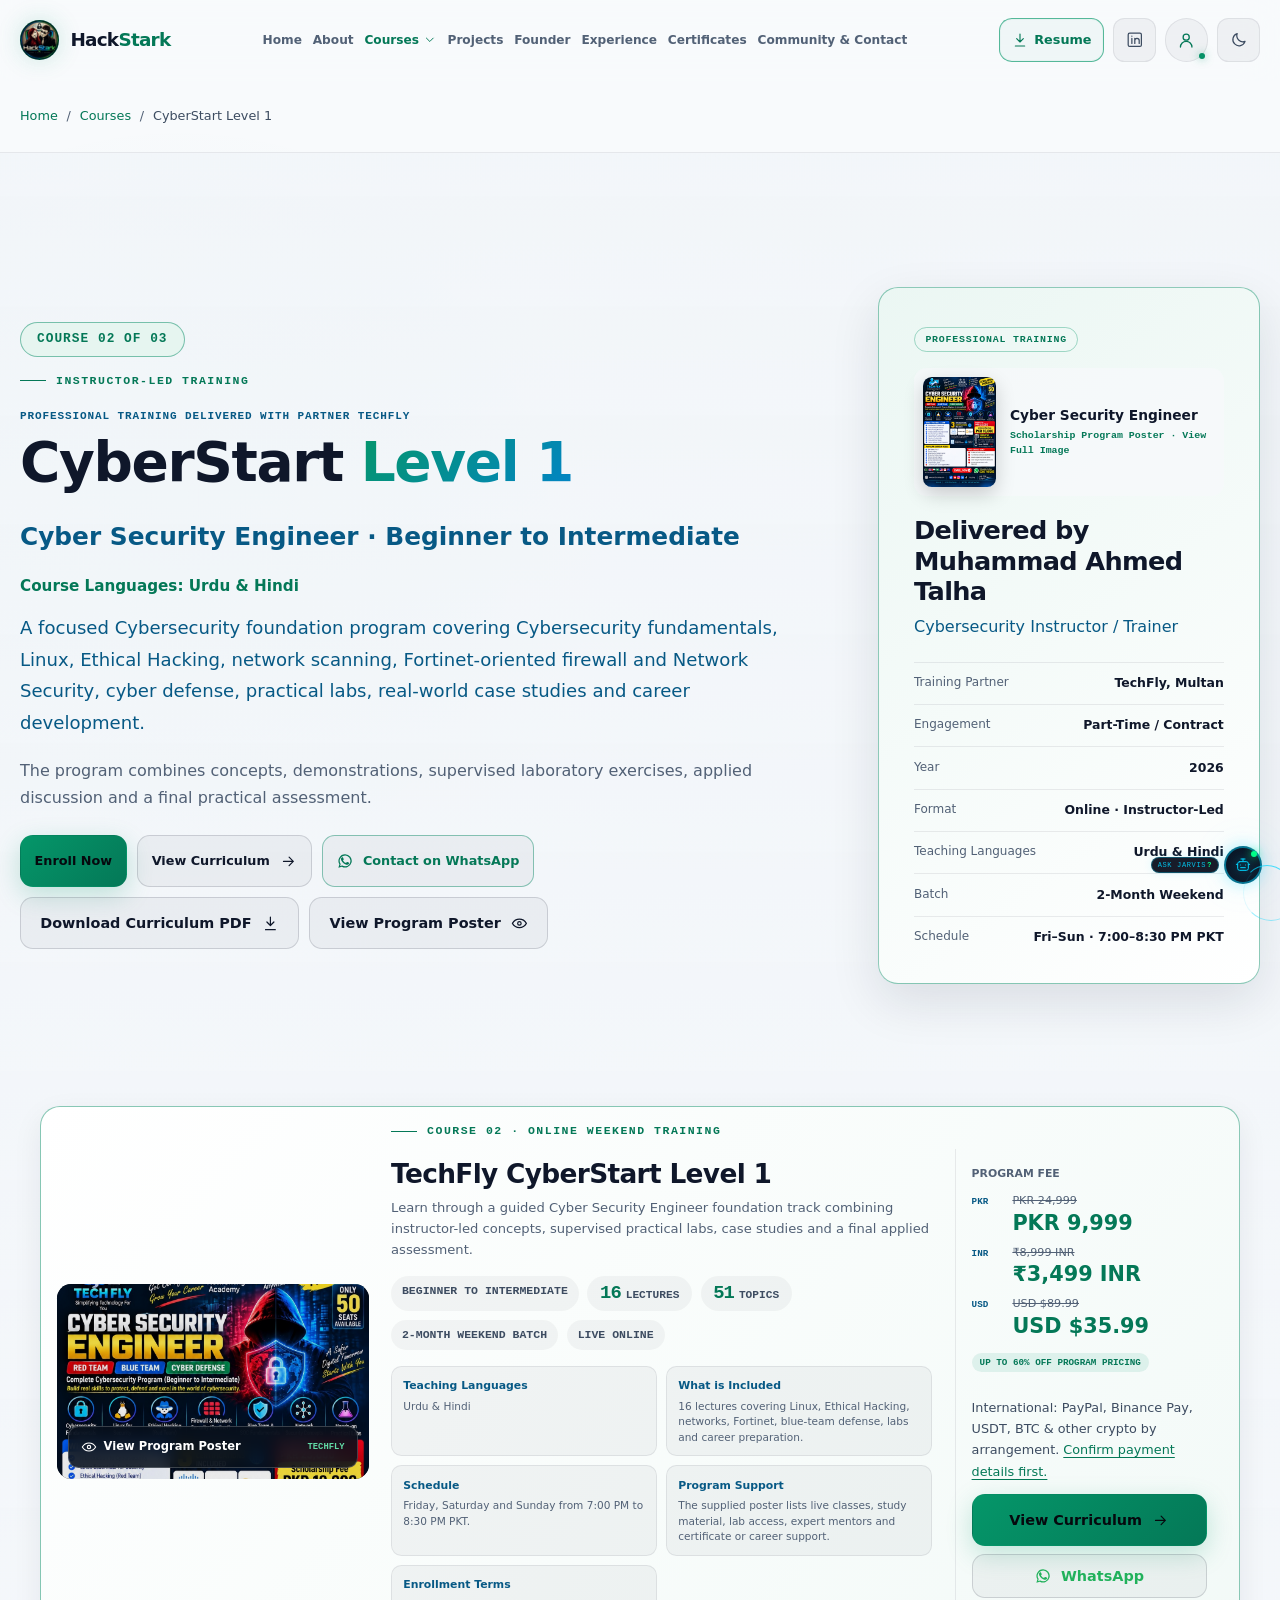
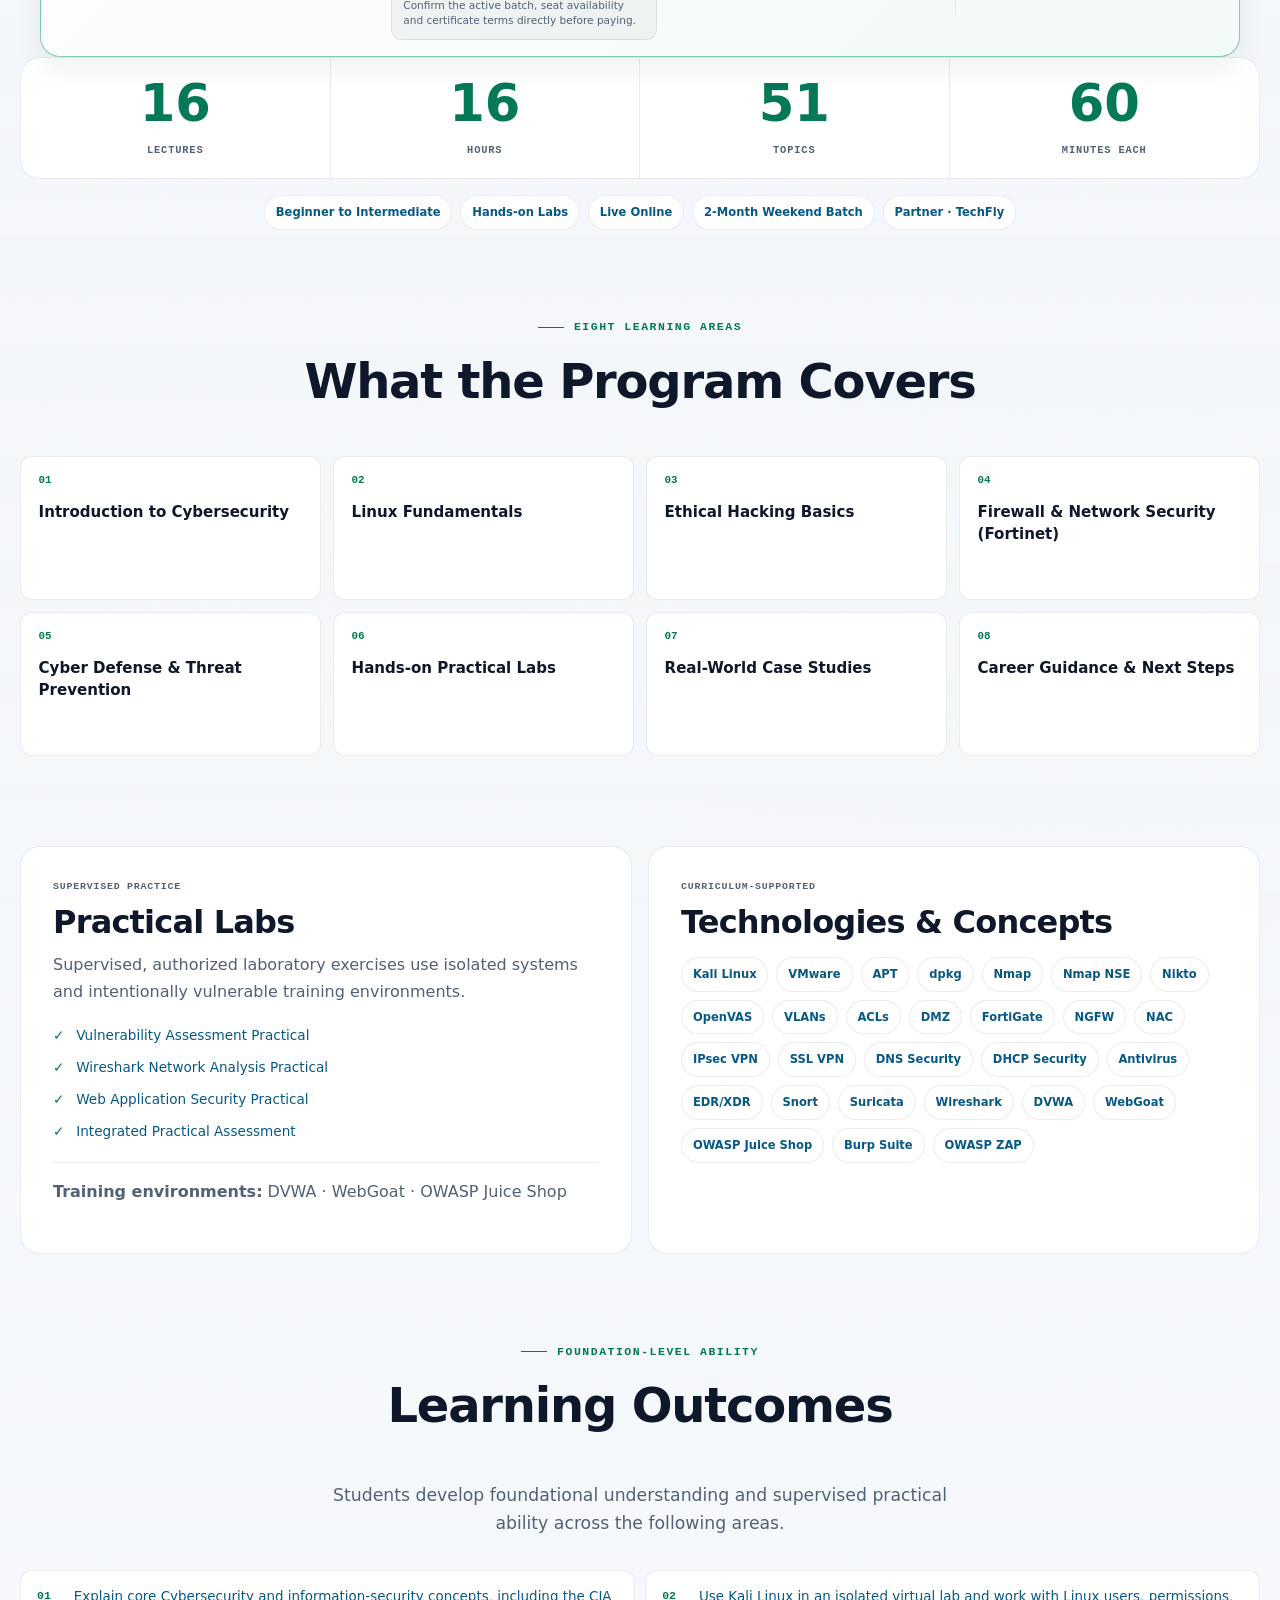
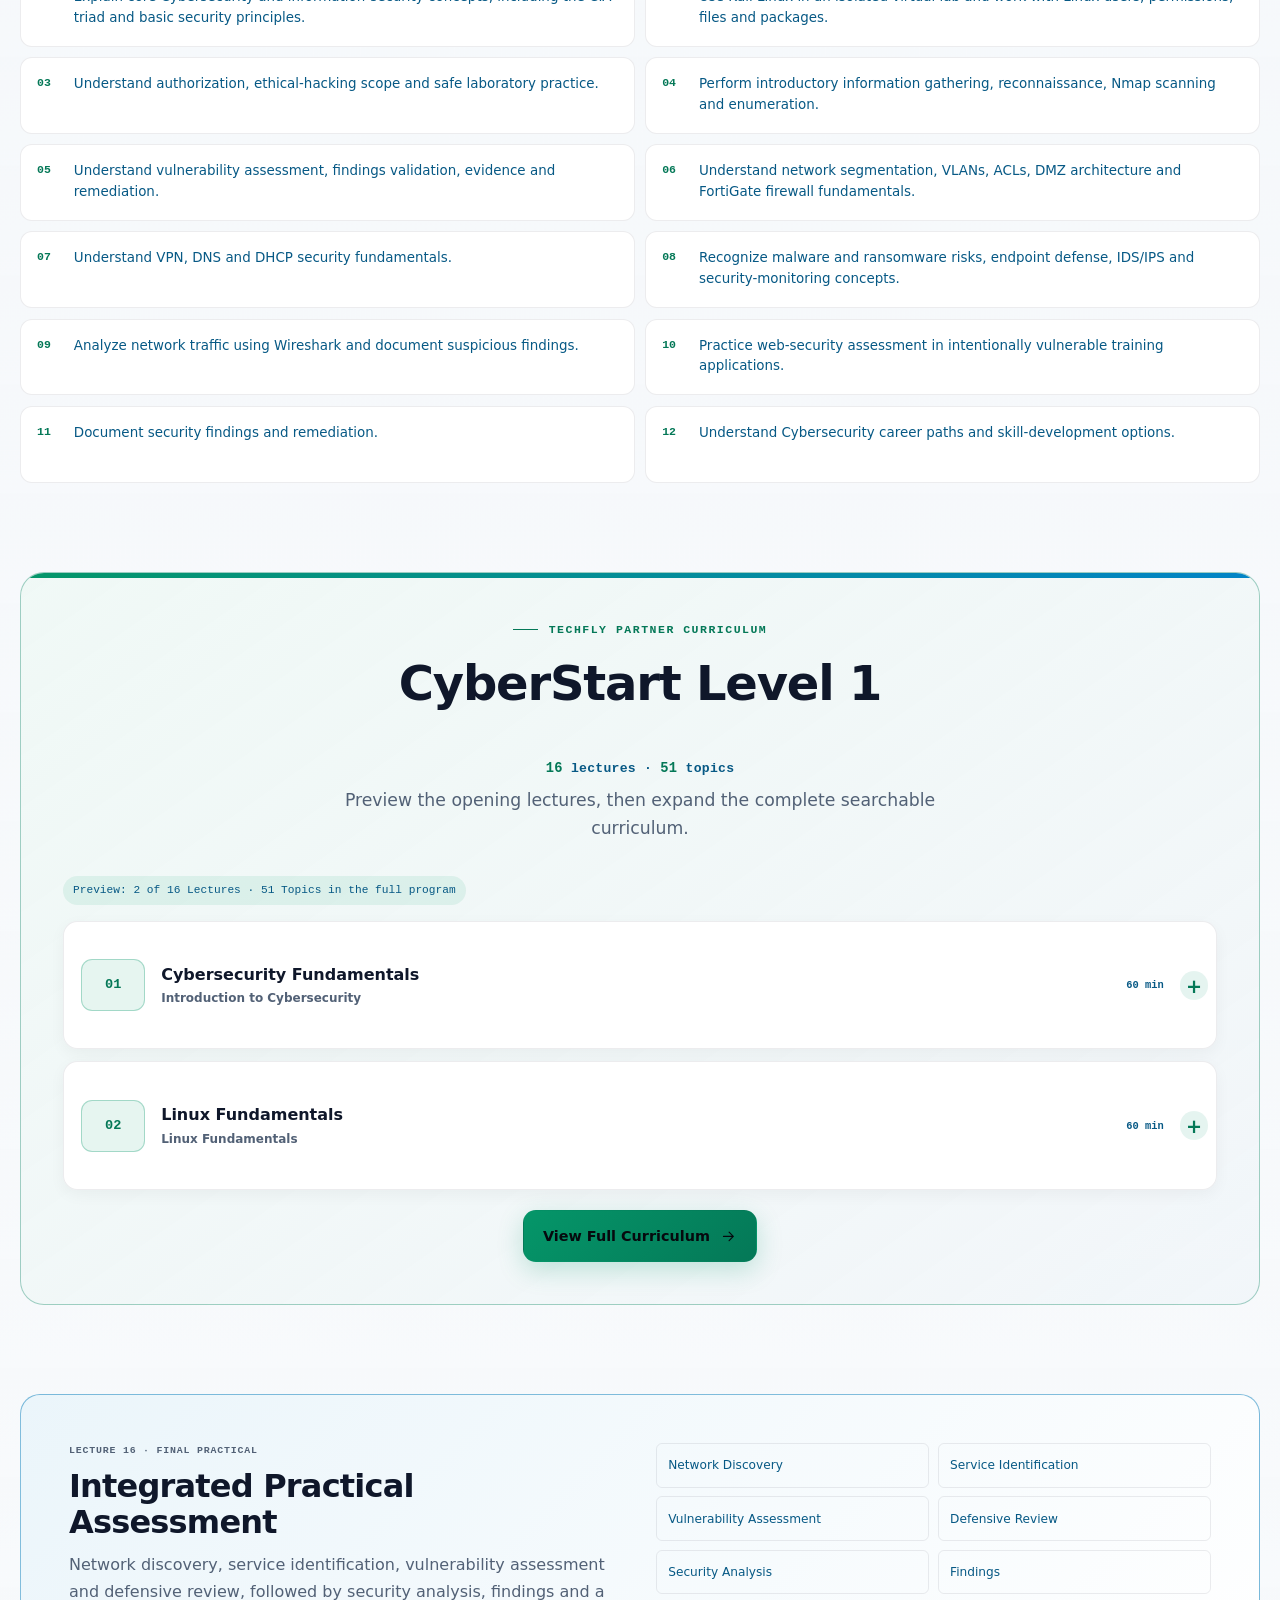
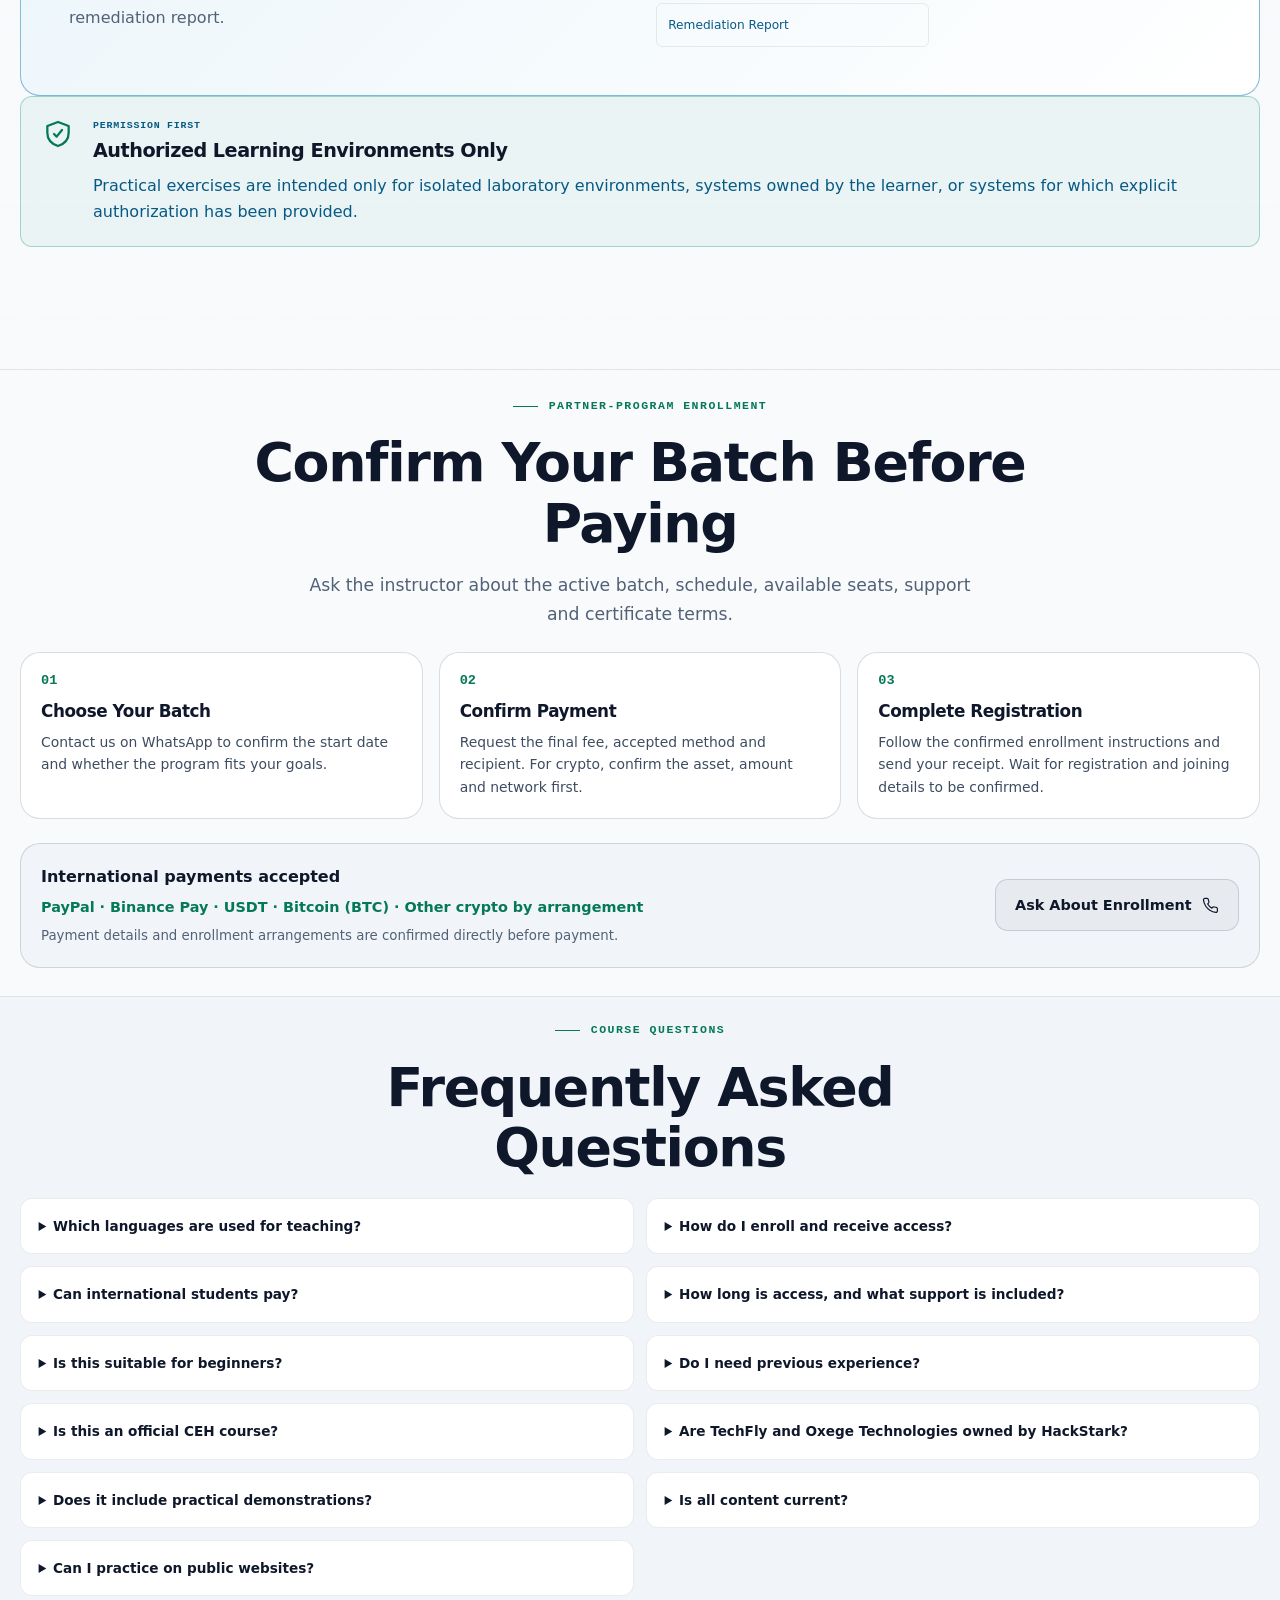
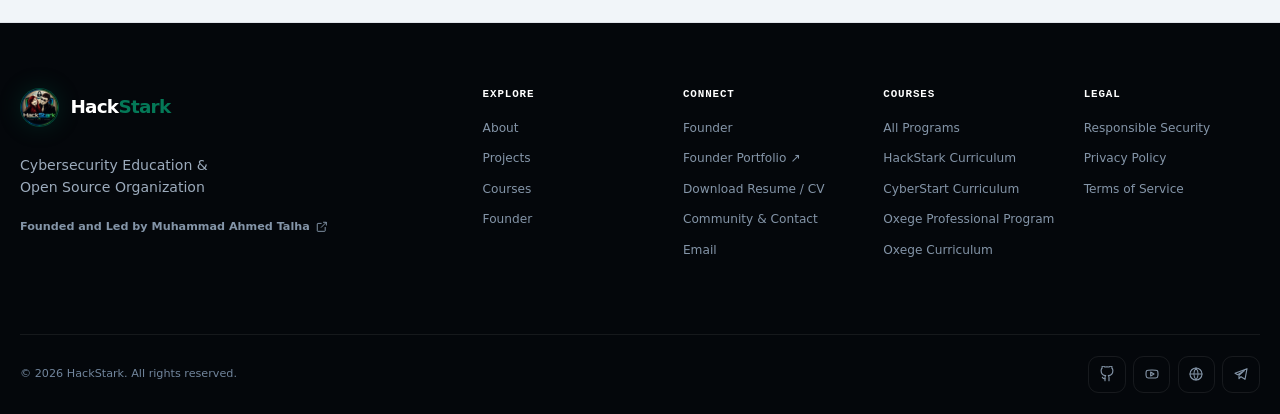
<file: cyberstart.html>
<!doctype html>
<html lang="en" data-theme="dark">
<head>
  <meta charset="utf-8">
  <meta name="viewport" content="width=device-width, initial-scale=1">
  <meta name="description" content="Explore TechFly’s instructor-led cybersecurity foundation course, taught in Urdu and Hindi, with 16 lectures, supervised labs and weekend learning.">
  <meta name="theme-color" content="#06090e">
  <meta name="color-scheme" content="dark light">
  <meta name="application-name" content="HackStark">
  <meta name="apple-mobile-web-app-title" content="HackStark">
  <meta name="mobile-web-app-capable" content="yes">
  <meta name="apple-mobile-web-app-capable" content="yes">
  <meta name="referrer" content="strict-origin-when-cross-origin">
  <title>CyberStart Level 1 | HackStark</title>

  <link rel="canonical" href="https://mahmedtalha.github.io/hackstark/cyberstart.html">
  <link rel="icon" href="favicon.ico" sizes="any">
  <link rel="icon" href="favicon-16x16.png" type="image/png" sizes="16x16">
  <link rel="icon" href="favicon-32x32.png" type="image/png" sizes="32x32">
  <link rel="icon" href="favicon-48x48.png" type="image/png" sizes="48x48">
  <link rel="apple-touch-icon" href="apple-touch-icon.png" sizes="180x180">
  <link rel="manifest" href="site.webmanifest?v=20260921b">
  <meta name="msapplication-TileColor" content="#020b13">
  <meta name="msapplication-TileImage" content="icon-144.png">

  <meta property="og:type" content="website">
  <meta property="og:site_name" content="HackStark">
  <meta property="og:title" content="CyberStart Level 1 | HackStark">
  <meta property="og:description" content="Explore TechFly’s instructor-led cybersecurity foundation course, taught in Urdu and Hindi, with 16 lectures, supervised labs and weekend learning.">
  <meta property="og:url" content="https://mahmedtalha.github.io/hackstark/cyberstart.html">
  <meta property="og:image" content="https://mahmedtalha.github.io/hackstark/og.png">
  <meta property="og:image:width" content="1200">
  <meta property="og:image:height" content="630">
  <meta property="og:image:alt" content="Circular HackStark logo with two masked figures, a shield and blue-green branding">

  <meta name="twitter:card" content="summary_large_image">
  <meta name="twitter:title" content="CyberStart Level 1 | HackStark">
  <meta name="twitter:description" content="Explore TechFly’s instructor-led cybersecurity foundation course, taught in Urdu and Hindi, with 16 lectures, supervised labs and weekend learning.">
  <meta name="twitter:image" content="https://mahmedtalha.github.io/hackstark/og.png">

  <link rel="preconnect" href="https://premium-cow-1150.clerk.accounts.dev" crossorigin>
  <link rel="dns-prefetch" href="//premium-cow-1150.clerk.accounts.dev">
  <link rel="preload" href="https://premium-cow-1150.clerk.accounts.dev/npm/@clerk/ui@1/dist/ui.browser.js" as="script" crossorigin="anonymous" fetchpriority="high">
  <link rel="preload" href="https://premium-cow-1150.clerk.accounts.dev/npm/@clerk/clerk-js@6/dist/clerk.browser.js" as="script" crossorigin="anonymous" fetchpriority="high">
  <link rel="stylesheet" href="style.css?v=20261008">
  <link rel="stylesheet" href="course.css?v=20261005c">
  <link rel="stylesheet" href="cyberstart.css?v=20261005">
  <link rel="stylesheet" href="jarvis-aichatbot.css?v=20260922">
  <link rel="stylesheet" href="site-updates.css?v=20261009c">
  <script defer fetchpriority="high" crossorigin="anonymous" src="https://premium-cow-1150.clerk.accounts.dev/npm/@clerk/ui@1/dist/ui.browser.js"></script>
  <script defer fetchpriority="high" crossorigin="anonymous" data-clerk-publishable-key="pk_test_cHJlbWl1bS1jb3ctMTE1MC5jbGVyay5hY2NvdW50cy5kZXYk" src="https://premium-cow-1150.clerk.accounts.dev/npm/@clerk/clerk-js@6/dist/clerk.browser.js"></script>
  <script src="clerk-auth.js?v=20260922g" defer></script>
  <script src="oxege-curriculum-data.js?v=20261004" defer></script>
  <script src="hackstark-data.js?v=20261009c" defer></script>
  <script src="script.js?v=20261009a" defer></script>
  <script src="site-pages.js?v=20261009b" defer></script>
  <script src="cyberstart.js?v=20261005" defer></script>
  <script src="whatsapp-enrollment.js?v=20261009a" defer></script>
  <script src="jarvis-aichatbot.js?v=20261009d" defer></script>

  <script type="application/ld+json">
{
  "@context": "https://schema.org",
  "@graph": [
    {
      "@type": "Organization",
      "@id": "https://mahmedtalha.github.io/hackstark/#organization",
      "name": "HackStark",
      "url": "https://mahmedtalha.github.io/hackstark/",
      "email": "hackstarkofficial@gmail.com",
      "description": "A cybersecurity education and open source organization founded and led by Muhammad Ahmed Talha, focused on practical learning, responsible security research and open source projects.",
      "founder": {
        "@id": "https://mahmedtalha.github.io/hackstark/#founder"
      },
      "hasCourse": {
        "@id": "https://mahmedtalha.github.io/hackstark/#ethical-hacking-course"
      },
      "sameAs": [
        "https://github.com/hackstarkofficial",
        "https://www.youtube.com/@hackstark8829",
        "https://facebook.com/hackstarkk/",
        "https://t.me/hackstarkofficial"
      ]
    },
    {
      "@type": "WebSite",
      "@id": "https://mahmedtalha.github.io/hackstark/#website",
      "url": "https://mahmedtalha.github.io/hackstark/",
      "name": "HackStark",
      "publisher": {
        "@id": "https://mahmedtalha.github.io/hackstark/#organization"
      }
    },
    {
      "@type": "Person",
      "@id": "https://mahmedtalha.github.io/hackstark/#founder",
      "name": "Muhammad Ahmed Talha",
      "jobTitle": "CyberSecurity and IT Infrastructure Professional; Founder and CEO of HackStark",
      "description": "CyberSecurity instructor and IT infrastructure manager with 6+ years of experience across security training, penetration testing, enterprise operations and open-source security projects.",
      "email": "ahmedtalha470@gmail.com",
      "telephone": "+92 302 3070227",
      "address": {
        "@type": "PostalAddress",
        "addressLocality": "Rahim Yar Khan",
        "addressCountry": "PK"
      },
      "url": "https://mahmedtalha.github.io/portfolio/",
      "image": "https://mahmedtalha.github.io/hackstark/muhammad-ahmed-talha.webp",
      "worksFor": {
        "@id": "https://mahmedtalha.github.io/hackstark/#organization"
      },
      "alumniOf": {
        "@type": "CollegeOrUniversity",
        "name": "Islamia University of Bahawalpur"
      },
      "knowsAbout": [
        "Penetration Testing",
        "VAPT",
        "Red Teaming",
        "Network Security",
        "Active Directory",
        "Fortinet",
        "pfSense",
        "MikroTik",
        "Windows Server",
        "Linux System Administration",
        "OSINT",
        "Python Automation"
      ],
      "sameAs": [
        "https://github.com/mahmedtalha",
        "https://linkedin.com/in/ahmedtalha470"
      ]
    },
    {
      "@type": "Course",
      "@id": "https://mahmedtalha.github.io/hackstark/#ethical-hacking-course",
      "name": "Ethical Hacking Course for Beginners",
      "description": "A structured beginner course covering Kali Linux lab setup, reconnaissance, vulnerability assessment, systems, networks, web security, wireless security, IoT, cloud computing and cryptography.",
      "url": "https://mahmedtalha.github.io/hackstark/ethical-hacking-course.html",
      "educationalLevel": "Beginner",
      "isAccessibleForFree": false,
      "inLanguage": [
        "ur",
        "hi",
        "en"
      ],
      "hasCourseInstance": {
        "@type": "CourseInstance",
        "courseMode": "online, self-paced",
        "instructor": {
          "@id": "https://mahmedtalha.github.io/hackstark/#founder"
        }
      },
      "offers": {
        "@type": "Offer",
        "priceCurrency": "PKR",
        "price": "1999"
      },
      "provider": {
        "@id": "https://mahmedtalha.github.io/hackstark/#organization"
      }
    },
    {
      "@type": "Course",
      "@id": "https://mahmedtalha.github.io/hackstark/#cyberstart",
      "name": "CyberStart Level 1",
      "alternateName": "Cyber Security Engineer Foundation Program",
      "description": "A 16-lecture online instructor-led cybersecurity foundation program delivered within a two-month weekend format, covering cybersecurity fundamentals, Linux, ethical hacking, network scanning, Fortinet-oriented firewall and network security, cyber defense, supervised practical labs, case studies, career guidance and an integrated practical assessment.",
      "url": "https://mahmedtalha.github.io/hackstark/cyberstart.html",
      "educationalLevel": "Foundation",
      "timeRequired": "PT16H",
      "inLanguage": [
        "ur",
        "hi"
      ],
      "provider": {
        "@type": "Organization",
        "name": "TechFly",
        "address": {
          "@type": "PostalAddress",
          "addressLocality": "Multan",
          "addressCountry": "PK"
        }
      },
      "hasCourseInstance": {
        "@type": "CourseInstance",
        "courseMode": "Online instructor-led weekend training",
        "instructor": {
          "@id": "https://mahmedtalha.github.io/hackstark/#founder"
        }
      },
      "offers": {
        "@type": "Offer",
        "priceCurrency": "PKR",
        "price": "9999"
      }
    },
    {
      "@type": "Course",
      "@id": "https://mahmedtalha.github.io/hackstark/#oxege-training",
      "name": "Professional Cybersecurity & Ethical Hacking Program",
      "alternateName": "CEH v13 / CEH AI-Aligned Curriculum",
      "description": "An independent three-month professional cybersecurity curriculum aligned with relevant CEH v13 and CEH AI subject areas. It is not official EC-Council courseware or an EC-Council-authorized training program.",
      "url": "https://mahmedtalha.github.io/hackstark/oxege-training.html",
      "educationalLevel": "Beginner to professional",
      "timeRequired": "P3M",
      "inLanguage": [
        "ur",
        "hi"
      ],
      "provider": {
        "@type": "Organization",
        "name": "Oxege Technologies"
      },
      "hasCourseInstance": {
        "@type": "CourseInstance",
        "courseMode": [
          "Online",
          "Physical classroom in Rahim Yar Khan"
        ],
        "location": {
          "@type": "Place",
          "name": "Rahim Yar Khan",
          "address": {
            "@type": "PostalAddress",
            "addressLocality": "Rahim Yar Khan",
            "addressCountry": "PK"
          }
        },
        "instructor": {
          "@id": "https://mahmedtalha.github.io/hackstark/#founder"
        }
      },
      "offers": {
        "@type": "Offer",
        "priceCurrency": "PKR",
        "price": "44999"
      }
    }
  ]
}
  </script>
</head>
<body class="detail-page">
  <a class="skip-link" href="#main-content">Skip to Main Content</a>
  <div class="scroll-progress" aria-hidden="true"><span id="scroll-progress-bar"></span></div>

  <!-- Reusable icon symbols -->
  <svg class="svg-sprite" aria-hidden="true" focusable="false">
    <symbol id="icon-arrow" viewBox="0 0 24 24"><path d="M5 12h14M13 6l6 6-6 6"/></symbol>
    <symbol id="icon-book" viewBox="0 0 24 24"><path d="M4 19.5A2.5 2.5 0 0 1 6.5 17H20V4H6.5A2.5 2.5 0 0 0 4 6.5v13Z"/><path d="M4 19.5v-13M8 8h8M8 12h6"/></symbol>
    <symbol id="icon-code" viewBox="0 0 24 24"><path d="m8 9-3 3 3 3M16 9l3 3-3 3M14 5l-4 14"/></symbol>
    <symbol id="icon-copy" viewBox="0 0 24 24"><rect x="9" y="9" width="11" height="11" rx="2"/><path d="M15 9V6a2 2 0 0 0-2-2H6a2 2 0 0 0-2 2v7a2 2 0 0 0 2 2h3"/></symbol>
    <symbol id="icon-download" viewBox="0 0 24 24"><path d="M12 3v12M7 10l5 5 5-5M5 21h14"/></symbol>
    <symbol id="icon-external" viewBox="0 0 24 24"><path d="M15 4h5v5M20 4l-9 9"/><path d="M18 13v6a1 1 0 0 1-1 1H5a1 1 0 0 1-1-1V7a1 1 0 0 1 1-1h6"/></symbol>
    <symbol id="icon-eye" viewBox="0 0 24 24"><path d="M2 12s3.5-6 10-6 10 6 10 6-3.5 6-10 6S2 12 2 12Z"/><circle cx="12" cy="12" r="2.5"/></symbol>
    <symbol id="icon-github" viewBox="0 0 24 24"><path d="M15 22v-4a4.8 4.8 0 0 0-1-3.5c3.3-.4 6.8-1.6 6.8-7.4A5.8 5.8 0 0 0 19.3 3 5.4 5.4 0 0 0 19.1.1S17.9-.3 15 1.6a13.4 13.4 0 0 0-6 0C6.1-.3 4.9.1 4.9.1A5.4 5.4 0 0 0 4.7 3a5.8 5.8 0 0 0-1.5 4.1c0 5.8 3.5 7 6.8 7.4A4.8 4.8 0 0 0 9 18v4"/><path d="M9 19c-3 .9-3-1.5-4-2"/></symbol>
    <symbol id="icon-globe" viewBox="0 0 24 24"><circle cx="12" cy="12" r="9"/><path d="M3 12h18M12 3a15 15 0 0 1 0 18M12 3a15 15 0 0 0 0 18"/></symbol>
    <symbol id="icon-grid" viewBox="0 0 24 24"><rect x="4" y="4" width="6" height="6" rx="1"/><rect x="14" y="4" width="6" height="6" rx="1"/><rect x="4" y="14" width="6" height="6" rx="1"/><rect x="14" y="14" width="6" height="6" rx="1"/></symbol>
    <symbol id="icon-instagram" viewBox="0 0 24 24"><rect x="3" y="3" width="18" height="18" rx="5"/><circle cx="12" cy="12" r="4"/><circle cx="17.5" cy="6.5" r=".8" fill="currentColor" stroke="none"/></symbol>
    <symbol id="icon-layers" viewBox="0 0 24 24"><path d="m12 3 9 5-9 5-9-5 9-5Z"/><path d="m3 12 9 5 9-5M3 16l9 5 9-5"/></symbol>
    <symbol id="icon-linkedin" viewBox="0 0 24 24"><rect x="3" y="3" width="18" height="18" rx="2"/><path d="M8 10v7M8 7v.01M12 17v-4a3 3 0 0 1 6 0v4M12 10v7"/></symbol>
    <symbol id="icon-lock" viewBox="0 0 24 24"><rect x="4" y="10" width="16" height="11" rx="2"/><path d="M8 10V7a4 4 0 0 1 8 0v3M12 14v3"/></symbol>
    <symbol id="icon-mail" viewBox="0 0 24 24"><rect x="3" y="5" width="18" height="14" rx="2"/><path d="m3 7 9 6 9-6"/></symbol>
    <symbol id="icon-menu" viewBox="0 0 24 24"><path d="M4 7h16M4 12h16M4 17h16"/></symbol>
    <symbol id="icon-moon" viewBox="0 0 24 24"><path d="M20.5 14.2A8.4 8.4 0 0 1 9.8 3.5 8.5 8.5 0 1 0 20.5 14.2Z"/></symbol>
    <symbol id="icon-network" viewBox="0 0 24 24"><circle cx="5" cy="6" r="2"/><circle cx="19" cy="6" r="2"/><circle cx="12" cy="18" r="2"/><path d="m7 7 4 9M17 7l-4 9M7 6h10"/></symbol>
    <symbol id="icon-phone" viewBox="0 0 24 24"><path d="M22 16.9v3a2 2 0 0 1-2.2 2 19.8 19.8 0 0 1-8.6-3.1 19.4 19.4 0 0 1-6-6A19.8 19.8 0 0 1 2.1 4.2 2 2 0 0 1 4.1 2h3a2 2 0 0 1 2 1.7c.1 1 .4 2 .7 2.9a2 2 0 0 1-.5 2.1L8.1 9.9a16 16 0 0 0 6 6l1.2-1.2a2 2 0 0 1 2.1-.5c1 .3 1.9.6 2.9.7a2 2 0 0 1 1.7 2Z"/></symbol>
    <symbol id="icon-whatsapp" viewBox="0 0 24 24"><path fill="currentColor" stroke="none" d="M17.47 14.38c-.3-.15-1.76-.87-2.03-.97-.27-.1-.47-.15-.67.15-.2.3-.77.97-.94 1.17-.17.2-.35.22-.64.07-.3-.15-1.26-.46-2.4-1.48a9 9 0 0 1-1.66-2.07c-.17-.3-.02-.46.13-.6.13-.13.3-.35.45-.52.15-.17.2-.3.3-.5.1-.2.05-.37-.03-.52-.07-.15-.67-1.61-.91-2.21-.24-.58-.49-.5-.67-.51h-.57c-.2 0-.52.07-.79.37-.27.3-1.04 1.02-1.04 2.48s1.07 2.88 1.21 3.08c.15.2 2.1 3.21 5.1 4.5.71.31 1.27.49 1.7.63.72.23 1.37.2 1.88.12.58-.09 1.76-.72 2.01-1.42.25-.7.25-1.3.17-1.42-.07-.13-.27-.2-.57-.35ZM12.04 2a9.84 9.84 0 0 0-8.4 14.95L2.05 22l5.18-1.53A9.9 9.9 0 1 0 12.04 2Zm0 17.98a8 8 0 0 1-4.08-1.12l-.29-.17-3.08.91.92-3-.19-.31a8.05 8.05 0 1 1 6.72 3.69Z"/></symbol>
    <symbol id="icon-play" viewBox="0 0 24 24"><circle cx="12" cy="12" r="9"/><path d="m10 8 6 4-6 4V8Z"/></symbol>
    <symbol id="icon-search" viewBox="0 0 24 24"><circle cx="11" cy="11" r="7"/><path d="m20 20-4-4"/></symbol>
    <symbol id="icon-server" viewBox="0 0 24 24"><rect x="3" y="4" width="18" height="6" rx="2"/><rect x="3" y="14" width="18" height="6" rx="2"/><path d="M7 7h.01M7 17h.01M11 7h6M11 17h6"/></symbol>
    <symbol id="icon-shield" viewBox="0 0 24 24"><path d="M12 3 20 6v5c0 5-3.3 8.4-8 10-4.7-1.6-8-5-8-10V6l8-3Z"/><path d="m9 12 2 2 4-5"/></symbol>
    <symbol id="icon-sun" viewBox="0 0 24 24"><circle cx="12" cy="12" r="4"/><path d="M12 2v2M12 20v2M4.9 4.9l1.4 1.4M17.7 17.7l1.4 1.4M2 12h2M20 12h2M4.9 19.1l1.4-1.4M17.7 6.3l1.4-1.4"/></symbol>
    <symbol id="icon-telegram" viewBox="0 0 24 24"><path d="m21 4-3 16-6-4-3 3v-5l8-7-10 6-4-2 18-7Z"/></symbol>
    <symbol id="icon-terminal" viewBox="0 0 24 24"><rect x="3" y="4" width="18" height="16" rx="2"/><path d="m7 9 3 3-3 3M13 15h4"/></symbol>
    <symbol id="icon-user" viewBox="0 0 24 24"><circle cx="12" cy="8" r="4"/><path d="M4.5 21a7.5 7.5 0 0 1 15 0"/></symbol>
    <symbol id="icon-wifi" viewBox="0 0 24 24"><path d="M4 10a12 12 0 0 1 16 0M7 13a8 8 0 0 1 10 0M10 16a4 4 0 0 1 4 0"/><circle cx="12" cy="19" r="1" fill="currentColor" stroke="none"/></symbol>
    <symbol id="icon-x" viewBox="0 0 24 24"><path d="M4 4l16 16M20 4 4 20"/></symbol>
    <symbol id="icon-youtube" viewBox="0 0 24 24"><path d="M21 12s0-4-1-5-3-1-8-1-7 0-8 1-1 5-1 5 0 4 1 5 3 1 8 1 7 0 8-1 1-5 1-5Z"/><path d="m10 9 5 3-5 3V9Z"/></symbol>
  </svg>

  <header class="site-header" id="site-header">
    <div class="container header-inner">
      <a class="brand" href="index.html#home" aria-label="HackStark home">
        <span class="brand-mark" aria-hidden="true"><img src="icon-48.png" width="36" height="36" alt=""></span>
        <span>Hack<span>Stark</span></span>
      </a>

      <nav class="desktop-nav" aria-label="Primary navigation">
        <a href="index.html#home">Home</a>
        <a href="index.html#about">About</a>
        <div class="courses-dropdown">
          <button class="courses-toggle" id="courses-toggle-desktop" type="button" aria-expanded="false" aria-haspopup="menu" aria-controls="courses-menu-desktop">Courses <svg aria-hidden="true" viewBox="0 0 24 24"><path d="m6 9 6 6 6-6"/></svg></button>
          <div class="courses-menu" id="courses-menu-desktop" role="menu" aria-labelledby="courses-toggle-desktop" hidden>
            <div class="courses-menu__intro" role="presentation"><div><span class="courses-menu__eyebrow">HackStark Learning Paths</span></div><span class="courses-menu__count">3 Courses</span></div>
            <a class="courses-tile courses-tile--01" role="menuitem" href="ethical-hacking-course.html" aria-labelledby="course-label-desktop-01">
              <span class="courses-tile__icon courses-tile__icon--art" aria-hidden="true"><img src="course-security-art.svg" width="80" height="80" alt=""></span>
              <div class="courses-tile__body">
                <p class="courses-tile__provider"><span class="courses-tile__label">By</span> <b>HackStark</b></p>
                <h3 id="course-label-desktop-01" class="course-title-two-lines"><span>Ethical Hacking Course</span> <span>for Beginners</span></h3>
                <div class="courses-tile__tags"><span>Beginner</span><span>Self-Paced</span></div>
              </div>
              <div class="courses-tile__actions">
                <span class="courses-tile__view" aria-hidden="true"><span>View Course</span> <svg aria-hidden="true"><use href="#icon-arrow"></use></svg></span>
              </div>
            </a>
            <a class="courses-tile courses-tile--02" role="menuitem" href="cyberstart.html" aria-labelledby="course-label-desktop-02">
              <span class="courses-tile__icon" aria-hidden="true"><svg><use href="#icon-terminal"></use></svg></span>
              <div class="courses-tile__body">
                <p class="courses-tile__provider"><span class="courses-tile__label">Partner</span> <b>TechFly</b></p>
                <h3 id="course-label-desktop-02">CyberStart Level 1</h3>
                <div class="courses-tile__tags"><span>16 Lectures</span><span>Beginner to Intermediate</span></div>
              </div>
              <div class="courses-tile__actions">
                <span class="courses-tile__view" aria-hidden="true"><span>View Course</span> <svg aria-hidden="true"><use href="#icon-arrow"></use></svg></span>
              </div>
            </a>
            <a class="courses-tile courses-tile--03" role="menuitem" href="oxege-training.html" aria-labelledby="course-label-desktop-03">
              <span class="courses-tile__icon" aria-hidden="true"><svg><use href="#icon-layers"></use></svg></span>
              <div class="courses-tile__body">
                <p class="courses-tile__provider"><span class="courses-tile__label">Partner</span> <b>Oxege Technologies</b></p>
                <h3 id="course-label-desktop-03">Professional Cybersecurity &amp; Ethical Hacking Program</h3>
                <div class="courses-tile__tags"><span>32 Modules · 587 Topics</span><span>CEH v13 / CEH AI Aligned</span></div>
              </div>
              <div class="courses-tile__actions">
                <span class="courses-tile__view" aria-hidden="true"><span>View Course</span> <svg aria-hidden="true"><use href="#icon-arrow"></use></svg></span>
              </div>
            </a>
          </div>
        </div>
        <a href="index.html#projects">Projects</a>
        <a href="index.html#founder">Founder</a>
        <a href="index.html#experience">Experience</a>
        <a href="index.html#credentials">Certificates</a>
        <a href="index.html#community">Community &amp; Contact</a>
      </nav>

      <div class="header-actions">
        <a class="button button--small button--outline-accent header-resume header-cta" href="M-Ahmed-Talha-Resume-2026.pdf?v=20260922-2" download="M-Ahmed-Talha-Resume-2026.pdf" aria-label="Download Muhammad Ahmed Talha's resume as a PDF"><svg aria-hidden="true"><use href="#icon-download"></use></svg><span>Resume</span></a>
        <a class="icon-button header-linkedin header-cta" href="https://linkedin.com/in/ahmedtalha470" target="_blank" rel="noopener noreferrer" aria-label="View Muhammad Ahmed Talha's LinkedIn profile" title="View LinkedIn"><svg aria-hidden="true"><use href="#icon-linkedin"></use></svg></a>
        <div class="auth-controls" id="clerk-auth-controls" aria-live="polite">
          <button class="auth-loading" data-clerk-loading type="button" aria-label="Open account" aria-busy="false" title="Sign in or create an account">
            <svg aria-hidden="true"><use href="#icon-user"></use></svg>
          </button>
          <div class="auth-signed-in" data-clerk-signed-in hidden>
            <span class="sr-only">Signed in Account Menu</span>
            <div id="clerk-user-button"></div>
          </div>
          <span class="auth-status" data-clerk-status hidden></span>
        </div>
        <button class="icon-button theme-toggle" id="theme-toggle" type="button" aria-label="Switch to light theme" title="Change color theme">
          <svg class="theme-icon theme-icon--sun" aria-hidden="true"><use href="#icon-sun"></use></svg>
          <svg class="theme-icon theme-icon--moon" aria-hidden="true"><use href="#icon-moon"></use></svg>
        </button>
        <button class="icon-button menu-toggle" id="menu-toggle" type="button" aria-expanded="false" aria-controls="mobile-menu" aria-label="Open navigation menu">
          <svg aria-hidden="true"><use href="#icon-menu"></use></svg>
        </button>
      </div>
    </div>

    <nav class="mobile-nav" id="mobile-menu" aria-label="Mobile navigation" hidden>
      <div class="mobile-nav__inner">
        <a href="index.html#home">Home</a>
        <a href="index.html#about">About</a>
        <div class="courses-dropdown">
          <button class="courses-toggle" id="courses-toggle-mobile" type="button" aria-expanded="false" aria-haspopup="menu" aria-controls="courses-menu-mobile">Courses <svg aria-hidden="true" viewBox="0 0 24 24"><path d="m6 9 6 6 6-6"/></svg></button>
          <div class="courses-menu" id="courses-menu-mobile" role="menu" aria-labelledby="courses-toggle-mobile" hidden>
            <div class="courses-menu__intro" role="presentation"><div><span class="courses-menu__eyebrow">HackStark Learning Paths</span></div><span class="courses-menu__count">3 Courses</span></div>
            <a class="courses-tile courses-tile--01" role="menuitem" href="ethical-hacking-course.html" aria-labelledby="course-label-mobile-01">
              <span class="courses-tile__icon courses-tile__icon--art" aria-hidden="true"><img src="course-security-art.svg" width="80" height="80" alt=""></span>
              <div class="courses-tile__body">
                <p class="courses-tile__provider"><span class="courses-tile__label">By</span> <b>HackStark</b></p>
                <h3 id="course-label-mobile-01" class="course-title-two-lines"><span>Ethical Hacking Course</span> <span>for Beginners</span></h3>
                <div class="courses-tile__tags"><span>Beginner</span><span>Self-Paced</span></div>
              </div>
              <div class="courses-tile__actions">
                <span class="courses-tile__view" aria-hidden="true"><span>View Course</span> <svg aria-hidden="true"><use href="#icon-arrow"></use></svg></span>
              </div>
            </a>
            <a class="courses-tile courses-tile--02" role="menuitem" href="cyberstart.html" aria-labelledby="course-label-mobile-02">
              <span class="courses-tile__icon" aria-hidden="true"><svg><use href="#icon-terminal"></use></svg></span>
              <div class="courses-tile__body">
                <p class="courses-tile__provider"><span class="courses-tile__label">Partner</span> <b>TechFly</b></p>
                <h3 id="course-label-mobile-02">CyberStart Level 1</h3>
                <div class="courses-tile__tags"><span>16 Lectures</span><span>Beginner to Intermediate</span></div>
              </div>
              <div class="courses-tile__actions">
                <span class="courses-tile__view" aria-hidden="true"><span>View Course</span> <svg aria-hidden="true"><use href="#icon-arrow"></use></svg></span>
              </div>
            </a>
            <a class="courses-tile courses-tile--03" role="menuitem" href="oxege-training.html" aria-labelledby="course-label-mobile-03">
              <span class="courses-tile__icon" aria-hidden="true"><svg><use href="#icon-layers"></use></svg></span>
              <div class="courses-tile__body">
                <p class="courses-tile__provider"><span class="courses-tile__label">Partner</span> <b>Oxege Technologies</b></p>
                <h3 id="course-label-mobile-03">Professional Cybersecurity &amp; Ethical Hacking Program</h3>
                <div class="courses-tile__tags"><span>32 Modules · 587 Topics</span><span>CEH v13 / CEH AI Aligned</span></div>
              </div>
              <div class="courses-tile__actions">
                <span class="courses-tile__view" aria-hidden="true"><span>View Course</span> <svg aria-hidden="true"><use href="#icon-arrow"></use></svg></span>
              </div>
            </a>
          </div>
        </div>
        <a href="index.html#projects">Projects</a>
        <a href="index.html#founder">Founder</a>
        <a href="index.html#experience">Experience</a>
        <a href="index.html#credentials">Certificates</a>
        <a href="index.html#community">Community &amp; Contact</a>
        <a class="mobile-resume-link" href="M-Ahmed-Talha-Resume-2026.pdf?v=20260922-2" download="M-Ahmed-Talha-Resume-2026.pdf"><svg aria-hidden="true"><use href="#icon-download"></use></svg> Download Resume / CV</a>
        <a class="mobile-linkedin-link" href="https://linkedin.com/in/ahmedtalha470" target="_blank" rel="noopener noreferrer"><svg aria-hidden="true"><use href="#icon-linkedin"></use></svg> View LinkedIn</a>
      </div>
    </nav>
  </header>

  <main id="main-content">
<nav class="container course-breadcrumb" aria-label="Breadcrumb"><a href="index.html">Home</a><span aria-hidden="true">/</span><a href="index.html#courses">Courses</a><span aria-hidden="true">/</span><span aria-current="page">CyberStart Level 1</span></nav>
    <!-- CyberStart Level 1: separate instructor-led professional training program -->
    <section class="section cyberstart" id="cyberstart" aria-labelledby="cyberstart-heading">
      <div class="container">
        <div class="cyberstart-hero reveal">
          <div class="cyberstart-hero__copy">
            <span class="curriculum-sequence">Course 02 of 03</span>
            <p class="eyebrow"><span></span> Instructor-Led Training</p>
            <p class="cyberstart-program-label">Professional Training Delivered with Partner TechFly</p>
            <h1 id="cyberstart-heading">CyberStart <em>Level 1</em></h1>
            <p class="cyberstart-subtitle">Cyber Security Engineer · Beginner to Intermediate</p>
            <p class="course-teaching-languages">Course Languages: Urdu &amp; Hindi</p>
            <p class="cyberstart-lead">A focused Cybersecurity foundation program covering Cybersecurity fundamentals, Linux, Ethical Hacking, network scanning, Fortinet-oriented firewall and Network Security, cyber defense, practical labs, real-world case studies and career development.</p>
            <p>The program combines concepts, demonstrations, supervised laboratory exercises, applied discussion and a final practical assessment.</p>
            <div class="cyberstart-actions course-preview-actions">
 <a class="button button--primary" href="https://wa.me/923023070227?text=Hello%2C+I+would+like+to+enroll+in+TechFly+CyberStart+Level+1.+Please+confirm+the+active+batch%2C+available+seats%2C+fees%2C+schedule+and+registration+details." rel="noopener noreferrer" target="_blank">
  Enroll Now
 </a>
 <a class="button button--ghost" href="#cyberstart-curriculum">
  View Curriculum
  <svg aria-hidden="true">
   <use href="#icon-arrow">
   </use>
  </svg>
 </a>
 <a aria-label="Ask on WhatsApp about TechFly CyberStart Level 1" class="button button--ghost course-preview-contact" href="https://wa.me/923023070227?text=Hello%2C%20I%20would%20like%20more%20information%20about%20the%20TechFly%20CyberStart%20Level%201%20course.%20Please%20share%20the%20curriculum%2C%20fees%2C%20weekend%20schedule%2C%20and%20enrollment%20details." rel="noopener noreferrer" target="_blank">
  <svg aria-hidden="true" class="whatsapp-icon">
   <use href="#icon-whatsapp">
   </use>
  </svg>
  <span>
   Contact on WhatsApp
  </span>
 </a>
</div>
<div class="cyberstart-actions course-preview-resources">
 <a aria-label="Download TechFly CyberStart Level 1 curriculum PDF" class="button button--ghost" download="CyberStart_Level_1_Techfly_16_Lecture_Curriculum.pdf" href="CyberStart_Level_1_Techfly_16_Lecture_Curriculum.pdf">
  Download Curriculum PDF
  <svg aria-hidden="true">
   <use href="#icon-download">
   </use>
  </svg>
 </a>
 <a class="button button--ghost" href="techfly-cyber-security-engineer-poster.jpg" rel="noopener noreferrer" target="_blank">
  View Program Poster
  <svg aria-hidden="true">
   <use href="#icon-eye">
   </use>
  </svg>
 </a>
</div>
          </div>
          <aside class="cyberstart-credential" aria-label="CyberStart delivery details">
            <span class="cyberstart-credential__badge">Professional Training</span>
            <a class="cyberstart-poster" href="techfly-cyber-security-engineer-poster.jpg" target="_blank" rel="noopener noreferrer" aria-label="Open the TechFly Cyber Security Engineer scholarship program poster">
              <img src="techfly-cyber-security-engineer-poster.jpg" width="1024" height="1536" loading="lazy" decoding="async" alt="TechFly Cyber Security Engineer scholarship poster showing the online weekend program">
              <span><strong>Cyber Security Engineer</strong><small>Scholarship Program Poster · View Full Image</small></span>
            </a>
            <h3>Delivered by<br>Muhammad Ahmed Talha</h3>
            <p>Cybersecurity Instructor / Trainer</p>
            <dl>
              <div><dt>Training Partner</dt><dd>TechFly, Multan</dd></div>
              <div><dt>Engagement</dt><dd>Part-Time / Contract</dd></div>
              <div><dt>Year</dt><dd>2026</dd></div>
              <div><dt>Format</dt><dd>Online · Instructor-Led</dd></div>
              <div><dt>Teaching Languages</dt><dd>Urdu &amp; Hindi</dd></div>
              <div><dt>Batch</dt><dd>2-Month Weekend</dd></div>
              <div><dt>Schedule</dt><dd>Fri–Sun · 7:00–8:30 PM PKT</dd></div>
            </dl>
          </aside>
        </div>

        <div class="container course-enrollment course-enrollment--techfly" id="enroll-techfly">
          <div class="course-enrollment__media course-enrollment__media--poster">
            <img src="techfly-cyber-security-engineer-poster.jpg" width="1024" height="1536" loading="lazy" decoding="async" alt="TechFly Cyber Security Engineer online weekend scholarship program poster">
            <a href="techfly-cyber-security-engineer-poster.jpg" target="_blank" rel="noopener noreferrer"><svg aria-hidden="true"><use href="#icon-eye"></use></svg> View Program Poster <span>TechFly</span></a>
          </div>
          <div class="course-enrollment__content">
            <p class="eyebrow"><span></span> Course 02 · Online weekend training</p>
            <h3><a class="course-enrollment__title-link" href="#cyberstart">TechFly CyberStart Level 1</a></h3>
            <p>Learn through a guided Cyber Security Engineer foundation track combining instructor-led concepts, supervised practical labs, case studies and a final applied assessment.</p>
            <ul class="course-enrollment__highlights"><li>Beginner to Intermediate</li><li><strong class="stat-number stat-number--compact" data-count-up>16</strong><span>Lectures</span></li><li><strong class="stat-number stat-number--compact" data-count-up>51</strong><span>Topics</span></li><li>2-Month Weekend Batch</li><li>Live Online</li></ul>
            <dl class="course-purchase-details" aria-label="TechFly course purchase details">
              <div><dt>Teaching Languages</dt><dd>Urdu &amp; Hindi</dd></div>
              <div><dt>What is Included</dt><dd>16 lectures covering Linux, Ethical Hacking, networks, Fortinet, blue-team defense, labs and career preparation.</dd></div>
              <div><dt>Schedule</dt><dd>Friday, Saturday and Sunday from 7:00 PM to 8:30 PM PKT.</dd></div>
              <div><dt>Program Support</dt><dd>The supplied poster lists live classes, study material, lab access, expert mentors and certificate or career support.</dd></div>
              <div><dt>Enrollment Terms</dt><dd>Confirm the active batch, seat availability and certificate terms directly before paying.</dd></div>
            </dl>
          </div>
          <div class="course-enrollment__purchase">
            <span>Program Fee</span>
            <div class="course-price-pairs" aria-label="TechFly pricing in Pakistani rupees, Indian rupees and US dollars">
              <div><small>PKR</small><del>PKR 24,999</del><strong>PKR 9,999</strong></div>
              <div class="course-price-inr"><small>INR</small><del>₹8,999 INR</del><strong>₹3,499 INR</strong></div>
              <div><small>USD</small><del>USD $89.99</del><strong>USD $35.99</strong></div>
            </div>
            <span class="course-discount">Up to 60% Off Program Pricing</span>
<p class="course-payment-methods">International: PayPal, Binance Pay, USDT, BTC &amp; other crypto by arrangement. <a href="#enrollment-guide">Confirm payment details first.</a></p>
            <div class="course-enrollment__actions">
              <a class="button button--primary" href="#cyberstart-curriculum">View Curriculum <svg aria-hidden="true"><use href="#icon-arrow"></use></svg></a>
              <a class="button button--ghost enrollment-whatsapp" href="https://wa.me/923023070227?text=Hello%2C%20I%20would%20like%20information%20about%20the%20TechFly%20CyberStart%20Level%201%20program.%20Please%20share%20the%20active%20batch%2C%20fees%2C%20schedule%2C%20and%20enrollment%20details." target="_blank" rel="noopener noreferrer"><svg class="whatsapp-icon" aria-hidden="true"><use href="#icon-whatsapp"></use></svg> WhatsApp</a>
            </div>
          </div>
        </div>

        <div class="cyberstart-stats" aria-label="CyberStart program highlights">
          <div><strong data-count-up>16</strong><span>Lectures</span></div><div><strong data-count-up>16</strong><span>Hours</span></div><div><strong data-count-up>51</strong><span>Topics</span></div><div><strong data-count-up>60</strong><span>Minutes Each</span></div>
        </div>
        <ul class="cyberstart-badges" aria-label="Program attributes">
          <li>Beginner to Intermediate</li><li>Hands-on Labs</li><li>Live Online</li><li>2-Month Weekend Batch</li><li>Partner · TechFly</li>
        </ul>

        <div class="cyberstart-block" aria-labelledby="cyberstart-covers-heading">
          <div class="section-intro section-intro--center">
            <p class="eyebrow"><span></span> Eight Learning Areas</p>
            <h3 id="cyberstart-covers-heading">What the Program Covers</h3>
          </div>
          <ol class="cyberstart-area-grid" id="cyberstart-learning-areas"></ol>
        </div>

        <div class="cyberstart-split cyberstart-block">
          <article class="cyberstart-panel" aria-labelledby="cyberstart-labs-heading">
            <p class="mono-label">Supervised practice</p>
            <h3 id="cyberstart-labs-heading">Practical Labs</h3>
            <p>Supervised, authorized laboratory exercises use isolated systems and intentionally vulnerable training environments.</p>
            <ul class="cyberstart-check-list" id="cyberstart-labs"></ul>
            <p class="cyberstart-platforms"><strong>Training environments:</strong> DVWA · WebGoat · OWASP Juice Shop</p>
          </article>
          <article class="cyberstart-panel" aria-labelledby="cyberstart-tools-heading">
            <p class="mono-label">Curriculum-supported</p>
            <h3 id="cyberstart-tools-heading">Technologies &amp; Concepts</h3>
            <ul class="cyberstart-tool-list" id="cyberstart-tools"></ul>
          </article>
        </div>

        <div class="cyberstart-block" aria-labelledby="cyberstart-outcomes-heading">
          <div class="section-intro section-intro--center">
            <p class="eyebrow"><span></span> Foundation-Level Ability</p>
            <h3 id="cyberstart-outcomes-heading">Learning Outcomes</h3>
            <p>Students develop foundational understanding and supervised practical ability across the following areas.</p>
          </div>
          <ul class="cyberstart-outcomes" id="cyberstart-outcomes"></ul>
        </div>

        <div class="cyberstart-block cyberstart-curriculum" id="cyberstart-curriculum" aria-labelledby="cyberstart-curriculum-heading">
          <div class="section-intro section-intro--center">
            <p class="eyebrow"><span></span> TechFly Partner Curriculum</p>
            <h3 id="cyberstart-curriculum-heading">CyberStart Level 1</h3>
            <p class="curriculum-count"><strong data-count-up>16</strong> lectures · <strong data-count-up>51</strong> topics</p>
            <p>Preview the opening lectures, then expand the complete searchable curriculum.</p>
          </div>
          <div class="cyberstart-curriculum__tools" hidden>
            <label class="cyberstart-search"><span>Search CyberStart Curriculum</span><span><svg aria-hidden="true"><use href="#icon-search"></use></svg><input type="search" id="cyberstart-search" placeholder="Search lectures, topics or tools" autocomplete="off"></span></label>
            <div class="cyberstart-actions--compact"><button type="button" id="cyberstart-expand">Expand All</button><button type="button" id="cyberstart-collapse">Collapse All</button></div>
          </div>
          <div class="cyberstart-filters" id="cyberstart-filters" role="group" aria-label="Filter CyberStart curriculum by learning area" hidden></div>
          <p class="cyberstart-status" id="cyberstart-status" role="status" aria-live="polite"></p>
          <div class="cyberstart-lecture-list" id="cyberstart-lecture-list"></div>
          <div class="curriculum-more"><button class="button button--primary" type="button" id="cyberstart-full-toggle" aria-expanded="false" aria-controls="cyberstart-lecture-list">View Full Curriculum <svg aria-hidden="true"><use href="#icon-arrow"></use></svg></button></div>
          <noscript><p class="course-noscript">Enable JavaScript to use curriculum search, filters and accessible lecture accordions.</p></noscript>
        </div>

        <div class="cyberstart-assessment cyberstart-block" aria-labelledby="cyberstart-assessment-heading">
          <div><p class="mono-label">Lecture 16 · Final practical</p><h3 id="cyberstart-assessment-heading">Integrated Practical Assessment</h3><p>Network discovery, service identification, vulnerability assessment and defensive review, followed by security analysis, findings and a remediation report.</p></div>
          <ul><li>Network Discovery</li><li>Service Identification</li><li>Vulnerability Assessment</li><li>Defensive Review</li><li>Security Analysis</li><li>Findings</li><li>Remediation Report</li></ul>
        </div>

        <aside class="cyberstart-safety" aria-labelledby="cyberstart-safety-heading">
          <svg aria-hidden="true"><use href="#icon-shield"></use></svg>
          <div><p class="mono-label">Permission first</p><h3 id="cyberstart-safety-heading">Authorized Learning Environments Only</h3><p>Practical exercises are intended only for isolated laboratory environments, systems owned by the learner, or systems for which explicit authorization has been provided.</p></div>
        </aside>
      </div>
    </section>

    <section class="section enrollment-guide" id="enrollment-guide" aria-labelledby="enrollment-guide-heading">
      <div class="container">
        <div class="section-intro section-intro--center"><p class="eyebrow"><span></span> Partner-program enrollment</p><h2 id="enrollment-guide-heading">Confirm Your Batch Before Paying</h2><p>Ask the instructor about the active batch, schedule, available seats, support and certificate terms.</p></div>
        <ol class="enrollment-steps partner-enrollment-steps">
          <li><span>01</span><div><h3>Choose Your Batch</h3><p>Contact us on WhatsApp to confirm the start date and whether the program fits your goals.</p></div></li>
          <li><span>02</span><div><h3>Confirm Payment</h3><p>Request the final fee, accepted method and recipient. For crypto, confirm the asset, amount and network first.</p></div></li>
          <li><span>03</span><div><h3>Complete Registration</h3><p>Follow the confirmed enrollment instructions and send your receipt. Wait for registration and joining details to be confirmed.</p></div></li>
        </ol>
        <div class="international-payments"><div><strong>International payments accepted</strong><p>PayPal · Binance Pay · USDT · Bitcoin (BTC) · Other crypto by arrangement</p><small>Payment details and enrollment arrangements are confirmed directly before payment.</small></div><a class="button button--ghost" href="https://wa.me/923023070227?text=Hello%2C%20please%20confirm%20the%20active%20batch%2C%20schedule%2C%20payment%20details%20and%20enrollment%20steps%20for%20TechFly%20CyberStart%20Level%201." target="_blank" rel="noopener noreferrer">Ask About Enrollment <svg aria-hidden="true"><use href="#icon-phone"></use></svg></a></div>
      </div>
    </section>
    <section class="section course-home-section section--tinted course-faq" id="faq" aria-labelledby="faq-heading">
      <div class="container">
        <div class="section-intro section-intro--center"><p class="eyebrow"><span></span> Course questions</p><h2 id="faq-heading">Frequently Asked Questions</h2></div>
        <div class="faq-list">
          <details><summary>Which languages are used for teaching?</summary><p>The HackStark Ethical Hacking Course for Beginners is taught in Urdu, Hindi and English. TechFly CyberStart Level 1 and the Oxege professional program are taught in Urdu and Hindi.</p></details>
          <details><summary>How do I enroll and receive access?</summary><p>For the self-paced course, create an account or sign in, choose a payment method, complete payment and send your receipt on WhatsApp with your account email. Access starts after manual verification and confirmed approval. Ask about the expected verification time before paying. Partner-program enrollment and active batches are confirmed directly.</p></details>
          <details><summary>Can international students pay?</summary><p>Yes. PayPal, Binance Pay, USDT, Bitcoin (BTC) and other crypto by arrangement are accepted. Contact us on WhatsApp before paying to confirm recipient details, the final amount, currency and any fees. For crypto, confirm both the asset and network. INR prices are reference prices; confirm settlement details first.</p></details>
          <details><summary>How long is access, and what support is included?</summary><p>Ask HackStark to confirm the access period and support arrangements before paying. For instructor-led programs, also confirm the active batch, schedule and certificate terms.</p></details>
          <details><summary>Is this suitable for beginners?</summary><p>Yes. It begins with virtualization and Kali Linux setup before introducing Cybersecurity topics.</p></details>
          <details><summary>Do I need previous experience?</summary><p>No. Basic computer knowledge is sufficient; networking knowledge is helpful.</p></details>
          <details><summary>Is this an official CEH course?</summary><p>No. It is independent HackStark education and does not award EC Council certification.</p></details>
          <details><summary>Are TechFly and Oxege Technologies owned by HackStark?</summary><p>No. They are independent training partners. Neither Muhammad Ahmed Talha nor HackStark owns either organization.</p></details>
          <details><summary>Does it include practical demonstrations?</summary><p>Yes. Lab demonstrations must only be reproduced in controlled, authorized environments.</p></details>
          <details><summary>Is all content current?</summary><p>Foundational and legacy lessons are clearly labeled, with current official documentation linked where available.</p></details>
          <details><summary>Can I practice on public websites?</summary><p>No. Use your own systems, intentionally vulnerable labs, CTFs or explicitly authorized targets only.</p></details>
        </div>
      </div>
    </section>

  </main>

  <dialog class="auth-dialog" id="auth-dialog" aria-labelledby="auth-dialog-title">
    <div class="auth-dialog__card">
      <button class="auth-dialog__close" type="button" data-auth-dialog-close aria-label="Close account dialog">×</button>
      <div class="auth-dialog__intro">
        <span class="mono-label" id="auth-dialog-title">HackStark Account</span>
      </div>
      <div class="auth-dialog__switcher" role="group" aria-label="Choose account action">
        <button type="button" class="is-active" data-auth-view="signIn" aria-pressed="true"><svg aria-hidden="true"><use href="#icon-user"></use></svg><span><strong>Sign in</strong><small>Existing Account</small></span></button>
        <button type="button" data-auth-view="signUp" aria-pressed="false"><svg aria-hidden="true"><use href="#icon-lock"></use></svg><span><strong>Sign Up</strong><small>Create Account</small></span></button>
      </div>
      <div class="auth-purchase-help">
        <a href="https://wa.me/923023070227?text=Assalam%20o%20Alaikum.%20I%20need%20help%20signing%20in%20or%20purchasing%20the%20HackStark%20course." target="_blank" rel="noopener noreferrer" aria-label="Contact HackStark on WhatsApp at +92 302 3070227 for account and course purchase help"><svg aria-hidden="true"><use href="#icon-phone"></use></svg><span><strong>Contact on WhatsApp</strong><small>Account &amp; Course Purchase Help</small><em>+92 302 3070227</em></span><svg class="auth-purchase-help__arrow" aria-hidden="true"><use href="#icon-arrow"></use></svg></a>
      </div>
      <div id="clerk-auth-mount"></div>
    </div>
  </dialog>

  <dialog class="payment-dialog" id="payment-dialog" aria-labelledby="payment-dialog-title">
    <form method="dialog" class="payment-dialog__card">
      <button class="payment-dialog__close" value="cancel" aria-label="Close payment instructions">×</button>
      <p class="eyebrow"><span></span> Secure manual verification</p>
      <h2 id="payment-dialog-title">Complete Payment</h2>
      <p class="payment-dialog__intro">Choose a method below. For international payments, request the recipient and final amount on WhatsApp first. After payment, send your receipt for manual verification.</p>

      <div class="payment-summary">
        <span>Ethical Hacking Course for Beginners</span>
        <div><del>PKR 4,999 · USD $19.99</del><strong data-payment-current-price>PKR 1,999</strong></div>
      </div>

      <div class="payment-coupon" data-payment-coupon>
        <label for="payment-coupon-code">Coupon Code</label>
        <div class="payment-coupon__controls">
          <input id="payment-coupon-code" data-coupon-input type="text" inputmode="text" autocomplete="off" autocapitalize="characters" spellcheck="false" placeholder="Enter coupon code">
          <button type="button" data-coupon-apply>Apply Coupon</button>
        </div>
        <p class="payment-coupon__status" data-coupon-status role="status" aria-live="polite">Save 10% to 50% with a valid coupon.</p>
      </div>

      <fieldset class="payment-methods">
        <legend>Select payment method</legend>
        <label><input type="radio" name="payment-method" value="JazzCash" checked><span><strong>JazzCash</strong><small>Muhammad Ahmed Talha · 03238621733</small></span></label>
        <label><input type="radio" name="payment-method" value="Easypaisa"><span><strong>Easypaisa</strong><small>03023070227</small></span></label>
        <label><input type="radio" name="payment-method" value="PayPal"><span><strong>PayPal</strong><small>International · USD</small></span></label>
        <label><input type="radio" name="payment-method" value="Binance Pay"><span><strong>Binance Pay</strong><small>International · confirm Pay ID &amp; asset</small></span></label>
        <label><input type="radio" name="payment-method" value="USDT"><span><strong>USDT</strong><small>Confirm wallet &amp; network first</small></span></label>
        <label><input type="radio" name="payment-method" value="Bitcoin (BTC)"><span><strong>Bitcoin (BTC)</strong><small>Request current BTC amount</small></span></label>
        <label><input type="radio" name="payment-method" value="Other Crypto"><span><strong>Other Crypto</strong><small>Confirm asset &amp; network first</small></span></label>
      </fieldset>

      <p class="payment-method-help" data-payment-help aria-live="polite">Local transfers are charged in PKR. International recipients and crypto networks must be confirmed on WhatsApp before payment.</p>
      <div class="payment-instructions" data-payment-instructions>
        <span>Pay via JazzCash</span>
        <dl><div><dt>Account Title</dt><dd>Muhammad Ahmed Talha</dd></div><div><dt>JazzCash Number</dt><dd>03238621733</dd></div><div><dt>Amount to Pay</dt><dd>PKR 1,999</dd></div></dl>
      </div>

      <div class="payment-notice"><svg aria-hidden="true"><use href="#icon-shield"></use></svg><p><strong>Manual approval only</strong> Sending a message or screenshot does not mark the payment as approved. Access begins after HackStark verifies the transaction. Ask about refund eligibility before paying; no automatic refund is promised.</p></div>
      <a class="button button--primary payment-whatsapp" data-payment-whatsapp href="#" target="_blank" rel="noopener noreferrer"><svg aria-hidden="true"><use href="#icon-phone"></use></svg> Send Receipt on WhatsApp</a>
      <p class="payment-whatsapp-number">WhatsApp: <strong>03023070227</strong></p>
    </form>
  </dialog>

  <footer class="site-footer">
    <div class="container footer-main">
      <div class="footer-brand">
        <a class="brand brand--footer" href="index.html#home" aria-label="HackStark home"><span class="brand-mark" aria-hidden="true"><img src="icon-48.png" width="36" height="36" alt=""></span><span>Hack<span>Stark</span></span></a>
        <p>Cybersecurity Education &amp;<br>Open Source Organization</p>
        <a class="footer-founder" href="https://mahmedtalha.github.io/portfolio/" target="_blank" rel="noopener noreferrer">Founded and Led by Muhammad Ahmed Talha <svg aria-hidden="true"><use href="#icon-external"></use></svg></a>
      </div>
      <div class="footer-links">
        <div><h2>Explore</h2><a href="index.html#about">About</a><a href="index.html#projects">Projects</a><a href="index.html#courses">Courses</a><a href="index.html#founder">Founder</a></div>
        <div><h2>Connect</h2><a href="index.html#founder">Founder</a><a href="https://mahmedtalha.github.io/portfolio/" target="_blank" rel="noopener noreferrer">Founder Portfolio ↗</a><a href="M-Ahmed-Talha-Resume-2026.pdf?v=20260922-2" download="M-Ahmed-Talha-Resume-2026.pdf">Download Resume / CV</a><a href="index.html#community">Community &amp; Contact</a><a href="mailto:hackstarkofficial@gmail.com">Email</a></div>
        <div><h2>Courses</h2><a href="index.html#courses">All Programs</a><a href="ethical-hacking-course.html#curriculum">HackStark Curriculum</a><a href="#cyberstart-curriculum">CyberStart Curriculum</a><a href="oxege-training.html#oxege-training">Oxege Professional Program</a><a href="oxege-training.html#oxege-curriculum">Oxege Curriculum</a></div>
        <div><h2>Legal</h2><a href="index.html#responsible-security">Responsible Security</a><a href="privacy.html">Privacy Policy</a><a href="terms.html">Terms of Service</a></div>
      </div>
    </div>
    <div class="container footer-bottom">
      <p>© 2026 HackStark. All rights reserved.</p>
      <div class="social-list" aria-label="HackStark social profiles">
        <a href="https://github.com/hackstarkofficial" target="_blank" rel="noopener noreferrer" data-social="github" aria-label="HackStark on GitHub"><svg aria-hidden="true"><use href="#icon-github"></use></svg></a>
        <a href="https://www.youtube.com/@hackstark8829" target="_blank" rel="noopener noreferrer" data-social="youtube" aria-label="HackStark on YouTube"><svg aria-hidden="true"><use href="#icon-youtube"></use></svg></a>
        <a href="https://facebook.com/hackstarkk/" target="_blank" rel="noopener noreferrer" data-social="facebook" aria-label="HackStark on Facebook"><svg aria-hidden="true"><use href="#icon-globe"></use></svg></a>
        <a href="https://t.me/hackstarkofficial" target="_blank" rel="noopener noreferrer" data-social="telegramChannel" aria-label="HackStark Telegram channel"><svg aria-hidden="true"><use href="#icon-telegram"></use></svg></a>
      </div>
    </div>
  </footer>

  <button class="back-to-top" id="back-to-top" type="button" aria-label="Back to top" title="Back to top">
    <svg aria-hidden="true"><use href="#icon-arrow"></use></svg>
  </button>

  <div id="jarvis-assistant">
    <button id="jarvis-launcher" type="button" aria-label="Open JARVIS, HackStark Assistant" aria-controls="jarvis-chat-window" aria-expanded="false">
      <span class="jarvis-tooltip" role="tooltip">Ask JARVIS</span>
      <span class="jarvis-btn-core" aria-hidden="true">
        <span class="jarvis-ring"></span><span class="jarvis-ring-2"></span>
        <svg viewBox="0 0 24 24"><path d="M9 3h6M12 3v3M7 7h10a3 3 0 0 1 3 3v7a3 3 0 0 1-3 3H7a3 3 0 0 1-3-3v-7a3 3 0 0 1 3-3Z"/><path d="M8 12h.01M16 12h.01M8.5 16h7M4 11H2M22 11h-2"/></svg>
        <span class="jarvis-pulse"></span>
      </span>
      <span class="jarvis-label">ASK JARVIS<span class="jarvis-question">?</span></span>
    </button>

    <section id="jarvis-chat-window" role="dialog" aria-modal="false" aria-labelledby="jarvis-dialog-title" aria-describedby="jarvis-dialog-subtitle" aria-hidden="true" hidden inert>
      <header id="jarvis-header">
        <div class="jarvis-header-icon" aria-hidden="true">
          <svg viewBox="0 0 24 24"><path d="M9 3h6M12 3v3M7 7h10a3 3 0 0 1 3 3v7a3 3 0 0 1-3 3H7a3 3 0 0 1-3-3v-7a3 3 0 0 1 3-3Z"/><path d="M8 12h.01M16 12h.01M8.5 16h7"/></svg>
        </div>
        <div class="jarvis-header-info">
          <h2 id="jarvis-dialog-title">JARVIS: Local Site Guide</h2>
          <p id="jarvis-dialog-subtitle">Rule-based help for HackStark, projects, experience and courses.</p>
          <span class="jarvis-online-badge"><span class="jarvis-online-dot"></span>Local</span>
        </div>
        <div class="jarvis-header-controls">
          <button id="jarvis-minimize-btn" class="jarvis-ctrl-btn" type="button" aria-label="Minimize JARVIS" title="Minimize" aria-expanded="true">−</button>
          <button id="jarvis-close-btn" class="jarvis-ctrl-btn jarvis-close-btn" type="button" aria-label="Close JARVIS" title="Close">×</button>
        </div>
      </header>

      <div id="jarvis-messages" role="log" aria-live="polite" aria-relevant="additions"></div>

      <div id="jarvis-input-area">
        <form id="jarvis-form" novalidate>
          <label class="jarvis-sr-only" for="jarvis-text-input">Ask JARVIS About HackStark or Muhammad Ahmed Talha</label>
          <div class="jarvis-input-row">
            <textarea id="jarvis-text-input" rows="1" maxlength="500" placeholder="Ask about experience, skills, projects or HackStark..." autocomplete="off"></textarea>
            <button id="jarvis-send-btn" class="jarvis-input-btn" type="submit" aria-label="Send message" title="Send">
              <svg viewBox="0 0 24 24" aria-hidden="true"><path d="m4 4 17 8-17 8 3-8-3-8Z"/><path d="M7 12h14"/></svg>
            </button>
          </div>
        </form>
        <div class="jarvis-input-footer">
          <button id="jarvis-clear-btn" type="button">Clear Chat</button>
        </div>
      </div>
    </section>
  </div>
  <noscript><div class="noscript-note">JavaScript is optional here. All primary content and links remain available without it.</div></noscript>
</body>
</html>
</file>
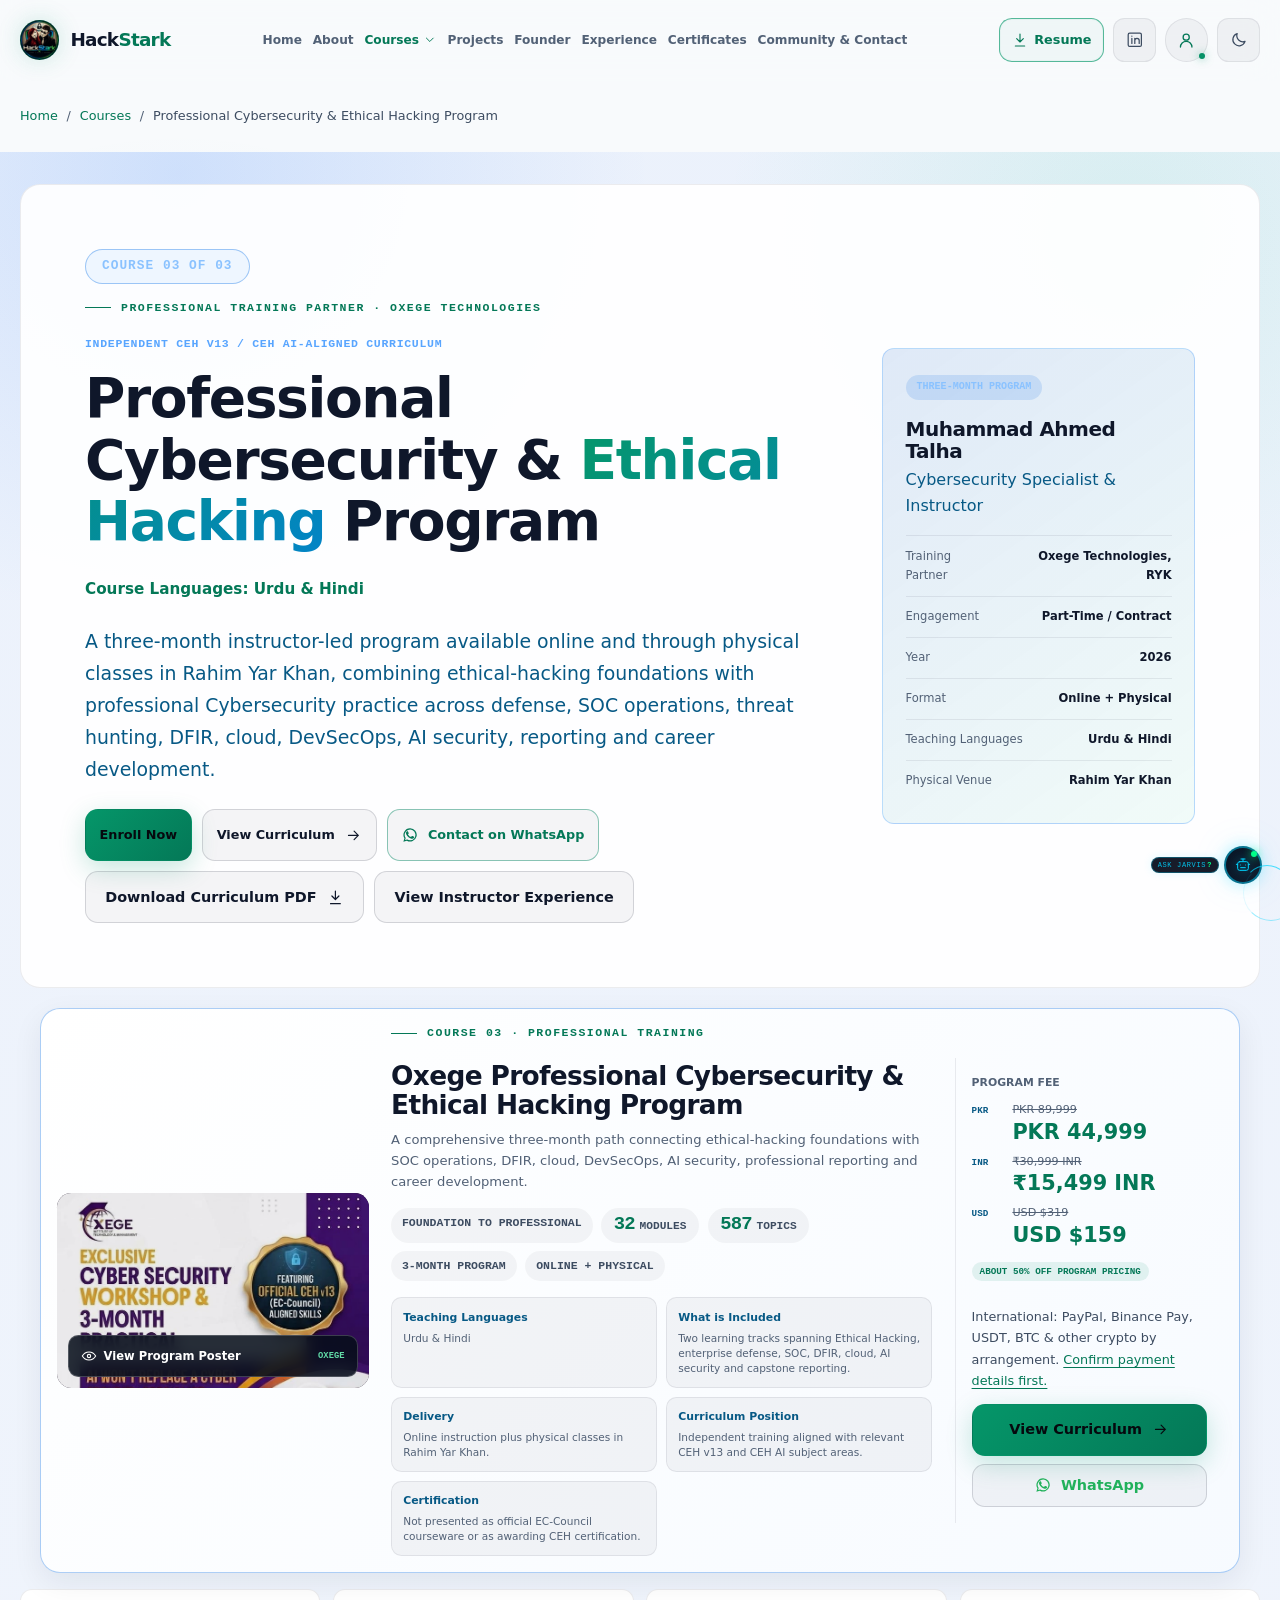
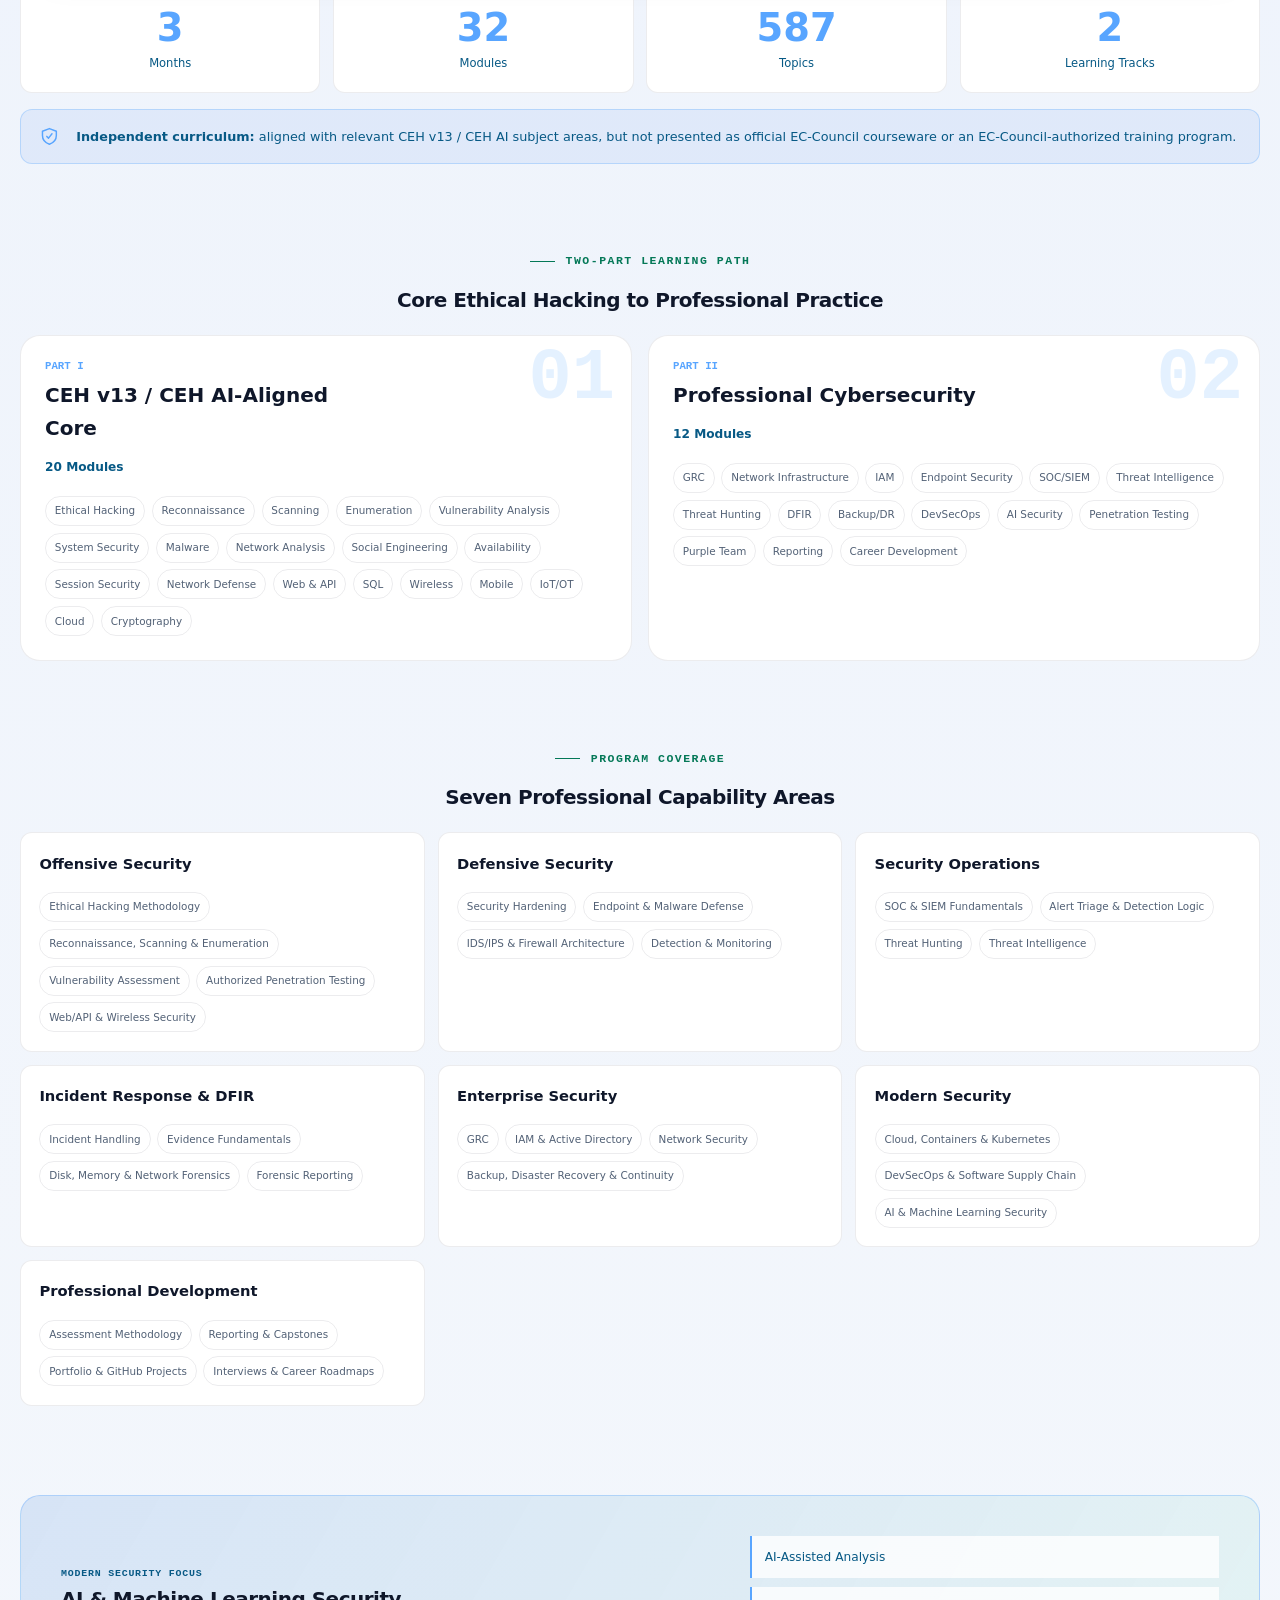
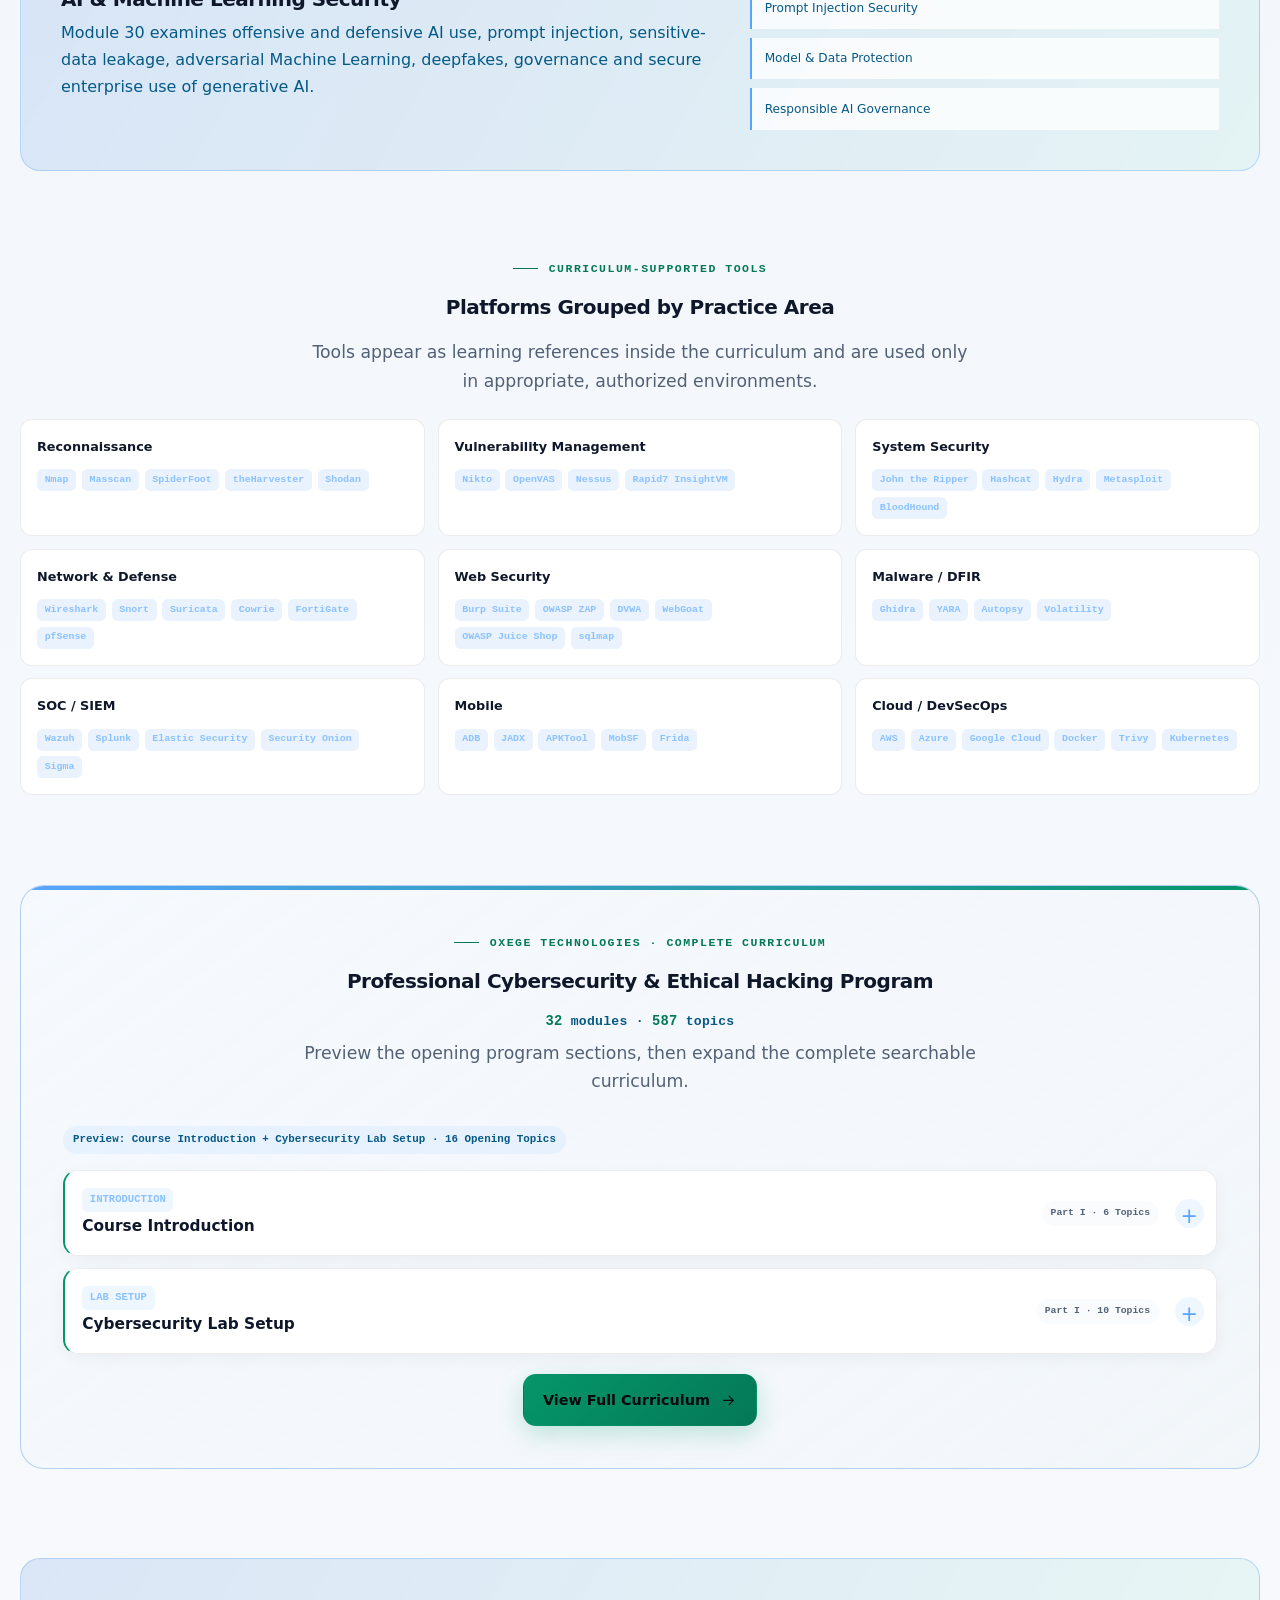
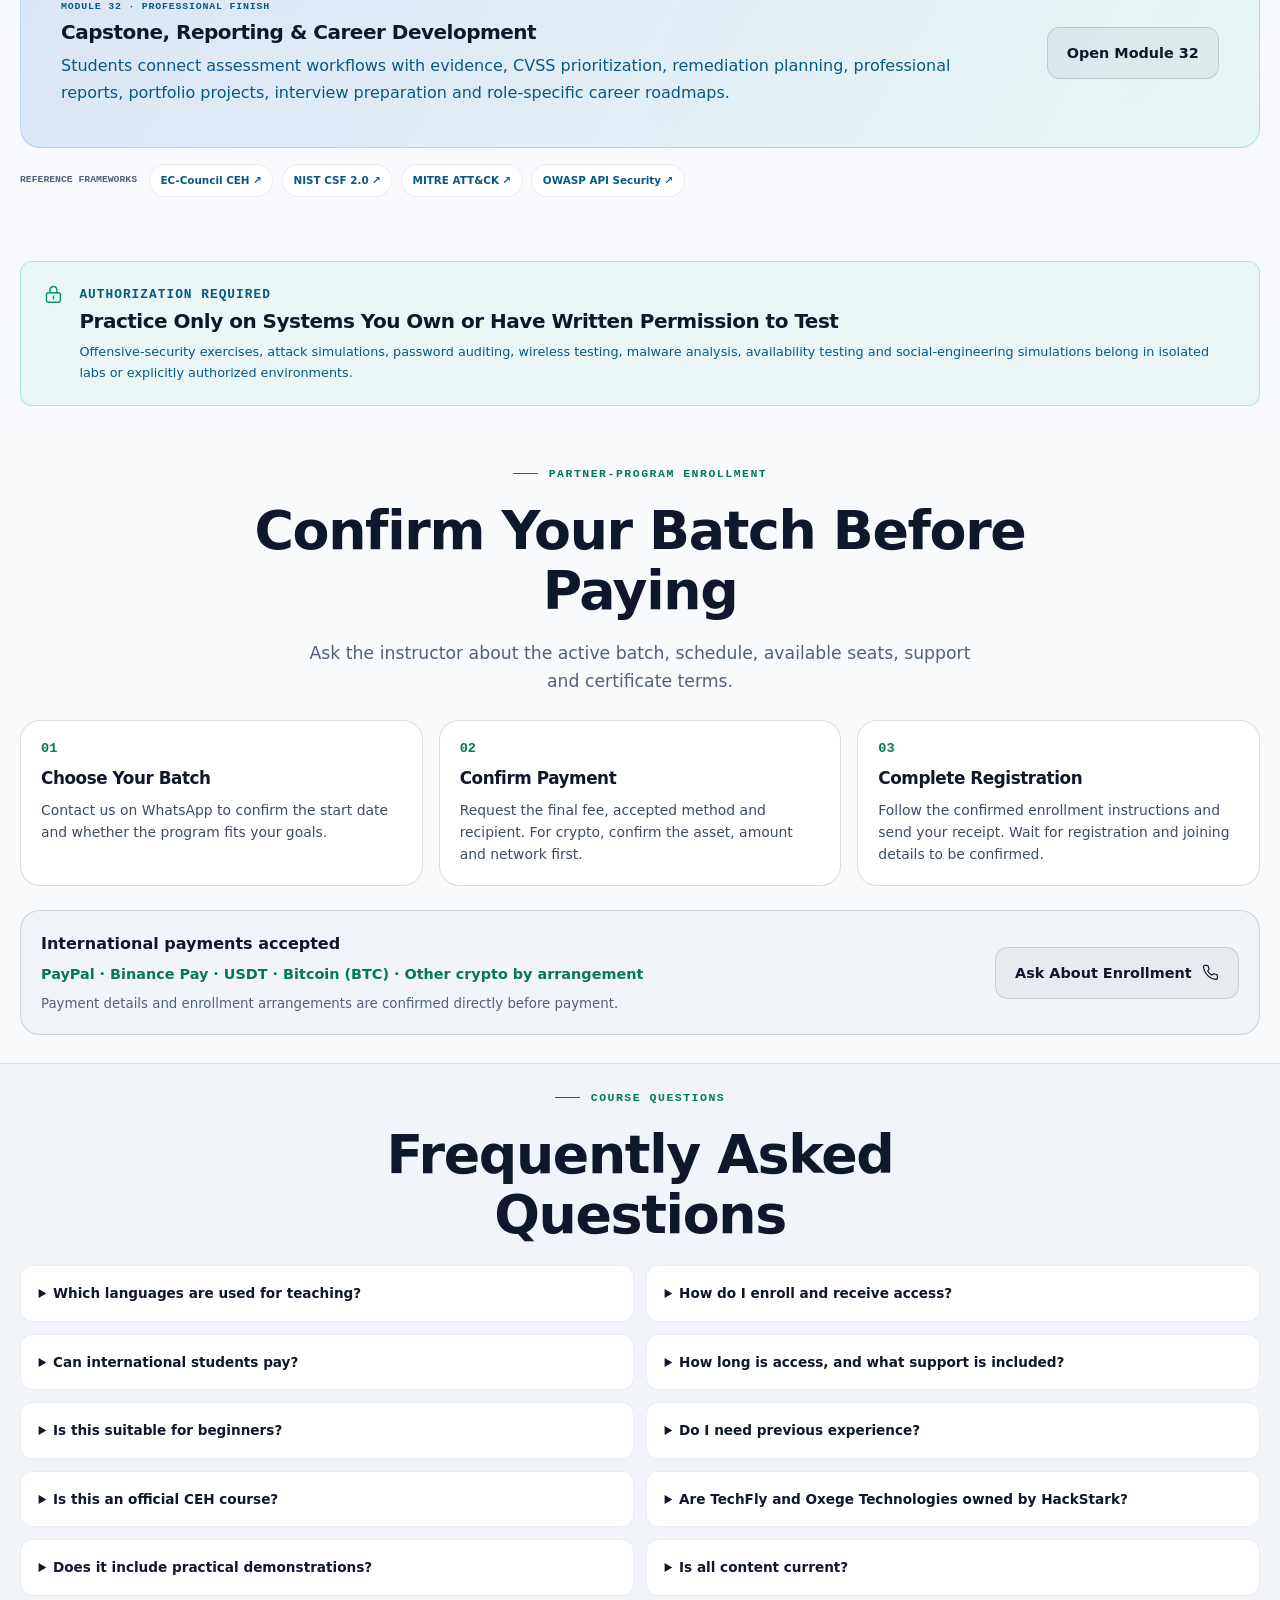
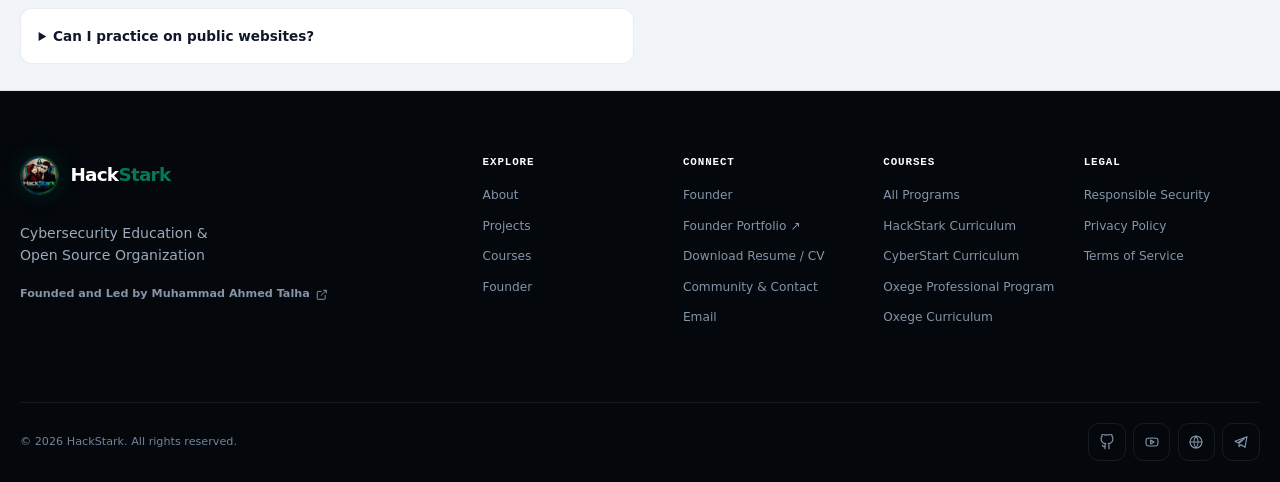
<file: oxege-training.html>
<!doctype html>
<html lang="en" data-theme="dark">
<head>
  <meta charset="utf-8">
  <meta name="viewport" content="width=device-width, initial-scale=1">
  <meta name="description" content="Explore the Oxege three-month cybersecurity program taught in Urdu and Hindi, with 32 modules, practical labs and professional security topics.">
  <meta name="theme-color" content="#06090e">
  <meta name="color-scheme" content="dark light">
  <meta name="application-name" content="HackStark">
  <meta name="apple-mobile-web-app-title" content="HackStark">
  <meta name="mobile-web-app-capable" content="yes">
  <meta name="apple-mobile-web-app-capable" content="yes">
  <meta name="referrer" content="strict-origin-when-cross-origin">
  <title>Professional Cybersecurity &amp; Ethical Hacking Program | HackStark</title>

  <link rel="canonical" href="https://mahmedtalha.github.io/hackstark/oxege-training.html">
  <link rel="icon" href="favicon.ico" sizes="any">
  <link rel="icon" href="favicon-16x16.png" type="image/png" sizes="16x16">
  <link rel="icon" href="favicon-32x32.png" type="image/png" sizes="32x32">
  <link rel="icon" href="favicon-48x48.png" type="image/png" sizes="48x48">
  <link rel="apple-touch-icon" href="apple-touch-icon.png" sizes="180x180">
  <link rel="manifest" href="site.webmanifest?v=20260921b">
  <meta name="msapplication-TileColor" content="#020b13">
  <meta name="msapplication-TileImage" content="icon-144.png">

  <meta property="og:type" content="website">
  <meta property="og:site_name" content="HackStark">
  <meta property="og:title" content="Professional Cybersecurity &amp; Ethical Hacking Program | HackStark">
  <meta property="og:description" content="Explore the Oxege three-month cybersecurity program taught in Urdu and Hindi, with 32 modules, practical labs and professional security topics.">
  <meta property="og:url" content="https://mahmedtalha.github.io/hackstark/oxege-training.html">
  <meta property="og:image" content="https://mahmedtalha.github.io/hackstark/og.png">
  <meta property="og:image:width" content="1200">
  <meta property="og:image:height" content="630">
  <meta property="og:image:alt" content="Circular HackStark logo with two masked figures, a shield and blue-green branding">

  <meta name="twitter:card" content="summary_large_image">
  <meta name="twitter:title" content="Professional Cybersecurity &amp; Ethical Hacking Program | HackStark">
  <meta name="twitter:description" content="Explore the Oxege three-month cybersecurity program taught in Urdu and Hindi, with 32 modules, practical labs and professional security topics.">
  <meta name="twitter:image" content="https://mahmedtalha.github.io/hackstark/og.png">

  <link rel="preconnect" href="https://premium-cow-1150.clerk.accounts.dev" crossorigin>
  <link rel="dns-prefetch" href="//premium-cow-1150.clerk.accounts.dev">
  <link rel="preload" href="https://premium-cow-1150.clerk.accounts.dev/npm/@clerk/ui@1/dist/ui.browser.js" as="script" crossorigin="anonymous" fetchpriority="high">
  <link rel="preload" href="https://premium-cow-1150.clerk.accounts.dev/npm/@clerk/clerk-js@6/dist/clerk.browser.js" as="script" crossorigin="anonymous" fetchpriority="high">
  <link rel="stylesheet" href="style.css?v=20261008">
  <link rel="stylesheet" href="course.css?v=20261005c">
  <link rel="stylesheet" href="oxege-course.css?v=20261005">
  <link rel="stylesheet" href="jarvis-aichatbot.css?v=20260922">
  <link rel="stylesheet" href="site-updates.css?v=20261009c">
  <script defer fetchpriority="high" crossorigin="anonymous" src="https://premium-cow-1150.clerk.accounts.dev/npm/@clerk/ui@1/dist/ui.browser.js"></script>
  <script defer fetchpriority="high" crossorigin="anonymous" data-clerk-publishable-key="pk_test_cHJlbWl1bS1jb3ctMTE1MC5jbGVyay5hY2NvdW50cy5kZXYk" src="https://premium-cow-1150.clerk.accounts.dev/npm/@clerk/clerk-js@6/dist/clerk.browser.js"></script>
  <script src="clerk-auth.js?v=20260922g" defer></script>
  <script src="oxege-curriculum-data.js?v=20261004" defer></script>
  <script src="hackstark-data.js?v=20261009c" defer></script>
  <script src="script.js?v=20261009a" defer></script>
  <script src="site-pages.js?v=20261009b" defer></script>
  <script src="oxege-course.js?v=20261005" defer></script>
  <script src="whatsapp-enrollment.js?v=20261009a" defer></script>
  <script src="jarvis-aichatbot.js?v=20261009d" defer></script>

  <script type="application/ld+json">
{
  "@context": "https://schema.org",
  "@graph": [
    {
      "@type": "Organization",
      "@id": "https://mahmedtalha.github.io/hackstark/#organization",
      "name": "HackStark",
      "url": "https://mahmedtalha.github.io/hackstark/",
      "email": "hackstarkofficial@gmail.com",
      "description": "A cybersecurity education and open source organization founded and led by Muhammad Ahmed Talha, focused on practical learning, responsible security research and open source projects.",
      "founder": {
        "@id": "https://mahmedtalha.github.io/hackstark/#founder"
      },
      "hasCourse": {
        "@id": "https://mahmedtalha.github.io/hackstark/#ethical-hacking-course"
      },
      "sameAs": [
        "https://github.com/hackstarkofficial",
        "https://www.youtube.com/@hackstark8829",
        "https://facebook.com/hackstarkk/",
        "https://t.me/hackstarkofficial"
      ]
    },
    {
      "@type": "WebSite",
      "@id": "https://mahmedtalha.github.io/hackstark/#website",
      "url": "https://mahmedtalha.github.io/hackstark/",
      "name": "HackStark",
      "publisher": {
        "@id": "https://mahmedtalha.github.io/hackstark/#organization"
      }
    },
    {
      "@type": "Person",
      "@id": "https://mahmedtalha.github.io/hackstark/#founder",
      "name": "Muhammad Ahmed Talha",
      "jobTitle": "CyberSecurity and IT Infrastructure Professional; Founder and CEO of HackStark",
      "description": "CyberSecurity instructor and IT infrastructure manager with 6+ years of experience across security training, penetration testing, enterprise operations and open-source security projects.",
      "email": "ahmedtalha470@gmail.com",
      "telephone": "+92 302 3070227",
      "address": {
        "@type": "PostalAddress",
        "addressLocality": "Rahim Yar Khan",
        "addressCountry": "PK"
      },
      "url": "https://mahmedtalha.github.io/portfolio/",
      "image": "https://mahmedtalha.github.io/hackstark/muhammad-ahmed-talha.webp",
      "worksFor": {
        "@id": "https://mahmedtalha.github.io/hackstark/#organization"
      },
      "alumniOf": {
        "@type": "CollegeOrUniversity",
        "name": "Islamia University of Bahawalpur"
      },
      "knowsAbout": [
        "Penetration Testing",
        "VAPT",
        "Red Teaming",
        "Network Security",
        "Active Directory",
        "Fortinet",
        "pfSense",
        "MikroTik",
        "Windows Server",
        "Linux System Administration",
        "OSINT",
        "Python Automation"
      ],
      "sameAs": [
        "https://github.com/mahmedtalha",
        "https://linkedin.com/in/ahmedtalha470"
      ]
    },
    {
      "@type": "Course",
      "@id": "https://mahmedtalha.github.io/hackstark/#ethical-hacking-course",
      "name": "Ethical Hacking Course for Beginners",
      "description": "A structured beginner course covering Kali Linux lab setup, reconnaissance, vulnerability assessment, systems, networks, web security, wireless security, IoT, cloud computing and cryptography.",
      "url": "https://mahmedtalha.github.io/hackstark/ethical-hacking-course.html",
      "educationalLevel": "Beginner",
      "isAccessibleForFree": false,
      "inLanguage": [
        "ur",
        "hi",
        "en"
      ],
      "hasCourseInstance": {
        "@type": "CourseInstance",
        "courseMode": "online, self-paced",
        "instructor": {
          "@id": "https://mahmedtalha.github.io/hackstark/#founder"
        }
      },
      "offers": {
        "@type": "Offer",
        "priceCurrency": "PKR",
        "price": "1999"
      },
      "provider": {
        "@id": "https://mahmedtalha.github.io/hackstark/#organization"
      }
    },
    {
      "@type": "Course",
      "@id": "https://mahmedtalha.github.io/hackstark/#cyberstart",
      "name": "CyberStart Level 1",
      "alternateName": "Cyber Security Engineer Foundation Program",
      "description": "A 16-lecture online instructor-led cybersecurity foundation program delivered within a two-month weekend format, covering cybersecurity fundamentals, Linux, ethical hacking, network scanning, Fortinet-oriented firewall and network security, cyber defense, supervised practical labs, case studies, career guidance and an integrated practical assessment.",
      "url": "https://mahmedtalha.github.io/hackstark/cyberstart.html",
      "educationalLevel": "Foundation",
      "timeRequired": "PT16H",
      "inLanguage": [
        "ur",
        "hi"
      ],
      "provider": {
        "@type": "Organization",
        "name": "TechFly",
        "address": {
          "@type": "PostalAddress",
          "addressLocality": "Multan",
          "addressCountry": "PK"
        }
      },
      "hasCourseInstance": {
        "@type": "CourseInstance",
        "courseMode": "Online instructor-led weekend training",
        "instructor": {
          "@id": "https://mahmedtalha.github.io/hackstark/#founder"
        }
      },
      "offers": {
        "@type": "Offer",
        "priceCurrency": "PKR",
        "price": "9999"
      }
    },
    {
      "@type": "Course",
      "@id": "https://mahmedtalha.github.io/hackstark/#oxege-training",
      "name": "Professional Cybersecurity & Ethical Hacking Program",
      "alternateName": "CEH v13 / CEH AI-Aligned Curriculum",
      "description": "An independent three-month professional cybersecurity curriculum aligned with relevant CEH v13 and CEH AI subject areas. It is not official EC-Council courseware or an EC-Council-authorized training program.",
      "url": "https://mahmedtalha.github.io/hackstark/oxege-training.html",
      "educationalLevel": "Beginner to professional",
      "timeRequired": "P3M",
      "inLanguage": [
        "ur",
        "hi"
      ],
      "provider": {
        "@type": "Organization",
        "name": "Oxege Technologies"
      },
      "hasCourseInstance": {
        "@type": "CourseInstance",
        "courseMode": [
          "Online",
          "Physical classroom in Rahim Yar Khan"
        ],
        "location": {
          "@type": "Place",
          "name": "Rahim Yar Khan",
          "address": {
            "@type": "PostalAddress",
            "addressLocality": "Rahim Yar Khan",
            "addressCountry": "PK"
          }
        },
        "instructor": {
          "@id": "https://mahmedtalha.github.io/hackstark/#founder"
        }
      },
      "offers": {
        "@type": "Offer",
        "priceCurrency": "PKR",
        "price": "44999"
      }
    }
  ]
}
  </script>
</head>
<body class="detail-page">
  <a class="skip-link" href="#main-content">Skip to Main Content</a>
  <div class="scroll-progress" aria-hidden="true"><span id="scroll-progress-bar"></span></div>

  <!-- Reusable icon symbols -->
  <svg class="svg-sprite" aria-hidden="true" focusable="false">
    <symbol id="icon-arrow" viewBox="0 0 24 24"><path d="M5 12h14M13 6l6 6-6 6"/></symbol>
    <symbol id="icon-book" viewBox="0 0 24 24"><path d="M4 19.5A2.5 2.5 0 0 1 6.5 17H20V4H6.5A2.5 2.5 0 0 0 4 6.5v13Z"/><path d="M4 19.5v-13M8 8h8M8 12h6"/></symbol>
    <symbol id="icon-code" viewBox="0 0 24 24"><path d="m8 9-3 3 3 3M16 9l3 3-3 3M14 5l-4 14"/></symbol>
    <symbol id="icon-copy" viewBox="0 0 24 24"><rect x="9" y="9" width="11" height="11" rx="2"/><path d="M15 9V6a2 2 0 0 0-2-2H6a2 2 0 0 0-2 2v7a2 2 0 0 0 2 2h3"/></symbol>
    <symbol id="icon-download" viewBox="0 0 24 24"><path d="M12 3v12M7 10l5 5 5-5M5 21h14"/></symbol>
    <symbol id="icon-external" viewBox="0 0 24 24"><path d="M15 4h5v5M20 4l-9 9"/><path d="M18 13v6a1 1 0 0 1-1 1H5a1 1 0 0 1-1-1V7a1 1 0 0 1 1-1h6"/></symbol>
    <symbol id="icon-eye" viewBox="0 0 24 24"><path d="M2 12s3.5-6 10-6 10 6 10 6-3.5 6-10 6S2 12 2 12Z"/><circle cx="12" cy="12" r="2.5"/></symbol>
    <symbol id="icon-github" viewBox="0 0 24 24"><path d="M15 22v-4a4.8 4.8 0 0 0-1-3.5c3.3-.4 6.8-1.6 6.8-7.4A5.8 5.8 0 0 0 19.3 3 5.4 5.4 0 0 0 19.1.1S17.9-.3 15 1.6a13.4 13.4 0 0 0-6 0C6.1-.3 4.9.1 4.9.1A5.4 5.4 0 0 0 4.7 3a5.8 5.8 0 0 0-1.5 4.1c0 5.8 3.5 7 6.8 7.4A4.8 4.8 0 0 0 9 18v4"/><path d="M9 19c-3 .9-3-1.5-4-2"/></symbol>
    <symbol id="icon-globe" viewBox="0 0 24 24"><circle cx="12" cy="12" r="9"/><path d="M3 12h18M12 3a15 15 0 0 1 0 18M12 3a15 15 0 0 0 0 18"/></symbol>
    <symbol id="icon-grid" viewBox="0 0 24 24"><rect x="4" y="4" width="6" height="6" rx="1"/><rect x="14" y="4" width="6" height="6" rx="1"/><rect x="4" y="14" width="6" height="6" rx="1"/><rect x="14" y="14" width="6" height="6" rx="1"/></symbol>
    <symbol id="icon-instagram" viewBox="0 0 24 24"><rect x="3" y="3" width="18" height="18" rx="5"/><circle cx="12" cy="12" r="4"/><circle cx="17.5" cy="6.5" r=".8" fill="currentColor" stroke="none"/></symbol>
    <symbol id="icon-layers" viewBox="0 0 24 24"><path d="m12 3 9 5-9 5-9-5 9-5Z"/><path d="m3 12 9 5 9-5M3 16l9 5 9-5"/></symbol>
    <symbol id="icon-linkedin" viewBox="0 0 24 24"><rect x="3" y="3" width="18" height="18" rx="2"/><path d="M8 10v7M8 7v.01M12 17v-4a3 3 0 0 1 6 0v4M12 10v7"/></symbol>
    <symbol id="icon-lock" viewBox="0 0 24 24"><rect x="4" y="10" width="16" height="11" rx="2"/><path d="M8 10V7a4 4 0 0 1 8 0v3M12 14v3"/></symbol>
    <symbol id="icon-mail" viewBox="0 0 24 24"><rect x="3" y="5" width="18" height="14" rx="2"/><path d="m3 7 9 6 9-6"/></symbol>
    <symbol id="icon-menu" viewBox="0 0 24 24"><path d="M4 7h16M4 12h16M4 17h16"/></symbol>
    <symbol id="icon-moon" viewBox="0 0 24 24"><path d="M20.5 14.2A8.4 8.4 0 0 1 9.8 3.5 8.5 8.5 0 1 0 20.5 14.2Z"/></symbol>
    <symbol id="icon-network" viewBox="0 0 24 24"><circle cx="5" cy="6" r="2"/><circle cx="19" cy="6" r="2"/><circle cx="12" cy="18" r="2"/><path d="m7 7 4 9M17 7l-4 9M7 6h10"/></symbol>
    <symbol id="icon-phone" viewBox="0 0 24 24"><path d="M22 16.9v3a2 2 0 0 1-2.2 2 19.8 19.8 0 0 1-8.6-3.1 19.4 19.4 0 0 1-6-6A19.8 19.8 0 0 1 2.1 4.2 2 2 0 0 1 4.1 2h3a2 2 0 0 1 2 1.7c.1 1 .4 2 .7 2.9a2 2 0 0 1-.5 2.1L8.1 9.9a16 16 0 0 0 6 6l1.2-1.2a2 2 0 0 1 2.1-.5c1 .3 1.9.6 2.9.7a2 2 0 0 1 1.7 2Z"/></symbol>
    <symbol id="icon-whatsapp" viewBox="0 0 24 24"><path fill="currentColor" stroke="none" d="M17.47 14.38c-.3-.15-1.76-.87-2.03-.97-.27-.1-.47-.15-.67.15-.2.3-.77.97-.94 1.17-.17.2-.35.22-.64.07-.3-.15-1.26-.46-2.4-1.48a9 9 0 0 1-1.66-2.07c-.17-.3-.02-.46.13-.6.13-.13.3-.35.45-.52.15-.17.2-.3.3-.5.1-.2.05-.37-.03-.52-.07-.15-.67-1.61-.91-2.21-.24-.58-.49-.5-.67-.51h-.57c-.2 0-.52.07-.79.37-.27.3-1.04 1.02-1.04 2.48s1.07 2.88 1.21 3.08c.15.2 2.1 3.21 5.1 4.5.71.31 1.27.49 1.7.63.72.23 1.37.2 1.88.12.58-.09 1.76-.72 2.01-1.42.25-.7.25-1.3.17-1.42-.07-.13-.27-.2-.57-.35ZM12.04 2a9.84 9.84 0 0 0-8.4 14.95L2.05 22l5.18-1.53A9.9 9.9 0 1 0 12.04 2Zm0 17.98a8 8 0 0 1-4.08-1.12l-.29-.17-3.08.91.92-3-.19-.31a8.05 8.05 0 1 1 6.72 3.69Z"/></symbol>
    <symbol id="icon-play" viewBox="0 0 24 24"><circle cx="12" cy="12" r="9"/><path d="m10 8 6 4-6 4V8Z"/></symbol>
    <symbol id="icon-search" viewBox="0 0 24 24"><circle cx="11" cy="11" r="7"/><path d="m20 20-4-4"/></symbol>
    <symbol id="icon-server" viewBox="0 0 24 24"><rect x="3" y="4" width="18" height="6" rx="2"/><rect x="3" y="14" width="18" height="6" rx="2"/><path d="M7 7h.01M7 17h.01M11 7h6M11 17h6"/></symbol>
    <symbol id="icon-shield" viewBox="0 0 24 24"><path d="M12 3 20 6v5c0 5-3.3 8.4-8 10-4.7-1.6-8-5-8-10V6l8-3Z"/><path d="m9 12 2 2 4-5"/></symbol>
    <symbol id="icon-sun" viewBox="0 0 24 24"><circle cx="12" cy="12" r="4"/><path d="M12 2v2M12 20v2M4.9 4.9l1.4 1.4M17.7 17.7l1.4 1.4M2 12h2M20 12h2M4.9 19.1l1.4-1.4M17.7 6.3l1.4-1.4"/></symbol>
    <symbol id="icon-telegram" viewBox="0 0 24 24"><path d="m21 4-3 16-6-4-3 3v-5l8-7-10 6-4-2 18-7Z"/></symbol>
    <symbol id="icon-terminal" viewBox="0 0 24 24"><rect x="3" y="4" width="18" height="16" rx="2"/><path d="m7 9 3 3-3 3M13 15h4"/></symbol>
    <symbol id="icon-user" viewBox="0 0 24 24"><circle cx="12" cy="8" r="4"/><path d="M4.5 21a7.5 7.5 0 0 1 15 0"/></symbol>
    <symbol id="icon-wifi" viewBox="0 0 24 24"><path d="M4 10a12 12 0 0 1 16 0M7 13a8 8 0 0 1 10 0M10 16a4 4 0 0 1 4 0"/><circle cx="12" cy="19" r="1" fill="currentColor" stroke="none"/></symbol>
    <symbol id="icon-x" viewBox="0 0 24 24"><path d="M4 4l16 16M20 4 4 20"/></symbol>
    <symbol id="icon-youtube" viewBox="0 0 24 24"><path d="M21 12s0-4-1-5-3-1-8-1-7 0-8 1-1 5-1 5 0 4 1 5 3 1 8 1 7 0 8-1 1-5 1-5Z"/><path d="m10 9 5 3-5 3V9Z"/></symbol>
  </svg>

  <header class="site-header" id="site-header">
    <div class="container header-inner">
      <a class="brand" href="index.html#home" aria-label="HackStark home">
        <span class="brand-mark" aria-hidden="true"><img src="icon-48.png" width="36" height="36" alt=""></span>
        <span>Hack<span>Stark</span></span>
      </a>

      <nav class="desktop-nav" aria-label="Primary navigation">
        <a href="index.html#home">Home</a>
        <a href="index.html#about">About</a>
        <div class="courses-dropdown">
          <button class="courses-toggle" id="courses-toggle-desktop" type="button" aria-expanded="false" aria-haspopup="menu" aria-controls="courses-menu-desktop">Courses <svg aria-hidden="true" viewBox="0 0 24 24"><path d="m6 9 6 6 6-6"/></svg></button>
          <div class="courses-menu" id="courses-menu-desktop" role="menu" aria-labelledby="courses-toggle-desktop" hidden>
            <div class="courses-menu__intro" role="presentation"><div><span class="courses-menu__eyebrow">HackStark Learning Paths</span></div><span class="courses-menu__count">3 Courses</span></div>
            <a class="courses-tile courses-tile--01" role="menuitem" href="ethical-hacking-course.html" aria-labelledby="course-label-desktop-01">
              <span class="courses-tile__icon courses-tile__icon--art" aria-hidden="true"><img src="course-security-art.svg" width="80" height="80" alt=""></span>
              <div class="courses-tile__body">
                <p class="courses-tile__provider"><span class="courses-tile__label">By</span> <b>HackStark</b></p>
                <h3 id="course-label-desktop-01" class="course-title-two-lines"><span>Ethical Hacking Course</span> <span>for Beginners</span></h3>
                <div class="courses-tile__tags"><span>Beginner</span><span>Self-Paced</span></div>
              </div>
              <div class="courses-tile__actions">
                <span class="courses-tile__view" aria-hidden="true"><span>View Course</span> <svg aria-hidden="true"><use href="#icon-arrow"></use></svg></span>
              </div>
            </a>
            <a class="courses-tile courses-tile--02" role="menuitem" href="cyberstart.html" aria-labelledby="course-label-desktop-02">
              <span class="courses-tile__icon" aria-hidden="true"><svg><use href="#icon-terminal"></use></svg></span>
              <div class="courses-tile__body">
                <p class="courses-tile__provider"><span class="courses-tile__label">Partner</span> <b>TechFly</b></p>
                <h3 id="course-label-desktop-02">CyberStart Level 1</h3>
                <div class="courses-tile__tags"><span>16 Lectures</span><span>Beginner to Intermediate</span></div>
              </div>
              <div class="courses-tile__actions">
                <span class="courses-tile__view" aria-hidden="true"><span>View Course</span> <svg aria-hidden="true"><use href="#icon-arrow"></use></svg></span>
              </div>
            </a>
            <a class="courses-tile courses-tile--03" role="menuitem" href="oxege-training.html" aria-labelledby="course-label-desktop-03">
              <span class="courses-tile__icon" aria-hidden="true"><svg><use href="#icon-layers"></use></svg></span>
              <div class="courses-tile__body">
                <p class="courses-tile__provider"><span class="courses-tile__label">Partner</span> <b>Oxege Technologies</b></p>
                <h3 id="course-label-desktop-03">Professional Cybersecurity &amp; Ethical Hacking Program</h3>
                <div class="courses-tile__tags"><span>32 Modules · 587 Topics</span><span>CEH v13 / CEH AI Aligned</span></div>
              </div>
              <div class="courses-tile__actions">
                <span class="courses-tile__view" aria-hidden="true"><span>View Course</span> <svg aria-hidden="true"><use href="#icon-arrow"></use></svg></span>
              </div>
            </a>
          </div>
        </div>
        <a href="index.html#projects">Projects</a>
        <a href="index.html#founder">Founder</a>
        <a href="index.html#experience">Experience</a>
        <a href="index.html#credentials">Certificates</a>
        <a href="index.html#community">Community &amp; Contact</a>
      </nav>

      <div class="header-actions">
        <a class="button button--small button--outline-accent header-resume header-cta" href="M-Ahmed-Talha-Resume-2026.pdf?v=20260922-2" download="M-Ahmed-Talha-Resume-2026.pdf" aria-label="Download Muhammad Ahmed Talha's resume as a PDF"><svg aria-hidden="true"><use href="#icon-download"></use></svg><span>Resume</span></a>
        <a class="icon-button header-linkedin header-cta" href="https://linkedin.com/in/ahmedtalha470" target="_blank" rel="noopener noreferrer" aria-label="View Muhammad Ahmed Talha's LinkedIn profile" title="View LinkedIn"><svg aria-hidden="true"><use href="#icon-linkedin"></use></svg></a>
        <div class="auth-controls" id="clerk-auth-controls" aria-live="polite">
          <button class="auth-loading" data-clerk-loading type="button" aria-label="Open account" aria-busy="false" title="Sign in or create an account">
            <svg aria-hidden="true"><use href="#icon-user"></use></svg>
          </button>
          <div class="auth-signed-in" data-clerk-signed-in hidden>
            <span class="sr-only">Signed in Account Menu</span>
            <div id="clerk-user-button"></div>
          </div>
          <span class="auth-status" data-clerk-status hidden></span>
        </div>
        <button class="icon-button theme-toggle" id="theme-toggle" type="button" aria-label="Switch to light theme" title="Change color theme">
          <svg class="theme-icon theme-icon--sun" aria-hidden="true"><use href="#icon-sun"></use></svg>
          <svg class="theme-icon theme-icon--moon" aria-hidden="true"><use href="#icon-moon"></use></svg>
        </button>
        <button class="icon-button menu-toggle" id="menu-toggle" type="button" aria-expanded="false" aria-controls="mobile-menu" aria-label="Open navigation menu">
          <svg aria-hidden="true"><use href="#icon-menu"></use></svg>
        </button>
      </div>
    </div>

    <nav class="mobile-nav" id="mobile-menu" aria-label="Mobile navigation" hidden>
      <div class="mobile-nav__inner">
        <a href="index.html#home">Home</a>
        <a href="index.html#about">About</a>
        <div class="courses-dropdown">
          <button class="courses-toggle" id="courses-toggle-mobile" type="button" aria-expanded="false" aria-haspopup="menu" aria-controls="courses-menu-mobile">Courses <svg aria-hidden="true" viewBox="0 0 24 24"><path d="m6 9 6 6 6-6"/></svg></button>
          <div class="courses-menu" id="courses-menu-mobile" role="menu" aria-labelledby="courses-toggle-mobile" hidden>
            <div class="courses-menu__intro" role="presentation"><div><span class="courses-menu__eyebrow">HackStark Learning Paths</span></div><span class="courses-menu__count">3 Courses</span></div>
            <a class="courses-tile courses-tile--01" role="menuitem" href="ethical-hacking-course.html" aria-labelledby="course-label-mobile-01">
              <span class="courses-tile__icon courses-tile__icon--art" aria-hidden="true"><img src="course-security-art.svg" width="80" height="80" alt=""></span>
              <div class="courses-tile__body">
                <p class="courses-tile__provider"><span class="courses-tile__label">By</span> <b>HackStark</b></p>
                <h3 id="course-label-mobile-01" class="course-title-two-lines"><span>Ethical Hacking Course</span> <span>for Beginners</span></h3>
                <div class="courses-tile__tags"><span>Beginner</span><span>Self-Paced</span></div>
              </div>
              <div class="courses-tile__actions">
                <span class="courses-tile__view" aria-hidden="true"><span>View Course</span> <svg aria-hidden="true"><use href="#icon-arrow"></use></svg></span>
              </div>
            </a>
            <a class="courses-tile courses-tile--02" role="menuitem" href="cyberstart.html" aria-labelledby="course-label-mobile-02">
              <span class="courses-tile__icon" aria-hidden="true"><svg><use href="#icon-terminal"></use></svg></span>
              <div class="courses-tile__body">
                <p class="courses-tile__provider"><span class="courses-tile__label">Partner</span> <b>TechFly</b></p>
                <h3 id="course-label-mobile-02">CyberStart Level 1</h3>
                <div class="courses-tile__tags"><span>16 Lectures</span><span>Beginner to Intermediate</span></div>
              </div>
              <div class="courses-tile__actions">
                <span class="courses-tile__view" aria-hidden="true"><span>View Course</span> <svg aria-hidden="true"><use href="#icon-arrow"></use></svg></span>
              </div>
            </a>
            <a class="courses-tile courses-tile--03" role="menuitem" href="oxege-training.html" aria-labelledby="course-label-mobile-03">
              <span class="courses-tile__icon" aria-hidden="true"><svg><use href="#icon-layers"></use></svg></span>
              <div class="courses-tile__body">
                <p class="courses-tile__provider"><span class="courses-tile__label">Partner</span> <b>Oxege Technologies</b></p>
                <h3 id="course-label-mobile-03">Professional Cybersecurity &amp; Ethical Hacking Program</h3>
                <div class="courses-tile__tags"><span>32 Modules · 587 Topics</span><span>CEH v13 / CEH AI Aligned</span></div>
              </div>
              <div class="courses-tile__actions">
                <span class="courses-tile__view" aria-hidden="true"><span>View Course</span> <svg aria-hidden="true"><use href="#icon-arrow"></use></svg></span>
              </div>
            </a>
          </div>
        </div>
        <a href="index.html#projects">Projects</a>
        <a href="index.html#founder">Founder</a>
        <a href="index.html#experience">Experience</a>
        <a href="index.html#credentials">Certificates</a>
        <a href="index.html#community">Community &amp; Contact</a>
        <a class="mobile-resume-link" href="M-Ahmed-Talha-Resume-2026.pdf?v=20260922-2" download="M-Ahmed-Talha-Resume-2026.pdf"><svg aria-hidden="true"><use href="#icon-download"></use></svg> Download Resume / CV</a>
        <a class="mobile-linkedin-link" href="https://linkedin.com/in/ahmedtalha470" target="_blank" rel="noopener noreferrer"><svg aria-hidden="true"><use href="#icon-linkedin"></use></svg> View LinkedIn</a>
      </div>
    </nav>
  </header>

  <main id="main-content">
<nav class="container course-breadcrumb" aria-label="Breadcrumb"><a href="index.html">Home</a><span aria-hidden="true">/</span><a href="index.html#courses">Courses</a><span aria-hidden="true">/</span><span aria-current="page">Professional Cybersecurity &amp; Ethical Hacking Program</span></nav>
    <!-- Oxege Technologies: independent professional training program -->
    <section class="section oxege" id="oxege-training" aria-labelledby="oxege-heading">
      <div class="container">
        <div class="oxege-hero reveal">
          <div class="oxege-hero__copy">
            <span class="curriculum-sequence">Course 03 of 03</span>
            <p class="eyebrow"><span></span> Professional Training Partner · Oxege Technologies</p>
            <p class="oxege-program-label">Independent CEH v13 / CEH AI-Aligned Curriculum</p>
            <h1 id="oxege-heading">Professional Cybersecurity &amp; <em>Ethical Hacking</em> Program</h1>
            <p class="course-teaching-languages">Course Languages: Urdu &amp; Hindi</p>
            <p class="oxege-lead">A three-month instructor-led program available online and through physical classes in Rahim Yar Khan, combining ethical-hacking foundations with professional Cybersecurity practice across defense, SOC operations, threat hunting, DFIR, cloud, DevSecOps, AI security, reporting and career development.</p>
            <div class="oxege-actions course-preview-actions">
 <a class="button button--primary" href="https://wa.me/923023070227?text=Hello%2C+I+would+like+to+enroll+in+Oxege+Professional+Cybersecurity+%26+Ethical+Hacking+Program.+Please+confirm+the+active+batch%2C+available+seats%2C+fees%2C+schedule+and+registration+details." rel="noopener noreferrer" target="_blank">
  Enroll Now
 </a>
 <a class="button button--ghost" href="#oxege-curriculum">
  View Curriculum
  <svg aria-hidden="true">
   <use href="#icon-arrow">
   </use>
  </svg>
 </a>
 <a aria-label="Ask on WhatsApp about the Oxege Professional Cybersecurity Program" class="button button--ghost course-preview-contact" href="https://wa.me/923023070227?text=Hello%2C%20I%20would%20like%20more%20information%20about%20the%20Oxege%20Professional%20Cybersecurity%20and%20Ethical%20Hacking%20Program.%20Please%20share%20the%20curriculum%2C%20fees%2C%20class%20schedule%2C%20and%20enrollment%20details." rel="noopener noreferrer" target="_blank">
  <svg aria-hidden="true" class="whatsapp-icon">
   <use href="#icon-whatsapp">
   </use>
  </svg>
  <span>
   Contact on WhatsApp
  </span>
 </a>
</div>
<div class="oxege-actions course-preview-resources">
 <a aria-label="Download Oxege Professional Cybersecurity and Ethical Hacking Program curriculum PDF" class="button button--ghost" download="CEH_v13_CEH_AI_Oxege_Cybersecurity_Curriculum.pdf" href="CEH_v13_CEH_AI_Oxege_Cybersecurity_Curriculum.pdf">
  Download Curriculum PDF
  <svg aria-hidden="true">
   <use href="#icon-download">
   </use>
  </svg>
 </a>
 <a class="button button--ghost" href="index.html#experience">
  View Instructor Experience
 </a>
</div>
          </div>
          <aside class="oxege-credential" aria-label="Oxege program delivery details">
            <span class="oxege-credential__badge">Three-Month Program</span>
            <h3>Muhammad Ahmed Talha</h3>
            <p>Cybersecurity Specialist &amp; Instructor</p>
            <dl>
              <div><dt>Training Partner</dt><dd>Oxege Technologies, RYK</dd></div>
              <div><dt>Engagement</dt><dd>Part-Time / Contract</dd></div>
              <div><dt>Year</dt><dd>2026</dd></div>
              <div><dt>Format</dt><dd>Online + Physical</dd></div>
              <div><dt>Teaching Languages</dt><dd>Urdu &amp; Hindi</dd></div>
              <div><dt>Physical Venue</dt><dd>Rahim Yar Khan</dd></div>
            </dl>
          </aside>
        </div>

        <div class="container course-enrollment course-enrollment--oxege" id="enroll-oxege">
          <div class="course-enrollment__media course-enrollment__media--oxege">
            <img src="oxege-cyber-security-workshop-poster.jpg" width="688" height="1553" loading="lazy" decoding="async" alt="Oxege exclusive Cybersecurity workshop and three-month practical training poster">
            <a href="oxege-cyber-security-workshop-poster.jpg" target="_blank" rel="noopener noreferrer"><svg aria-hidden="true"><use href="#icon-eye"></use></svg> View Program Poster <span>Oxege</span></a>
          </div>
          <div class="course-enrollment__content">
            <p class="eyebrow"><span></span> Course 03 · Professional training</p>
            <h3><a class="course-enrollment__title-link" href="#oxege-training">Oxege Professional Cybersecurity &amp; Ethical Hacking Program</a></h3>
            <p>A comprehensive three-month path connecting ethical-hacking foundations with SOC operations, DFIR, cloud, DevSecOps, AI security, professional reporting and career development.</p>
            <ul class="course-enrollment__highlights"><li>Foundation to Professional</li><li><strong class="stat-number stat-number--compact" data-count-up>32</strong><span>Modules</span></li><li><strong class="stat-number stat-number--compact" data-count-up>587</strong><span>Topics</span></li><li>3-Month Program</li><li>Online + Physical</li></ul>
            <dl class="course-purchase-details" aria-label="Oxege course purchase details">
              <div><dt>Teaching Languages</dt><dd>Urdu &amp; Hindi</dd></div>
              <div><dt>What is Included</dt><dd>Two learning tracks spanning Ethical Hacking, enterprise defense, SOC, DFIR, cloud, AI security and capstone reporting.</dd></div>
              <div><dt>Delivery</dt><dd>Online instruction plus physical classes in Rahim Yar Khan.</dd></div>
              <div><dt>Curriculum Position</dt><dd>Independent training aligned with relevant CEH v13 and CEH AI subject areas.</dd></div>
              <div><dt>Certification</dt><dd>Not presented as official EC-Council courseware or as awarding CEH certification.</dd></div>
            </dl>
          </div>
          <div class="course-enrollment__purchase">
            <span>Program Fee</span>
            <div class="course-price-pairs" aria-label="Oxege pricing in Pakistani rupees, Indian rupees and US dollars">
              <div><small>PKR</small><del>PKR 89,999</del><strong>PKR 44,999</strong></div>
              <div class="course-price-inr"><small>INR</small><del>₹30,999 INR</del><strong>₹15,499 INR</strong></div>
              <div><small>USD</small><del>USD $319</del><strong>USD $159</strong></div>
            </div>
            <span class="course-discount">About 50% Off Program Pricing</span>
<p class="course-payment-methods">International: PayPal, Binance Pay, USDT, BTC &amp; other crypto by arrangement. <a href="#enrollment-guide">Confirm payment details first.</a></p>
            <div class="course-enrollment__actions">
              <a class="button button--primary" href="#oxege-curriculum">View Curriculum <svg aria-hidden="true"><use href="#icon-arrow"></use></svg></a>
              <a class="button button--ghost enrollment-whatsapp" href="https://wa.me/923023070227?text=Hello%2C%20I%20would%20like%20information%20about%20the%20Oxege%20Professional%20Cybersecurity%20and%20Ethical%20Hacking%20Program.%20Please%20share%20the%20fees%2C%20online%20or%20physical%20schedule%2C%20and%20enrollment%20details." target="_blank" rel="noopener noreferrer"><svg class="whatsapp-icon" aria-hidden="true"><use href="#icon-whatsapp"></use></svg> WhatsApp</a>
            </div>
          </div>
        </div>
        <div class="oxege-stats" aria-label="Oxege program highlights">
          <div><strong data-count-up>3</strong><span>Months</span></div><div><strong data-count-up>32</strong><span>Modules</span></div><div><strong data-count-up>587</strong><span>Topics</span></div><div><strong data-count-up>2</strong><span>Learning Tracks</span></div>
        </div>

        <aside class="oxege-disclaimer" aria-label="Program independence notice">
          <svg aria-hidden="true"><use href="#icon-shield"></use></svg>
          <p><strong>Independent curriculum:</strong> aligned with relevant CEH v13 / CEH AI subject areas, but not presented as official EC-Council courseware or an EC-Council-authorized training program.</p>
        </aside>

        <div class="oxege-block" aria-labelledby="oxege-tracks-heading">
          <div class="section-intro section-intro--center"><p class="eyebrow"><span></span> Two-Part Learning Path</p><h3 id="oxege-tracks-heading">Core Ethical Hacking to Professional Practice</h3></div>
          <div class="oxege-track-grid" id="oxege-tracks"></div>
        </div>

        <div class="oxege-block" aria-labelledby="oxege-outcomes-heading">
          <div class="section-intro section-intro--center"><p class="eyebrow"><span></span> Program Coverage</p><h3 id="oxege-outcomes-heading">Seven Professional Capability Areas</h3></div>
          <div class="oxege-outcome-grid" id="oxege-outcomes"></div>
        </div>

        <div class="oxege-ai-feature oxege-block">
          <div><p class="mono-label">Modern security focus</p><h3>AI &amp; Machine Learning Security</h3><p>Module 30 examines offensive and defensive AI use, prompt injection, sensitive-data leakage, adversarial Machine Learning, deepfakes, governance and secure enterprise use of generative AI.</p></div>
          <ul><li>AI-Assisted Analysis</li><li>Prompt Injection Security</li><li>Model &amp; Data Protection</li><li>Responsible AI Governance</li></ul>
        </div>

        <div class="oxege-block" aria-labelledby="oxege-tools-heading">
          <div class="section-intro section-intro--center"><p class="eyebrow"><span></span> Curriculum-Supported Tools</p><h3 id="oxege-tools-heading">Platforms Grouped by Practice Area</h3><p>Tools appear as learning references inside the curriculum and are used only in appropriate, authorized environments.</p></div>
          <div class="oxege-tool-grid" id="oxege-tools"></div>
        </div>

        <div class="oxege-block oxege-curriculum" id="oxege-curriculum" aria-labelledby="oxege-curriculum-heading">
          <div class="section-intro section-intro--center"><p class="eyebrow"><span></span> Oxege Technologies · Complete Curriculum</p><h3 id="oxege-curriculum-heading">Professional Cybersecurity &amp; Ethical Hacking Program</h3><p class="curriculum-count"><strong data-count-up>32</strong> modules · <strong data-count-up>587</strong> topics</p><p>Preview the opening program sections, then expand the complete searchable curriculum.</p></div>
          <div class="oxege-curriculum__tools" hidden>
            <label class="oxege-search"><span>Search Professional Curriculum</span><span><svg aria-hidden="true"><use href="#icon-search"></use></svg><input type="search" id="oxege-search" placeholder="Search topics, tools or concepts" autocomplete="off"></span></label>
            <div class="oxege-actions--compact"><button type="button" id="oxege-expand">Expand All</button><button type="button" id="oxege-collapse">Collapse All</button></div>
          </div>
          <div class="oxege-filters" id="oxege-filters" role="group" aria-label="Filter Oxege curriculum by track" hidden></div>
          <p class="oxege-status" id="oxege-status" role="status" aria-live="polite"></p>
          <div class="oxege-module-list" id="oxege-module-list"></div>
          <div class="curriculum-more"><button class="button button--primary" type="button" id="oxege-full-toggle" aria-expanded="false" aria-controls="oxege-module-list">View Full Curriculum <svg aria-hidden="true"><use href="#icon-arrow"></use></svg></button></div>
          <noscript><p class="course-noscript">Enable JavaScript to search and expand the complete 587-topic curriculum.</p></noscript>
        </div>

        <div class="oxege-capstone oxege-block" aria-labelledby="oxege-capstone-heading">
          <div><p class="mono-label">Module 32 · Professional finish</p><h3 id="oxege-capstone-heading">Capstone, Reporting &amp; Career Development</h3><p>Students connect assessment workflows with evidence, CVSS prioritization, remediation planning, professional reports, portfolio projects, interview preparation and role-specific career roadmaps.</p></div>
          <a class="button button--ghost" href="#oxege-module-32" data-oxege-open-module="module-32">Open Module 32</a>
        </div>

        <div class="oxege-references" aria-label="External curriculum references">
          <span>Reference Frameworks</span>
          <a href="https://www.eccouncil.org/train-certify/certified-ethical-hacker-ceh/" target="_blank" rel="noopener noreferrer">EC-Council CEH ↗</a>
          <a href="https://www.nist.gov/cyberframework" target="_blank" rel="noopener noreferrer">NIST CSF 2.0 ↗</a>
          <a href="https://attack.mitre.org/" target="_blank" rel="noopener noreferrer">MITRE ATT&amp;CK ↗</a>
          <a href="https://owasp.org/API-Security/" target="_blank" rel="noopener noreferrer">OWASP API Security ↗</a>
        </div>

        <aside class="oxege-safety" aria-labelledby="oxege-safety-heading">
          <svg aria-hidden="true"><use href="#icon-lock"></use></svg>
          <div><p class="mono-label">Authorization required</p><h3 id="oxege-safety-heading">Practice Only on Systems You Own or Have Written Permission to Test</h3><p>Offensive-security exercises, attack simulations, password auditing, wireless testing, malware analysis, availability testing and social-engineering simulations belong in isolated labs or explicitly authorized environments.</p></div>
        </aside>
      </div>
    </section>

    <section class="section enrollment-guide" id="enrollment-guide" aria-labelledby="enrollment-guide-heading">
      <div class="container">
        <div class="section-intro section-intro--center"><p class="eyebrow"><span></span> Partner-program enrollment</p><h2 id="enrollment-guide-heading">Confirm Your Batch Before Paying</h2><p>Ask the instructor about the active batch, schedule, available seats, support and certificate terms.</p></div>
        <ol class="enrollment-steps partner-enrollment-steps">
          <li><span>01</span><div><h3>Choose Your Batch</h3><p>Contact us on WhatsApp to confirm the start date and whether the program fits your goals.</p></div></li>
          <li><span>02</span><div><h3>Confirm Payment</h3><p>Request the final fee, accepted method and recipient. For crypto, confirm the asset, amount and network first.</p></div></li>
          <li><span>03</span><div><h3>Complete Registration</h3><p>Follow the confirmed enrollment instructions and send your receipt. Wait for registration and joining details to be confirmed.</p></div></li>
        </ol>
        <div class="international-payments"><div><strong>International payments accepted</strong><p>PayPal · Binance Pay · USDT · Bitcoin (BTC) · Other crypto by arrangement</p><small>Payment details and enrollment arrangements are confirmed directly before payment.</small></div><a class="button button--ghost" href="https://wa.me/923023070227?text=Hello%2C%20please%20confirm%20the%20active%20batch%2C%20schedule%2C%20payment%20details%20and%20enrollment%20steps%20for%20the%20Oxege%20Professional%20Cybersecurity%20Program." target="_blank" rel="noopener noreferrer">Ask About Enrollment <svg aria-hidden="true"><use href="#icon-phone"></use></svg></a></div>
      </div>
    </section>
    <section class="section course-home-section section--tinted course-faq" id="faq" aria-labelledby="faq-heading">
      <div class="container">
        <div class="section-intro section-intro--center"><p class="eyebrow"><span></span> Course questions</p><h2 id="faq-heading">Frequently Asked Questions</h2></div>
        <div class="faq-list">
          <details><summary>Which languages are used for teaching?</summary><p>The HackStark Ethical Hacking Course for Beginners is taught in Urdu, Hindi and English. TechFly CyberStart Level 1 and the Oxege professional program are taught in Urdu and Hindi.</p></details>
          <details><summary>How do I enroll and receive access?</summary><p>For the self-paced course, create an account or sign in, choose a payment method, complete payment and send your receipt on WhatsApp with your account email. Access starts after manual verification and confirmed approval. Ask about the expected verification time before paying. Partner-program enrollment and active batches are confirmed directly.</p></details>
          <details><summary>Can international students pay?</summary><p>Yes. PayPal, Binance Pay, USDT, Bitcoin (BTC) and other crypto by arrangement are accepted. Contact us on WhatsApp before paying to confirm recipient details, the final amount, currency and any fees. For crypto, confirm both the asset and network. INR prices are reference prices; confirm settlement details first.</p></details>
          <details><summary>How long is access, and what support is included?</summary><p>Ask HackStark to confirm the access period and support arrangements before paying. For instructor-led programs, also confirm the active batch, schedule and certificate terms.</p></details>
          <details><summary>Is this suitable for beginners?</summary><p>Yes. It begins with virtualization and Kali Linux setup before introducing Cybersecurity topics.</p></details>
          <details><summary>Do I need previous experience?</summary><p>No. Basic computer knowledge is sufficient; networking knowledge is helpful.</p></details>
          <details><summary>Is this an official CEH course?</summary><p>No. It is independent HackStark education and does not award EC Council certification.</p></details>
          <details><summary>Are TechFly and Oxege Technologies owned by HackStark?</summary><p>No. They are independent training partners. Neither Muhammad Ahmed Talha nor HackStark owns either organization.</p></details>
          <details><summary>Does it include practical demonstrations?</summary><p>Yes. Lab demonstrations must only be reproduced in controlled, authorized environments.</p></details>
          <details><summary>Is all content current?</summary><p>Foundational and legacy lessons are clearly labeled, with current official documentation linked where available.</p></details>
          <details><summary>Can I practice on public websites?</summary><p>No. Use your own systems, intentionally vulnerable labs, CTFs or explicitly authorized targets only.</p></details>
        </div>
      </div>
    </section>

  </main>

  <dialog class="auth-dialog" id="auth-dialog" aria-labelledby="auth-dialog-title">
    <div class="auth-dialog__card">
      <button class="auth-dialog__close" type="button" data-auth-dialog-close aria-label="Close account dialog">×</button>
      <div class="auth-dialog__intro">
        <span class="mono-label" id="auth-dialog-title">HackStark Account</span>
      </div>
      <div class="auth-dialog__switcher" role="group" aria-label="Choose account action">
        <button type="button" class="is-active" data-auth-view="signIn" aria-pressed="true"><svg aria-hidden="true"><use href="#icon-user"></use></svg><span><strong>Sign in</strong><small>Existing Account</small></span></button>
        <button type="button" data-auth-view="signUp" aria-pressed="false"><svg aria-hidden="true"><use href="#icon-lock"></use></svg><span><strong>Sign Up</strong><small>Create Account</small></span></button>
      </div>
      <div class="auth-purchase-help">
        <a href="https://wa.me/923023070227?text=Assalam%20o%20Alaikum.%20I%20need%20help%20signing%20in%20or%20purchasing%20the%20HackStark%20course." target="_blank" rel="noopener noreferrer" aria-label="Contact HackStark on WhatsApp at +92 302 3070227 for account and course purchase help"><svg aria-hidden="true"><use href="#icon-phone"></use></svg><span><strong>Contact on WhatsApp</strong><small>Account &amp; Course Purchase Help</small><em>+92 302 3070227</em></span><svg class="auth-purchase-help__arrow" aria-hidden="true"><use href="#icon-arrow"></use></svg></a>
      </div>
      <div id="clerk-auth-mount"></div>
    </div>
  </dialog>

  <dialog class="payment-dialog" id="payment-dialog" aria-labelledby="payment-dialog-title">
    <form method="dialog" class="payment-dialog__card">
      <button class="payment-dialog__close" value="cancel" aria-label="Close payment instructions">×</button>
      <p class="eyebrow"><span></span> Secure manual verification</p>
      <h2 id="payment-dialog-title">Complete Payment</h2>
      <p class="payment-dialog__intro">Choose a method below. For international payments, request the recipient and final amount on WhatsApp first. After payment, send your receipt for manual verification.</p>

      <div class="payment-summary">
        <span>Ethical Hacking Course for Beginners</span>
        <div><del>PKR 4,999 · USD $19.99</del><strong data-payment-current-price>PKR 1,999</strong></div>
      </div>

      <div class="payment-coupon" data-payment-coupon>
        <label for="payment-coupon-code">Coupon Code</label>
        <div class="payment-coupon__controls">
          <input id="payment-coupon-code" data-coupon-input type="text" inputmode="text" autocomplete="off" autocapitalize="characters" spellcheck="false" placeholder="Enter coupon code">
          <button type="button" data-coupon-apply>Apply Coupon</button>
        </div>
        <p class="payment-coupon__status" data-coupon-status role="status" aria-live="polite">Save 10% to 50% with a valid coupon.</p>
      </div>

      <fieldset class="payment-methods">
        <legend>Select payment method</legend>
        <label><input type="radio" name="payment-method" value="JazzCash" checked><span><strong>JazzCash</strong><small>Muhammad Ahmed Talha · 03238621733</small></span></label>
        <label><input type="radio" name="payment-method" value="Easypaisa"><span><strong>Easypaisa</strong><small>03023070227</small></span></label>
        <label><input type="radio" name="payment-method" value="PayPal"><span><strong>PayPal</strong><small>International · USD</small></span></label>
        <label><input type="radio" name="payment-method" value="Binance Pay"><span><strong>Binance Pay</strong><small>International · confirm Pay ID &amp; asset</small></span></label>
        <label><input type="radio" name="payment-method" value="USDT"><span><strong>USDT</strong><small>Confirm wallet &amp; network first</small></span></label>
        <label><input type="radio" name="payment-method" value="Bitcoin (BTC)"><span><strong>Bitcoin (BTC)</strong><small>Request current BTC amount</small></span></label>
        <label><input type="radio" name="payment-method" value="Other Crypto"><span><strong>Other Crypto</strong><small>Confirm asset &amp; network first</small></span></label>
      </fieldset>

      <p class="payment-method-help" data-payment-help aria-live="polite">Local transfers are charged in PKR. International recipients and crypto networks must be confirmed on WhatsApp before payment.</p>
      <div class="payment-instructions" data-payment-instructions>
        <span>Pay via JazzCash</span>
        <dl><div><dt>Account Title</dt><dd>Muhammad Ahmed Talha</dd></div><div><dt>JazzCash Number</dt><dd>03238621733</dd></div><div><dt>Amount to Pay</dt><dd>PKR 1,999</dd></div></dl>
      </div>

      <div class="payment-notice"><svg aria-hidden="true"><use href="#icon-shield"></use></svg><p><strong>Manual approval only</strong> Sending a message or screenshot does not mark the payment as approved. Access begins after HackStark verifies the transaction. Ask about refund eligibility before paying; no automatic refund is promised.</p></div>
      <a class="button button--primary payment-whatsapp" data-payment-whatsapp href="#" target="_blank" rel="noopener noreferrer"><svg aria-hidden="true"><use href="#icon-phone"></use></svg> Send Receipt on WhatsApp</a>
      <p class="payment-whatsapp-number">WhatsApp: <strong>03023070227</strong></p>
    </form>
  </dialog>

  <footer class="site-footer">
    <div class="container footer-main">
      <div class="footer-brand">
        <a class="brand brand--footer" href="index.html#home" aria-label="HackStark home"><span class="brand-mark" aria-hidden="true"><img src="icon-48.png" width="36" height="36" alt=""></span><span>Hack<span>Stark</span></span></a>
        <p>Cybersecurity Education &amp;<br>Open Source Organization</p>
        <a class="footer-founder" href="https://mahmedtalha.github.io/portfolio/" target="_blank" rel="noopener noreferrer">Founded and Led by Muhammad Ahmed Talha <svg aria-hidden="true"><use href="#icon-external"></use></svg></a>
      </div>
      <div class="footer-links">
        <div><h2>Explore</h2><a href="index.html#about">About</a><a href="index.html#projects">Projects</a><a href="index.html#courses">Courses</a><a href="index.html#founder">Founder</a></div>
        <div><h2>Connect</h2><a href="index.html#founder">Founder</a><a href="https://mahmedtalha.github.io/portfolio/" target="_blank" rel="noopener noreferrer">Founder Portfolio ↗</a><a href="M-Ahmed-Talha-Resume-2026.pdf?v=20260922-2" download="M-Ahmed-Talha-Resume-2026.pdf">Download Resume / CV</a><a href="index.html#community">Community &amp; Contact</a><a href="mailto:hackstarkofficial@gmail.com">Email</a></div>
        <div><h2>Courses</h2><a href="index.html#courses">All Programs</a><a href="ethical-hacking-course.html#curriculum">HackStark Curriculum</a><a href="cyberstart.html#cyberstart-curriculum">CyberStart Curriculum</a><a href="#oxege-training">Oxege Professional Program</a><a href="#oxege-curriculum">Oxege Curriculum</a></div>
        <div><h2>Legal</h2><a href="index.html#responsible-security">Responsible Security</a><a href="privacy.html">Privacy Policy</a><a href="terms.html">Terms of Service</a></div>
      </div>
    </div>
    <div class="container footer-bottom">
      <p>© 2026 HackStark. All rights reserved.</p>
      <div class="social-list" aria-label="HackStark social profiles">
        <a href="https://github.com/hackstarkofficial" target="_blank" rel="noopener noreferrer" data-social="github" aria-label="HackStark on GitHub"><svg aria-hidden="true"><use href="#icon-github"></use></svg></a>
        <a href="https://www.youtube.com/@hackstark8829" target="_blank" rel="noopener noreferrer" data-social="youtube" aria-label="HackStark on YouTube"><svg aria-hidden="true"><use href="#icon-youtube"></use></svg></a>
        <a href="https://facebook.com/hackstarkk/" target="_blank" rel="noopener noreferrer" data-social="facebook" aria-label="HackStark on Facebook"><svg aria-hidden="true"><use href="#icon-globe"></use></svg></a>
        <a href="https://t.me/hackstarkofficial" target="_blank" rel="noopener noreferrer" data-social="telegramChannel" aria-label="HackStark Telegram channel"><svg aria-hidden="true"><use href="#icon-telegram"></use></svg></a>
      </div>
    </div>
  </footer>

  <button class="back-to-top" id="back-to-top" type="button" aria-label="Back to top" title="Back to top">
    <svg aria-hidden="true"><use href="#icon-arrow"></use></svg>
  </button>

  <div id="jarvis-assistant">
    <button id="jarvis-launcher" type="button" aria-label="Open JARVIS, HackStark Assistant" aria-controls="jarvis-chat-window" aria-expanded="false">
      <span class="jarvis-tooltip" role="tooltip">Ask JARVIS</span>
      <span class="jarvis-btn-core" aria-hidden="true">
        <span class="jarvis-ring"></span><span class="jarvis-ring-2"></span>
        <svg viewBox="0 0 24 24"><path d="M9 3h6M12 3v3M7 7h10a3 3 0 0 1 3 3v7a3 3 0 0 1-3 3H7a3 3 0 0 1-3-3v-7a3 3 0 0 1 3-3Z"/><path d="M8 12h.01M16 12h.01M8.5 16h7M4 11H2M22 11h-2"/></svg>
        <span class="jarvis-pulse"></span>
      </span>
      <span class="jarvis-label">ASK JARVIS<span class="jarvis-question">?</span></span>
    </button>

    <section id="jarvis-chat-window" role="dialog" aria-modal="false" aria-labelledby="jarvis-dialog-title" aria-describedby="jarvis-dialog-subtitle" aria-hidden="true" hidden inert>
      <header id="jarvis-header">
        <div class="jarvis-header-icon" aria-hidden="true">
          <svg viewBox="0 0 24 24"><path d="M9 3h6M12 3v3M7 7h10a3 3 0 0 1 3 3v7a3 3 0 0 1-3 3H7a3 3 0 0 1-3-3v-7a3 3 0 0 1 3-3Z"/><path d="M8 12h.01M16 12h.01M8.5 16h7"/></svg>
        </div>
        <div class="jarvis-header-info">
          <h2 id="jarvis-dialog-title">JARVIS: Local Site Guide</h2>
          <p id="jarvis-dialog-subtitle">Rule-based help for HackStark, projects, experience and courses.</p>
          <span class="jarvis-online-badge"><span class="jarvis-online-dot"></span>Local</span>
        </div>
        <div class="jarvis-header-controls">
          <button id="jarvis-minimize-btn" class="jarvis-ctrl-btn" type="button" aria-label="Minimize JARVIS" title="Minimize" aria-expanded="true">−</button>
          <button id="jarvis-close-btn" class="jarvis-ctrl-btn jarvis-close-btn" type="button" aria-label="Close JARVIS" title="Close">×</button>
        </div>
      </header>

      <div id="jarvis-messages" role="log" aria-live="polite" aria-relevant="additions"></div>

      <div id="jarvis-input-area">
        <form id="jarvis-form" novalidate>
          <label class="jarvis-sr-only" for="jarvis-text-input">Ask JARVIS About HackStark or Muhammad Ahmed Talha</label>
          <div class="jarvis-input-row">
            <textarea id="jarvis-text-input" rows="1" maxlength="500" placeholder="Ask about experience, skills, projects or HackStark..." autocomplete="off"></textarea>
            <button id="jarvis-send-btn" class="jarvis-input-btn" type="submit" aria-label="Send message" title="Send">
              <svg viewBox="0 0 24 24" aria-hidden="true"><path d="m4 4 17 8-17 8 3-8-3-8Z"/><path d="M7 12h14"/></svg>
            </button>
          </div>
        </form>
        <div class="jarvis-input-footer">
          <button id="jarvis-clear-btn" type="button">Clear Chat</button>
        </div>
      </div>
    </section>
  </div>
  <noscript><div class="noscript-note">JavaScript is optional here. All primary content and links remain available without it.</div></noscript>
</body>
</html>
</file>
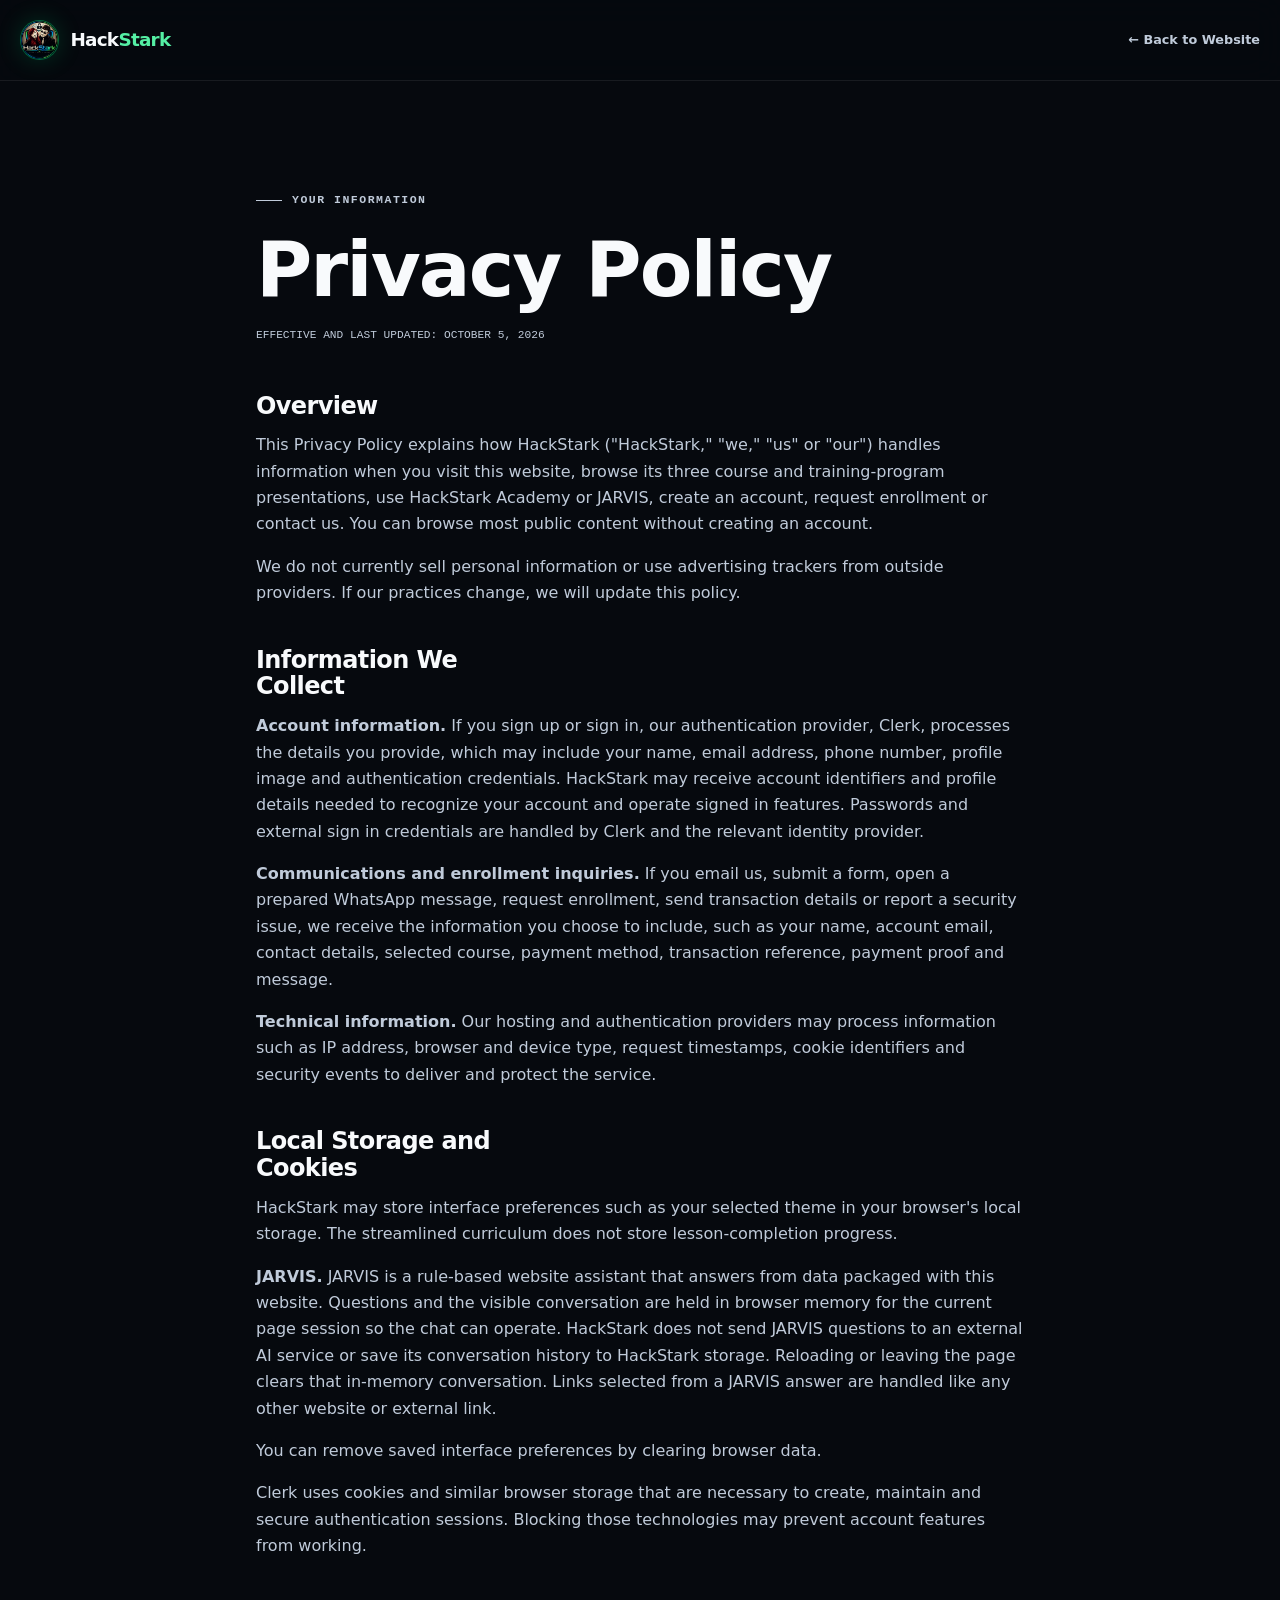
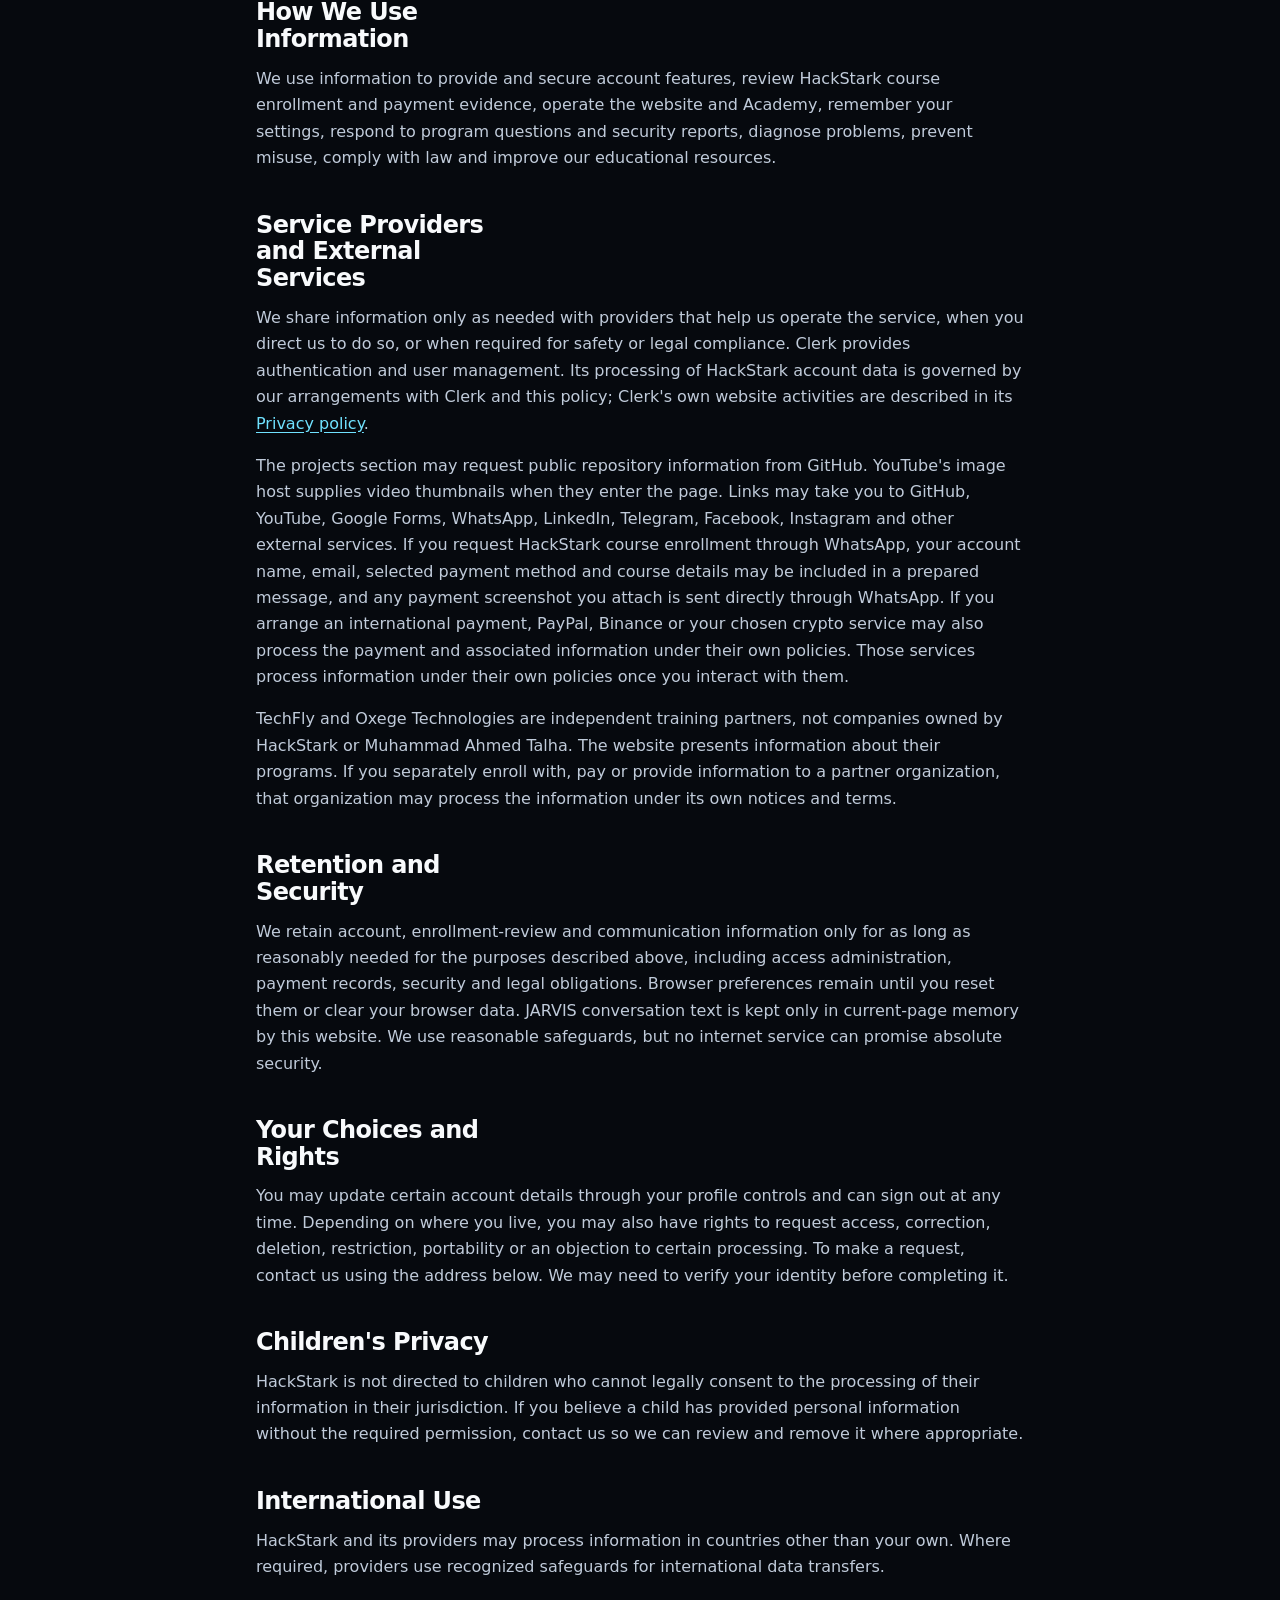
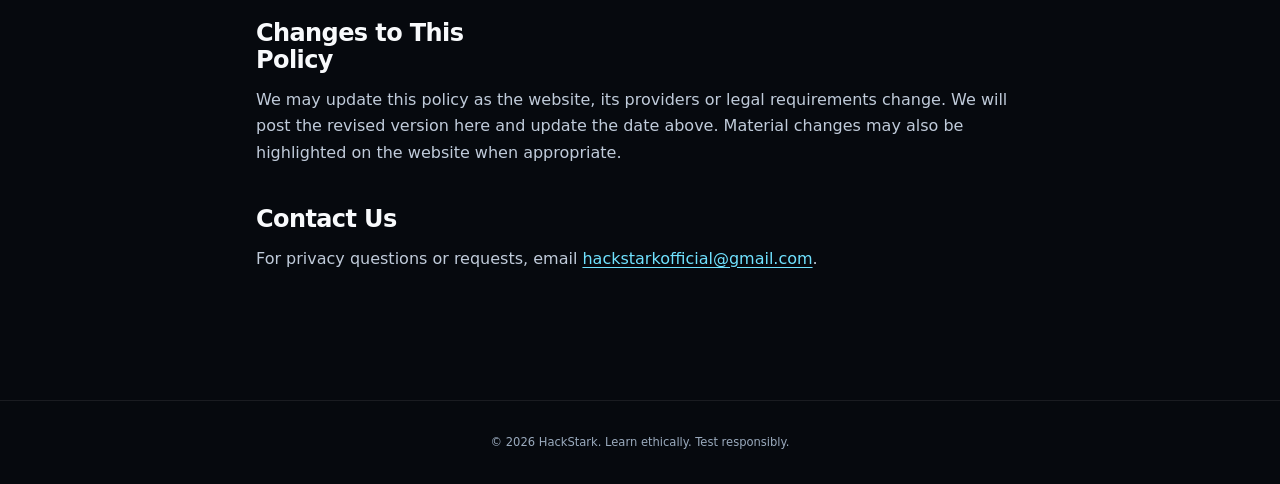
<file: privacy.html>
<!doctype html>
<html lang="en" data-theme="dark">
<head>
  <meta charset="utf-8">
  <meta name="viewport" content="width=device-width, initial-scale=1">
  <meta name="description" content="Learn how HackStark collects, uses and protects information when you use its website, Academy and account features.">
  <meta name="theme-color" content="#06090e">
  <meta name="color-scheme" content="dark light">
  <meta name="application-name" content="HackStark">
  <meta name="apple-mobile-web-app-title" content="HackStark">
  <meta name="mobile-web-app-capable" content="yes">
  <meta name="apple-mobile-web-app-capable" content="yes">
  <title>Privacy Policy | HackStark</title>
  <link rel="canonical" href="https://mahmedtalha.github.io/hackstark/privacy.html">
  <link rel="icon" href="favicon.ico" sizes="any">
  <link rel="icon" href="favicon-16x16.png" type="image/png" sizes="16x16">
  <link rel="icon" href="favicon-32x32.png" type="image/png" sizes="32x32">
  <link rel="icon" href="favicon-48x48.png" type="image/png" sizes="48x48">
  <link rel="apple-touch-icon" href="apple-touch-icon.png" sizes="180x180">
  <link rel="manifest" href="site.webmanifest?v=20260921b">
  <meta name="msapplication-TileColor" content="#020b13">
  <meta name="msapplication-TileImage" content="icon-144.png">
  <meta property="og:type" content="website">
  <meta property="og:site_name" content="HackStark">
  <meta property="og:title" content="Privacy Policy | HackStark">
  <meta property="og:description" content="Learn how HackStark handles information across its website, Academy and account features.">
  <meta property="og:url" content="https://mahmedtalha.github.io/hackstark/privacy.html">
  <meta property="og:image" content="https://mahmedtalha.github.io/hackstark/og.png">
  <meta property="og:image:width" content="1200">
  <meta property="og:image:height" content="630">
  <meta property="og:image:alt" content="Circular HackStark logo with two masked figures, a shield and blue-green branding">
  <meta name="twitter:card" content="summary_large_image">
  <meta name="twitter:title" content="Privacy Policy | HackStark">
  <meta name="twitter:description" content="Learn how HackStark handles information across its website, Academy and account features.">
  <meta name="twitter:image" content="https://mahmedtalha.github.io/hackstark/og.png">
  <link rel="stylesheet" href="style.css?v=20261005b">
</head>
<body class="legal-page">
  <a class="skip-link" href="#legal-content">Skip to Content</a>
  <header class="legal-header">
    <div class="container legal-header__inner">
      <a class="brand" href="index.html" aria-label="HackStark home"><span class="brand-mark" aria-hidden="true"><img src="hackstark-brand.png" width="36" height="36" alt=""></span><span>Hack<span>Stark</span></span></a>
      <a class="legal-back" href="index.html">← Back to Website</a>
    </div>
  </header>
  <main class="legal-content" id="legal-content">
    <p class="eyebrow"><span></span> Your information</p>
    <h1>Privacy Policy</h1>
    <p class="legal-updated">Effective and last updated: October 5, 2026</p>

    <section aria-labelledby="privacy-overview">
      <h2 id="privacy-overview">Overview</h2>
      <p>This Privacy Policy explains how HackStark ("HackStark," "we," "us" or "our") handles information when you visit this website, browse its three course and training-program presentations, use HackStark Academy or JARVIS, create an account, request enrollment or contact us. You can browse most public content without creating an account.</p>
      <p>We do not currently sell personal information or use advertising trackers from outside providers. If our practices change, we will update this policy.</p>
    </section>
    <section aria-labelledby="privacy-collect">
      <h2 id="privacy-collect">Information We Collect</h2>
      <p><strong>Account information.</strong> If you sign up or sign in, our authentication provider, Clerk, processes the details you provide, which may include your name, email address, phone number, profile image and authentication credentials. HackStark may receive account identifiers and profile details needed to recognize your account and operate signed in features. Passwords and external sign in credentials are handled by Clerk and the relevant identity provider.</p>
      <p><strong>Communications and enrollment inquiries.</strong> If you email us, submit a form, open a prepared WhatsApp message, request enrollment, send transaction details or report a security issue, we receive the information you choose to include, such as your name, account email, contact details, selected course, payment method, transaction reference, payment proof and message.</p>
      <p><strong>Technical information.</strong> Our hosting and authentication providers may process information such as IP address, browser and device type, request timestamps, cookie identifiers and security events to deliver and protect the service.</p>
    </section>
    <section aria-labelledby="privacy-local">
      <h2 id="privacy-local">Local Storage and Cookies</h2>
      <p>HackStark may store interface preferences such as your selected theme in your browser's local storage. The streamlined curriculum does not store lesson-completion progress.</p>
      <p><strong>JARVIS.</strong> JARVIS is a rule-based website assistant that answers from data packaged with this website. Questions and the visible conversation are held in browser memory for the current page session so the chat can operate. HackStark does not send JARVIS questions to an external AI service or save its conversation history to HackStark storage. Reloading or leaving the page clears that in-memory conversation. Links selected from a JARVIS answer are handled like any other website or external link.</p>
      <p>You can remove saved interface preferences by clearing browser data.</p>
      <p>Clerk uses cookies and similar browser storage that are necessary to create, maintain and secure authentication sessions. Blocking those technologies may prevent account features from working.</p>
    </section>
    <section aria-labelledby="privacy-use">
      <h2 id="privacy-use">How We Use Information</h2>
      <p>We use information to provide and secure account features, review HackStark course enrollment and payment evidence, operate the website and Academy, remember your settings, respond to program questions and security reports, diagnose problems, prevent misuse, comply with law and improve our educational resources.</p>
    </section>
    <section aria-labelledby="privacy-services">
      <h2 id="privacy-services">Service Providers and External Services</h2>
      <p>We share information only as needed with providers that help us operate the service, when you direct us to do so, or when required for safety or legal compliance. Clerk provides authentication and user management. Its processing of HackStark account data is governed by our arrangements with Clerk and this policy; Clerk's own website activities are described in its <a href="https://clerk.com/legal/privacy" target="_blank" rel="noopener noreferrer">Privacy policy</a>.</p>
      <p>The projects section may request public repository information from GitHub. YouTube's image host supplies video thumbnails when they enter the page. Links may take you to GitHub, YouTube, Google Forms, WhatsApp, LinkedIn, Telegram, Facebook, Instagram and other external services. If you request HackStark course enrollment through WhatsApp, your account name, email, selected payment method and course details may be included in a prepared message, and any payment screenshot you attach is sent directly through WhatsApp. If you arrange an international payment, PayPal, Binance or your chosen crypto service may also process the payment and associated information under their own policies. Those services process information under their own policies once you interact with them.</p>
      <p>TechFly and Oxege Technologies are independent training partners, not companies owned by HackStark or Muhammad Ahmed Talha. The website presents information about their programs. If you separately enroll with, pay or provide information to a partner organization, that organization may process the information under its own notices and terms.</p>
    </section>
    <section aria-labelledby="privacy-retention">
      <h2 id="privacy-retention">Retention and Security</h2>
      <p>We retain account, enrollment-review and communication information only for as long as reasonably needed for the purposes described above, including access administration, payment records, security and legal obligations. Browser preferences remain until you reset them or clear your browser data. JARVIS conversation text is kept only in current-page memory by this website. We use reasonable safeguards, but no internet service can promise absolute security.</p>
    </section>
    <section aria-labelledby="privacy-rights">
      <h2 id="privacy-rights">Your Choices and Rights</h2>
      <p>You may update certain account details through your profile controls and can sign out at any time. Depending on where you live, you may also have rights to request access, correction, deletion, restriction, portability or an objection to certain processing. To make a request, contact us using the address below. We may need to verify your identity before completing it.</p>
    </section>
    <section aria-labelledby="privacy-children">
      <h2 id="privacy-children">Children's Privacy</h2>
      <p>HackStark is not directed to children who cannot legally consent to the processing of their information in their jurisdiction. If you believe a child has provided personal information without the required permission, contact us so we can review and remove it where appropriate.</p>
    </section>
    <section aria-labelledby="privacy-transfers">
      <h2 id="privacy-transfers">International Use</h2>
      <p>HackStark and its providers may process information in countries other than your own. Where required, providers use recognized safeguards for international data transfers.</p>
    </section>
    <section aria-labelledby="privacy-changes">
      <h2 id="privacy-changes">Changes to This Policy</h2>
      <p>We may update this policy as the website, its providers or legal requirements change. We will post the revised version here and update the date above. Material changes may also be highlighted on the website when appropriate.</p>
    </section>
    <section aria-labelledby="privacy-contact">
      <h2 id="privacy-contact">Contact Us</h2>
      <p>For privacy questions or requests, email <a href="mailto:hackstarkofficial@gmail.com">hackstarkofficial@gmail.com</a>.</p>
    </section>
  </main>
  <footer class="legal-footer">© 2026 HackStark. Learn ethically. Test responsibly.</footer>
</body>
</html>
</file>
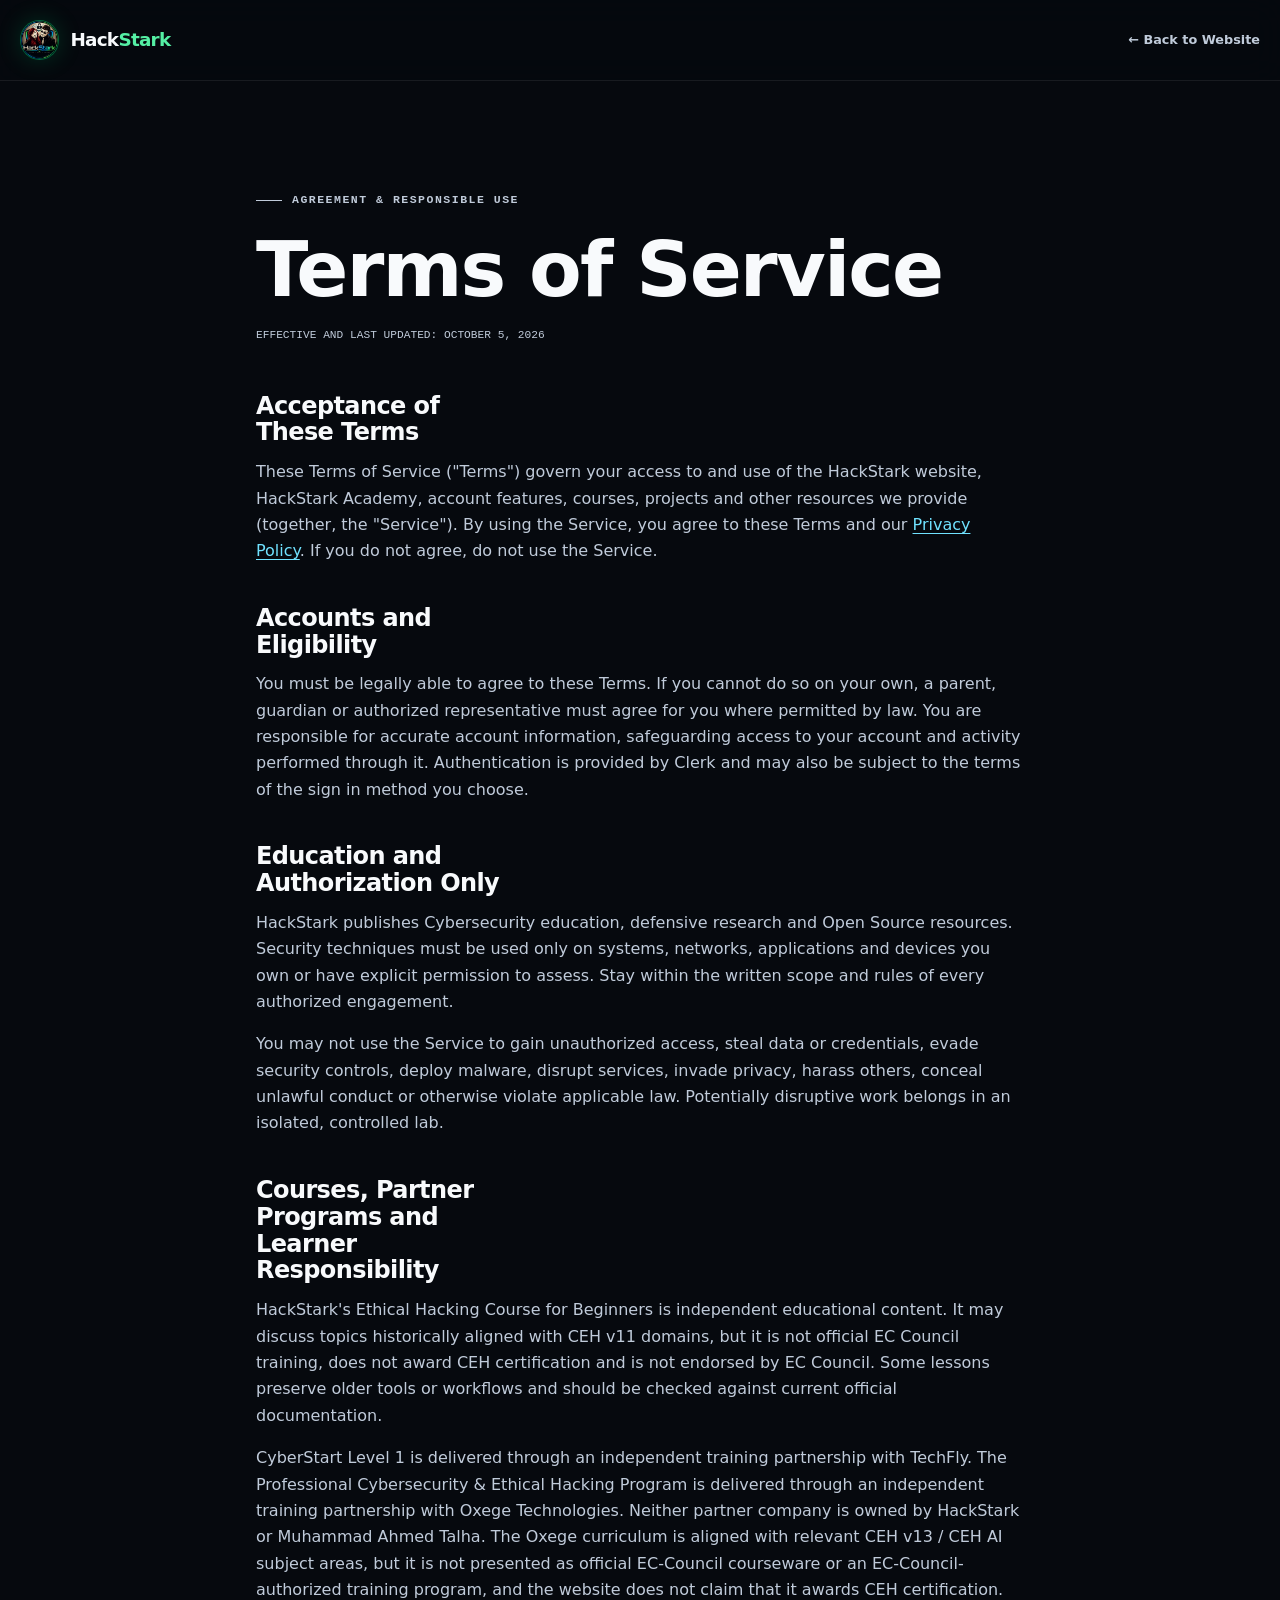
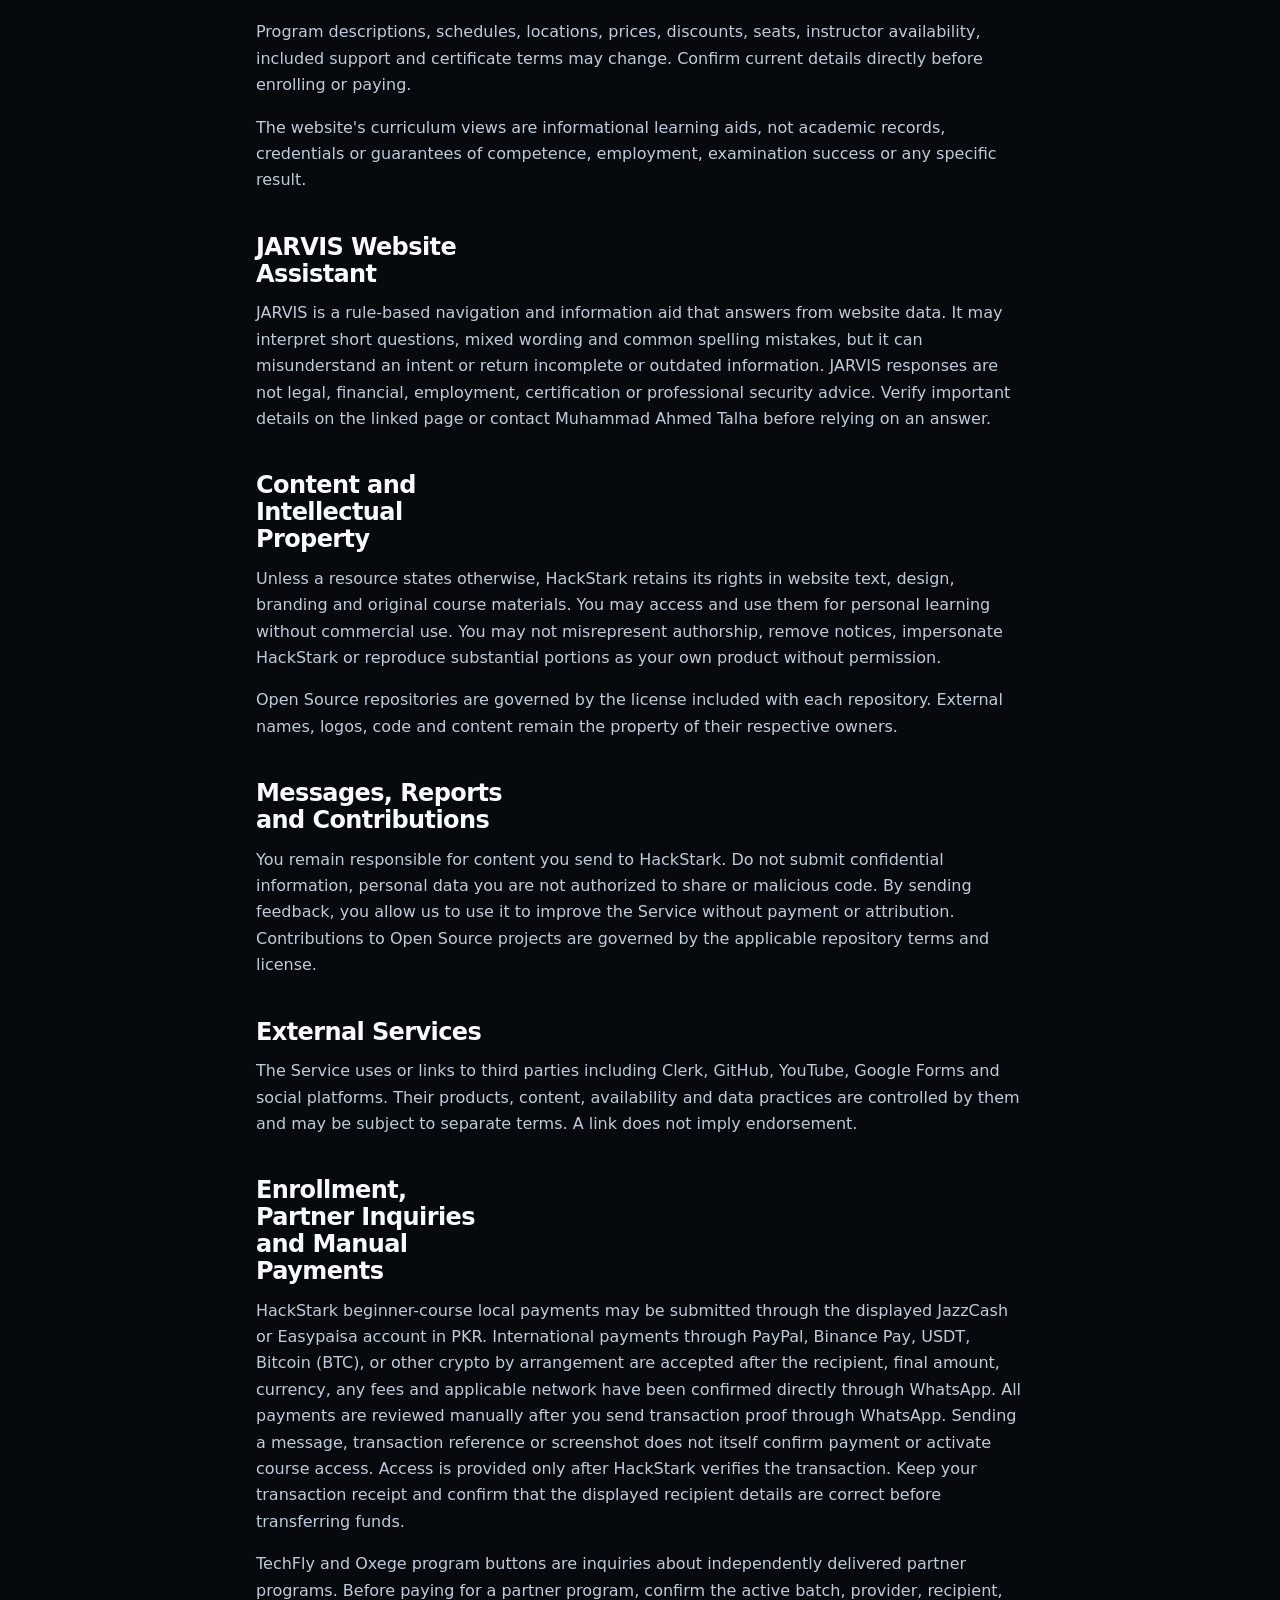
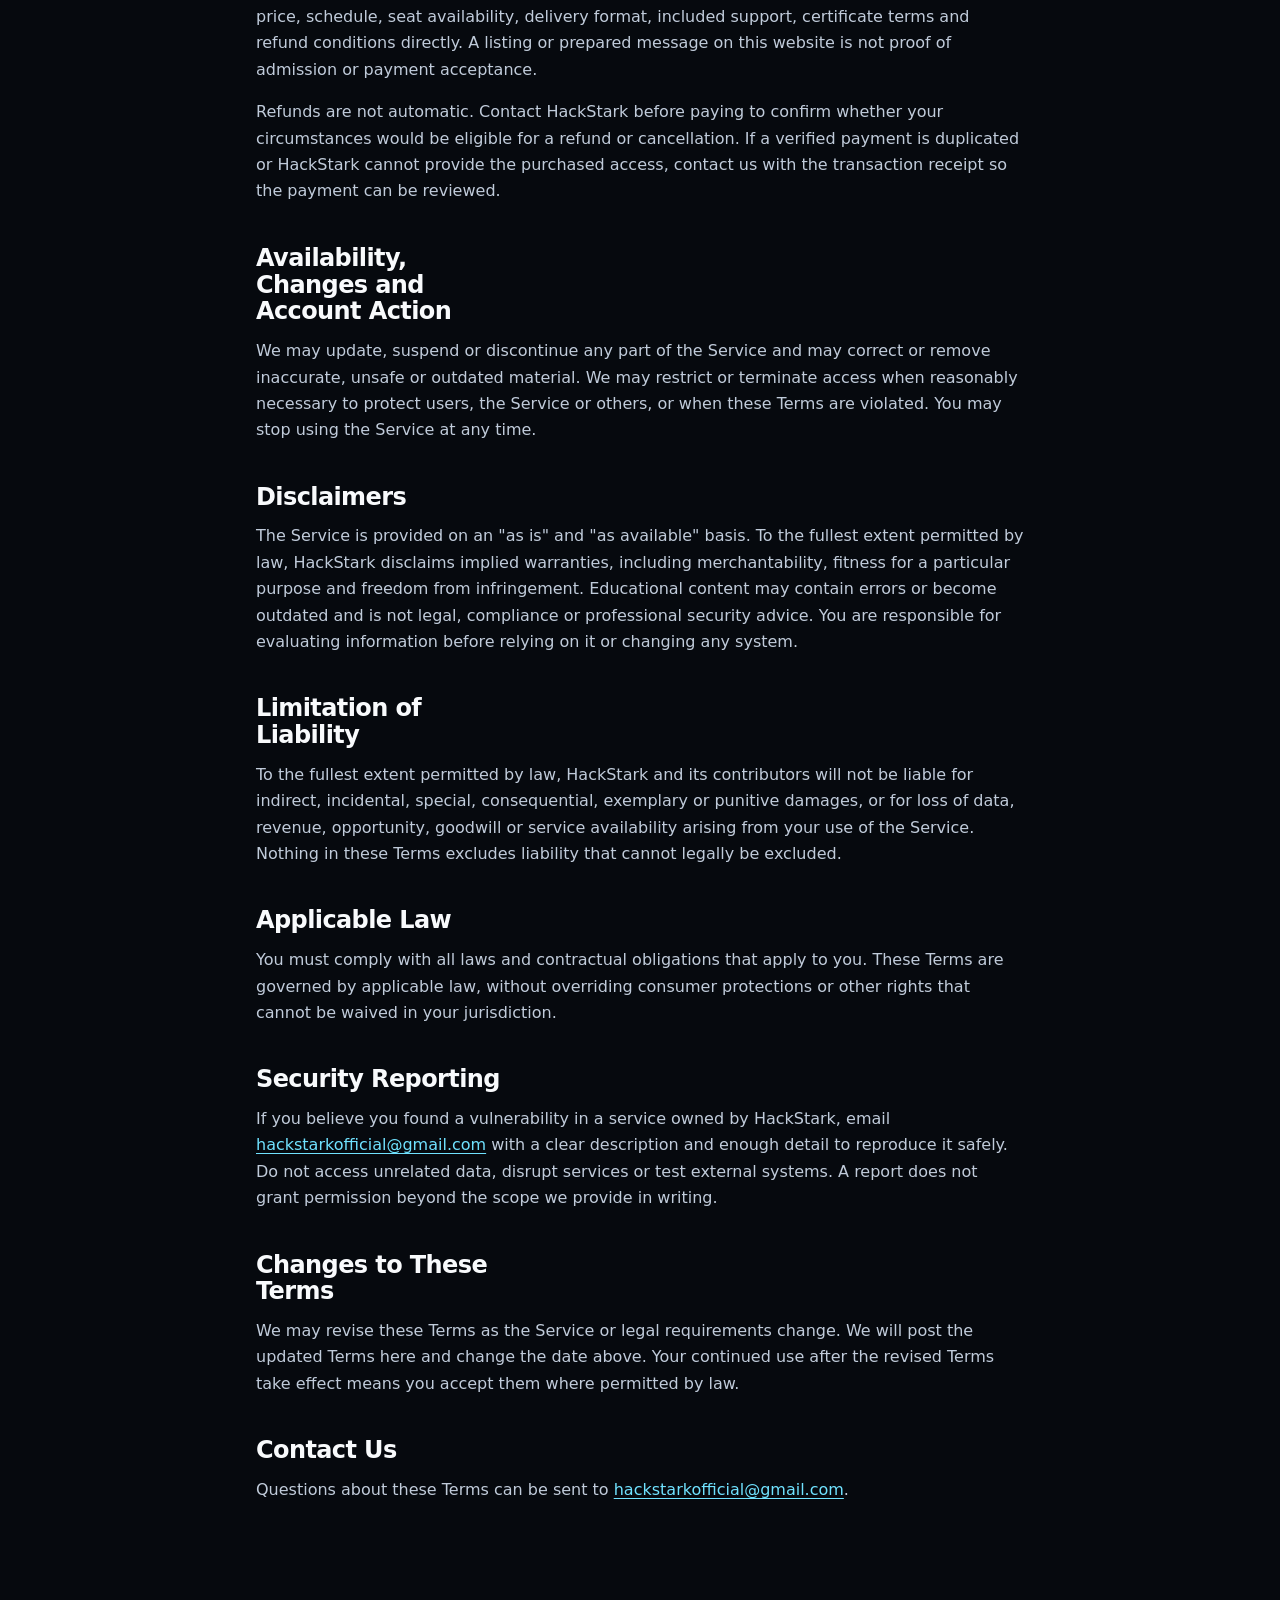
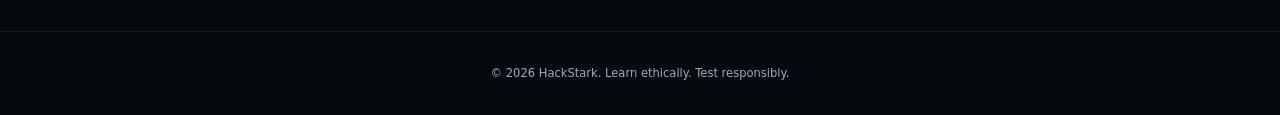
<file: terms.html>
<!doctype html>
<html lang="en" data-theme="dark">
<head>
  <meta charset="utf-8">
  <meta name="viewport" content="width=device-width, initial-scale=1">
  <meta name="description" content="Terms governing use of the HackStark website, Academy, accounts and cybersecurity education resources.">
  <meta name="theme-color" content="#06090e">
  <meta name="color-scheme" content="dark light">
  <meta name="application-name" content="HackStark">
  <meta name="apple-mobile-web-app-title" content="HackStark">
  <meta name="mobile-web-app-capable" content="yes">
  <meta name="apple-mobile-web-app-capable" content="yes">
  <title>Terms of Service | HackStark</title>
  <link rel="canonical" href="https://mahmedtalha.github.io/hackstark/terms.html">
  <link rel="icon" href="favicon.ico" sizes="any">
  <link rel="icon" href="favicon-16x16.png" type="image/png" sizes="16x16">
  <link rel="icon" href="favicon-32x32.png" type="image/png" sizes="32x32">
  <link rel="icon" href="favicon-48x48.png" type="image/png" sizes="48x48">
  <link rel="apple-touch-icon" href="apple-touch-icon.png" sizes="180x180">
  <link rel="manifest" href="site.webmanifest?v=20260921b">
  <meta name="msapplication-TileColor" content="#020b13">
  <meta name="msapplication-TileImage" content="icon-144.png">
  <meta property="og:type" content="website">
  <meta property="og:site_name" content="HackStark">
  <meta property="og:title" content="Terms of Service | HackStark">
  <meta property="og:description" content="Terms governing use of the HackStark website, Academy, accounts and cybersecurity resources.">
  <meta property="og:url" content="https://mahmedtalha.github.io/hackstark/terms.html">
  <meta property="og:image" content="https://mahmedtalha.github.io/hackstark/og.png">
  <meta property="og:image:width" content="1200">
  <meta property="og:image:height" content="630">
  <meta property="og:image:alt" content="Circular HackStark logo with two masked figures, a shield and blue-green branding">
  <meta name="twitter:card" content="summary_large_image">
  <meta name="twitter:title" content="Terms of Service | HackStark">
  <meta name="twitter:description" content="Terms governing use of the HackStark website, Academy, accounts and cybersecurity resources.">
  <meta name="twitter:image" content="https://mahmedtalha.github.io/hackstark/og.png">
  <link rel="stylesheet" href="style.css?v=20261005b">
</head>
<body class="legal-page">
  <a class="skip-link" href="#legal-content">Skip to Content</a>
  <header class="legal-header">
    <div class="container legal-header__inner">
      <a class="brand" href="index.html" aria-label="HackStark home"><span class="brand-mark" aria-hidden="true"><img src="hackstark-brand.png" width="36" height="36" alt=""></span><span>Hack<span>Stark</span></span></a>
      <a class="legal-back" href="index.html">← Back to Website</a>
    </div>
  </header>
  <main class="legal-content" id="legal-content">
    <p class="eyebrow"><span></span> Agreement &amp; responsible use</p>
    <h1>Terms of Service</h1>
    <p class="legal-updated">Effective and last updated: October 5, 2026</p>

    <section aria-labelledby="terms-acceptance">
      <h2 id="terms-acceptance">Acceptance of These Terms</h2>
      <p>These Terms of Service ("Terms") govern your access to and use of the HackStark website, HackStark Academy, account features, courses, projects and other resources we provide (together, the "Service"). By using the Service, you agree to these Terms and our <a href="privacy.html">Privacy Policy</a>. If you do not agree, do not use the Service.</p>
    </section>
    <section aria-labelledby="terms-accounts">
      <h2 id="terms-accounts">Accounts and Eligibility</h2>
      <p>You must be legally able to agree to these Terms. If you cannot do so on your own, a parent, guardian or authorized representative must agree for you where permitted by law. You are responsible for accurate account information, safeguarding access to your account and activity performed through it. Authentication is provided by Clerk and may also be subject to the terms of the sign in method you choose.</p>
    </section>
    <section aria-labelledby="terms-purpose">
      <h2 id="terms-purpose">Education and Authorization Only</h2>
      <p>HackStark publishes Cybersecurity education, defensive research and Open Source resources. Security techniques must be used only on systems, networks, applications and devices you own or have explicit permission to assess. Stay within the written scope and rules of every authorized engagement.</p>
      <p>You may not use the Service to gain unauthorized access, steal data or credentials, evade security controls, deploy malware, disrupt services, invade privacy, harass others, conceal unlawful conduct or otherwise violate applicable law. Potentially disruptive work belongs in an isolated, controlled lab.</p>
    </section>
    <section aria-labelledby="terms-course">
      <h2 id="terms-course">Courses, Partner Programs and Learner Responsibility</h2>
      <p>HackStark's Ethical Hacking Course for Beginners is independent educational content. It may discuss topics historically aligned with CEH v11 domains, but it is not official EC Council training, does not award CEH certification and is not endorsed by EC Council. Some lessons preserve older tools or workflows and should be checked against current official documentation.</p>
      <p>CyberStart Level 1 is delivered through an independent training partnership with TechFly. The Professional Cybersecurity &amp; Ethical Hacking Program is delivered through an independent training partnership with Oxege Technologies. Neither partner company is owned by HackStark or Muhammad Ahmed Talha. The Oxege curriculum is aligned with relevant CEH v13 / CEH AI subject areas, but it is not presented as official EC-Council courseware or an EC-Council-authorized training program, and the website does not claim that it awards CEH certification.</p>
      <p>Program descriptions, schedules, locations, prices, discounts, seats, instructor availability, included support and certificate terms may change. Confirm current details directly before enrolling or paying.</p>
      <p>The website's curriculum views are informational learning aids, not academic records, credentials or guarantees of competence, employment, examination success or any specific result.</p>
    </section>
    <section aria-labelledby="terms-jarvis">
      <h2 id="terms-jarvis">JARVIS Website Assistant</h2>
      <p>JARVIS is a rule-based navigation and information aid that answers from website data. It may interpret short questions, mixed wording and common spelling mistakes, but it can misunderstand an intent or return incomplete or outdated information. JARVIS responses are not legal, financial, employment, certification or professional security advice. Verify important details on the linked page or contact Muhammad Ahmed Talha before relying on an answer.</p>
    </section>
    <section aria-labelledby="terms-content">
      <h2 id="terms-content">Content and Intellectual Property</h2>
      <p>Unless a resource states otherwise, HackStark retains its rights in website text, design, branding and original course materials. You may access and use them for personal learning without commercial use. You may not misrepresent authorship, remove notices, impersonate HackStark or reproduce substantial portions as your own product without permission.</p>
      <p>Open Source repositories are governed by the license included with each repository. External names, logos, code and content remain the property of their respective owners.</p>
    </section>
    <section aria-labelledby="terms-contributions">
      <h2 id="terms-contributions">Messages, Reports and Contributions</h2>
      <p>You remain responsible for content you send to HackStark. Do not submit confidential information, personal data you are not authorized to share or malicious code. By sending feedback, you allow us to use it to improve the Service without payment or attribution. Contributions to Open Source projects are governed by the applicable repository terms and license.</p>
    </section>
    <section aria-labelledby="terms-external">
      <h2 id="terms-external">External Services</h2>
      <p>The Service uses or links to third parties including Clerk, GitHub, YouTube, Google Forms and social platforms. Their products, content, availability and data practices are controlled by them and may be subject to separate terms. A link does not imply endorsement.</p>
    </section>
    <section aria-labelledby="terms-payments">
      <h2 id="terms-payments">Enrollment, Partner Inquiries and Manual Payments</h2>
      <p>HackStark beginner-course local payments may be submitted through the displayed JazzCash or Easypaisa account in PKR. International payments through PayPal, Binance Pay, USDT, Bitcoin (BTC), or other crypto by arrangement are accepted after the recipient, final amount, currency, any fees and applicable network have been confirmed directly through WhatsApp. All payments are reviewed manually after you send transaction proof through WhatsApp. Sending a message, transaction reference or screenshot does not itself confirm payment or activate course access. Access is provided only after HackStark verifies the transaction. Keep your transaction receipt and confirm that the displayed recipient details are correct before transferring funds.</p>
      <p>TechFly and Oxege program buttons are inquiries about independently delivered partner programs. Before paying for a partner program, confirm the active batch, provider, recipient, price, schedule, seat availability, delivery format, included support, certificate terms and refund conditions directly. A listing or prepared message on this website is not proof of admission or payment acceptance.</p>
      <p>Refunds are not automatic. Contact HackStark before paying to confirm whether your circumstances would be eligible for a refund or cancellation. If a verified payment is duplicated or HackStark cannot provide the purchased access, contact us with the transaction receipt so the payment can be reviewed.</p>
    </section>
    <section aria-labelledby="terms-availability">
      <h2 id="terms-availability">Availability, Changes and Account Action</h2>
      <p>We may update, suspend or discontinue any part of the Service and may correct or remove inaccurate, unsafe or outdated material. We may restrict or terminate access when reasonably necessary to protect users, the Service or others, or when these Terms are violated. You may stop using the Service at any time.</p>
    </section>
    <section aria-labelledby="terms-disclaimer">
      <h2 id="terms-disclaimer">Disclaimers</h2>
      <p>The Service is provided on an "as is" and "as available" basis. To the fullest extent permitted by law, HackStark disclaims implied warranties, including merchantability, fitness for a particular purpose and freedom from infringement. Educational content may contain errors or become outdated and is not legal, compliance or professional security advice. You are responsible for evaluating information before relying on it or changing any system.</p>
    </section>
    <section aria-labelledby="terms-liability">
      <h2 id="terms-liability">Limitation of Liability</h2>
      <p>To the fullest extent permitted by law, HackStark and its contributors will not be liable for indirect, incidental, special, consequential, exemplary or punitive damages, or for loss of data, revenue, opportunity, goodwill or service availability arising from your use of the Service. Nothing in these Terms excludes liability that cannot legally be excluded.</p>
    </section>
    <section aria-labelledby="terms-law">
      <h2 id="terms-law">Applicable Law</h2>
      <p>You must comply with all laws and contractual obligations that apply to you. These Terms are governed by applicable law, without overriding consumer protections or other rights that cannot be waived in your jurisdiction.</p>
    </section>
    <section aria-labelledby="security-reporting" id="security-reporting">
      <h2>Security Reporting</h2>
      <p>If you believe you found a vulnerability in a service owned by HackStark, email <a href="mailto:hackstarkofficial@gmail.com">hackstarkofficial@gmail.com</a> with a clear description and enough detail to reproduce it safely. Do not access unrelated data, disrupt services or test external systems. A report does not grant permission beyond the scope we provide in writing.</p>
    </section>
    <section aria-labelledby="terms-changes">
      <h2 id="terms-changes">Changes to These Terms</h2>
      <p>We may revise these Terms as the Service or legal requirements change. We will post the updated Terms here and change the date above. Your continued use after the revised Terms take effect means you accept them where permitted by law.</p>
    </section>
    <section aria-labelledby="terms-contact">
      <h2 id="terms-contact">Contact Us</h2>
      <p>Questions about these Terms can be sent to <a href="mailto:hackstarkofficial@gmail.com">hackstarkofficial@gmail.com</a>.</p>
    </section>
  </main>
  <footer class="legal-footer">© 2026 HackStark. Learn ethically. Test responsibly.</footer>
</body>
</html>
</file>
<file: style.css>
/* =========================
   Reset & Variables
   ========================= */
*, *::before, *::after { box-sizing: border-box; }

:root {
  --bg: #06090e;
  --bg-elevated: #0b1017;
  --surface: #121824;
  --surface-strong: #1b2436;
  --surface-soft: rgba(18, 24, 36, 0.58);
  --text: #f8fafc;
  --text-soft: #c0cbda;
  --muted: #9aaabd;
  --accent: #00e676;
  --accent-text: #55efa4;
  --accent-hover: #00c853;
  --accent-bright: #00d2ff;
  --secondary-text: #70e2ff;
  --accent-rgb: 0, 230, 118;
  --secondary: #00d2ff;
  --secondary-rgb: 0, 210, 255;
  --warm-accent: #9d4edd;
  --success: #00e676;
  --success-text: #55efa4;
  --border: rgba(255, 255, 255, 0.08);
  --border-strong: rgba(255, 255, 255, 0.14);
  --header-bg: rgba(6, 9, 14, 0.82);
  --shadow: 0 18px 60px rgba(0, 0, 0, 0.5);
  --shadow-soft: 0 12px 36px rgba(0, 0, 0, 0.34);
  --radius-sm: 0.375rem;
  --radius-md: 0.75rem;
  --radius-lg: 1.25rem;
  --radius-xl: 1.25rem;
  --container: 77.5rem;
  --header-height: 5rem;
  --font-heading: "Segoe UI", Inter, ui-sans-serif, system-ui, -apple-system, sans-serif;
  --font-sans: Inter, ui-sans-serif, system-ui, -apple-system, BlinkMacSystemFont, "Segoe UI", sans-serif;
  --font-mono: "SFMono-Regular", Consolas, "Liberation Mono", monospace;
  --ease: cubic-bezier(.16, 1, .3, 1);
}

html[data-theme="light"] {
  --bg: #f8fafc;
  --bg-elevated: #f1f5f9;
  --surface: #ffffff;
  --surface-strong: #e2e8f0;
  --surface-soft: rgba(15, 23, 42, 0.04);
  --text: #0f172a;
  --text-soft: #3d4c61;
  --muted: #526176;
  --accent: #059669;
  --accent-text: #047857;
  --accent-hover: #047857;
  --accent-bright: #0284c7;
  --secondary-text: #075985;
  --accent-rgb: 5, 150, 105;
  --secondary: #0284c7;
  --secondary-rgb: 2, 132, 199;
  --success: #059669;
  --success-text: #047857;
  --border: rgba(15, 23, 42, 0.08);
  --border-strong: rgba(15, 23, 42, 0.15);
  --header-bg: rgba(248, 250, 252, 0.88);
  --shadow: 0 18px 50px rgba(15, 23, 42, 0.11);
  --shadow-soft: 0 10px 30px rgba(15, 23, 42, 0.07);
}

html[data-theme="light"] .hero-status {
  border-color: rgba(var(--accent-rgb), .2);
  background: rgba(255,255,255,.78);
  box-shadow: inset 0 1px 0 rgba(255,255,255,.9), 0 10px 28px rgba(15,23,42,.07);
}

html { overflow-x: hidden; scroll-behavior: smooth; scroll-padding-top: calc(var(--header-height) + 1rem); }

body {
  margin: 0;
  min-width: 20rem;
  overflow-x: hidden;
  background:
    radial-gradient(circle at 14% 8%, rgba(var(--accent-rgb), .045), transparent 27rem),
    radial-gradient(circle at 88% 34%, rgba(var(--secondary-rgb), .035), transparent 30rem),
    var(--bg);
  color: var(--text);
  font-family: var(--font-sans);
  font-size: 1rem;
  line-height: 1.65;
  text-rendering: optimizeLegibility;
  -webkit-font-smoothing: antialiased;
}

body.menu-open { overflow: hidden; }

.scroll-progress { position: fixed; z-index: 10001; top: 0; right: 0; left: 0; height: 3px; pointer-events: none; }
.scroll-progress span { display: block; width: 100%; height: 100%; background: linear-gradient(90deg,var(--accent),var(--secondary)); box-shadow: 0 0 12px rgba(var(--accent-rgb),.45); transform: scaleX(0); transform-origin: left; }

img, svg { display: block; max-width: 100%; }
img { height: auto; }
button, input, textarea, select { font: inherit; }
button, a { -webkit-tap-highlight-color: transparent; }
a { color: inherit; text-decoration: none; }
p, h1, h2, h3, blockquote { margin-top: 0; }
ul { margin: 0; padding: 0; list-style: none; }
[hidden] { display: none !important; }

::selection { background: rgba(var(--accent-rgb), .25); color: var(--text); }

:focus-visible {
  outline: 3px solid var(--accent);
  outline-offset: 4px;
}

.svg-sprite {
  position: absolute;
  width: 0;
  height: 0;
  overflow: hidden;
}

svg {
  width: 1.25rem;
  height: 1.25rem;
  fill: none;
  stroke: currentColor;
  stroke-width: 1.7;
  stroke-linecap: round;
  stroke-linejoin: round;
}

/* =========================
   Base, Typography & Utilities
   ========================= */
.container { width: min(100% - 2.5rem, var(--container)); margin-inline: auto; }
.section { position: relative; padding: 2rem 0; }
.section--roomy { padding-block: 2.25rem; }
.section--tinted { border-block: 1px solid var(--border); background-color: var(--bg-elevated); background-image: radial-gradient(rgba(var(--accent-rgb),.075) .65px, transparent .65px); background-size: 2.5rem 2.5rem; }

h1, h2, h3 { color: var(--text); font-family: var(--font-heading); font-weight: 700; letter-spacing: -0.025em; line-height: 1.12; }
h1 { font-size: clamp(3.2rem, 6.2vw, 5.5rem); max-width: 11ch; margin-bottom: 1.5rem; font-weight: 800; }
h2 { font-size: clamp(2.25rem, 4.2vw, 3.75rem); max-width: 15ch; margin-bottom: 1.1rem; }
h3 { font-size: 1.25rem; }
h1 em, h2 em {
  background: linear-gradient(135deg, var(--accent), var(--secondary));
  background-clip: text;
  color: transparent;
  font-style: normal;
  -webkit-background-clip: text;
}

.eyebrow {
  display: flex;
  align-items: center;
  gap: .65rem;
  margin-bottom: 1.2rem;
  color: var(--accent-text);
  font-family: var(--font-mono);
  font-size: .72rem;
  font-weight: 700;
  letter-spacing: .13em;
  line-height: 1.4;
  text-transform: uppercase;
}

.eyebrow > span { width: 1.6rem; height: 1px; background: currentColor; }
.eyebrow--light { color: #65f5ae; }
.mono-label { font-family: var(--font-mono); font-size: .7rem; letter-spacing: .1em; text-transform: uppercase; }

.section-intro > p:last-child,
.section-copy,
.contact-copy > p,
.academy-header .section-intro > p:last-child {
  max-width: 42rem;
  color: var(--muted);
  font-size: 1.08rem;
}

.section-intro--split { display: grid; grid-template-columns: 1.02fr .9fr; gap: 4rem; align-items: end; }
.section-intro--split h2 { margin-bottom: 0; }
.section-copy p { margin-bottom: 1rem; }
.section-copy p:last-child { margin-bottom: 0; }
.section-intro:not(.about-intro) { text-align: center; margin-inline: auto; }
.section-intro:not(.about-intro) .eyebrow { justify-content: center; }
.section-intro:not(.about-intro) h2 { margin-inline: auto; }
.section-intro:not(.about-intro) > p:last-child { margin-inline: auto; }
.section-intro--center { text-align: center; margin-inline: auto; }
.section-intro--center .eyebrow { justify-content: center; }
.section-intro--center h2, .section-intro--center > p:last-child { margin-inline: auto; }
.section-header-row { display: flex; align-items: end; justify-content: space-between; gap: 1.5rem; margin-bottom: 1.75rem; }
.projects-section-header { align-items: center; flex-direction: column; gap: 1.15rem; text-align: center; }
.projects-section-header .section-intro { display: grid; justify-items: center; }
.projects-section-header .section-intro h2,.projects-section-header .section-intro > p:last-child { margin-inline: auto; }
.projects-section-header .eyebrow { justify-content: center; margin-bottom: .8rem; }
.projects-title-row { display: flex; align-items: center; justify-content: center; gap: .9rem; }
.projects-title-row h2 { margin: 0 !important; }
.projects-title-row .button { flex: 0 0 auto; margin: 0; }

.button {
  display: inline-flex;
  min-height: 3.25rem;
  align-items: center;
  justify-content: center;
  gap: .65rem;
  padding: .8rem 1.2rem;
  border: 1px solid transparent;
  border-radius: .8rem;
  background: transparent;
  color: var(--text);
  font-size: .9rem;
  font-weight: 700;
  line-height: 1;
  cursor: pointer;
  transition: transform .25s var(--ease), border-color .25s ease, background-color .25s ease, color .25s ease, box-shadow .25s ease;
}

.button:hover { transform: translateY(-2px); }
.button svg { width: 1.05rem; height: 1.05rem; transition: transform .25s var(--ease); }
.button:hover svg:last-child { transform: translateX(3px); }
.button--small { min-height: 2.7rem; padding-inline: 1rem; font-size: .8rem; }
.button--primary { background: linear-gradient(135deg, var(--accent), var(--accent-hover)); color: #06090e; box-shadow: 0 8px 26px rgba(var(--accent-rgb), .22); }
.button--primary:hover { background: linear-gradient(135deg, var(--accent), var(--accent-bright)); box-shadow: 0 12px 34px rgba(var(--accent-rgb), .34); }
.button--outline-accent { border-color: rgba(var(--accent-rgb),.66); background: rgba(var(--accent-rgb),.035); color: var(--accent-text); box-shadow: inset 0 0 0 1px rgba(var(--accent-rgb),.04); }
.button--outline-accent:hover { border-color: var(--accent); background: rgba(var(--accent-rgb),.1); color: var(--text); box-shadow: 0 8px 28px rgba(var(--accent-rgb),.12); }
.button--ghost { border-color: var(--border-strong); background: var(--surface-soft); }
.button--ghost:hover { border-color: rgba(var(--accent-rgb), .55); background: rgba(var(--accent-rgb), .08); }
.button--light { background: #f6fbff; color: #081521; }
.button--light:hover { background: #dffaff; }
.button--outline-light { border-color: rgba(255,255,255,.3); color: #f5fbff; background: rgba(255,255,255,.05); }
.button--outline-light:hover { border-color: rgba(255,255,255,.6); background: rgba(255,255,255,.1); }

.text-link {
  display: inline-flex;
  align-items: center;
  gap: .42rem;
  color: var(--text-soft);
  font-size: .88rem;
  font-weight: 650;
  text-underline-offset: .3rem;
}
.text-link:hover { color: var(--secondary-text); text-decoration: underline; }
.text-link svg { width: .95rem; height: .95rem; }
.text-link--strong { color: var(--secondary-text); }

.icon-box {
  display: grid;
  width: 2.85rem;
  height: 2.85rem;
  place-items: center;
  border: 1px solid rgba(var(--accent-rgb), .23);
  border-radius: .8rem;
  background: rgba(var(--accent-rgb), .08);
  color: var(--secondary-text);
}

.icon-box svg { width: 1.25rem; height: 1.25rem; }
.sr-only { position: absolute; width: 1px; height: 1px; padding: 0; margin: -1px; overflow: hidden; clip: rect(0, 0, 0, 0); white-space: nowrap; border: 0; }
.skip-link { position: fixed; z-index: 9999; top: .75rem; left: .75rem; padding: .75rem 1rem; border-radius: .5rem; background: var(--accent); color: #061015; font-weight: 800; transform: translateY(-180%); transition: transform .2s ease; }
.skip-link:focus { transform: translateY(0); }

/* =========================
   Header
   ========================= */
.site-header {
  position: fixed;
  z-index: 1000;
  top: 0;
  right: 0;
  left: 0;
  min-height: var(--header-height);
  border-bottom: 1px solid transparent;
  background: color-mix(in srgb, var(--header-bg) 72%, transparent);
  backdrop-filter: blur(18px);
  -webkit-backdrop-filter: blur(18px);
  transition: background-color .25s ease, border-color .25s ease, box-shadow .25s ease;
}

.site-header.is-scrolled, .site-header.menu-visible {
  border-color: var(--border);
  background: var(--header-bg);
  box-shadow: 0 8px 35px rgba(0,0,0,.24);
  backdrop-filter: blur(18px);
  -webkit-backdrop-filter: blur(18px);
}

.header-inner { display: flex; min-height: var(--header-height); align-items: center; justify-content: space-between; gap: 1.5rem; }
.brand { display: inline-flex; align-items: center; gap: .7rem; flex-shrink: 0; color: var(--text); font-size: 1.15rem; font-weight: 800; letter-spacing: -.04em; }
.brand > span:last-child > span { color: var(--accent-text); }
.brand-mark { display: grid; width: 2.45rem; height: 2.45rem; place-items: center; overflow: hidden; border: 1px solid rgba(var(--accent-rgb), .38); border-radius: 50%; background: #020b13; color: var(--accent-bright); box-shadow: 0 0 24px rgba(var(--accent-rgb),.18); }
.brand-mark svg, .brand-mark img { width: 100%; height: 100%; object-fit: cover; }

.desktop-nav { display: flex; align-items: center; gap: clamp(.4rem, .72vw, .8rem); }
.desktop-nav a { position: relative; padding: .85rem .05rem; color: var(--muted); font-size: clamp(.76rem, .78vw, .84rem); font-weight: 650; white-space: nowrap; transition: color .2s ease; }
.desktop-nav a::after { position: absolute; right: 0; bottom: .55rem; left: 0; height: 1px; background: var(--accent); content: ""; transform: scaleX(0); transform-origin: left; transition: transform .2s ease; }
.desktop-nav a:hover, .desktop-nav a.is-active { color: var(--text); }
.desktop-nav a.is-active::after { transform: scaleX(1); }
.header-actions { display: flex; align-items: center; gap: .55rem; }
.header-resume { min-height: 2.7rem; gap: .4rem; padding-inline: .72rem; white-space: nowrap; }
.header-resume svg { width: 1rem; height: 1rem; }
.header-linkedin { border-color: rgba(10,102,194,.5); color: #65aeea; }
.header-linkedin:hover { border-color: #0a66c2; background: rgba(10,102,194,.12); color: #83c5f7; }
.auth-controls,
.auth-signed-out,
.auth-signed-in { display: flex; align-items: center; }
.auth-controls { min-width: 2.7rem; min-height: 2.7rem; justify-content: center; }
.auth-loading { position: relative; display: grid; width: 2.7rem; height: 2.7rem; flex: 0 0 auto; place-items: center; border: 1px solid var(--border); border-radius: 50%; background: var(--surface-soft); color: var(--accent-text); cursor: pointer; transition: border-color .2s ease, background-color .2s ease, color .2s ease; }
.auth-loading:hover { border-color: rgba(var(--accent-rgb),.5); background: rgba(var(--accent-rgb),.08); color: var(--accent-bright); }
.auth-loading::after { position: absolute; right: .12rem; bottom: .12rem; width: .38rem; height: .38rem; border: 2px solid var(--surface-soft); border-radius: 50%; background: var(--accent); box-shadow: 0 0 8px rgba(var(--accent-rgb),.6); content: ""; }
.auth-loading.is-pending { border-color: var(--accent); color: var(--accent-bright); }
.auth-loading.is-pending::before { position: absolute; inset: -.22rem; border: 2px solid transparent; border-top-color: var(--accent); border-right-color: rgba(var(--secondary-rgb),.8); border-radius: 50%; content: ""; animation: auth-account-ring .42s linear infinite; }
.auth-loading.is-pending::after { animation: auth-pending-pulse .42s ease-in-out infinite alternate; }
.auth-loading.is-pending svg { animation: auth-account-icon .42s ease-in-out infinite alternate; }
.auth-loading svg { width: 1.15rem; height: 1.15rem; }
.auth-loading[hidden] { display: none; }
.auth-signed-out { gap: .45rem; }
.auth-link { display: inline-flex; min-height: 2.7rem; align-items: center; gap: .38rem; padding: .55rem .4rem; border: 0; background: transparent; color: var(--text-soft); font: 650 .78rem/1 var(--font-body); cursor: pointer; transition: color .2s ease, border-color .2s ease, background-color .2s ease; }
.auth-link svg { width: 1rem; height: 1rem; }
.auth-link:hover { color: var(--accent-text); }
.auth-sign-up { min-height: 2.7rem; padding-inline: .85rem; }
.auth-status { color: var(--muted); font-family: var(--font-mono); font-size: .58rem; white-space: nowrap; }
.auth-status.is-error { max-width: 8rem; color: #fda4af; white-space: normal; }
.auth-signed-in { min-width: 2.25rem; min-height: 2.25rem; justify-content: center; }
@keyframes auth-account-ring { to { transform: rotate(1turn); } }
@keyframes auth-account-icon { to { opacity: .55; transform: scale(.84); } }
@keyframes auth-pending-pulse { to { opacity: .4; transform: scale(.68); } }
.mobile-auth { display: none; grid-template-columns: repeat(2,minmax(0,1fr)); gap: .65rem; padding-top: 1rem; }
.mobile-auth button { min-height: 2.8rem; border: 1px solid var(--border-strong); border-radius: .7rem; background: var(--surface-soft); color: var(--text); font-weight: 700; cursor: pointer; }
.mobile-auth button:last-child { border-color: rgba(var(--accent-rgb),.45); background: rgba(var(--accent-rgb),.1); color: var(--accent-text); }

.icon-button {
  display: grid;
  width: 2.7rem;
  height: 2.7rem;
  place-items: center;
  border: 1px solid var(--border);
  border-radius: .72rem;
  background: var(--surface-soft);
  color: var(--text-soft);
  cursor: pointer;
  transition: border-color .2s ease, color .2s ease, background-color .2s ease;
}

.icon-button:hover { border-color: var(--border-strong); color: var(--accent-bright); background: rgba(var(--accent-rgb), .07); }
.icon-button svg { width: 1.1rem; height: 1.1rem; }
.theme-icon--moon { display: none; }
html[data-theme="light"] .theme-icon--sun { display: none; }
html[data-theme="light"] .theme-icon--moon { display: block; }
.menu-toggle { display: none; }
.mobile-nav { border-top: 1px solid var(--border); background: var(--header-bg); backdrop-filter: blur(18px); -webkit-backdrop-filter: blur(18px); }
.mobile-nav__inner { display: grid; width: min(100% - 2.5rem, var(--container)); max-height: calc(100vh - var(--header-height)); margin-inline: auto; padding: 1rem 0 1.5rem; overflow-y: auto; }
.mobile-nav a { display: flex; min-height: 3.2rem; align-items: center; border-bottom: 1px solid var(--border); color: var(--text-soft); font-weight: 650; }
.mobile-nav a::after { margin-left: auto; color: var(--accent-text); content: "↗"; }
.mobile-nav .mobile-resume-link { gap: .5rem; color: var(--accent-text); }
.mobile-nav .mobile-resume-link svg { width: 1.05rem; height: 1.05rem; }
.mobile-nav .mobile-resume-link::after { content: "↓"; }
.mobile-nav .mobile-linkedin-link { gap: .5rem; color: #65aeea; }
.mobile-nav .mobile-linkedin-link svg { width: 1.05rem; height: 1.05rem; }

/* =========================
   Hero
   ========================= */
.hero { min-height: auto; display: flex; align-items: flex-start; padding-top: calc(var(--header-height) + 1rem); padding-bottom: 1.25rem; overflow: hidden; }
.hero-grid, .academy-grid, .cta-grid { position: absolute; inset: 0; pointer-events: none; }
.hero-grid { opacity: .55; background-image: radial-gradient(rgba(var(--accent-rgb),.2) .8px, transparent .8px); background-size: 2.25rem 2.25rem; mask-image: linear-gradient(to bottom, #000 12%, transparent 92%); }
.hero-glow { position: absolute; width: 36rem; height: 36rem; border-radius: 50%; filter: blur(10px); opacity: .13; pointer-events: none; }
.hero-glow--one { top: -16rem; left: 14%; background: radial-gradient(circle, var(--accent), transparent 65%); }
.hero-glow--two { right: -13rem; bottom: -14rem; background: radial-gradient(circle, var(--secondary), transparent 65%); }
.hero-layout { position: relative; z-index: 1; display: grid; grid-template-columns: 1.08fr .92fr; align-items: start; gap: 5rem; }
.hero-copy h1 { text-wrap: balance; }
.hero-brand-logo { width: clamp(4.75rem, 8vw, 6.5rem); height: auto; aspect-ratio: 1; margin-bottom: 1.35rem; border-radius: 50%; object-fit: cover; object-position: center; filter: drop-shadow(0 12px 28px rgba(0,0,0,.32)); }
.hero-status { width: fit-content; margin-bottom: 1.35rem; padding: .58rem .85rem; border: 1px solid rgba(var(--accent-rgb),.2); border-radius: 999px; background: rgba(18,24,36,.72); box-shadow: inset 0 1px 0 rgba(255,255,255,.055), 0 10px 28px rgba(0,0,0,.2); color: var(--text-soft); backdrop-filter: blur(12px); -webkit-backdrop-filter: blur(12px); }
.hero-status > span { width: .48rem; height: .48rem; border-radius: 50%; background: var(--accent); box-shadow: 0 0 0 0 rgba(var(--accent-rgb),.55); animation: status-pulse 2.4s ease-out infinite; }
.hero-description { max-width: 39rem; margin-bottom: 2.1rem; color: var(--text-soft); font-size: clamp(1.05rem, 1.5vw, 1.2rem); line-height: 1.75; }
.hero-meta { display: flex; flex-wrap: wrap; gap: .7rem 1.2rem; margin: -1rem 0 1.9rem; }
.hero-meta li { display: inline-flex; align-items: center; gap: .55rem; color: var(--muted); font-family: var(--font-mono); font-size: .65rem; line-height: 1.35; }
.hero-meta svg { width: 1rem; height: 1rem; flex: 0 0 auto; color: var(--accent-text); }
.hero-meta strong { display: block; color: var(--text); font-family: var(--font-sans); font-size: .72rem; letter-spacing: 0; }
.hero-actions { display: flex; flex-wrap: wrap; gap: .75rem; }
.hero-text-link { margin-top: 1.55rem; }
.hero-visual {
  position: relative;
  padding: 1.25rem;
  border: 1px solid var(--border-strong);
  border-radius: var(--radius-xl);
  background: linear-gradient(145deg, rgba(18,24,36,.94), rgba(6,9,14,.96));
  box-shadow: var(--shadow), inset 0 1px 0 rgba(255,255,255,.07);
  color: #eef8fb;
  isolation: isolate;
  transition: border-color .3s ease, box-shadow .3s ease, transform .35s var(--ease);
}

.hero-visual:hover { border-color: rgba(var(--accent-rgb),.34); box-shadow: 0 24px 72px rgba(0,0,0,.55), 0 0 42px rgba(var(--accent-rgb),.07), inset 0 1px 0 rgba(255,255,255,.08); transform: translateY(-3px); }

.hero-visual::before { position: absolute; z-index: -1; inset: -1px; border-radius: inherit; background: linear-gradient(130deg, rgba(var(--accent-rgb),.4), transparent 32%, transparent 70%, rgba(var(--secondary-rgb),.3)); content: ""; opacity: .45; mask: linear-gradient(#000 0 0) content-box, linear-gradient(#000 0 0); mask-composite: exclude; padding: 1px; }
.hero-visual::after { position: absolute; z-index: -2; inset: 18% 8%; border-radius: 50%; background: rgba(var(--accent-rgb),.12); content: ""; filter: blur(70px); }
.visual-topline, .visual-footer { display: flex; align-items: center; justify-content: space-between; gap: 1rem; color: #94a3b8; }
.visual-topline { flex-wrap: wrap; padding: .2rem .15rem 1.1rem; }
.status-pill { display: inline-flex; align-items: center; gap: .55rem; padding: .45rem .7rem; border: 1px solid rgba(var(--accent-rgb),.22); border-radius: 999px; background: rgba(6,9,14,.55); color: #cbd7e3; font-family: var(--font-mono); font-size: .63rem; letter-spacing: .05em; text-transform: uppercase; }
.status-pill > span { width: .45rem; height: .45rem; border-radius: 50%; background: var(--success); box-shadow: 0 0 0 5px rgba(74,222,128,.09); }

@keyframes status-pulse {
  0% { box-shadow: 0 0 0 0 rgba(var(--accent-rgb),.5); }
  70%, 100% { box-shadow: 0 0 0 .7rem rgba(var(--accent-rgb),0); }
}
.security-core { position: relative; display: grid; min-height: 16rem; place-items: center; overflow: hidden; border: 1px solid rgba(255,255,255,.08); border-radius: 1rem; background: radial-gradient(circle at center, rgba(var(--accent-rgb),.14), transparent 52%), #0b1017; }
.security-core::before, .security-core::after { position: absolute; border: 1px solid rgba(var(--accent-rgb),.13); border-radius: 50%; content: ""; }
.security-core::before { width: 19rem; height: 19rem; }
.security-core::after { width: 12rem; height: 12rem; }
.core-rings { position: absolute; width: 6.5rem; height: 6.5rem; border: 1px dashed rgba(var(--accent-rgb),.45); border-radius: 50%; }
.workflow-mantra { position: absolute; top: 1rem; left: 50%; color: #9aaabd; font-family: var(--font-mono); font-size: .61rem; letter-spacing: .06em; text-transform: uppercase; transform: translateX(-50%); white-space: nowrap; }
.core-shield { position: relative; z-index: 1; display: grid; width: 5rem; height: 5rem; padding: 0; place-items: center; border: 1px solid rgba(var(--accent-rgb),.45); border-radius: 1.35rem; background: rgba(var(--accent-rgb),.12); color: #87ecf8; box-shadow: 0 0 40px rgba(var(--accent-rgb),.12); cursor: pointer; transition: border-color .2s ease,background-color .2s ease,box-shadow .2s ease,transform .25s var(--ease); }
.core-shield:hover { border-color: rgba(var(--accent-rgb),.8); background: rgba(var(--accent-rgb),.18); box-shadow: 0 0 46px rgba(var(--accent-rgb),.2); transform: scale(1.055); }
.core-shield svg, .core-shield img { width: 4.35rem; height: 4.35rem; object-fit: contain; }
.core-copy { position: absolute; right: 1.1rem; bottom: 1rem; left: 1.1rem; display: grid; grid-template-columns: minmax(0,.8fr) minmax(0,1.2fr); align-items: end; gap: 1rem; }
.core-copy span { color: #9aaabd; font-family: var(--font-mono); font-size: .65rem; text-transform: uppercase; }
.core-copy strong { display: block; margin-top: .18rem; font-size: .78rem; letter-spacing: .02em; }
.core-copy p { margin: 0; color: #aebdca; font-size: .68rem; line-height: 1.45; }
.security-core--changed .core-copy { animation: workflow-copy-in .32s var(--ease); }
.security-core[data-workflow-state="understand"] .core-shield { border-color: rgba(var(--secondary-rgb),.5); background: rgba(var(--secondary-rgb),.1); }
.security-core[data-workflow-state="harden"] .core-shield { border-color: rgba(74,222,128,.48); background: rgba(74,222,128,.1); box-shadow: 0 0 40px rgba(74,222,128,.12); }
@keyframes workflow-copy-in { from { opacity: .25; transform: translateY(5px); } to { opacity: 1; transform: none; } }
.learning-path { position: relative; display: grid; grid-template-columns: repeat(3, 1fr); gap: .7rem; padding: 1.15rem 0 .8rem; }
.path-line { position: absolute; z-index: 0; top: .38rem; right: 17%; left: 17%; height: 2px; overflow: hidden; border-radius: 999px; background: rgba(255,255,255,.1); }
.path-line span { display: block; width: 100%; height: 100%; background: linear-gradient(90deg,var(--success),var(--secondary)); box-shadow: 0 0 8px rgba(var(--accent-rgb),.35); transform: scaleX(.5); transform-origin: left; transition: transform .35s var(--ease); }
.path-step { position: relative; z-index: 1; padding: .85rem; border: 1px solid rgba(255,255,255,.075); border-radius: .9rem; background: #0f151e; color: inherit; font-family: inherit; text-align: left; cursor: pointer; transition: border-color .2s ease,background-color .2s ease,transform .2s var(--ease); }
.path-step:hover { border-color: rgba(var(--accent-rgb),.32); background: rgba(var(--accent-rgb),.055); transform: translateY(-2px); }
.path-step > span { display: block; margin-bottom: .75rem; color: #71859c; font-family: var(--font-mono); font-size: .65rem; }
.path-step strong, .path-step small { display: block; }
.path-step strong { margin-bottom: .15rem; font-size: .76rem; }
.path-step small { color: #71859c; font-size: .65rem; }
.path-step.is-complete { border-color: rgba(74,222,128,.18); }
.path-step.is-complete > span { color: var(--success-text); }
.path-step.is-current { border-color: rgba(var(--accent-rgb),.34); background: rgba(var(--accent-rgb),.07); }
.path-step.is-current > span { color: #76bfea; }
.path-step[aria-selected="true"] { box-shadow: inset 0 0 0 1px rgba(var(--accent-rgb),.12),0 8px 22px rgba(0,0,0,.16); }
.visual-footer { padding: .3rem .15rem 0; font-family: var(--font-mono); font-size: .62rem; text-transform: uppercase; }
.visual-footer > span { display: flex; align-items: center; gap: .4rem; }
.visual-footer svg { width: .8rem; height: .8rem; color: #76bfea; }

/* Unified premium Featured Course experience */
.hero-layout { grid-template-columns: 1fr; gap: 2.25rem; }
.hero-copy { max-width: 56rem; }
.hero-copy .hero-actions { align-items: center; }
.hero-copy .hero-actions .text-link { display: inline-flex; }
.featured-course { grid-column: 1/-1; display: grid; grid-template-columns: minmax(0,1.35fr) minmax(0,.85fr); width: 100%; padding: 0; overflow: hidden; background: linear-gradient(145deg,var(--surface),var(--bg-elevated)); color: var(--text); }
.featured-course:hover { box-shadow: var(--shadow), 0 0 42px rgba(var(--accent-rgb),.07); }
.featured-course__brand { grid-column: 1/-1; padding: clamp(.8rem,1.5vw,1.05rem); border-bottom: 1px solid var(--border-strong); background: linear-gradient(110deg,rgba(var(--secondary-rgb),.055),rgba(var(--accent-rgb),.065) 48%,transparent); }
.featured-course__brand-top,.featured-course__brand-body { display: flex; align-items: center; justify-content: space-between; gap: 1.25rem; }
.featured-course__brand-top { margin-bottom: .5rem; }
.featured-course__brand .hero-brand-logo,.featured-course__brand .hero-status,.featured-course__brand .hero-description { margin-bottom: 0; }
.featured-course__brand-body { align-items: flex-end; }
.featured-course__brand-body h1 { max-width: 48rem; margin: 0; font-size: clamp(2rem,3.6vw,3.15rem); line-height: .98; }
.hero-founder-link { width: fit-content; display: inline-flex; align-items: center; gap: .4rem; margin-top: .65rem; color: var(--text-soft); font-size: .72rem; font-weight: 700; }
.hero-founder-link span { color: var(--muted); font-weight: 600; }
.hero-founder-link svg { width: .85rem; height: .85rem; color: var(--accent-text); }
.hero-founder-link:hover { color: var(--accent-text); }
.featured-course__brand-body .hero-description { max-width: 44rem; font-size: .88rem; line-height: 1.55; }
.featured-course__brand .hero-actions { flex: 0 0 auto; align-items: center; justify-content: flex-end; }
.featured-course__brand .hero-actions .text-link { display: inline-flex; white-space: nowrap; }
.featured-course__brand .hero-actions .button { min-height: 2.65rem; padding: .65rem .85rem; }
.featured-course__overview,.featured-course__method { position: relative; padding: clamp(1.1rem,2.2vw,1.6rem); }
.featured-course__overview { background: linear-gradient(145deg,rgba(var(--accent-rgb),.075),transparent 48%); }
.featured-course__method { padding: 1rem; border-left: 1px solid var(--border-strong); background: var(--bg-elevated); }
.featured-course__kicker,.featured-course__catalog,.featured-course__method-head,.featured-course__purchase { display: flex; align-items: center; justify-content: space-between; gap: 1rem; }
.featured-course__kicker { margin-bottom: .75rem; color: var(--text-soft); font: 800 .88rem/1 var(--font-mono); letter-spacing: .08em; text-transform: uppercase; }
.featured-course__kicker span { display: inline-flex; align-items: center; gap: .5rem; }
.featured-course__kicker span:last-child { padding: .35rem .55rem; border: 1px solid rgba(var(--accent-rgb),.28); border-radius: 999px; color: var(--secondary-text); background: rgba(var(--accent-rgb),.07); }
.featured-course__kicker i { width: .5rem; height: .5rem; border-radius: 50%; background: var(--accent); box-shadow: 0 0 0 .3rem rgba(var(--accent-rgb),.09); }
.featured-course h2 { max-width: none; margin: 0 0 .55rem; color: var(--text); font-size: clamp(1.6rem,2.65vw,2.4rem); line-height: 1.12; letter-spacing: -.045em; }
.featured-course__description { max-width: 40rem; margin: 0; color: var(--text-soft); font-size: .95rem; line-height: 1.6; }
.featured-course__metrics { display: grid; grid-template-columns: repeat(4,minmax(0,1fr)); gap: .5rem; margin: 1.15rem 0; }
.featured-course__metrics > a { display: flex; min-height: 3.85rem; min-width: 0; align-items: center; gap: .65rem; padding: .78rem .72rem; border: 1px solid var(--border); border-radius: .65rem; background: var(--surface-soft); color: var(--text); text-decoration: none; transition: border-color .2s ease,background-color .2s ease,transform .2s var(--ease); }
.featured-course__metrics > a:hover { border-color: rgba(var(--accent-rgb),.38); background: rgba(var(--accent-rgb),.07); transform: translateY(-2px); }
.featured-course__metrics > a:focus-visible { outline: 2px solid var(--accent); outline-offset: 3px; }
.featured-course__metrics svg { width: 1.45rem; height: 1.45rem; flex: 0 0 auto; color: var(--accent-bright); }
.featured-course__metrics strong { min-width: 0; font-size: clamp(.96rem,1.12vw,1.06rem); line-height: 1.22; }
.featured-course__purchase { display: grid; grid-template-columns: minmax(0,1fr) auto; align-items: center; gap: .65rem .8rem; margin-top: .75rem; padding-top: .75rem; border-top: 1px solid var(--border-strong); }
.featured-course__price { display: flex; flex-wrap: wrap; align-items: stretch; gap: .65rem; }
.featured-course__price span { flex-basis: 100%; margin-bottom: .1rem; color: var(--text-soft); font: 700 .94rem/1.2 var(--font-mono); letter-spacing: .05em; text-transform: uppercase; }
.featured-course__price span b { display: block; margin-bottom: .25rem; color: var(--secondary-text); font: 800 .7rem/1 var(--font-mono); letter-spacing: .1em; }
.featured-course__price strong,.featured-course__price small { display: flex; align-items: center; justify-content: center; min-height: 3.8rem; margin: 0; padding: .75rem .9rem; border: 1px solid rgba(var(--accent-rgb),.25); border-radius: .65rem; background: rgba(var(--accent-rgb),.06); color: var(--accent-text); font-size: clamp(1.4rem,2vw,1.82rem); font-weight: 800; line-height: 1.12; white-space: nowrap; }
.featured-course__actions { display: grid; justify-content: stretch; gap: .55rem; }
.featured-course__actions .button { min-height: 3.55rem; padding: .92rem 1.18rem; justify-content: center; gap: .5rem; font-size: 1.04rem; white-space: nowrap; }
.featured-course__status:empty { display: none; }
.featured-course__status { grid-column: 1/-1; width: 100%; margin: .1rem 0 0; color: var(--secondary-text); font-size: .68rem; }
.featured-course__method-title { margin: .4rem 0 .45rem; color: var(--text); font-size: 1.2rem; }
.featured-course__method-intro { margin: 0 0 .85rem; color: var(--muted); font-size: .75rem; line-height: 1.5; }
.featured-course__steps { display: grid; gap: .65rem; margin: 0; padding: 0; list-style: none; counter-reset: course-step; }
.featured-course__steps li { border: 1px solid var(--border); border-radius: .65rem; background: var(--surface-soft); counter-increment: course-step; transition: border-color .2s ease, background-color .2s ease; }
.featured-course__steps li:hover { border-color: rgba(var(--accent-rgb),.32); background: rgba(var(--accent-rgb),.045); }
.featured-course__steps li > a { display: grid; grid-template-columns: 1.5rem minmax(0,1fr); column-gap: .55rem; row-gap: .2rem; padding: .65rem .7rem; color: inherit; text-decoration: none; }
.featured-course__steps li > a::before { content: "0" counter(course-step); grid-row: span 2; padding-top: .15rem; color: var(--secondary-text); font: .65rem var(--font-mono); }
.featured-course__steps li > a::before { content: none; }
.featured-course__steps .featured-course__step-number { grid-column: 1; grid-row: span 2; padding-top: .15rem; color: var(--secondary-text); font: .65rem var(--font-mono); }
.featured-course__steps li > a:focus-visible { outline: 2px solid var(--accent); outline-offset: 3px; border-radius: .5rem; }
.featured-course__steps strong,.featured-course__steps span { display: block; grid-column: 2; }
.featured-course__steps strong { color: var(--text); font-size: .8rem; line-height: 1.35; }
.featured-course__steps span { color: var(--muted); font-size: .73rem; line-height: 1.5; }
.featured-course__safety { display: flex; align-items: flex-start; gap: .45rem; margin: .85rem 0 0; padding-top: .7rem; border-top: 1px solid var(--border-strong); color: var(--muted); font-size: .68rem; line-height: 1.5; }
.featured-course__safety svg { flex: 0 0 .85rem; width: .85rem; height: .85rem; margin-top: .1rem; color: var(--accent-bright); }
.featured-course__method-head { align-items: flex-start; flex-wrap: wrap; gap: .5rem; margin-bottom: .4rem; }
.featured-course__method-head h3 { margin: .45rem 0 0; color: var(--text); font-size: clamp(1.1rem,1.65vw,1.4rem); }
.featured-course__method-head h3 i { color: var(--secondary-text); font-style: normal; }
.featured-course__method .learning-path { padding: .9rem 0 .55rem; }
.featured-course__method .path-line { top: .38rem; }
.featured-course__method .path-step { min-height: 4.35rem; padding: .65rem; }
.featured-course__method .security-core { grid-template-columns: auto minmax(0,1fr); gap: .65rem; min-height: 7rem; padding: 1.9rem .75rem .75rem; place-items: center start; border-color: var(--border); background: radial-gradient(circle at 10% 50%,rgba(var(--accent-rgb),.12),transparent 34%),var(--bg-elevated); }
.featured-course__method .security-core::before,.featured-course__method .security-core::after { display: none; }
.featured-course__method .core-shield { width: 4.1rem; height: 4.1rem; border-radius: 1rem; }
.featured-course__method .core-shield img { width: 3.55rem; height: 3.55rem; }
.featured-course__method .core-copy { position: static; display: grid; grid-template-columns: 1fr; gap: .5rem; align-items: start; }
.featured-course__method .core-copy strong { margin-top: .3rem; font-size: 1rem; }
.featured-course__method .core-copy p { color: var(--text-soft); font-size: .76rem; line-height: 1.6; }
.featured-course__method .core-copy span { color: var(--muted); }
.featured-course__stage-id { position: absolute; top: .75rem; right: .8rem; color: var(--secondary-text); }
.featured-course__principles { display: grid; grid-template-columns: repeat(2,minmax(0,1fr)); gap: .5rem; margin-top: .55rem; }
.featured-course__principles > div { display: grid; grid-template-columns: auto 1fr; gap: .45rem; padding: .6rem; border: 1px solid var(--border); border-radius: .75rem; background: var(--surface-soft); }
.featured-course__principles svg { width: 1rem; height: 1rem; margin-top: .12rem; color: var(--accent-text); }
.featured-course__principles strong,.featured-course__principles small { display: block; }
.featured-course__principles strong { color: var(--text); font-size: .7rem; }
.featured-course__principles small { margin-top: .25rem; color: var(--muted); font-size: .59rem; line-height: 1.45; }
.featured-course [disabled] { cursor: wait; opacity: .72; }

/* Keep light-theme action text and keyboard focus clear on the hero surface. */
html[data-theme="light"] .featured-course { --accent-text: #065f46; }
html[data-theme="light"] .featured-course .button--primary { background: var(--accent-hover); color: #fff; }
html[data-theme="light"] .featured-course .button--primary:hover { background: #065f46; }

@media (max-width: 64rem) {
  .featured-course { grid-template-columns: 1fr; }
  .featured-course__brand-body { align-items: flex-start; flex-direction: column; }
  .featured-course__brand .hero-actions { justify-content: flex-start; }
  .featured-course__method { border-top: 1px solid var(--border-strong); border-left: 0; }
}

@media (max-width: 40rem) {
  .featured-course h2 { font-size: 1.9rem; }
  .featured-course__brand { padding: 1rem; }
  .featured-course__brand-top,.featured-course__brand-body { align-items: flex-start; flex-direction: column; }
  .featured-course__brand-top { margin-bottom: 1rem; }
  .featured-course__brand .hero-actions { display: grid; width: 100%; justify-content: stretch; }
  .featured-course__brand .hero-actions .button { width: 100%; }
  .featured-course__overview,.featured-course__method { padding: 1rem; }
  .featured-course__metrics { grid-template-columns: repeat(2,minmax(0,1fr)); }
  .featured-course__metrics > a { min-height: 3.7rem; padding: .7rem .6rem; }
  .featured-course__metrics svg { width: 1.35rem; height: 1.35rem; }
  .featured-course__metrics strong { font-size: .96rem; }
  .featured-course__principles { grid-template-columns: 1fr; }
  .featured-course__purchase { grid-template-columns: 1fr; align-items: stretch; }
  .featured-course__actions { display: grid; grid-template-columns: repeat(2,minmax(0,1fr)); width: 100%; }
  .featured-course__actions .button { width: 100%; }
  .featured-course__method-head { align-items: flex-start; flex-direction: column; }
  .featured-course__method .learning-path { gap: .4rem; }
  .featured-course__method .path-step { min-height: 4.65rem; padding: .65rem .45rem; }
  .featured-course__method .security-core { grid-template-columns: 1fr; place-items: start; }
  .featured-course__stage-id { top: 1rem; right: 1rem; }
}

@media (max-width: 22rem) {
  .featured-course__metrics > a { min-height: 4.35rem; flex-direction: column; justify-content: center; gap: .35rem; text-align: center; }
  .featured-course__metrics strong { line-height: 1.15; }
}

@media (prefers-reduced-motion: reduce) {
  .featured-course__metrics > a,.featured-course__actions .button { transition: none; }
}

/* =========================
   About & Mission
   ========================= */
.facts-grid { display: grid; grid-template-columns: repeat(5,1fr); gap: .7rem; margin-top: 2rem; }
.fact-card { min-height: 10.5rem; display: flex; flex-direction: column; align-items: flex-start; padding: 1.25rem; border: 1px solid var(--border); border-radius: var(--radius-md); background: linear-gradient(145deg, rgba(var(--accent-rgb),.055), var(--surface)); color: inherit; text-decoration: none; transition: transform .22s var(--ease), border-color .22s ease, background-color .22s ease; }
.fact-card:hover { border-color: rgba(var(--accent-rgb),.4); transform: translateY(-3px); }
.fact-card strong { min-height: 3.5rem; display: flex; align-items: flex-end; margin-bottom: .15rem; color: var(--accent); font-family: var(--font-heading); font-size: clamp(1.6rem,3vw,2.25rem); line-height: 1.1; }
.fact-card span { display: block; margin-bottom: .85rem; color: var(--text); font-family: var(--font-mono); font-size: .65rem; font-weight: 700; letter-spacing: .07em; text-transform: uppercase; }
.fact-card p { margin: 0; color: var(--muted); font-size: .78rem; line-height: 1.55; }
.about-intro { display: grid; grid-template-columns: minmax(0,.9fr) minmax(12rem,.48fr) minmax(0,1fr); gap: clamp(1.5rem,3.5vw,3.5rem); align-items: center; }
.about-intro h2 { margin-bottom: 0; }
.about-intro > div:first-child { grid-column: 1 / -1; max-width: 52rem; margin-inline: auto; text-align: center; }
.about-intro > div:first-child .eyebrow { justify-content: center; }
.about-intro > div:first-child h2 { margin-inline: auto; }
.about-intro > .section-copy { grid-column: 2 / -1; }
.about-heritage { position: relative; width: 100%; max-width: 17rem; aspect-ratio: .82; margin: 0 auto; overflow: hidden; border: 1px solid rgba(var(--accent-rgb),.26); border-radius: var(--radius-lg); background: var(--surface); box-shadow: var(--shadow-soft); }
.about-heritage::after { position: absolute; inset: 0; background: linear-gradient(to top,rgba(6,9,14,.86),transparent 48%); content: ""; pointer-events: none; }
.about-heritage img { width: 100%; height: 100%; object-fit: cover; object-position: 50% 38%; filter: saturate(.72) contrast(1.04); }
.about-heritage figcaption { position: absolute; z-index: 1; right: .8rem; bottom: .72rem; left: .8rem; color: #f8fafc; font-size: .72rem; font-weight: 700; }
.about-heritage figcaption span { display: block; margin-bottom: .15rem; color: #65f5ae; font-family: var(--font-mono); font-size: .55rem; letter-spacing: .08em; text-transform: uppercase; }

.about-compact { display: grid; grid-template-columns: minmax(18rem,.92fr) minmax(0,1.08fr); margin-top: 1rem; overflow: hidden; border: 1px solid var(--border); border-radius: var(--radius-xl); background: linear-gradient(135deg,rgba(var(--accent-rgb),.07),var(--surface) 48%,rgba(var(--secondary-rgb),.05)); box-shadow: var(--shadow-soft); }
.about-compact__flow { padding: clamp(.8rem,1.5vw,1.1rem); border-right: 1px solid var(--border); background: radial-gradient(rgba(var(--accent-rgb),.12) .65px,transparent .65px),var(--bg-elevated); background-size: 2rem 2rem; }
.system-status { display: flex; align-items: center; gap: .45rem; margin-bottom: .5rem; color: var(--text-soft); font-family: var(--font-mono); font-size: .67rem; letter-spacing: .06em; text-transform: uppercase; }
.system-status > span { width: .45rem; height: .45rem; border-radius: 50%; background: var(--success); box-shadow: 0 0 10px rgba(var(--accent-rgb),.45); }
.practice-flow { display: grid; gap: .32rem; margin: 0; padding: 0; list-style: none; }
.practice-flow li { position: relative; padding: .55rem .7rem .55rem 2.85rem; border: 1px solid var(--border); border-radius: .7rem; background: color-mix(in srgb,var(--surface) 92%,transparent); box-shadow: inset 0 1px 0 rgba(255,255,255,.035); }
.practice-flow li:hover { border-color: rgba(var(--accent-rgb),.35); }
.practice-flow li > a { display: block; color: inherit; text-decoration: none; }
.practice-flow li > a::after { position: absolute; inset: 0; border-radius: inherit; content: ""; }
.practice-flow li > a:focus-visible { outline: 2px solid var(--accent); outline-offset: 3px; border-radius: .45rem; }
.practice-flow li::before { position: absolute; top: 50%; left: 1rem; width: 1.45rem; height: 1px; background: linear-gradient(90deg,var(--accent),var(--secondary)); content: ""; }
.practice-flow small,.practice-flow span { display: block; color: var(--muted); font-family: var(--font-mono); font-size: .65rem; }
.practice-flow small { color: var(--accent-text); letter-spacing: .05em; }
.practice-flow strong { display: block; margin: .08rem 0; color: var(--text); font-size: .86rem; }
.about-compact__copy { padding: clamp(.9rem,1.8vw,1.25rem); text-align: center; }
.about-compact__copy .eyebrow { justify-content: center; }
.about-compact__copy h3 { max-width: 18ch; margin: 0 auto .35rem; font-size: clamp(1.5rem,2.35vw,2.05rem); }
.about-compact__copy > p:last-of-type { max-width: 36rem; margin: 0 auto .55rem; color: var(--text-soft); font-size: .84rem; line-height: 1.45; }
.about-compact__notes { display: grid; grid-template-columns: repeat(2,minmax(0,1fr)); gap: .45rem; margin-top: .55rem; }
.compact-note { padding: .65rem .75rem; }
.compact-note--inline { margin-top: 0; border: 1px solid var(--border); border-radius: var(--radius-md); text-align: center; }
.compact-note .mono-label { display: block; margin-bottom: .22rem; color: var(--accent-text); font-size: .62rem; }
.compact-note strong { display: block; margin-bottom: .15rem; color: var(--text); font-size: .84rem; }
.compact-note p { margin: 0; color: var(--muted); font-size: .73rem; line-height: 1.35; }
.compact-note--mission { background: rgba(var(--accent-rgb),.035); }
.about-compact__safety { display: flex; grid-column: 1 / -1; align-items: center; justify-content: center; gap: .55rem; margin: 0; padding: .7rem 1rem; border-top: 1px solid rgba(var(--accent-rgb),.2); background: rgba(var(--accent-rgb),.035); color: var(--muted); font-size: .72rem; line-height: 1.4; text-align: left; }
.about-compact__safety svg { width: .9rem; height: .9rem; flex: 0 0 auto; color: var(--accent-bright); }
.about-compact__safety strong { color: var(--text-soft); }

/* =========================
   Focus Areas
   ========================= */
.focus-grid { display: grid; grid-template-columns: repeat(3, 1fr); gap: .8rem; margin-top: 2rem; }
.focus-card { min-height: 17rem; padding: 1.35rem; border: 1px solid var(--border); border-radius: var(--radius-lg); background: var(--surface); transition: transform .3s var(--ease), border-color .3s ease, box-shadow .3s ease; }
.focus-card:hover { border-color: rgba(var(--accent-rgb),.33); box-shadow: var(--shadow-soft); transform: translateY(-5px); }
.focus-card__top { display: flex; align-items: start; justify-content: space-between; margin-bottom: 2.25rem; }
.focus-card__top > span { color: var(--muted); font-family: var(--font-mono); font-size: .67rem; }
.focus-card h3 { min-height: 2.7rem; margin-bottom: .85rem; }
.focus-card p { min-height: 4.6rem; margin-bottom: 1.25rem; color: var(--muted); font-size: .9rem; }
.mini-list { display: flex; flex-wrap: wrap; gap: .5rem; }
.mini-list li, .tag-list li { border-radius: 999px; background: var(--surface-strong); color: var(--text-soft); font-family: var(--font-mono); font-size: .61rem; letter-spacing: .02em; }
.mini-list li { padding: .38rem .62rem; }
.focus-assistant-button { display: inline-flex; min-height: 2.75rem; align-items: center; gap: .45rem; margin-top: 1.2rem; padding: .65rem .8rem; border: 1px solid rgba(var(--accent-rgb),.28); border-radius: .65rem; background: rgba(var(--accent-rgb),.065); color: var(--accent-text); font-family: var(--font-mono); font-size: .64rem; font-weight: 700; cursor: pointer; transition: border-color .2s ease,background-color .2s ease,transform .2s var(--ease); }
.focus-assistant-button:hover { border-color: rgba(var(--accent-rgb),.55); background: rgba(var(--accent-rgb),.12); transform: translateY(-2px); }
.focus-assistant-button span { font-size: .9rem; }

.learning-roadmap { display: grid; grid-template-columns: minmax(16rem,.72fr) minmax(0,1.28fr); gap: clamp(1.5rem,4vw,3.5rem); margin-top: 2.5rem; padding: clamp(1.35rem,3vw,2.5rem); border: 1px solid var(--border); border-radius: var(--radius-xl); background: linear-gradient(135deg, var(--surface), rgba(var(--secondary-rgb),.045)); box-shadow: var(--shadow-soft); }
.learning-roadmap__intro h3 { max-width: 12ch; margin-bottom: 1rem; font-size: clamp(1.8rem,3vw,2.65rem); }
.learning-roadmap__intro > p:last-child { max-width: 34rem; margin: 0; color: var(--muted); font-size: .92rem; }
.learning-roadmap__intro { text-align: center; }
.learning-roadmap__intro .eyebrow { justify-content: center; }
.learning-roadmap__intro h3,
.learning-roadmap__intro > p:last-child { margin-inline: auto; }
.roadmap-steps { counter-reset: roadmap; }
.roadmap-steps li { border-top: 1px solid var(--border); }
.roadmap-steps li:first-child { padding-top: 0; border-top: 0; }
.roadmap-steps li > a { display: grid; grid-template-columns: 2.5rem 1fr; gap: 1rem; padding: 1.15rem .4rem; border-radius: .7rem; color: inherit; text-decoration: none; transition: background-color .2s ease, transform .2s var(--ease); }
.roadmap-steps li:first-child > a { padding-top: 0; }
.roadmap-steps li > a:hover { background: rgba(var(--accent-rgb),.045); transform: translateX(3px); }
.roadmap-steps li > a > span { display: grid; width: 2.35rem; height: 2.35rem; place-items: center; border: 1px solid rgba(var(--accent-rgb),.28); border-radius: 50%; background: rgba(var(--accent-rgb),.07); color: var(--accent-text); font-family: var(--font-mono); font-size: .62rem; }
.roadmap-steps strong { display: block; margin-bottom: .28rem; color: var(--text); font-size: .92rem; }
.roadmap-steps p { margin: 0; color: var(--muted); font-size: .8rem; line-height: 1.55; }

/* =========================
   Projects
   ========================= */
#projects.section { padding-block: 2rem; }
#projects .projects-section-header { margin-bottom: 1.5rem; }
.portfolio-filter-bar { margin-bottom: 1rem; }
.portfolio-filter-button { display: inline-flex; min-height: 2.7rem; align-items: center; justify-content: center; padding: .55rem .95rem; border: 1px solid var(--border); border-radius: 999px; background: transparent; color: var(--muted); font-size: .76rem; font-weight: 700; text-decoration: none; cursor: pointer; transition: border-color .2s ease, color .2s ease, background-color .2s ease; }
.portfolio-filter-button:hover { border-color: var(--border-strong); color: var(--text); }
.portfolio-filter-button.is-active { border-color: rgba(var(--accent-rgb),.4); background: rgba(var(--accent-rgb),.1); color: var(--secondary-text); }
.portfolio-filter-link { border-color: rgba(var(--accent-rgb),.2); color: var(--text-soft); }
.portfolio-projects-grid { display: grid; grid-template-columns: repeat(2,minmax(0,1fr)); align-items: stretch; gap: .8rem; margin-bottom: 1.35rem; }
.portfolio-project-card { display: flex; height: 100%; min-width: 0; flex-direction: column; padding: 1.2rem; overflow: hidden; border: 1px solid rgba(var(--accent-rgb),.25); border-top: 2px solid rgba(var(--accent-rgb),.62); border-radius: var(--radius-lg); background: linear-gradient(145deg,var(--surface),rgba(var(--accent-rgb),.025)); box-shadow: var(--shadow-soft),inset 0 1px 0 rgba(var(--accent-rgb),.08); transition: transform .3s var(--ease), border-color .3s ease, box-shadow .3s ease, opacity .25s ease; }
.portfolio-project-card:hover { border-color: rgba(var(--accent-rgb),.5); box-shadow: var(--shadow-soft),0 0 28px rgba(var(--accent-rgb),.07); transform: translateY(-4px); }
.portfolio-project-card[hidden],.portfolio-more-heading[hidden] { display: none; }
.portfolio-project-card--featured { border-top: 3px solid rgba(var(--accent-rgb),.8); }
.portfolio-project-card--research { background: linear-gradient(145deg,rgba(var(--accent-rgb),.065),var(--surface)); }
.portfolio-project-card__heading { display: grid; gap: .3rem; margin-bottom: .65rem; }
.portfolio-project-card--featured .portfolio-project-card__heading::before { color: var(--success-text); content: "Featured project"; font-family: var(--font-mono); font-size: .58rem; font-weight: 750; letter-spacing: .09em; text-transform: uppercase; }
.portfolio-project-card__heading > span { color: var(--success-text); font-family: var(--font-mono); font-size: .62rem; font-weight: 750; letter-spacing: .07em; text-transform: uppercase; }
.portfolio-project-card__heading h3 { margin: .35rem 0 0; font-size: 1.25rem; }
.portfolio-project-card dl { display: grid; grid-template-columns: repeat(2,minmax(0,1fr)); margin: 0; border-top: 1px solid var(--border); border-left: 1px solid var(--border); }
.portfolio-project-card dl > div { min-width: 0; padding: .65rem .7rem; border-right: 1px solid var(--border); border-bottom: 1px solid var(--border); }
.portfolio-project-card dl > div:last-child:nth-child(odd) { grid-column: 1 / -1; }
.portfolio-project-card dt { margin-bottom: .3rem; color: var(--accent-text); font-family: var(--font-mono); font-size: .6rem; font-weight: 700; letter-spacing: .06em; text-transform: uppercase; }
.portfolio-project-card dd { margin: 0; color: var(--muted); font-size: .75rem; line-height: 1.48; }
.portfolio-project-card__footer { order: 1; display: flex; align-items: flex-end; justify-content: flex-start; flex-wrap: wrap; gap: .65rem 1rem; margin-top: 0; padding-top: .65rem; }
.portfolio-project-card__footer .tag-list { order: 2; flex: 1 1 16rem; margin: 0; }
.portfolio-project-card__footer .tag-list::before { width: 100%; flex-basis: 100%; margin-bottom: .1rem; color: var(--accent-text); content: "Technologies"; font-family: var(--font-mono); font-size: .58rem; font-weight: 700; letter-spacing: .06em; text-transform: uppercase; }
.portfolio-project-card .case-study__links { order: 1; max-width: 100%; flex: 0 1 auto; justify-content: flex-start; margin-top: 0; }
.portfolio-project-card .case-study__links a { min-height: 2.45rem; padding: .55rem .78rem; border: 1px solid rgba(var(--accent-rgb),.24); border-radius: .62rem; background: var(--bg); box-shadow: 0 8px 18px rgba(0,0,0,.18); color: var(--success-text); font-family: var(--font-mono); font-size: .68rem; text-decoration: none; white-space: nowrap; }
.portfolio-project-card .case-study__links a::after { margin-left: .15rem; content: "→"; transition: transform .2s ease; }
.portfolio-project-card .case-study__links a:hover { border-color: rgba(var(--accent-rgb),.55); background: rgba(var(--accent-rgb),.08); color: var(--accent-text); }
.portfolio-project-card .case-study__links a:hover::after { transform: translateX(3px); }
.portfolio-project-card .case-study__links svg { order: -1; color: var(--accent-text); }
.portfolio-safety-label { order: 2; display: inline-flex; align-items: center; gap: .4rem; margin: .55rem 0 0; color: var(--success-text); font-family: var(--font-mono); font-size: .62rem; font-weight: 700; letter-spacing: .04em; text-transform: uppercase; }
.portfolio-safety-label svg { width: .78rem; height: .78rem; }
.portfolio-more-heading { grid-column: 1 / -1; padding: .7rem 0 0; text-align: center; }
.portfolio-more-heading .mono-label { color: var(--accent-text); }
.portfolio-more-heading h3 { margin: .28rem auto 0; font-size: 1.4rem; }
.repository-index-heading--organization { padding-top: 0; }
.case-studies { display: grid; grid-template-columns: repeat(2,minmax(0,1fr)); align-items: stretch; gap: .8rem; margin-bottom: 1.35rem; }
.case-study { display: flex; height: 100%; overflow: hidden; flex-direction: column; border: 1px solid var(--border); border-radius: var(--radius-lg); background: var(--surface); box-shadow: var(--shadow-soft); }
.case-study__visual { display: grid; min-height: 6.5rem; grid-template-columns: 1fr auto 1.15fr auto 1fr; align-items: center; gap: .5rem; padding: .85rem; border-bottom: 1px solid var(--border); background: repeating-linear-gradient(0deg,transparent,transparent 23px,var(--border) 24px), linear-gradient(135deg,rgba(var(--secondary-rgb),.1),rgba(var(--accent-rgb),.07)); }
.case-study__visual span,.case-study__visual strong { display: grid; min-height: 2.7rem; place-items: center; padding: .4rem; border: 1px solid var(--border-strong); border-radius: .55rem; background: var(--bg-elevated); color: var(--text-soft); font-family: var(--font-mono); font-size: .58rem; text-align: center; }
.case-study__visual strong { border-color: rgba(var(--accent-rgb),.38); color: var(--text); box-shadow: 0 0 20px rgba(var(--accent-rgb),.08); }
.case-study__visual > i { color: var(--secondary-text); font-style: normal; }
.case-study__body { display: flex; flex: 1; flex-direction: column; padding: 1.1rem; }
.case-study__heading { display: flex; align-items: start; justify-content: space-between; gap: .8rem; margin-bottom: .75rem; }
.case-study__heading > span { max-width: 13rem; color: var(--secondary-text); font-family: var(--font-mono); font-size: .62rem; letter-spacing: .05em; text-align: right; text-transform: uppercase; }
.case-study__heading h3 { max-width: 17rem; margin: 0; font-size: 1.18rem; }
.case-study dl { display: grid; grid-template-columns: repeat(2,minmax(0,1fr)); margin: 0; border-top: 1px solid var(--border); border-left: 1px solid var(--border); }
.case-study dl > div { min-width: 0; padding: .6rem .65rem; border-right: 1px solid var(--border); border-bottom: 1px solid var(--border); }
.case-study dt { margin-bottom: .28rem; color: var(--accent-text); font-family: var(--font-mono); font-size: .6rem; font-weight: 700; letter-spacing: .06em; text-transform: uppercase; }
.case-study dd { margin: 0; color: var(--muted); font-size: .71rem; line-height: 1.42; }
.case-study code { color: var(--text); font-family: var(--font-mono); }
.case-study__use { margin: .65rem 0 0; color: var(--muted); font-size: .73rem; line-height: 1.45; }
.case-study__use strong { color: var(--text); }
.case-study__use .case-study__link { display: inline-flex; min-height: 2.2rem; align-items: center; justify-content: center; gap: .38rem; margin: .22rem 0 .05rem .42rem; padding: .42rem .65rem; border: 1px solid rgba(var(--accent-rgb),.3); border-radius: .58rem; background: var(--bg); color: var(--success-text); box-shadow: 0 6px 14px rgba(0,0,0,.14); font-family: var(--font-mono); font-size: .62rem; font-weight: 700; line-height: 1; text-decoration: none; vertical-align: middle; }
.case-study__use > .case-study__link:first-child { margin-left: 0; }
.case-study__use .case-study__link:hover { border-color: rgba(var(--accent-rgb),.58); background: rgba(var(--accent-rgb),.08); color: var(--accent-text); }
.case-study__use .case-study__link.case-study__policy-link { border-color: var(--border-strong); background: transparent; color: var(--secondary-text); }
.case-study__use .case-study__link svg { width: .78rem; height: .78rem; }
.case-study__links { display: flex; flex-wrap: wrap; gap: .5rem; margin-top: 0; }
.case-study__links a { display: inline-flex; min-height: 2.45rem; align-items: center; justify-content: center; gap: .4rem; padding: .55rem .75rem; border: 1px solid rgba(var(--accent-rgb),.3); border-radius: .62rem; background: var(--bg); color: var(--success-text); box-shadow: 0 8px 18px rgba(0,0,0,.16); font-family: var(--font-mono); font-size: .66rem; font-weight: 700; text-decoration: none; }
.case-study__links a:hover { border-color: rgba(var(--accent-rgb),.58); background: rgba(var(--accent-rgb),.08); color: var(--accent-text); }
.case-study__links a.case-study__policy-link { border-color: var(--border-strong); background: transparent; color: var(--secondary-text); }
.case-study__links svg { width: .85rem; height: .85rem; }
.repository-index-heading { display: block; margin: 1rem 0 .75rem; padding-top: 0; text-align: center; }
.repository-index-heading .mono-label { color: var(--accent-text); }
.repository-index-heading h3 { margin: .28rem auto 0; font-size: 1.35rem; }
.filter-bar { display: flex; flex-wrap: wrap; gap: .55rem; margin-bottom: 1.2rem; }
.filter-button { min-height: 2.7rem; padding: .55rem .95rem; border: 1px solid var(--border); border-radius: 999px; background: transparent; color: var(--muted); font-size: .76rem; font-weight: 700; cursor: pointer; transition: border-color .2s ease, color .2s ease, background-color .2s ease; }
.filter-button:hover { border-color: var(--border-strong); color: var(--text); }
.filter-button.is-active { border-color: rgba(var(--accent-rgb),.4); background: rgba(var(--accent-rgb),.1); color: var(--secondary-text); }
.projects-grid { display: grid; grid-template-columns: repeat(3, 1fr); align-items: stretch; gap: .8rem; }
.project-card { display: flex; min-width: 0; min-height: 16rem; flex-direction: column; padding: 1.1rem; border: 1px solid var(--border); border-radius: var(--radius-lg); background: var(--surface); transition: transform .3s var(--ease), border-color .3s ease, box-shadow .3s ease, opacity .25s ease; }
.project-card:hover { border-color: rgba(var(--accent-rgb),.33); box-shadow: var(--shadow-soft); transform: translateY(-5px); }
.project-card[hidden] { display: none; }
.project-card--research { background: linear-gradient(145deg, rgba(var(--accent-rgb),.055), var(--surface)); }
.project-card__head { display: flex; align-items: center; justify-content: space-between; gap: 1rem; margin-bottom: 1.15rem; }
.project-icon { display: grid; width: 2.55rem; height: 2.55rem; place-items: center; border: 1px solid var(--border); border-radius: .7rem; background: var(--surface-strong); color: var(--secondary-text); }
.project-icon svg { width: 1.3rem; height: 1.3rem; }
.repo-visibility, .safety-label { color: var(--muted); font-family: var(--font-mono); font-size: .6rem; letter-spacing: .04em; text-transform: uppercase; }
.safety-label { display: flex; align-items: center; gap: .35rem; color: var(--success-text); }
.safety-label svg { width: .75rem; height: .75rem; }
.project-card h3 { overflow-wrap: anywhere; margin-bottom: .55rem; font-size: 1.05rem; }
.project-card > p { margin-bottom: .75rem; color: var(--muted); font-size: .8rem; line-height: 1.5; }
.project-card .responsibility-note { margin-top: -.55rem; color: var(--success-text); font-family: var(--font-mono); font-size: .62rem; font-weight: 700; text-transform: uppercase; }
.tag-list { display: flex; flex-wrap: wrap; gap: .4rem; margin-bottom: .8rem; }
.tag-list li { padding: .36rem .58rem; }
.repo-meta { display: flex; flex-wrap: wrap; gap: .7rem; margin-top: auto; padding-top: .7rem; border-top: 1px solid var(--border); color: var(--muted); font-family: var(--font-mono); font-size: .6rem; }
.repo-meta span { display: inline-flex; align-items: center; gap: .35rem; }
.repo-meta span::before { width: .4rem; height: .4rem; border-radius: 50%; background: var(--accent); content: ""; }
.repo-meta span + span::before { background: var(--secondary); }
.repo-meta[aria-busy="true"] span { width: 6.8rem; min-height: .72rem; overflow: hidden; border-radius: 999px; background: linear-gradient(90deg, var(--surface-strong) 20%, rgba(var(--secondary-rgb),.16) 48%, var(--surface-strong) 76%); background-size: 220% 100%; color: transparent; animation: repo-skeleton 1.35s ease-in-out infinite; }
.repo-meta[aria-busy="true"] span:nth-child(2) { width: 7.8rem; animation-delay: .12s; }
.repo-meta[aria-busy="true"] span::before { display: none; }
.card-link { display: flex; min-height: 2.55rem; align-items: center; justify-content: center; gap: .45rem; margin-top: .75rem; padding: .55rem .75rem; border: 1px solid rgba(var(--accent-rgb),.3); border-radius: .62rem; background: var(--bg); color: var(--success-text); box-shadow: 0 8px 18px rgba(0,0,0,.16); font-family: var(--font-mono); font-size: .67rem; font-weight: 750; }
.card-link svg { width: 1rem; height: 1rem; transition: transform .2s ease; }
.card-link:hover { border-color: rgba(var(--accent-rgb),.58); background: rgba(var(--accent-rgb),.08); color: var(--accent-text); }
.card-link:hover svg { transform: translateX(4px); }
.projects-note { display: flex; min-height: 18rem; flex-direction: column; justify-content: space-between; padding: 1.25rem; overflow: hidden; border: 1px solid rgba(var(--secondary-rgb),.27); border-radius: var(--radius-lg); background: linear-gradient(145deg, rgba(var(--secondary-rgb),.12), rgba(var(--accent-rgb),.055)); }
.projects-note .mono-label { color: var(--secondary-text); }
.projects-note blockquote { margin: 1rem 0; color: var(--text); font-size: clamp(1.2rem,1.8vw,1.55rem); font-weight: 600; letter-spacing: -.035em; line-height: 1.25; }
.projects-note a { display: flex; align-items: center; justify-content: space-between; color: var(--text-soft); font-size: .78rem; font-weight: 700; }
.projects-note a:hover { color: var(--secondary-text); }
.projects-note svg { width: 1rem; height: 1rem; }
.repo-data-note { display: flex; align-items: center; gap: .5rem; min-height: 1.25rem; margin: 1rem 0 0; color: var(--muted); font-family: var(--font-mono); font-size: .62rem; }
.repo-data-note.is-loading::before { width: .8rem; height: .8rem; flex: 0 0 auto; border: 1.5px solid rgba(var(--secondary-rgb),.2); border-top-color: var(--secondary); border-radius: 50%; content: ""; animation: metadata-spin .8s linear infinite; }
.repo-data-note.is-success { color: var(--success-text); }
.repo-data-note.is-fallback { color: var(--text-soft); }

@keyframes repo-skeleton { 0% { background-position: 100% 0; } 100% { background-position: -120% 0; } }
@keyframes metadata-spin { to { transform: rotate(360deg); } }

/* =========================
   Academy & Videos
   ========================= */
.academy { overflow: hidden; background: #06090e; color: #f8fafc; }
.academy::before { position: absolute; top: -20rem; right: -10rem; width: 42rem; height: 42rem; border-radius: 50%; background: radial-gradient(circle, rgba(47,139,196,.19), transparent 68%); content: ""; }
.academy-grid { opacity: .17; background-image: linear-gradient(rgba(118,191,234,.16) 1px, transparent 1px), linear-gradient(90deg, rgba(118,191,234,.16) 1px, transparent 1px); background-size: 5rem 5rem; mask-image: linear-gradient(to right, transparent, #000 40%, #000); }
.academy-header { position: relative; display: flex; align-items: end; justify-content: space-between; gap: 1.5rem; margin-bottom: 2rem; }
.academy-header h2, .academy-header .section-intro > p:last-child { color: #f5fbff; }
.academy-header .section-intro > p:last-child { color: #b0c5d5; }
.academy-header--center { justify-content: center; margin-bottom: 1.5rem; text-align: center; }
.section-intro--centered { max-width: 48rem; margin-inline: auto; }
.section-intro--centered .eyebrow { justify-content: center; }
.academy-course-promo { position: relative; z-index: 1; display: grid; grid-template-columns: auto minmax(0,1fr) auto; gap: 1.5rem; align-items: center; margin-bottom: 2.5rem; padding: clamp(1.3rem,3vw,2rem); border: 1px solid rgba(118,191,234,.24); border-radius: var(--radius-lg); background: linear-gradient(130deg,rgba(19,41,57,.94),rgba(12,24,35,.86)); box-shadow: 0 1.5rem 5rem rgba(0,0,0,.18); }
.academy-course-promo__mark { width: 4.5rem; aspect-ratio: 1; display: grid; place-items: center; border: 1px solid rgba(52,211,153,.25); border-radius: 1.15rem; background: rgba(52,211,153,.08); color: #62dba7; }
.academy-course-promo__mark svg { width: 2.35rem; height: 2.35rem; fill: none; stroke: currentColor; stroke-width: 1.5; }
.academy-course-promo h3 { margin: 0 0 .55rem; color: #f5fbff; font-size: clamp(1.25rem,2.5vw,1.75rem); }
.academy-course-promo p { max-width: 54rem; margin: 0; color: #aebfcb; font-size: .86rem; line-height: 1.65; }
.academy-course-promo__facts { display: flex; flex-wrap: wrap; gap: .4rem; margin-top: .9rem; }
.academy-course-promo__facts span { padding: .36rem .55rem; border-radius: 999px; background: rgba(255,255,255,.06); color: #c4d3dd; font: 650 .6rem/1 var(--font-mono); text-transform: uppercase; }
.academy-library-heading { position: relative; display: flex; justify-content: space-between; align-items: end; gap: 1rem; margin-bottom: 1rem; }
.academy-library-heading > div { flex: 1; text-align: center; }
.academy-library-heading h3 { margin: 0; color: #f5fbff; font-size: 1.2rem; }
.academy-library-heading .video-topic { margin-bottom: .35rem; }
.text-link--light { color: #d8e6ef; }.text-link--light:hover { color: #76bfea; }
.video-grid { position: relative; display: grid; grid-template-columns: repeat(3, 1fr); gap: 1.1rem; }
.video-card { overflow: hidden; border: 1px solid rgba(255,255,255,.1); border-radius: var(--radius-lg); background: rgba(18,24,36,.82); transition: transform .3s var(--ease), border-color .3s ease, box-shadow .3s ease; }
.video-card:hover { border-color: rgba(118,191,234,.32); box-shadow: 0 18px 50px rgba(0,0,0,.22); transform: translateY(-5px); }
.video-thumb { position: relative; display: block; aspect-ratio: 16/9; overflow: hidden; background: #0b1017; }
.video-thumb::after { position: absolute; inset: 0; background: linear-gradient(to top, rgba(3,11,18,.72), transparent 60%); content: ""; }
.video-thumb img { width: 100%; height: 100%; object-fit: cover; filter: saturate(.78) contrast(1.06); transition: transform .45s var(--ease), filter .3s ease; }
.video-card:hover img { filter: saturate(1) contrast(1.03); transform: scale(1.035); }
.play-button { position: absolute; z-index: 2; top: 50%; left: 50%; display: grid; width: 3.4rem; height: 3.4rem; place-items: center; border: 1px solid rgba(255,255,255,.35); border-radius: 50%; background: rgba(6,16,27,.72); color: #fff; backdrop-filter: blur(8px); transform: translate(-50%,-50%); transition: background-color .2s ease, transform .25s var(--ease); }
.play-button svg { width: 1.55rem; height: 1.55rem; }
.video-card:hover .play-button { background: var(--accent); color: #061116; transform: translate(-50%,-50%) scale(1.06); }
.video-number { position: absolute; z-index: 2; right: 1rem; bottom: .8rem; color: #fff; font-family: var(--font-mono); font-size: .65rem; }
.video-card__body { min-height: 12.2rem; padding: 1.3rem; }
.video-topic { display: block; margin-bottom: .7rem; color: #00d2ff; font-family: var(--font-mono); font-size: .6rem; letter-spacing: .08em; text-transform: uppercase; }
.video-card h3 { margin-bottom: .65rem; color: #f5fbff; font-size: 1.03rem; }
.video-card p { margin-bottom: 0; color: #9eb3c4; font-size: .83rem; }
.video-safety { display: inline-block; margin-top: .8rem; color: #86efac; font-family: var(--font-mono); font-size: .58rem; text-transform: uppercase; }
.show-more-wrap { display: flex; justify-content: center; margin-top: 2rem; }
.show-more-wrap .button svg { transform: rotate(90deg); }
.show-more-wrap .button[aria-expanded="true"] svg { transform: rotate(-90deg); }

/* =========================
   Founder
   ========================= */
.founder-layout { display: grid; grid-template-columns: .82fr 1.18fr; align-items: center; gap: clamp(2rem,4vw,4rem); }
.founder-portrait { position: relative; }
.portrait-frame { position: relative; max-width: 29rem; margin-inline: auto; padding: .7rem; border: 1px solid var(--border-strong); border-radius: 2rem; background: linear-gradient(145deg, rgba(var(--accent-rgb),.1), rgba(var(--secondary-rgb),.06)); box-shadow: var(--shadow); }
.portrait-frame::before { position: absolute; z-index: -1; right: -1.5rem; bottom: -1.5rem; width: 45%; height: 45%; border-right: 1px solid rgba(var(--accent-rgb),.4); border-bottom: 1px solid rgba(var(--accent-rgb),.4); border-radius: 0 0 2.5rem 0; content: ""; }
.portrait-frame img, .portrait-fallback { width: 100%; aspect-ratio: .9; border-radius: 1.45rem; }
.portrait-frame img { position: relative; z-index: 1; object-fit: cover; object-position: center top; background: var(--surface-strong); }
.portrait-fallback { display: grid; place-items: center; background: linear-gradient(145deg, var(--surface-strong), var(--bg)); color: var(--accent-bright); font-family: var(--font-mono); font-size: 3.2rem; font-weight: 700; }
.portrait-frame img + .portrait-fallback { position: absolute; z-index: 0; inset: .7rem; width: auto; height: auto; }
.portrait-frame img.image-error { display: none; }
.portrait-label { position: absolute; z-index: 2; bottom: 1.5rem; left: 1.5rem; padding: .5rem .7rem; border: 1px solid rgba(255,255,255,.18); border-radius: .5rem; background: rgba(6,15,26,.72); color: #e7f9fc; font-family: var(--font-mono); font-size: .62rem; letter-spacing: .07em; text-transform: uppercase; backdrop-filter: blur(10px); }
.founder-signal { position: absolute; z-index: 3; right: -1.5rem; bottom: 3.2rem; display: flex; max-width: 13rem; align-items: center; gap: .7rem; padding: .85rem 1rem; border: 1px solid var(--border-strong); border-radius: .8rem; background: var(--surface); box-shadow: var(--shadow-soft); }
.founder-signal > span { flex: 0 0 auto; width: .55rem; height: .55rem; border-radius: 50%; background: var(--success); box-shadow: 0 0 0 5px rgba(74,222,128,.1); }
.founder-signal p { margin: 0; color: var(--muted); font-size: .68rem; line-height: 1.35; }
.founder-signal strong { display: block; color: var(--text); }
.founder-name { margin-bottom: .25rem; color: var(--text); font-size: 1.45rem; font-weight: 750; letter-spacing: -.02em; }
.founder-role { margin-bottom: .25rem; color: var(--secondary-text); font-family: var(--font-mono); font-size: .76rem; font-weight: 650; }
.founder-role b { color: inherit; font: inherit; }
.founder-profession { margin: 0 0 1rem; color: var(--text-soft); font-size: .9rem; font-weight: 700; }
.founder-copy > p:not(.eyebrow):not(.founder-name):not(.founder-role):not(.founder-profession) { color: var(--muted); font-size: .9rem; line-height: 1.6; }
.founder-copy > .eyebrow { justify-content: center; }
.founder-copy > h2 { text-align: center; }
.founder-expertise { display: flex; flex-wrap: wrap; gap: .4rem; margin: 1rem 0; padding: 0; list-style: none; }
.founder-expertise li { padding: .38rem .58rem; border: 1px solid var(--border); border-radius: 999px; background: var(--surface-soft); color: var(--text-soft); font: 650 .62rem/1.2 var(--font-mono); }
.founder-credentials { display: grid; grid-template-columns: repeat(2,minmax(0,1fr)); gap: .6rem; margin: 1rem 0; }
.founder-credentials a { padding: .8rem .9rem; border: 1px solid var(--border); border-radius: .75rem; background: color-mix(in srgb,var(--surface) 92%,transparent); }
.founder-credentials span,.founder-credentials strong,.founder-credentials small { display: block; }
.founder-credentials span { margin-bottom: .3rem; color: var(--accent-text); font: 700 .58rem/1 var(--font-mono); text-transform: uppercase; }
.founder-credentials strong { color: var(--text); font-size: .78rem; }
.founder-credentials small { margin-top: .22rem; color: var(--muted); font-size: .65rem; line-height: 1.35; }
.founder-credentials a:hover { border-color: rgba(var(--accent-rgb),.45); }
.founder-highlights { display: grid; grid-template-columns: repeat(auto-fit,minmax(7.5rem,1fr)); gap: .65rem; margin: 1rem 0; }
.founder-highlights > * { padding: .85rem; border: 1px solid var(--border); border-radius: .8rem; background: var(--surface); transition: border-color .2s ease, transform .2s var(--ease); }
.founder-highlights > a:hover { border-color: rgba(var(--accent-rgb),.5); transform: translateY(-3px); }
.founder-highlights strong, .founder-highlights span { display: block; }
.founder-highlights strong { margin-bottom: .22rem; color: var(--secondary-text); font-size: 1.15rem; }
.founder-highlights span { color: var(--muted); font-size: .68rem; line-height: 1.3; }
.founder-actions { display: flex; flex-wrap: wrap; gap: .7rem; }
.founder-profile-grid { display: grid; grid-template-columns: repeat(2,minmax(0,1fr)); gap: .8rem; margin-top: 2.5rem; }
.founder-profile-card { padding: clamp(1.1rem,2vw,1.5rem); border: 1px solid var(--border); border-radius: var(--radius-lg); background: linear-gradient(145deg,var(--surface),var(--surface-soft)); }
.founder-profile-card .eyebrow { margin-bottom: .7rem; }
.founder-profile-card h3 { margin-bottom: .8rem; font-size: clamp(1.1rem,2vw,1.45rem); }
.founder-profile-card p { color: var(--muted); font-size: .82rem; line-height: 1.6; }
.founder-profile-card p strong { color: var(--text-soft); }
.founder-profile-card .tag-list { margin-top: 1rem; }
.founder-details { margin-top: 3rem; }
.founder-details .section-intro { margin-bottom: 1.4rem; }
.founder-details .section-intro h3 { font-size: clamp(1.5rem,3vw,2.3rem); }
.founder-detail-grid { display: grid; grid-template-columns: repeat(3,minmax(0,1fr)); gap: .75rem; }
.founder-detail-grid article { padding: 1.05rem; border: 1px solid var(--border); border-radius: var(--radius-md); background: var(--surface); }
.founder-detail-grid article > span { display: block; margin-bottom: .55rem; color: var(--accent-text); font: 700 .58rem/1.3 var(--font-mono); letter-spacing: .04em; text-transform: uppercase; }
.founder-detail-grid h4 { margin: 0 0 .25rem; color: var(--text); font-size: .95rem; }
.founder-detail-grid strong { display: block; color: var(--secondary-text); font-size: .72rem; line-height: 1.4; }
.founder-detail-grid p { margin: .7rem 0 0; color: var(--muted); font-size: .72rem; line-height: 1.55; }

/* Prominent statistics: larger, steadier digits with a quick count-up entrance. */
.stat-number {
  display: inline-block;
  color: var(--accent-text);
  font-variant-numeric: tabular-nums lining-nums;
  font-weight: 850;
  letter-spacing: -.045em;
  transform-origin: center bottom;
}
.stat-number.is-counting { animation: stat-count-pop .24s var(--ease) both; }
@keyframes stat-count-pop {
  0% { opacity: .35; filter: blur(1px); transform: translateY(.22em) scale(.92); }
  62% { opacity: 1; filter: none; transform: translateY(-.04em) scale(1.055); text-shadow: 0 0 1.1rem rgba(var(--accent-rgb),.34); }
  100% { opacity: 1; filter: none; transform: none; text-shadow: none; }
}
.featured-course__metrics strong:has(.stat-number) { display: grid; gap: .12rem; }
.featured-course__metrics .stat-number { font-size: clamp(1.6rem,2.45vw,2.15rem); line-height: .88; }
.featured-course__metrics .stat-label { color: var(--text); font-size: clamp(.68rem,.86vw,.8rem); line-height: 1.15; }
.fact-card--key .stat-number { font-size: clamp(3.15rem,5.4vw,4.35rem); line-height: .88; }
.stat-number--heading { font-size: 1.12em; line-height: .8; }
.stat-number--eyebrow { margin-inline: .12rem; color: var(--accent-text); font-size: 1.42em; line-height: .7; }
.founder-signal .stat-number { margin-right: .12rem; font-size: 1.75rem; line-height: .82; }
.founder-highlights .stat-number { font-size: clamp(2.15rem,3.6vw,2.9rem); line-height: .88; }

@media (max-width: 600px) {
  .featured-course__metrics .stat-number { font-size: 1.7rem; }
  .fact-card--key .stat-number { font-size: 3.25rem; }
  .founder-highlights .stat-number { font-size: 2.25rem; }
}

@media (prefers-reduced-motion: reduce) {
  .stat-number.is-counting { animation: none; }
}

/* =========================
   Community
   ========================= */
.community-grid { display: grid; grid-template-columns: repeat(3,1fr); gap: .8rem; margin-top: 2rem; }
.community-card { display: grid; min-height: 6.8rem; grid-template-columns: auto 1fr auto; align-items: center; gap: 1rem; padding: 1.15rem; border: 1px solid var(--border); border-radius: var(--radius-md); background: var(--surface); transition: transform .25s var(--ease), border-color .25s ease, box-shadow .25s ease; }
.community-card:hover { border-color: rgba(var(--accent-rgb),.35); box-shadow: var(--shadow-soft); transform: translateY(-4px); }
.community-icon { display: grid; width: 2.8rem; height: 2.8rem; place-items: center; border-radius: .75rem; background: var(--surface-strong); color: var(--secondary-text); }
.community-icon svg { width: 1.2rem; height: 1.2rem; }
.community-card strong, .community-card small { display: block; }
.community-card strong { margin-bottom: .15rem; font-size: .87rem; }
.community-card small { color: var(--muted); font-size: .69rem; }
.community-arrow { width: 1rem; height: 1rem; color: var(--muted); transition: transform .2s ease, color .2s ease; }
.community-card:hover .community-arrow { color: var(--accent-bright); transform: translateX(4px); }

/* Portfolio-inspired evidence surfaces: restrained glow, crisp edge, clear hierarchy. */
.focus-card,
.project-card,
.community-card {
  position: relative;
  overflow: hidden;
  background: linear-gradient(145deg, var(--surface), rgba(var(--accent-rgb),.018));
  box-shadow: inset 0 1px 0 rgba(255,255,255,.035);
}

.focus-card::before,
.project-card::before,
.community-card::before {
  position: absolute;
  top: 0;
  right: 1.15rem;
  left: 1.15rem;
  height: 1px;
  background: linear-gradient(90deg, transparent, rgba(var(--accent-rgb),.5), transparent);
  content: "";
  opacity: .55;
  transition: opacity .25s ease, transform .25s var(--ease);
  transform: scaleX(.55);
}

.focus-card:hover::before,
.project-card:hover::before,
.community-card:hover::before {
  opacity: 1;
  transform: scaleX(1);
}

/* Shared pointer-responsive treatment for cards; content remains fully usable without it. */
.interactive-surface { position: relative; isolation: isolate; }
.interactive-surface::after { position: absolute; z-index: 0; inset: 0; border-radius: inherit; background: radial-gradient(260px circle at var(--pointer-x,50%) var(--pointer-y,50%),rgba(var(--secondary-rgb),.11),transparent 70%); content: ""; opacity: 0; pointer-events: none; transition: opacity .25s ease; }
.interactive-surface:hover::after, .interactive-surface:focus-within::after { opacity: 1; }

/* =========================
   Responsible Security
   ========================= */
.responsible { padding-block: 4.5rem; overflow: hidden; border-block: 1px solid rgba(var(--accent-rgb),.18); background: linear-gradient(120deg, #0b1017, #121824 62%, #0b2821); color: #f8fafc; }
.responsible::after { position: absolute; top: -8rem; right: 4%; width: 19rem; height: 19rem; border: 1px solid rgba(255,255,255,.06); border-radius: 50%; content: ""; box-shadow: 0 0 0 4rem rgba(255,255,255,.015); }
.responsible-layout { position: relative; z-index: 1; display: grid; grid-template-columns: auto .6fr 1.35fr; align-items: center; gap: 2.5rem; }
.responsible-icon { display: grid; width: 5rem; height: 5rem; place-items: center; border: 1px solid rgba(118,191,234,.27); border-radius: 1.2rem; background: rgba(118,191,234,.07); color: #a8dbf4; }
.responsible-icon svg { width: 2.1rem; height: 2.1rem; }
.responsible h2 { margin: 0; color: #fff; font-size: clamp(2rem,3vw,3rem); }
.responsible .eyebrow { margin-bottom: .65rem; }
.responsible-layout > div:nth-child(2) { text-align: center; }
.responsible-layout > div:nth-child(2) .eyebrow { justify-content: center; }
.responsible-copy { padding-left: 2.3rem; border-left: 1px solid rgba(255,255,255,.14); }
.responsible-copy p { margin-bottom: .7rem; color: #b8cbd9; font-size: .87rem; }
.responsible-copy p:last-child { margin-bottom: 0; color: #e2edf3; font-weight: 600; }

/* =========================
   Contact & Final CTA
   ========================= */
.contact-layout { display: grid; grid-template-columns: 1fr .9fr; gap: 6rem; align-items: center; }
.contact-copy h2 { max-width: 12ch; }
.contact-copy > .eyebrow { justify-content: center; }
.contact-copy > h2 { margin-inline: auto; text-align: center; }
.course-overview__grid > div:first-child,
.course-needs > div:first-child { text-align: center; }
.course-overview__grid > div:first-child .eyebrow,
.course-needs > div:first-child .eyebrow { justify-content: center; }
.course-overview__grid > div:first-child h2,
.course-needs > div:first-child h2 { margin-inline: auto; }
.email-panel { display: flex; max-width: 36rem; align-items: center; justify-content: space-between; gap: 1rem; margin-top: 1.8rem; padding: 1rem; border: 1px solid var(--border); border-radius: var(--radius-md); background: var(--surface); }
.email-panel small, .email-panel a { display: block; }
.email-panel small { margin-bottom: .2rem; color: var(--muted); font-family: var(--font-mono); font-size: .58rem; letter-spacing: .06em; text-transform: uppercase; }
.email-panel a { overflow-wrap: anywhere; color: var(--text); font-size: .88rem; font-weight: 700; }
.email-panel a:hover { color: var(--secondary-text); }
.copy-button { display: flex; min-width: 5.2rem; min-height: 2.8rem; align-items: center; justify-content: center; gap: .4rem; border: 1px solid var(--border); border-radius: .7rem; background: var(--surface-strong); color: var(--text-soft); font-size: .72rem; font-weight: 700; cursor: pointer; }
.copy-button:hover { border-color: rgba(var(--accent-rgb),.38); color: var(--secondary-text); }
.copy-button svg { width: .9rem; height: .9rem; }
.copy-status { min-height: 1.2rem; margin: .4rem 0 0; color: var(--success-text); font-size: .72rem; }
.contact-channels { display: grid; gap: .65rem; }
.contact-channels > a { display: grid; min-height: 5rem; grid-template-columns: auto 1fr auto; align-items: center; gap: 1rem; padding: .9rem 1rem; border-bottom: 1px solid var(--border); transition: border-color .2s ease, transform .2s var(--ease); }
.contact-channels > a:hover { border-color: var(--accent); transform: translateX(5px); }
.contact-channels > a > svg:first-child { width: 1.3rem; height: 1.3rem; color: var(--accent-bright); }
.contact-channels > a > svg:last-child { width: 1rem; height: 1rem; color: var(--muted); }
.contact-channels strong, .contact-channels small { display: block; }
.contact-channels strong { font-size: .88rem; }
.contact-channels small { color: var(--muted); font-size: .67rem; }

.final-cta { position: relative; margin-top: 3.5rem; padding: clamp(2.5rem,5vw,4rem); overflow: hidden; border: 1px solid rgba(255,255,255,.14); border-radius: var(--radius-xl); background: linear-gradient(120deg, #0b2821, #0c4050 50%, #162239); color: #fff; text-align: center; box-shadow: var(--shadow); }
.cta-grid { opacity: .17; background-image: linear-gradient(rgba(255,255,255,.2) 1px, transparent 1px), linear-gradient(90deg, rgba(255,255,255,.2) 1px, transparent 1px); background-size: 3.5rem 3.5rem; mask-image: radial-gradient(circle, #000, transparent 76%); }
.final-cta::before, .final-cta::after { position: absolute; border: 1px solid rgba(255,255,255,.11); border-radius: 50%; content: ""; }
.final-cta::before { top: -10rem; left: -8rem; width: 22rem; height: 22rem; }
.final-cta::after { right: -9rem; bottom: -13rem; width: 27rem; height: 27rem; }
.final-cta > *:not(.cta-grid) { position: relative; z-index: 1; }
.final-cta .mono-label { display: block; margin-bottom: 1.5rem; color: #caf7ff; }
.final-cta h2 { max-width: none; margin-bottom: .9rem; color: #fff; }
.final-cta p { max-width: 40rem; margin: 0 auto 1.8rem; color: #d9eef5; }
.cta-actions { display: flex; flex-wrap: wrap; justify-content: center; gap: .75rem; }

/* =========================
   Footer
   ========================= */
.site-footer { border-top: 1px solid var(--border); background: #04070b; color: #f8fafc; }
.footer-main { display: grid; grid-template-columns: .8fr 1.5fr; gap: 3rem; padding-block: 4rem; }
.brand--footer { color: #fff; }
.footer-brand > p { margin: 1.3rem 0 .8rem; color: #9cabbc; font-size: .88rem; line-height: 1.55; }
.footer-founder { display: inline-flex; align-items: center; gap: .35rem; color: #8495a8; font-size: .7rem; font-weight: 700; }
.footer-founder:hover { color: #00e676; }
.footer-founder svg { width: .85rem; height: .85rem; }
.footer-links { display: grid; grid-template-columns: repeat(4,1fr); gap: 1.5rem; }
.footer-links h2 { margin-bottom: 1.1rem; color: #fff; font-family: var(--font-mono); font-size: .68rem; letter-spacing: .08em; text-transform: uppercase; }
.footer-links a { display: block; margin-bottom: .65rem; color: #8495a8; font-size: .76rem; }
.footer-links a:hover { color: #00e676; }
.footer-bottom { display: flex; min-height: 5rem; align-items: center; justify-content: space-between; gap: 1.5rem; border-top: 1px solid rgba(255,255,255,.07); }
.footer-bottom p { margin: 0; color: #71859c; font-size: .7rem; }
.social-list { display: flex; gap: .45rem; }
.social-list a { display: grid; width: 2.35rem; height: 2.35rem; place-items: center; border: 1px solid rgba(255,255,255,.08); border-radius: .65rem; color: #8495a8; transition: border-color .2s ease, color .2s ease, background-color .2s ease; }
.social-list a:hover { border-color: rgba(0,230,118,.3); background: rgba(0,230,118,.07); color: #00e676; }
.social-list svg { width: 1rem; height: 1rem; }

.back-to-top { position: fixed; z-index: 50; right: 1.25rem; bottom: 1.25rem; display: grid; width: 3rem; height: 3rem; place-items: center; border: 1px solid var(--border-strong); border-radius: .8rem; background: var(--surface); color: var(--text); box-shadow: var(--shadow-soft); cursor: pointer; opacity: 0; pointer-events: none; transform: translateY(1rem); transition: opacity .2s ease, transform .2s var(--ease), border-color .2s ease; }
.back-to-top.is-visible { opacity: 1; pointer-events: auto; transform: translateY(0); }
.back-to-top:hover { border-color: var(--accent); }
.back-to-top svg { transform: rotate(-90deg); }
.noscript-note { position: fixed; z-index: 2000; right: 1rem; bottom: 1rem; left: 1rem; padding: .75rem 1rem; border: 1px solid var(--border); border-radius: .7rem; background: var(--surface); color: var(--text-soft); text-align: center; }

/* =========================
   Legal Pages
   ========================= */
.legal-page { min-height: 100vh; padding-top: var(--header-height); background: var(--bg); }
.legal-header { position: fixed; z-index: 10; top: 0; right: 0; left: 0; border-bottom: 1px solid var(--border); background: var(--header-bg); backdrop-filter: blur(16px); }
.legal-header__inner { display: flex; min-height: var(--header-height); align-items: center; justify-content: space-between; gap: 1rem; }
.legal-back { display: inline-flex; min-height: 2.8rem; align-items: center; gap: .5rem; color: var(--text-soft); font-size: .8rem; font-weight: 700; }
.legal-back:hover { color: var(--secondary-text); }
.legal-back svg { width: 1rem; height: 1rem; transform: rotate(180deg); }
.legal-content { width: min(100% - 2.5rem, 48rem); margin-inline: auto; padding-block: 7rem; }
.legal-content h1 { max-width: none; margin-bottom: .8rem; font-size: clamp(2.6rem,7vw,4.8rem); }
.legal-updated { margin-bottom: 3rem; color: var(--muted); font-family: var(--font-mono); font-size: .7rem; text-transform: uppercase; }
.legal-content section { margin-top: 2.5rem; }
.legal-content h2 { margin-bottom: .8rem; font-size: 1.5rem; }
.legal-content p, .legal-content li { color: var(--text-soft); }
.legal-content ul { padding-left: 1.2rem; list-style: disc; }
.legal-content a { color: var(--secondary-text); text-decoration: underline; text-underline-offset: .2rem; }
.legal-footer { padding: 2rem; border-top: 1px solid var(--border); color: var(--muted); font-size: .72rem; text-align: center; }

/* =========================
   Reveal Animations
   ========================= */
.js .reveal { opacity: 0; transform: translateY(1.25rem); transition: opacity .65s var(--ease), transform .65s var(--ease); }
.js .reveal.is-visible { opacity: 1; transform: translateY(0); }

/* =========================
   Responsive
   ========================= */
@media (max-width: 70rem) {
  .desktop-nav { gap: .35rem; }
  .desktop-nav a { font-size: .78rem; }
  .hero-layout { gap: 3rem; }
  .section-intro--split { gap: 4rem; }
  .contact-layout { gap: 3rem; }
}

@media (max-width: 64rem) {
  .desktop-nav { display: none; }
  .menu-toggle { display: grid; }
  .auth-sign-up { display: none; }
  .auth-link { display: grid; width: 2.7rem; height: 2.7rem; place-items: center; padding: 0; border: 1px solid var(--border); border-radius: 50%; background: var(--surface-soft); color: var(--accent-text); }
  .auth-link span { display: none; }
  .auth-link svg { width: 1.15rem; height: 1.15rem; }
  .mobile-auth:not([hidden]) { display: grid; }
  .hero { padding-top: calc(var(--header-height) + 1.75rem); }
  .hero-layout { grid-template-columns: 1fr; }
  .facts-grid { grid-template-columns: repeat(3,1fr); }
  .about-intro { grid-template-columns: minmax(0,.9fr) minmax(12rem,.45fr); }
  .about-intro .section-copy { grid-column: 1/-1; max-width: none; }
  .focus-grid, .projects-grid, .video-grid, .community-grid { grid-template-columns: repeat(2,1fr); }
  .responsible-layout { grid-template-columns: auto 1fr; }
  .responsible-copy { grid-column: 2; padding: 1.5rem 0 0; border-top: 1px solid rgba(255,255,255,.14); border-left: 0; }
}

@media (max-width: 50rem) {
  :root { --header-height: 4.35rem; }
  .section, .section--roomy { padding-block: 1.5rem; }
  .header-cta { display: none; }
  .hero { min-height: auto; padding-top: calc(var(--header-height) + 1.25rem); padding-bottom: 1.5rem; }
  .hero-layout { grid-template-columns: 1fr; }
  .hero-copy { text-align: center; }
  .hero-copy .eyebrow { justify-content: center; }
  .hero-copy h1, .hero-description { margin-inline: auto; }
  .hero-actions { justify-content: center; }
  .hero-meta { justify-content: center; }
  .hero-visual { width: 100%; margin: 0; }
  .section-intro--split, .founder-layout, .contact-layout, .founder-profile-grid { grid-template-columns: 1fr; gap: 2.5rem; }
  .about-compact { grid-template-columns: 1fr; }
  .about-compact__flow { border-right: 0; border-bottom: 1px solid var(--border); }
  .learning-roadmap { grid-template-columns: 1fr; }
  .case-studies { grid-template-columns: 1fr; }
  .portfolio-projects-grid { grid-template-columns: 1fr; }
  .founder-layout { gap: 2.5rem; }
  .founder-portrait { width: min(100% - 1.5rem, 22rem); margin-inline: auto; }
  .academy-header { align-items: start; flex-direction: column; }
  .academy-header--center { align-items: center; }
  .academy-course-promo { grid-template-columns: auto 1fr; }
  .academy-course-promo > .button { grid-column: 1 / -1; justify-self: stretch; }
  .footer-main { grid-template-columns: 1fr; gap: 2rem; }
  .final-cta { margin-top: 3rem; }
}

@media (max-width: 40rem) {
  .container { width: min(100% - 1.5rem, var(--container)); }
  h1 { font-size: clamp(2.65rem,14vw,4.1rem); }
  h2 { font-size: clamp(2.05rem,10vw,3rem); }
  .section-header-row { align-items: start; flex-direction: column; }
  .hero-copy { text-align: left; }
  .hero-copy .eyebrow { justify-content: flex-start; }
  .hero-actions { display: grid; grid-template-columns: 1fr; }
  .hero-meta { justify-content: flex-start; }
  .hero-actions .button { width: 100%; }
  .hero-text-link { margin-left: .15rem; }
  .academy-course-promo { grid-template-columns: 1fr; text-align: center; }
  .academy-course-promo__mark { margin-inline: auto; }
  .academy-course-promo__facts { justify-content: center; }
  .academy-library-heading { align-items: start; flex-direction: column; }
  .hero-visual { padding: .8rem; border-radius: 1.35rem; }
  .security-core { min-height: 17rem; }
  .security-core::before { width: 15rem; height: 15rem; }
  .security-core::after { width: 9rem; height: 9rem; }
  .core-copy { grid-template-columns: 1fr; align-items: start; gap: .35rem; }
  .learning-path { gap: .4rem; }
  .path-step { padding: .65rem .5rem; }
  .path-step small { display: none; }
  .visual-footer { align-items: start; flex-direction: column; gap: .35rem; }
  .about-intro { grid-template-columns: 1fr; text-align: left; }
  .about-heritage { width: min(100%,20rem); margin-inline: 0; }
  .about-compact__notes { grid-template-columns: 1fr; }
  .facts-grid, .focus-grid, .projects-grid, .video-grid, .community-grid { grid-template-columns: 1fr; }
  .portfolio-project-card { min-height: 0; padding: 1.1rem; }
  .portfolio-project-card dl { grid-template-columns: 1fr; }
  .portfolio-project-card__footer { align-items: flex-start; flex-direction: column; }
  .portfolio-project-card .case-study__links { justify-content: flex-start; }
  .fact-card { min-height: auto; }
  .case-study__visual { grid-template-columns: 1fr; }
  .case-study__visual > i { transform: rotate(90deg); }
  .case-study__heading { flex-direction: column-reverse; }
  .case-study__heading > span { text-align: left; }
  .case-study dl { grid-template-columns: 1fr; }
  .filter-bar { flex-wrap: nowrap; margin-right: -.75rem; padding: .1rem .75rem .6rem 0; overflow-x: auto; scrollbar-width: thin; }
  .filter-button { flex: 0 0 auto; }
  .project-card, .projects-note { min-height: 15rem; }
  .founder-signal { right: -.75rem; bottom: 2.5rem; }
  .founder-highlights { grid-template-columns: repeat(2,minmax(0,1fr)); }
  .founder-credentials { grid-template-columns: 1fr; }
  .founder-actions { display: grid; }
  .founder-actions .button { width: 100%; }
  .founder-detail-grid { grid-template-columns: 1fr; }
  .responsible-layout { grid-template-columns: 1fr; gap: 1.2rem; }
  .responsible-copy { grid-column: auto; }
  .email-panel { align-items: stretch; flex-direction: column; }
  .copy-button { width: 100%; }
  .final-cta { padding: 3.5rem 1.25rem; border-radius: 1.35rem; }
  .cta-actions { display: grid; }
  .footer-links { grid-template-columns: repeat(2,1fr); }
  .footer-bottom { align-items: flex-start; flex-direction: column; padding-block: 1.5rem; }
  .social-list { flex-wrap: wrap; }
}

@media (max-width: 23.5rem) {
  .brand { font-size: 1.03rem; }
  .brand-mark { width: 1.95rem; height: 1.95rem; }
  .header-actions { gap: .35rem; }
  .auth-status:not(.is-error) { display: none; }
  .auth-status.is-error { position: fixed; z-index: 90; top: 4.35rem; right: .65rem; left: .65rem; max-width: none; padding: .6rem .7rem; border: 1px solid rgba(253,164,175,.35); border-radius: .65rem; background: color-mix(in srgb,var(--surface) 94%,#fda4af); box-shadow: var(--shadow-soft); text-align: center; }
  .icon-button { width: 2.55rem; height: 2.55rem; }
  .hero .eyebrow { font-size: .63rem; }
  .learning-path { grid-template-columns: 1fr; }
  .path-line { display: none; }
  .path-step { display: flex; align-items: center; gap: .6rem; }
  .path-step > span { margin: 0; }
  .footer-links { grid-template-columns: 1fr; }
}

/* Compact About, project intro and contact presentation. */
#about { padding-block: 1.25rem; }
.about-intro { grid-template-columns: minmax(16rem,.85fr) 13.5rem minmax(0,1.15fr); gap: clamp(1rem,2.2vw,1.8rem); }
.about-intro > div:first-child { grid-column: auto; max-width: none; margin: 0; text-align: left; }
.about-intro > div:first-child h2 { margin: 0; font-size: clamp(2.15rem,3.3vw,3rem); line-height: 1.05; }
.about-intro > .section-copy { grid-column: auto; }
.about-intro .section-copy p { margin: 0; font-size: 1.05rem; line-height: 1.6; }
.about-intro .section-copy a { color: var(--accent-text); font-weight: 750; }
.about-intro .section-copy a:hover { text-decoration: underline; }
.about-heritage { width: 13.5rem; max-width: none; aspect-ratio: .82; border-radius: .95rem; }
.about-heritage figcaption { right: .8rem; bottom: .7rem; left: .8rem; font-size: .82rem; line-height: 1.25; }
.about-heritage figcaption span { margin-bottom: .14rem; font-size: .62rem; }
.facts-grid { margin-top: 1.15rem; }
.fact-card--key { justify-content: flex-start; }
.fact-card--key strong { font-size: clamp(2.7rem,4.5vw,3.65rem); line-height: .95; }
.fact-card--key span { font-size: .76rem; }
.fact-card strong.is-counting,
.course-instructor__stats strong.is-counting,
.founder-highlights strong.is-counting { font-variant-numeric: tabular-nums; }
.projects-section-header .section-intro .button { margin-top: 0; }
.projects-archive { margin-top: 1.25rem; border: 1px solid var(--border); border-radius: var(--radius-lg); background: var(--surface); }
.projects-archive > summary { display: flex; min-height: 4.5rem; align-items: center; justify-content: space-between; gap: 1rem; padding: 1rem 1.15rem; color: var(--text); cursor: pointer; list-style: none; }
.projects-archive > summary::-webkit-details-marker { display: none; }
.projects-archive > summary strong,.projects-archive > summary small { display: block; }
.projects-archive > summary strong { font-size: .95rem; }
.projects-archive > summary small { margin-top: .25rem; color: var(--muted); font-size: .7rem; }
.projects-archive > summary svg { width: 1.1rem; height: 1.1rem; color: var(--accent-text); transition: transform .2s var(--ease); }
.projects-archive[open] > summary svg { transform: rotate(90deg); }
.projects-archive__content { padding: 0 1rem 1rem; border-top: 1px solid var(--border); }
.community-contact { padding-top: 1.5rem; }
.contact-layout { grid-template-columns: minmax(0,1.35fr) minmax(16rem,.65fr); gap: 1rem; padding: 1.15rem; border: 1px solid var(--border); border-radius: var(--radius-lg); background: var(--surface); box-shadow: var(--shadow-soft); }
.contact-copy h2 { max-width: none; margin: .35rem 0 .4rem; font-size: clamp(1.65rem,2.8vw,2.25rem); }
.contact-copy > p:not(.eyebrow):not(.copy-status) { max-width: 48rem; margin: 0; color: var(--muted); font-size: .82rem; line-height: 1.55; }
.email-panel { max-width: 38rem; margin-top: .8rem; padding: .7rem .8rem; }
.copy-button { min-height: 2.45rem; }
.contact-channels > a { min-height: 4.25rem; padding: .75rem .85rem; border: 1px solid var(--border); border-radius: .75rem; background: var(--surface-soft); }
.copy-status { min-height: 0; margin: .25rem 0 0; }

/* Unified account dialog: authentication and course help in one flow. */
.auth-dialog { width: min(96vw,33rem); max-height: 94vh; margin: auto; padding: 0; overflow: auto; border: 1px solid rgba(var(--accent-rgb),.34); border-radius: 1.15rem; background: linear-gradient(145deg,var(--surface),color-mix(in srgb,var(--accent) 3%,var(--surface))); color: var(--text); box-shadow: 0 2rem 8rem rgba(0,0,0,.58); }
.auth-dialog::backdrop { background: rgba(2,6,12,.8); backdrop-filter: blur(7px); }
.auth-dialog__card { position: relative; display: grid; justify-items: center; padding: .85rem 1rem 1rem; }
.auth-dialog__close { position: absolute; z-index: 2; top: .65rem; right: .65rem; display: grid; width: 2.25rem; height: 2.25rem; place-items: center; border: 1px solid var(--border); border-radius: .65rem; background: var(--surface-soft); color: var(--text); font-size: 1.2rem; cursor: pointer; }
.auth-dialog__intro { display: grid; width: min(100%,27rem); grid-template-columns: minmax(0,1.15fr) minmax(10.5rem,.85fr); align-items: center; gap: .12rem 1.35rem; padding: .15rem 2.5rem .45rem 0; text-align: left; }
.auth-dialog__intro .mono-label { grid-column: 1/-1; }
.auth-dialog__intro h2 { min-width: 0; margin: .12rem 0 0; font-size: clamp(1.02rem,3.1vw,1.18rem); line-height: 1.05; letter-spacing: -.02em; white-space: nowrap; }
.auth-dialog__intro p { display: grid; min-width: 10.5rem; gap: .05rem; margin: .12rem 0 0 .2rem; color: var(--muted); font-size: .56rem; line-height: 1.25; }
.auth-dialog__intro p span { display: block; white-space: nowrap; }
.auth-dialog__switcher { display: grid; width: min(100%,27rem); grid-template-columns: repeat(2,minmax(0,1fr)); gap: .4rem; margin-bottom: .5rem; }
.auth-dialog__switcher button { display: flex; min-height: 2.75rem; align-items: center; justify-content: center; gap: .4rem; padding: .42rem .55rem; border: 1px solid var(--border); border-radius: .7rem; background: var(--surface-soft); color: var(--muted); text-align: center; cursor: pointer; transition: border-color .18s ease,background-color .18s ease,color .18s ease,transform .18s var(--ease),box-shadow .18s ease; }
.auth-dialog__switcher button:hover { border-color: rgba(var(--accent-rgb),.42); color: var(--text); transform: translateY(-1px); }
.auth-dialog__switcher button.is-active { border-color: rgba(var(--accent-rgb),.6); background: linear-gradient(135deg,rgba(var(--accent-rgb),.14),rgba(var(--secondary-rgb),.08)); color: var(--accent-text); box-shadow: 0 .45rem 1.2rem rgba(var(--accent-rgb),.08); }
.auth-dialog__switcher svg { width: .86rem; height: .86rem; flex: 0 0 auto; }
.auth-dialog__switcher span,.auth-dialog__switcher strong,.auth-dialog__switcher small { display: block; }
.auth-dialog__switcher strong { color: currentColor; font-size: .64rem; text-align: center; }
.auth-dialog__switcher small { margin-top: .1rem; color: var(--muted); font-size: .49rem; text-align: center; }
#clerk-auth-mount { display: grid; width: 100%; justify-items: center; transition: opacity .14s ease; }
.auth-dialog.is-switching #clerk-auth-mount { opacity: 0; pointer-events: none; }
#clerk-auth-mount .cl-rootBox,
#clerk-auth-mount .cl-cardBox { width: min(100%,27rem) !important; max-width: 27rem !important; margin-inline: auto; }
#clerk-auth-mount .cl-card { width: 100% !important; max-width: none !important; margin-inline: auto; border: 1px solid rgba(var(--accent-rgb),.11); background: color-mix(in srgb,var(--surface-soft) 94%,var(--accent)); box-shadow: 0 .8rem 2rem rgba(0,0,0,.16); }
#clerk-auth-mount .cl-header { width: 100%; align-items: center; text-align: center; }
#clerk-auth-mount .cl-headerTitle { width: 100%; max-width: none; margin-inline: auto; text-align: center; }
#clerk-auth-mount .cl-main,#clerk-auth-mount .cl-form,#clerk-auth-mount .cl-formFieldRow,#clerk-auth-mount .cl-formField,#clerk-auth-mount .cl-formFieldInput { width: 100%; }
#clerk-auth-mount .cl-formFieldLabel { display: inline-flex; align-items: center; gap: .35rem; }
#clerk-auth-mount .cl-formFieldLabel::before { display: inline-block; width: .82rem; height: .82rem; flex: 0 0 auto; background: var(--accent-text); content: ""; mask-position: center; mask-repeat: no-repeat; mask-size: contain; }
#clerk-auth-mount .cl-formFieldLabel__username-field::before,
#clerk-auth-mount .cl-formFieldLabel__identifier-field::before { mask-image: url("data:image/svg+xml,%3Csvg xmlns='http://www.w3.org/2000/svg' viewBox='0 0 24 24' fill='none' stroke='black' stroke-width='2' stroke-linecap='round'%3E%3Ccircle cx='12' cy='7' r='4'/%3E%3Cpath d='M4 21a8 8 0 0 1 16 0'/%3E%3C/svg%3E"); }
#clerk-auth-mount .cl-formFieldLabel__emailAddress-field::before { mask-image: url("data:image/svg+xml,%3Csvg xmlns='http://www.w3.org/2000/svg' viewBox='0 0 24 24' fill='none' stroke='black' stroke-width='2' stroke-linejoin='round'%3E%3Crect x='3' y='5' width='18' height='14' rx='2'/%3E%3Cpath d='m3 7 9 6 9-6'/%3E%3C/svg%3E"); }
#clerk-auth-mount .cl-formFieldLabel__password-field::before { mask-image: url("data:image/svg+xml,%3Csvg xmlns='http://www.w3.org/2000/svg' viewBox='0 0 24 24' fill='none' stroke='black' stroke-width='2' stroke-linecap='round'%3E%3Crect x='4' y='10' width='16' height='11' rx='2'/%3E%3Cpath d='M8 10V7a4 4 0 0 1 8 0v3'/%3E%3C/svg%3E"); }
#clerk-auth-mount .cl-formFieldInput { border-color: rgba(var(--accent-rgb),.16); background: color-mix(in srgb,var(--surface-soft) 92%,#fff); transition: border-color .18s ease,box-shadow .18s ease,background-color .18s ease; }
#clerk-auth-mount .cl-formFieldInput:focus { border-color: rgba(var(--accent-rgb),.72); box-shadow: 0 0 0 3px rgba(var(--accent-rgb),.11); }
#clerk-auth-mount .cl-formButtonPrimary { width: 100%; box-shadow: 0 .5rem 1.25rem rgba(var(--accent-rgb),.16); }
.auth-dialog[data-auth-view="signUp"] #clerk-auth-mount .cl-form > div:has(> .cl-formFieldRow__username) { display: grid; grid-template-columns: repeat(2,minmax(0,1fr)); gap: .65rem; }
.auth-dialog[data-auth-view="signUp"] #clerk-auth-mount .cl-formFieldRow__password { grid-column: 1/-1; }
.auth-purchase-help { width: min(100%,27rem); margin-bottom: .55rem; }
.auth-purchase-help a { display: grid; min-height: 3.55rem; grid-template-columns: auto minmax(0,1fr) auto; align-items: center; gap: .55rem; padding: .58rem .75rem; border: 1px solid rgba(var(--accent-rgb),.34); border-radius: .7rem; background: rgba(var(--accent-rgb),.065); color: var(--accent-text); text-align: center; transition: border-color .18s ease,background-color .18s ease,transform .18s var(--ease); }
.auth-purchase-help a:hover { border-color: var(--accent); background: rgba(var(--accent-rgb),.1); transform: translateY(-1px); }
.auth-purchase-help svg { width: .95rem; height: .95rem; }
.auth-purchase-help .auth-purchase-help__arrow { width: .95rem; height: .95rem; }
.auth-purchase-help strong,.auth-purchase-help small,.auth-purchase-help em { display: block; }
.auth-purchase-help strong { font-size: .8rem; text-align: center; }
.auth-purchase-help small { margin-top: .1rem; color: var(--text-soft); font-size: .64rem; font-weight: 650; text-align: center; }
.auth-purchase-help em { margin-top: .1rem; color: var(--accent-text); font-family: var(--font-mono); font-size: .61rem; font-style: normal; font-weight: 750; letter-spacing: .025em; text-align: center; }

@media (max-width: 30rem) {
  .auth-dialog { width: min(96vw,33rem); }
  .auth-dialog__card { padding-inline: .7rem; }
  .auth-dialog[data-auth-view="signUp"] #clerk-auth-mount .cl-form > div:has(> .cl-formFieldRow__username) { grid-template-columns: 1fr; }
  .auth-dialog[data-auth-view="signUp"] #clerk-auth-mount .cl-formFieldRow__password { grid-column: auto; }
}

@media (max-width: 24rem) {
  .auth-dialog__intro { grid-template-columns: 1fr; gap: .1rem; }
  .auth-dialog__intro .mono-label { grid-column: auto; }
  .auth-dialog__intro h2 { white-space: normal; }
  .auth-dialog__intro p { min-width: 0; margin-left: 0; }
  .auth-dialog__intro p span { white-space: normal; }
}

/* Larger evidence statistics requested for instructor and founder sections. */
.founder-highlights > * { min-height: 6.8rem; display: flex; flex-direction: column; justify-content: center; padding: 1rem; }
.founder-highlights strong { margin-bottom: .4rem; font-size: clamp(1.65rem,2.6vw,2.15rem); line-height: 1; }
.founder-highlights span { font-size: .78rem; font-weight: 700; line-height: 1.3; }

/* Keep the first mobile view concise and centered on enrollment. */
@media (max-width: 40rem) {
  .hero { padding-bottom: .8rem; }
  .featured-course__brand-top { display: grid; grid-template-columns: auto minmax(0,1fr); align-items: center; gap: .75rem; margin-bottom: .65rem; }
  .featured-course__brand-top picture { line-height: 0; }
  .featured-course__brand .hero-brand-logo { width: 4rem; }
  .featured-course__brand .hero-status { margin: 0; padding: .5rem .65rem; }
  .featured-course__brand-body { gap: .8rem; }
  .featured-course__brand-body h1 { font-size: clamp(2rem,10vw,2.65rem); }
  .hero-founder-link { margin-top: .45rem; }
  .featured-course__brand .hero-actions { grid-template-columns: repeat(2,minmax(0,1fr)); align-items: center; }
  .featured-course__brand .hero-actions .text-link { min-height: 2.75rem; justify-content: center; padding-inline: .35rem; text-align: center; }
  .featured-course__metrics > .featured-course__metric-secondary,.featured-course__method { display: none; }
  .featured-course__metrics { margin: .8rem 0; }
  .featured-course__purchase { margin-top: .45rem; padding-top: .65rem; }
  .featured-course__actions { grid-template-columns: 1fr; }
  .featured-course__actions .button.button--ghost { display: none; }
}

@media (max-width: 23.5rem) {
  .filter-bar { margin-right: 0; }
  .brand { min-height: 2.75rem; }
}

@media (max-width: 760px) {
  #about { padding-block: .9rem; }
  .about-intro { grid-template-columns: minmax(0,1fr) clamp(7.25rem,26vw,10rem); gap: .8rem; align-items: center; }
  .about-intro > div:first-child { text-align: left; }
  .about-intro > div:first-child h2 { margin: 0; font-size: clamp(1.9rem,8vw,2.45rem); }
  .about-intro > .section-copy { grid-column: 1/-1; }
  .about-intro .section-copy p { font-size: .98rem; line-height: 1.52; }
  .about-heritage { width: 100%; margin: 0; }
  .about-heritage figcaption { font-size: .74rem; }
  .about-heritage figcaption span { font-size: .6rem; }
  .facts-grid { margin-top: .85rem; }
  .contact-layout { grid-template-columns: 1fr; }
}

@media (max-width: 520px) {
  .projects-title-row { flex-direction: column; gap: .7rem; }
  .founder-portrait { width: min(100% - 1rem,18rem); }
  .portrait-frame::before { display: none; }
  .fact-card strong { min-height: 0; }
}

/* =========================
   Accessibility
   ========================= */
@media (prefers-reduced-motion: reduce) {
  html { scroll-behavior: auto; }
  *, *::before, *::after { scroll-behavior: auto !important; animation-duration: .01ms !important; animation-iteration-count: 1 !important; transition-duration: .01ms !important; }
  .js .reveal { opacity: 1; transform: none; }
}

@media (prefers-contrast: more) {
  :root { --border: rgba(255,255,255,.22); --border-strong: rgba(255,255,255,.4); --muted: #a9b7ca; }
  html[data-theme="light"] { --border: rgba(15,23,42,.25); --border-strong: rgba(15,23,42,.45); --muted: #475569; }
}

@media (forced-colors: active) {
  h1 em, h2 em { background: none; color: LinkText; }
}

@media print {
  .site-header, .back-to-top, .hero-visual, .filter-bar, .show-more-wrap, .final-cta, .social-list { display: none !important; }
  body { background: #fff; color: #111; }
  .section { padding-block: 2rem; }
  .js .reveal { opacity: 1; transform: none; }
}

/* Keep founder evidence statistics separated and readable at every width. */
.founder-highlights { grid-template-columns: repeat(3,minmax(0,1fr)); }
.founder-highlights > * { min-width: 0; overflow: hidden; text-align: center; }
.founder-highlights .stat-number { max-width: 100%; font-size: clamp(1.65rem,3vw,2.35rem); line-height: 1; white-space: nowrap; }
.founder-highlights span { overflow-wrap: anywhere; }
@media (max-width: 40rem) { .founder-highlights { grid-template-columns: repeat(2,minmax(0,1fr)); } }
@media (max-width: 23.5rem) { .founder-highlights { grid-template-columns: 1fr; } }

/* Three independent learning-program banners. */
.programs-showcase { background: color-mix(in srgb, var(--surface) 70%, var(--bg)); }
.programs-showcase > .container { width: min(100% - 2.5rem,90rem); }
/* Course comparison cards: readable details, original typography and aligned actions. */
.program-banner-list { display: grid; grid-template-columns: repeat(3,minmax(0,1fr)); gap: 1.25rem; align-items: stretch; margin-top: 2rem; }
.program-banner { --program-accent: var(--accent-text); position: relative; display: grid; grid-template-rows: 1fr auto auto; gap: 1rem; min-width: 0; padding: 1.5rem; border: 1px solid var(--border); border-radius: var(--radius-lg); background: linear-gradient(145deg,color-mix(in srgb,var(--surface) 96%,transparent),color-mix(in srgb,var(--bg) 78%,transparent)); box-shadow: var(--shadow-sm); }
.program-banner--training { border-top: 3px solid var(--accent); }
.program-banner--professional { border-top: 3px solid #58a5ff; }
.program-banner--professional .program-banner__type { color: #58a5ff; }
.program-banner__index { position: absolute; top: 1rem; right: 1rem; color: color-mix(in srgb,var(--accent) 32%,transparent); font: 800 2.4rem/1 var(--font-mono); }
.program-banner__content { min-width: 0; }
.program-banner__type { display: block; max-width: calc(100% - 3rem); min-height: 2.7rem; margin-bottom: .5rem; color: var(--program-accent); font: 700 .61rem/1.45 var(--font-mono); letter-spacing: .045em; text-transform: uppercase; }
.program-banner__content h3 { margin: 0 0 .7rem; color: var(--text); font-size: clamp(1.05rem,1.7vw,1.35rem); line-height: 1.2; text-wrap: balance; }
.program-banner__content h3.program-banner__title--beginner { font-size: clamp(1.05rem,1.5vw,1.2rem); text-wrap: initial; }
.program-banner__title--beginner span { display: block; white-space: nowrap; }
.program-banner__course-link { color: inherit; text-decoration: none; }
.program-banner__course-link:hover { text-decoration: underline; text-decoration-color: var(--program-accent); text-underline-offset: .2em; }
.program-banner__course-link:focus-visible { outline: 2px solid var(--accent); outline-offset: 4px; border-radius: .2rem; }
.program-banner__content > p { margin: 0; color: var(--muted); font-size: .74rem; line-height: 1.5; text-wrap: pretty; }
.program-banner__details { display: grid; margin: 1.25rem 0 0; border-top: 1px solid var(--border); }
.program-banner__details > div { display: grid; grid-template-columns: minmax(5.5rem,.65fr) minmax(0,1.35fr); gap: .8rem; padding: .8rem 0; border-bottom: 1px solid var(--border); align-items: baseline; }
.program-banner__details dt { color: var(--muted); font: 750 .72rem/1.4 var(--font-mono); letter-spacing: .035em; text-transform: uppercase; }
.program-banner__details dd { min-width: 0; margin: 0; color: var(--secondary-text); font-size: .9rem; font-weight: 750; line-height: 1.45; overflow-wrap: break-word; }
.program-banner__bullets { display: grid; gap: .3rem; margin: 0; padding: 0; list-style: none; }
.program-banner__bullets li { position: relative; padding-left: .75rem; }
.program-banner__bullets li::before { content: ""; position: absolute; left: 0; top: .65em; width: .25rem; height: .25rem; border-radius: 50%; background: var(--program-accent); opacity: .8; }
.program-banner__career-label { display: inline-flex; align-items: center; gap: .3rem; margin-bottom: .55rem; padding: .25rem .4rem; border: 1px solid color-mix(in srgb,var(--program-accent) 25%,transparent); border-radius: .35rem; background: color-mix(in srgb,var(--program-accent) 7%,transparent); color: var(--program-accent); font-size: .68rem; font-weight: 750; line-height: 1.3; white-space: nowrap; }
.program-banner__career-label svg { width: .8rem; height: .8rem; }
.program-banner__details dd.curriculum-metrics { display: flex; flex-wrap: wrap; align-items: baseline; gap: .25rem .4rem; overflow-wrap: normal; }
.program-banner__details dd.curriculum-metrics--two-lines { flex-direction: column; align-items: flex-start; }
.curriculum-metrics > span:nth-child(3) { flex-basis: 100%; }
.curriculum-metrics > span { display: inline-flex; align-items: baseline; white-space: nowrap; }
.curriculum-metrics__separator { margin-right: .4rem; color: var(--program-accent); font-weight: 800; }
.program-banner__price,.program-banner__facts { display: grid; gap: .65rem; min-width: 0; padding: 1rem; border: 1px solid var(--border); border-radius: var(--radius-md); background: color-mix(in srgb,var(--bg) 75%,transparent); }
.program-banner__price small,.program-banner__facts small { color: var(--muted); font: 700 .78rem/1.4 var(--font-mono); text-transform: uppercase; }
.program-banner__price > span { display: flex; flex-wrap: wrap; gap: .45rem .75rem; align-items: baseline; }
.program-banner__price del { color: var(--muted); font-size: .7rem; }
.program-banner__price strong,.program-banner__facts strong { color: var(--text); font-size: clamp(1.35rem,2vw,1.75rem); line-height: 1; }
.program-banner__price em,.program-banner__facts em { display: flex; flex-wrap: wrap; gap: .45rem .85rem; padding-top: .6rem; border-top: 1px solid var(--border); color: var(--secondary-text); font-size: .66rem; font-style: normal; line-height: 1.45; }
.program-banner__price em span { display: inline-flex; flex-wrap: wrap; gap: .3rem; align-items: baseline; }
.program-banner__price em b { color: var(--secondary-text); font-weight: 750; }
.program-banner__actions { display: grid; grid-template-columns: minmax(0,1fr) auto; gap: .5rem; align-items: stretch; }
.program-banner__actions .button { min-width: 0; min-height: 2.6rem; justify-content: center; padding: .65rem .7rem; font-size: .72rem; }
.program-banner__actions .program-contact { border-color: color-mix(in srgb,#25d366 35%,var(--border)); color: color-mix(in srgb,#25d366 82%,var(--text)); font-size: .67rem; white-space: nowrap; }
.program-banner__actions .program-contact .whatsapp-icon { width: 1rem; height: 1rem; fill: currentColor; stroke: none; }
.programs-rate-note { margin: .8rem 0 0; color: var(--muted); font-size: .66rem; text-align: center; }
.programs-partner-note { display: flex; align-items: center; justify-content: center; gap: .65rem; max-width: 58rem; margin: 1.15rem auto 0; padding: .75rem 1rem; border-radius: var(--radius-md); background: color-mix(in srgb,var(--accent) 7%,var(--surface)); color: var(--secondary-text); font-size: .76rem; line-height: 1.5; text-align: center; }
.programs-partner-note > svg { width: 1rem; height: 1rem; flex: 0 0 auto; color: var(--accent-text); }
.programs-partner-note strong { color: var(--text); }
.experience-oxege { border-top: 2px solid #58a5ff !important; }
.experience-cyberstart { border-top: 2px solid var(--accent) !important; }
.experience-oxege a,.experience-cyberstart a { display: inline-block; margin-top: .7rem; color: var(--accent-text); font-size: .7rem; font-weight: 750; }
.curriculum-sequence { display: inline-flex; align-items: center; justify-content: center; margin: 0 auto 1rem; padding: .62rem 1rem; border: 1px solid color-mix(in srgb,var(--accent) 45%,var(--border)); border-radius: 999px; background: color-mix(in srgb,var(--accent) 10%,var(--surface)); color: var(--accent-text); font: 800 .8rem/1 var(--font-mono); letter-spacing: .08em; text-transform: uppercase; }
.curriculum-count { margin: .8rem auto .45rem !important; color: var(--secondary-text) !important; font: 750 .82rem/1.4 var(--font-mono); letter-spacing: .02em; }
.curriculum-count strong { color: var(--accent-text); font-size: 1.05em; }
#courses-heading { max-width: none; white-space: nowrap; font-size: clamp(1rem,4.5vw,3.25rem); letter-spacing: -.045em; }
.about-practice-summary { display: flex; align-items: center; justify-content: center; gap: .65rem 1rem; margin: 1rem 0 0; padding: .8rem 1rem; border: 1px solid rgba(var(--accent-rgb),.24); border-radius: var(--radius-md); background: rgba(var(--accent-rgb),.045); color: var(--muted); font-size: .76rem; line-height: 1.45; text-align: center; }
.about-practice-summary > svg { width: 1rem; height: 1rem; flex: 0 0 auto; color: var(--accent-text); }
.about-practice-summary strong { color: var(--text); }
.about-practice-summary a { display: inline-flex; align-items: center; gap: .35rem; color: var(--accent-text); font-weight: 750; white-space: nowrap; }
.about-practice-summary a svg { width: .85rem; height: .85rem; }
@media (max-width: 680px) { .about-practice-summary { align-items: flex-start; flex-wrap: wrap; } }

@media (max-width: 1050px) {
  .program-banner-list { grid-template-columns: 1fr; }
  .program-banner { grid-template-columns: minmax(0,1.3fr) minmax(13rem,.7fr); grid-template-rows: auto auto; min-height: 0; }
  .program-banner__content { grid-column: 1; grid-row: 1 / span 2; padding-right: 2rem; }
  .program-banner__price,.program-banner__facts { grid-column: 2; grid-row: 1; }
  .program-banner__actions { grid-column: 2; grid-row: 2; }
}
@media (max-width: 680px) {
  .programs-showcase > .container { width: min(100% - 1.5rem,84rem); }
  .program-banner { grid-template-columns: 1fr; grid-template-rows: auto auto auto; gap: .85rem; padding: 1rem; }
  .program-banner__index { font-size: 1.75rem; }
  .program-banner__content,.program-banner__price,.program-banner__facts,.program-banner__actions { grid-column: 1; grid-row: auto; }
  .program-banner__content { padding-right: 0; }
  .program-banner__details > div { grid-template-columns: minmax(5.5rem,.65fr) minmax(0,1.35fr); gap: .65rem; }
}

/* Courses disclosure: distinct learning paths with compact illustrated tiles. */
.courses-dropdown { position: relative; }
.desktop-nav { align-self: stretch; }
.desktop-nav .courses-dropdown { display: flex; align-self: stretch; align-items: center; }
.courses-toggle { display: inline-flex; align-items: center; gap: .25rem; padding: .85rem .05rem; border: 0; background: transparent; color: var(--muted); font-size: clamp(.76rem, .78vw, .84rem); font-weight: 650; white-space: nowrap; cursor: pointer; }
.courses-toggle:hover, .courses-toggle[aria-expanded="true"] { color: var(--text); }
.courses-toggle svg { width: .85rem; height: .85rem; transition: transform .2s ease; }
.courses-toggle[aria-expanded="true"] svg { transform: rotate(180deg); }
.courses-menu { position: absolute; z-index: 2; top: 100%; left: -.8rem; width: min(36rem, calc(100vw - 2.5rem)); max-height: calc(100dvh - var(--header-height) - 1rem); overflow-y: auto; padding: .65rem; border: 1px solid var(--border-strong); border-radius: .65rem; background: radial-gradient(ellipse at 0 0, rgba(var(--accent-rgb),.07), transparent 65%), var(--bg-elevated); box-shadow: 0 24px 70px rgba(0,0,0,.4), inset 0 1px 0 rgba(var(--accent-rgb),.2); animation: courses-open .2s ease; }
.courses-menu[hidden] { display: none; }
.courses-menu__intro { display: flex; align-items: center; justify-content: space-between; gap: .6rem; padding: .25rem .35rem .65rem; }
.courses-menu__eyebrow { color: var(--accent-text); font: 700 .62rem/1.3 var(--font-mono); letter-spacing: .12em; text-transform: uppercase; }
.courses-menu__count { display: inline-flex; align-items: center; gap: .4rem; flex-shrink: 0; padding: .22rem .45rem; border: 1px solid var(--border-strong); border-radius: 999px; color: var(--text-soft); font: 500 .65rem/1.3 var(--font-mono); background: var(--surface-soft); }
.courses-menu__count::before { content: ""; width: .3rem; height: .3rem; border-radius: 50%; background: var(--accent); }
.courses-menu .courses-tile { white-space: normal; text-decoration: none; cursor: pointer; --tile-rgb: var(--accent-rgb); --tile-color: var(--accent-text); display: grid; grid-template-columns: 2.65rem minmax(0,1fr) auto; align-items: center; gap: .65rem; margin-bottom: .4rem; padding: .7rem; border: 1px solid var(--border); border-radius: .65rem; background: linear-gradient(110deg, rgba(var(--tile-rgb),.055), transparent 55%), var(--surface-soft); box-shadow: inset 0 1px 0 rgba(var(--tile-rgb),.04); transition: border-color .2s ease, background-color .2s ease; }
.courses-menu .courses-tile--02 { --tile-rgb: var(--secondary-rgb); --tile-color: var(--secondary-text); }
.courses-menu .courses-tile--03 { --tile-rgb: 167,139,250; --tile-color: #c4b5fd; }
html[data-theme="light"] .courses-menu .courses-tile--03 { --tile-rgb: 109,40,217; --tile-color: #6d28d9; }
.courses-menu .courses-tile::after { content: none; }
.courses-tile:last-child { margin-bottom: 0; }
.courses-tile:hover, .courses-tile:focus-within { border-color: rgba(var(--tile-rgb), .35); background-color: rgba(var(--tile-rgb),.04); }
.courses-tile__icon { position: relative; display: grid; place-items: center; width: 2.65rem; height: 2.65rem; overflow: hidden; border: 1px solid rgba(var(--tile-rgb),.2); border-radius: .65rem; background: radial-gradient(circle at 25% 15%, rgba(var(--tile-rgb),.17), rgba(var(--tile-rgb),.025)); color: var(--tile-color); box-shadow: inset 0 1px 0 rgba(var(--tile-rgb),.12); }
.courses-tile__icon::after { content: ""; position: absolute; right: .35rem; bottom: .35rem; width: .2rem; height: .2rem; background: var(--tile-color); border-radius: 50%; box-shadow: -.4rem 0 0 rgba(var(--tile-rgb),.3), -.8rem 0 0 rgba(var(--tile-rgb),.15); }
.courses-tile__icon svg { width: 1.35rem; height: 1.35rem; }
.courses-tile__icon--art { background: #0a1c20; }
.courses-tile__icon--art img { width: 100%; height: 100%; object-fit: contain; }
.courses-tile__icon--art::after { content: none; }
.courses-tile__provider { display: flex; align-items: center; flex-wrap: wrap; gap: .3rem; margin: 0 0 .2rem; color: var(--muted); font-size: .68rem; line-height: 1.35; }
.courses-tile__label { text-transform: uppercase; letter-spacing: .06em; font-size: .55rem; }
.courses-tile__provider b { color: var(--text-soft); font-weight: 650; }
.courses-tile h3 { margin: 0; color: var(--text); font-size: .87rem; font-weight: 700; line-height: 1.3; letter-spacing: -.02em; text-wrap: pretty; }
.courses-tile__tags { display: flex; flex-wrap: wrap; gap: .3rem; margin-top: .35rem; }
.courses-tile__tags span { padding: .12rem .3rem; border: 1px solid rgba(var(--tile-rgb),.13); border-radius: .3rem; background: rgba(var(--tile-rgb),.045); color: var(--text-soft); font-size: .62rem; line-height: 1.35; }
.courses-tile__actions { display: grid; align-self: center; }
.courses-menu .courses-tile__actions .courses-tile__view { display: inline-flex; min-height: 2.25rem; align-items: center; justify-content: center; gap: .4rem; padding: .4rem .55rem; border: 1px solid rgba(var(--tile-rgb),.3); border-radius: .55rem; color: var(--tile-color); background: linear-gradient(180deg, rgba(var(--tile-rgb),.16), rgba(var(--tile-rgb),.08)); box-shadow: inset 0 1px 0 rgba(var(--tile-rgb),.12); font-size: .68rem; font-weight: 700; line-height: 1.4; white-space: nowrap; transition: background-color .2s ease, border-color .2s ease, box-shadow .2s ease; }
.courses-menu .courses-tile__actions .courses-tile__view::after { content: none; }
.courses-menu .courses-tile--01 .courses-tile__view { background: var(--accent); border-color: var(--accent); color: #032314; box-shadow: 0 3px 14px rgba(var(--accent-rgb),.12), inset 0 1px 0 #ffffff40; }
html[data-theme="light"] .courses-menu .courses-tile--01 .courses-tile__view { color: #fff; }
.courses-menu .courses-tile:hover .courses-tile__view { border-color: var(--tile-color); background-color: rgba(var(--tile-rgb),.15); box-shadow: 0 3px 18px rgba(var(--tile-rgb),.12); }
.courses-menu .courses-tile--01:hover .courses-tile__view { background: var(--accent-hover); }
.courses-tile__actions svg { width: .85rem; height: .85rem; }
.courses-toggle:focus-visible, .courses-menu a:focus-visible { outline: 2px solid var(--tile-color, var(--accent)); outline-offset: 3px; }
@keyframes courses-open { from { opacity: 0; transform: translateY(-5px); } to { opacity: 1; transform: translateY(0); } }
@media (min-width: 1025px) and (max-width: 1200px) { .courses-toggle { font-size: .78rem; } }
@media (max-width: 1024px) {
  .mobile-nav .courses-toggle { width: 100%; min-height: 3.2rem; padding: 0; border-bottom: 1px solid var(--border); color: var(--text-soft); font-size: 1rem; text-align: left; }
  .mobile-nav .courses-toggle svg { margin-left: auto; }
  .mobile-nav .courses-menu { position: static; width: 100%; max-height: none; margin-block: .4rem; padding: .5rem; overflow: visible; box-shadow: none; }
  .mobile-nav .courses-menu__intro { flex-wrap: wrap; gap: .5rem; }
  .mobile-nav .courses-tile { grid-template-columns: 2.5rem minmax(0,1fr) 2.5rem; gap: .5rem; padding: .65rem .5rem; }
  .mobile-nav .courses-tile__icon { width: 2.5rem; height: 2.5rem; }
  .mobile-nav .courses-tile__actions { grid-column: 3; grid-template-columns: 1fr; margin-top: 0; }
  .mobile-nav .courses-tile__actions .courses-tile__view { min-height: 2.75rem; width: 2.5rem; padding-inline: .3rem; }
  .mobile-nav .courses-tile__actions .courses-tile__view span { display: none; }
  .mobile-nav .courses-menu__count { display: none; }
}
@media (prefers-reduced-motion: reduce) { .courses-menu { animation: none; } .courses-toggle svg { transition: none; } }

/* Enrollment titles navigate to each numbered course overview. */
.course-enrollment__title-link { color: inherit; text-decoration: none; }
.course-enrollment__title-link:hover { text-decoration: underline; text-decoration-color: var(--accent); text-underline-offset: .2em; }
.course-enrollment__title-link:focus-visible { outline: 2px solid var(--accent); outline-offset: 4px; border-radius: .2rem; }
</file>
<file: course.css>
.course-page,.course-academy { --course-line: color-mix(in srgb, var(--border) 78%, transparent); }
.course-subnav{position:sticky;z-index:85;top:var(--header-height);border-bottom:1px solid var(--border);background:color-mix(in srgb,var(--bg) 92%,transparent);backdrop-filter:blur(16px)}.course-subnav .container{display:flex;justify-content:center;gap:clamp(.5rem,3vw,2rem);overflow-x:auto}.course-subnav a{flex:0 0 auto;padding:.75rem .4rem;color:var(--muted);font-size:.73rem;font-weight:750}.course-subnav a:hover{color:var(--secondary-text)}.course-home-section{padding-block:clamp(3.5rem,6vw,5rem)}.course-needs--compact{margin-top:2.5rem}.lab-path--compact{margin-top:2.5rem}
.course-page .site-header { background: color-mix(in srgb, var(--surface) 90%, transparent); }
.course-hero { position: relative; overflow: hidden; padding: clamp(7.5rem, 13vw, 10rem) 0 0; background: #06090e; color: #f8fafc; }
.course-hero::before { position: absolute; width: 48rem; height: 48rem; top: -25rem; right: -12rem; border-radius: 50%; background: radial-gradient(circle, rgba(47,139,196,.27), transparent 68%); content: ""; }
.course-hero__grid { position: absolute; inset: 0; opacity: .15; background-image: linear-gradient(rgba(118,191,234,.16) 1px, transparent 1px), linear-gradient(90deg, rgba(118,191,234,.16) 1px, transparent 1px); background-size: 5rem 5rem; mask-image: linear-gradient(to bottom, #000, transparent 90%); }
.course-hero__layout { position: relative; display: grid; grid-template-columns: minmax(0, 1.25fr) minmax(18rem, .75fr); gap: clamp(3rem, 8vw, 8rem); align-items: center; padding-bottom: clamp(4rem, 8vw, 7rem); }
.course-hero__copy { max-width: 50rem; }
.course-hero h1 { margin: 1rem 0 1.4rem; max-width: 13ch; color: #fff; font-size: clamp(3rem, 7vw, 6.4rem); line-height: .94; letter-spacing: -.065em; }
.course-hero h1 em { color: #76bfea; font-style: normal; }
.course-hero__copy > p:not(.eyebrow):not(.course-independence-note) { max-width: 46rem; color: #b7c9d8; font-size: clamp(1rem, 1.8vw, 1.22rem); line-height: 1.75; }
.course-independence-note { margin-top: 1.25rem; color: #8fa7b9; font-size: .82rem; }
.course-hero__visual { position: relative; min-height: 27rem; display: grid; place-items: center; }
.course-hero__badge { position: absolute; top: 0; padding: .55rem .8rem; border: 1px solid rgba(118,191,234,.35); border-radius: 999px; background: rgba(8,18,28,.72); color: #bfe5fa; font: 700 .72rem/1 var(--font-mono); letter-spacing: .08em; text-transform: uppercase; }
.course-orbit { position: relative; width: 16rem; aspect-ratio: 1; border: 1px solid rgba(118,191,234,.25); border-radius: 50%; display: grid; place-items: center; box-shadow: inset 0 0 4rem rgba(47,139,196,.09); }
.course-orbit::before, .course-orbit::after { position: absolute; border: 1px solid rgba(52,211,153,.2); border-radius: inherit; content: ""; }
.course-orbit::before { inset: 2.2rem; }.course-orbit::after { inset: 4.4rem; }
.course-orbit > span { z-index: 1; width: 5.5rem; aspect-ratio: 1; display: grid; place-items: center; border-radius: 1.4rem; background: linear-gradient(145deg, #153c58, #0a1a26); box-shadow: 0 1.5rem 5rem rgba(0,0,0,.4); color: #62dba7; }
.course-orbit svg { width: 2.8rem; height: 2.8rem; fill: none; stroke: currentColor; stroke-width: 1.5; }
.course-orbit i { position: absolute; width: .65rem; aspect-ratio: 1; border-radius: 50%; background: #76bfea; box-shadow: 0 0 1.2rem currentColor; }.course-orbit i:nth-of-type(1){top:12%;left:19%}.course-orbit i:nth-of-type(2){top:20%;right:14%;background:#34d399}.course-orbit i:nth-of-type(3){bottom:17%;left:13%;background:#34d399}.course-orbit i:nth-of-type(4){bottom:10%;right:24%}
.course-hero__visual ol { position: absolute; inset: auto 0 0; display: flex; flex-wrap: wrap; justify-content: center; gap: .55rem; list-style: none; }
.course-hero__visual li { padding: .4rem .6rem; border-radius: .35rem; background: rgba(255,255,255,.06); color: #9db0bf; font: 600 .65rem/1 var(--font-mono); text-transform: uppercase; }
.course-stats { position: relative; display: grid; grid-template-columns: repeat(6,1fr); border-top: 1px solid rgba(255,255,255,.1); }
.course-stats > div { padding: 1.3rem 1rem; border-right: 1px solid rgba(255,255,255,.1); }.course-stats > div:last-child{border-right:0}
.course-stats strong,.course-stats span { display: block; }.course-stats strong{color:#f5fbff;font-size:.95rem}.course-stats span{margin-top:.28rem;color:#7f96a8;font-size:.72rem}
.course-overview__grid { display:grid; grid-template-columns:.8fr 1.2fr; gap:clamp(3rem,9vw,9rem); align-items:start; }
.course-overview__grid h2 { max-width: 10ch; }
.course-overview__copy > p { color:var(--muted); font-size:1.05rem; line-height:1.8; }
.course-context-note { margin-top:1.8rem; padding:1.4rem; border:1px solid var(--course-line); border-left:3px solid var(--secondary); border-radius:var(--radius-md); background:var(--surface-soft); }
.course-context-note p { margin:.55rem 0; color:var(--muted); }.course-context-note a,.lab-path a,.responsible-course-panel a { display:inline-flex; gap:.4rem; align-items:center; color:var(--secondary); font-weight:700; font-size:.86rem; }.course-context-note svg,.lab-path a svg,.responsible-course-panel a svg{width:1rem;height:1rem;fill:none;stroke:currentColor;stroke-width:2}
.section-intro--center { max-width:50rem; margin-inline:auto; text-align:center; }.section-intro--center .eyebrow{justify-content:center}
.course-card-grid { display:grid; gap:1rem; margin-top:2.5rem; }.course-card-grid--four{grid-template-columns:repeat(4,1fr)}
.course-card-grid > :is(article,a) { padding:1.45rem; border:1px solid var(--course-line); border-radius:var(--radius-md); background:var(--surface); box-shadow:var(--shadow-soft); color:inherit; text-decoration:none; transition:transform .22s var(--ease),border-color .22s ease; }
.course-card-grid > :is(article,a):hover { border-color:rgba(var(--accent-rgb),.38); transform:translateY(-3px); }
.course-card-grid > :is(article,a) > svg { width:1.65rem;height:1.65rem;margin-bottom:1.15rem;color:var(--secondary);fill:none;stroke:currentColor;stroke-width:1.7}.course-card-grid h3{font-size:1rem}.course-card-grid p{margin:.5rem 0 0;color:var(--muted);font-size:.86rem;line-height:1.65}
.compact-course-cards article{text-align:center;box-shadow:none}.compact-course-cards h3{margin-top:0}
.course-needs { display:grid;grid-template-columns:.85fr 1.15fr;gap:3rem;margin-top:4rem;padding:clamp(1.5rem,4vw,3rem);border-radius:var(--radius-lg);background:#071019;color:#f6fbff}.course-needs h2{color:#fff}.course-needs p{color:#9db0bf}.course-needs ul{columns:2;column-gap:2rem;margin:0;padding:0;list-style:none}.course-needs li{break-inside:avoid;padding:.7rem 0 .7rem 1.4rem;border-bottom:1px solid rgba(255,255,255,.08);color:#c1d0db;font-size:.9rem;position:relative}.course-needs li::before{position:absolute;left:0;color:#34d399;content:"✓"}
.course-learning-path { display:grid;grid-template-columns:repeat(8,1fr);gap:0;margin:3rem 0 0;padding:0;list-style:none}.course-learning-path li{position:relative;text-align:center}.course-learning-path li:not(:last-child)::after{position:absolute;top:1.25rem;left:60%;width:80%;height:1px;background:var(--border);content:""}.course-learning-path span{position:relative;z-index:1;width:2.5rem;aspect-ratio:1;margin:0 auto .8rem;display:grid;place-items:center;border:1px solid var(--secondary);border-radius:50%;background:var(--surface);color:var(--secondary);font:700 .7rem/1 var(--font-mono)}.course-learning-path strong{display:block;font-size:.73rem;line-height:1.35}
.lab-path { display:grid;grid-template-columns:1fr 1fr;gap:clamp(2rem,7vw,7rem);margin-top:4.5rem;padding:clamp(1.6rem,4vw,3rem);border:1px solid var(--course-line);border-radius:var(--radius-lg);background:var(--surface)}.lab-path h3{font-size:clamp(1.5rem,3vw,2.2rem)}.lab-path p{color:var(--muted)}.lab-path ol{margin:0;padding:0;list-style:none}.lab-path li{display:flex;gap:1rem;align-items:center;padding:.8rem 0;border-bottom:1px solid var(--border);font-weight:700;font-size:.88rem}.lab-path li:last-child{border:0}.lab-path li span{color:var(--secondary);font:700 .68rem/1 var(--font-mono)}
.course-responsible{padding-top:0}.responsible-course-panel{display:grid;grid-template-columns:1fr 1fr;gap:clamp(2rem,8vw,8rem);padding:clamp(2rem,5vw,4rem);border-radius:var(--radius-lg);background:linear-gradient(140deg,#071019,#0b1c28);color:#f8fafc}.responsible-course-panel h2{color:#fff}.responsible-course-panel p{color:#abc0cf;line-height:1.75}.responsible-lists{display:grid;grid-template-columns:1fr 1fr;gap:1rem}.responsible-lists ul{margin:0;padding:1.2rem;list-style:none;border:1px solid rgba(52,211,153,.22);border-radius:var(--radius-md);background:rgba(52,211,153,.05)}.responsible-lists__avoid{border-color:rgba(248,113,113,.22)!important;background:rgba(248,113,113,.05)!important}.responsible-lists li{position:relative;padding:.55rem 0 .55rem 1.2rem;color:#bfd0dc;font-size:.8rem}.responsible-lists li::before{position:absolute;left:0;color:#34d399;content:"✓"}.responsible-lists__avoid li::before{color:#f87171;content:"×"}
.course-progress-panel { display:grid;grid-template-columns:auto minmax(12rem,1fr) auto auto;gap:1.25rem;align-items:center;margin:2.5rem 0 1.3rem;padding:1.25rem 1.4rem;border:1px solid var(--course-line);border-radius:var(--radius-md);background:var(--surface)}.course-progress-panel h3{margin:.2rem 0;font-size:1rem}.course-progress-panel p{margin:0;color:var(--muted);font-size:.76rem}.mono-label{color:var(--secondary);font:700 .62rem/1 var(--font-mono);letter-spacing:.08em;text-transform:uppercase}.course-progress-track{height:.45rem;overflow:hidden;border-radius:999px;background:var(--surface-soft)}.course-progress-track span{display:block;width:0;height:100%;border-radius:inherit;background:linear-gradient(90deg,var(--accent),var(--secondary));transition:width .25s ease}.course-progress-panel>strong{font:700 1rem/1 var(--font-mono);color:var(--secondary)}.course-text-button{border:0;background:none;color:var(--muted);font-weight:700;font-size:.75rem;cursor:pointer}.course-text-button:hover{color:var(--text)}
.curriculum-tools{display:flex;justify-content:space-between;gap:1rem;align-items:end}.curriculum-search{width:min(100%,34rem)}.curriculum-search>span:first-child{display:block;margin-bottom:.4rem;color:var(--muted);font-size:.7rem;font-weight:700}.curriculum-search>span:last-child{display:flex;align-items:center;border:1px solid var(--border);border-radius:.7rem;background:var(--surface)}.curriculum-search svg{width:1.1rem;height:1.1rem;margin-left:.85rem;fill:none;stroke:var(--muted);stroke-width:2}.curriculum-search input{width:100%;min-height:2.8rem;padding:.7rem;border:0;outline:0;background:transparent;color:var(--text);font:inherit}.curriculum-actions{display:flex;gap:.45rem}.curriculum-actions button,.curriculum-filters button{min-height:2.65rem;padding:.65rem .85rem;border:1px solid var(--border);border-radius:.65rem;background:var(--surface);color:var(--muted);font-weight:700;font-size:.72rem;cursor:pointer}.curriculum-actions button:hover,.curriculum-filters button:hover,.curriculum-filters button.is-active{border-color:var(--secondary);color:var(--secondary)}
.curriculum-filters{display:flex;gap:.45rem;overflow-x:auto;margin:1rem 0;padding-bottom:.3rem;scrollbar-width:thin}.curriculum-filters button{flex:0 0 auto}.curriculum-filters button.is-active{background:color-mix(in srgb,var(--secondary) 10%,var(--surface))}.curriculum-status{min-height:1.2rem;margin:.6rem 0 2rem;color:var(--muted);font-size:.76rem;text-align:right}
.course-curriculum-group{margin-top:3.2rem}.course-curriculum-group__heading{display:flex;gap:1.1rem;align-items:start;margin-bottom:1rem}.course-curriculum-group__heading>span{padding-top:.3rem;color:var(--secondary);font:700 .66rem/1 var(--font-mono)}.course-curriculum-group__heading h3{margin:0;font-size:clamp(1.3rem,2.5vw,1.8rem)}.course-curriculum-group__heading p{margin:.35rem 0 0;color:var(--muted);font-size:.86rem}
.course-module-list{display:grid;gap:.65rem}.course-module{overflow:hidden;border:1px solid var(--course-line);border-radius:var(--radius-md);background:var(--surface)}.course-module h3{margin:0}.course-module__toggle{width:100%;min-height:4.6rem;display:grid;grid-template-columns:minmax(0,1fr) auto 1rem;gap:1rem;align-items:center;padding:1rem 1.2rem;border:0;background:none;color:var(--text);text-align:left;cursor:pointer}.course-module__toggle:hover{background:var(--surface-soft)}.course-module__identity{min-width:0;display:flex;gap:1rem;align-items:center}.course-module__number{flex:0 0 auto;min-width:4.8rem;color:var(--secondary);font:700 .68rem/1 var(--font-mono);text-transform:uppercase}.course-module__identity strong,.course-module__identity small{display:block}.course-module__identity strong{font-size:.95rem}.course-module__identity small{margin-top:.3rem;color:var(--muted);font-size:.7rem;font-weight:500}.course-module__badges{display:flex;gap:.4rem;justify-content:end}.course-module__chevron{width:.55rem;height:.55rem;border-right:2px solid currentColor;border-bottom:2px solid currentColor;transform:rotate(45deg);transition:transform .2s}.course-module__toggle[aria-expanded="true"] .course-module__chevron{transform:rotate(225deg)}
.course-badge{display:inline-flex;align-items:center;padding:.28rem .48rem;border-radius:999px;background:var(--surface-soft);color:var(--muted);font:700 .58rem/1 var(--font-mono);text-transform:uppercase;white-space:nowrap}.course-badge--legacy{background:rgba(245,158,11,.12);color:#c77908}.course-badge--lab{background:rgba(47,139,196,.12);color:var(--secondary)}.course-badge--muted{font-size:.53rem}
.course-module__panel{border-top:1px solid var(--border);padding:0 1.2rem 1.15rem}.course-module__description{margin:1rem 0;padding:.8rem 1rem;border-left:2px solid var(--secondary);background:var(--surface-soft);color:var(--muted);font-size:.8rem;line-height:1.65}.course-lessons{display:grid}.course-lesson{display:grid;grid-template-columns:2.2rem minmax(0,1fr) auto;gap:1rem;align-items:center;padding:.9rem 0;border-bottom:1px solid var(--border)}.course-lesson:last-child{border-bottom:0}.course-lesson__number{width:2rem;aspect-ratio:1;display:grid;place-items:center;border-radius:.5rem;background:var(--surface-soft);color:var(--muted);font:700 .62rem/1 var(--font-mono)}.course-lesson[data-progress-state="2"] .course-lesson__number{background:rgba(52,211,153,.12);color:var(--accent)}.course-lesson__meta{display:flex;align-items:center;gap:.35rem;flex-wrap:wrap}.course-lesson__meta>span:first-child{color:var(--muted);font-size:.62rem;font-weight:700;text-transform:uppercase;letter-spacing:.04em}.course-lesson h4{margin:.3rem 0 0;font-size:.86rem}.course-lesson__actions{display:flex;gap:.5rem;align-items:center;justify-content:end}.course-watch-button,.course-progress-button{min-height:2.45rem;display:inline-flex;align-items:center;justify-content:center;gap:.4rem;padding:.58rem .75rem;border-radius:.55rem;font-weight:700;font-size:.68rem;white-space:nowrap}.course-watch-button{background:var(--secondary);color:#fff}.course-watch-button svg{width:.9rem;height:.9rem;fill:none;stroke:currentColor;stroke-width:2}.course-progress-button{min-width:7.2rem;border:1px solid var(--border);background:var(--surface);color:var(--muted);cursor:pointer}.course-progress-button>span{width:.5rem;aspect-ratio:1;border:1px solid currentColor;border-radius:50%}.course-progress-button[data-state="1"]{border-color:#c77908;color:#c77908}.course-progress-button[data-state="1"]>span{background:currentColor}.course-progress-button[data-state="2"]{border-color:var(--accent);color:#198754}.course-progress-button[data-state="2"]>span{background:currentColor;box-shadow:inset 0 0 0 1px var(--surface)}.course-video-pending{padding:.45rem;color:var(--muted);font-size:.66rem;white-space:nowrap}
.course-resources{display:grid;grid-template-columns:repeat(2,minmax(0,1fr));gap:.65rem;margin-top:1rem;padding-top:1rem;border-top:1px solid var(--border)}.course-resource{min-height:3.5rem;display:grid;grid-template-columns:auto minmax(0,1fr) auto;gap:.7rem;align-items:center;padding:.7rem;border:1px solid var(--border);border-radius:.65rem;background:var(--surface-soft);color:var(--text)}.course-resource>svg{width:1rem;height:1rem;fill:none;stroke:var(--secondary);stroke-width:2}.course-resource span strong,.course-resource span small{display:block}.course-resource span strong{font-size:.72rem}.course-resource span small{margin-top:.2rem;color:var(--muted);font-size:.62rem}.course-resource--linked:hover{border-color:var(--secondary)}
.course-noscript{padding:1.5rem;border:1px solid var(--border);border-radius:var(--radius-md);background:var(--surface)}.course-noscript ul{columns:2}.course-legend-grid,.course-faq-grid{display:grid;grid-template-columns:repeat(3,1fr);gap:1rem;margin-top:2rem}.course-legend-grid article{padding:1.3rem;border:1px solid var(--border);border-radius:var(--radius-md);background:var(--surface)}.course-legend-grid p{color:var(--muted);font-size:.84rem}.course-provider{display:grid;grid-template-columns:auto 1fr auto;gap:1.3rem;align-items:center;padding:1.5rem;border:1px solid var(--border);border-radius:var(--radius-lg);background:var(--surface)}.course-provider img{width:4rem}.course-provider h2{margin:0}.course-provider p{margin:.35rem 0 0;color:var(--muted)}.course-provider__links{display:flex;gap:.5rem}.course-faq-grid details{padding:1rem 1.1rem;border:1px solid var(--border);border-radius:var(--radius-md);background:var(--surface)}.course-faq-grid summary{font-weight:800;font-size:.85rem;cursor:pointer}.course-faq-grid p{color:var(--muted);font-size:.8rem;line-height:1.65}.course-footer .footer-main{padding-top:3rem}
@media (max-width: 980px){.course-card-grid--four{grid-template-columns:repeat(2,1fr)}.course-learning-path{grid-template-columns:repeat(4,1fr);row-gap:2rem}.course-learning-path li:nth-child(4)::after{display:none}.course-stats{grid-template-columns:repeat(3,1fr)}.course-stats>div:nth-child(3){border-right:0}.course-legend-grid,.course-faq-grid{grid-template-columns:repeat(2,1fr)}}
@media (max-width: 760px){.course-hero__layout,.course-overview__grid,.course-needs,.lab-path,.responsible-course-panel{grid-template-columns:1fr}.course-hero__visual{min-height:22rem}.course-hero h1{font-size:clamp(2.8rem,14vw,4.8rem)}.course-needs ul{columns:1}.responsible-lists{grid-template-columns:1fr}.course-progress-panel{grid-template-columns:1fr auto}.course-progress-track{grid-column:1/-1;grid-row:2}.course-progress-panel>strong{grid-column:2;grid-row:1}.course-text-button{grid-column:1/-1;justify-self:start;padding:0}.curriculum-tools{align-items:stretch;flex-direction:column}.curriculum-search{width:100%}.curriculum-actions button{flex:1}.course-module__toggle{grid-template-columns:minmax(0,1fr) 1rem}.course-module__badges{grid-column:1/-1;grid-row:2;justify-content:start;padding-left:5.8rem}.course-lesson{grid-template-columns:2rem minmax(0,1fr)}.course-lesson__actions{grid-column:2;justify-content:start;flex-wrap:wrap}.course-resources{grid-template-columns:1fr}.course-provider{grid-template-columns:auto 1fr}.course-provider__links{grid-column:1/-1}.course-provider__links .button{flex:1}.course-legend-grid,.course-faq-grid{grid-template-columns:1fr}}
@media (max-width: 520px){.course-stats{grid-template-columns:repeat(2,1fr)}.course-stats>div:nth-child(2n){border-right:0}.course-stats>div:nth-child(3){border-right:1px solid rgba(255,255,255,.1)}.course-learning-path{grid-template-columns:repeat(2,1fr)}.course-learning-path li:nth-child(2n)::after{display:none}.course-card-grid--four{grid-template-columns:1fr}.course-lesson__actions{display:grid;grid-template-columns:1fr 1fr;width:100%}.course-watch-button,.course-progress-button,.course-video-pending{width:100%;text-align:center}.course-module__identity{align-items:flex-start;flex-direction:column;gap:.45rem}.course-module__badges{padding-left:0}.course-module__number{min-width:0}.course-provider{grid-template-columns:1fr;text-align:center}.course-provider img{margin:auto}.course-provider__links{flex-direction:column}}
@media (prefers-reduced-motion:reduce){.course-progress-track span,.course-module__chevron{transition:none}}
.course-noscript ol{columns:2}.course-resource-grid{display:grid;grid-template-columns:1fr 1fr;gap:clamp(2rem,8vw,8rem);align-items:center}.course-resource-grid>div>p:last-child,.legacy-explainer p{color:var(--muted)}.legacy-explainer{padding:clamp(1.4rem,3vw,2rem);border:1px solid var(--border);border-radius:var(--radius-lg);background:var(--surface)}.legacy-explainer h3{margin:.8rem 0 .5rem}.course-provider{grid-template-columns:auto minmax(0,1fr)}.course-provider__links{display:flex;flex-wrap:wrap;gap:.8rem;margin-top:.75rem}.course-provider__links a{color:var(--secondary-text);font-size:.78rem;font-weight:700}.course-provider__links a:hover{text-decoration:underline}.faq-list{display:grid;grid-template-columns:repeat(2,1fr);gap:.75rem;margin-top:2rem}.faq-list details{padding:1rem 1.1rem;border:1px solid var(--border);border-radius:var(--radius-md);background:var(--surface)}.faq-list summary{font-weight:800;font-size:.85rem;cursor:pointer}.faq-list p{color:var(--muted);font-size:.8rem;line-height:1.65}.course-final-cta{background:linear-gradient(120deg,#0b2821,#0c4050 50%,#162239);color:#fff;text-align:center}.course-final-cta h2{max-width:none;margin:.7rem 0;color:#fff}.course-final-cta p{max-width:42rem;margin:0 auto 1.6rem;color:#d9eef5}.course-final-cta .mono-label{color:#caf7ff}
@media (max-width:760px){.course-resource-grid{grid-template-columns:1fr}.faq-list{grid-template-columns:1fr}}

/* WhatsApp-first course enrollment */
.course-enrollment{display:grid;grid-template-columns:minmax(15rem,.72fr) minmax(0,1.25fr) minmax(13rem,.62fr);gap:1.4rem;align-items:center;margin-top:2.5rem;padding:1rem;border:1px solid color-mix(in srgb,var(--accent) 28%,var(--border));border-radius:var(--radius-lg);background:linear-gradient(135deg,var(--surface),color-mix(in srgb,var(--accent) 5%,var(--surface)));box-shadow:var(--shadow-soft)}
.course-enrollment__media{position:relative;overflow:hidden;border-radius:calc(var(--radius-lg) - .35rem);background:#06090e}.course-enrollment__media img{width:100%;aspect-ratio:16/10;object-fit:cover;opacity:.78}.course-enrollment__media>a{position:absolute;inset:auto .7rem .7rem;display:flex;align-items:center;gap:.4rem;padding:.65rem .75rem;border:1px solid rgba(255,255,255,.2);border-radius:.65rem;background:rgba(6,15,26,.86);color:#fff;font-size:.72rem;font-weight:800;backdrop-filter:blur(8px)}.course-enrollment__media>a span{margin-left:auto;color:#62dba7;font:700 .55rem/1 var(--font-mono);text-transform:uppercase}.course-enrollment__media svg{width:1rem;height:1rem}
.course-enrollment__content h3{margin:.45rem 0 .55rem;font-size:clamp(1.25rem,2.1vw,1.65rem)}.course-enrollment__content>p:not(.eyebrow){margin:0;color:var(--muted);font-size:.82rem;line-height:1.6}.course-enrollment__content ul{display:flex;flex-wrap:wrap;gap:.4rem;margin:.85rem 0 0;padding:0;list-style:none}.course-enrollment__content li{padding:.35rem .52rem;border-radius:999px;background:var(--surface-soft);color:var(--text-soft);font:650 .58rem/1 var(--font-mono);text-transform:uppercase}
.course-enrollment__purchase{padding:1rem;border-left:1px solid var(--border)}.course-enrollment__purchase>span,.course-enrollment__purchase>strong{display:block}.course-enrollment__purchase>span{color:var(--muted);font-size:.68rem;font-weight:700;text-transform:uppercase}.course-enrollment__purchase>strong{margin:.25rem 0 .8rem;color:var(--accent-text);font-size:1.75rem}.course-enrollment__purchase .button{width:100%;justify-content:center}.course-enrollment__purchase small{display:block;margin-top:.65rem;color:var(--muted);font-size:.62rem;line-height:1.45}.course-enrollment__purchase>[data-enrollment-status]{min-height:1rem;margin:.55rem 0 0;color:var(--secondary-text);font-size:.65rem;line-height:1.4}
.course-instructor{display:grid;grid-template-columns:auto minmax(11rem,.8fr) minmax(15rem,1.2fr) auto auto;gap:1rem;align-items:center;margin-top:1rem;padding:.9rem 1rem;border:1px solid var(--course-line);border-radius:var(--radius-lg);background:var(--surface)}.course-instructor>img{width:4.8rem;aspect-ratio:1;object-fit:cover;object-position:center top;border:1px solid var(--border);border-radius:1rem}.course-instructor__identity .mono-label{display:block;margin-bottom:.35rem}.course-instructor__identity h3{margin:0;font-size:1.05rem}.course-instructor__identity>p{margin:.22rem 0 0;color:var(--muted);font-size:.72rem}.course-instructor__identity .course-instructor__role{color:var(--secondary-text);font:700 .65rem/1.3 var(--font-mono)}.course-instructor__experience{margin:0;color:var(--muted);font-size:.75rem;line-height:1.5}.course-instructor__stats{display:grid;grid-template-columns:repeat(2,auto);gap:.65rem;margin:0;padding:0;list-style:none}.course-instructor__stats li{min-width:6.6rem;padding:.55rem .65rem;border-left:2px solid var(--accent);background:var(--surface-soft)}.course-instructor__stats strong,.course-instructor__stats span{display:block}.course-instructor__stats strong{color:var(--accent-text);font-size:1rem}.course-instructor__stats span{margin-top:.12rem;color:var(--muted);font-size:.6rem}.course-instructor>.button{justify-content:center;white-space:nowrap}
.course-badge--preview{background:rgba(52,211,153,.12);color:#198754}.course-badge--locked{background:rgba(148,163,184,.12);color:var(--muted)}
.course-locked-button{min-height:2.45rem;display:inline-flex;align-items:center;justify-content:center;gap:.4rem;padding:.58rem .75rem;border:1px solid var(--border);border-radius:.55rem;background:var(--surface-soft);color:var(--muted);font-weight:700;font-size:.68rem;white-space:nowrap;cursor:pointer}.course-locked-button:hover{border-color:var(--accent);color:var(--accent-text)}.course-locked-button svg{width:.9rem;height:.9rem;fill:none;stroke:currentColor;stroke-width:2}

.payment-dialog{width:min(94vw,43rem);max-height:92vh;margin:auto;padding:0;overflow:auto;border:1px solid rgba(var(--accent-rgb),.3);border-radius:1.15rem;background:var(--surface);color:var(--text);box-shadow:0 2rem 8rem rgba(0,0,0,.55)}.payment-dialog::backdrop{background:rgba(2,6,12,.78);backdrop-filter:blur(7px)}.payment-dialog__card{position:relative;padding:clamp(1.25rem,4vw,2rem)}.payment-dialog__card h2{margin:.55rem 0 .45rem;font-size:clamp(1.75rem,5vw,2.5rem)}.payment-dialog__intro{margin:0 0 1rem;color:var(--muted);font-size:.85rem}.payment-dialog__close{position:absolute;top:.8rem;right:.8rem;display:grid;width:2.35rem;height:2.35rem;place-items:center;border:1px solid var(--border);border-radius:.65rem;background:var(--surface-soft);color:var(--text);font-size:1.25rem;cursor:pointer}.payment-summary{display:flex;align-items:center;justify-content:space-between;gap:1rem;margin:1rem 0;padding:.85rem 1rem;border:1px solid var(--border);border-radius:.75rem;background:var(--surface-soft)}.payment-summary span{font-size:.8rem;font-weight:700}.payment-summary strong{color:var(--accent-text);font-size:1.15rem}.payment-methods{display:grid;grid-template-columns:1fr 1fr;gap:.65rem;margin:0;padding:0;border:0}.payment-methods legend{grid-column:1/-1;margin-bottom:.5rem;font-weight:800}.payment-methods label{display:flex;align-items:center;gap:.7rem;padding:.85rem;border:1px solid var(--border);border-radius:.75rem;background:var(--surface-soft);cursor:pointer}.payment-methods label:has(input:checked){border-color:var(--accent);background:rgba(var(--accent-rgb),.07)}.payment-methods input{accent-color:var(--accent)}.payment-methods strong,.payment-methods small{display:block}.payment-methods small{margin-top:.2rem;color:var(--muted);font-size:.65rem}.payment-instructions{margin:1rem 0;padding:1rem;border:1px solid rgba(var(--accent-rgb),.22);border-radius:.8rem;background:rgba(var(--accent-rgb),.045)}.payment-instructions>span{color:var(--accent-text);font:800 .66rem/1 var(--font-mono);text-transform:uppercase}.payment-instructions dl{display:grid;grid-template-columns:repeat(3,1fr);gap:.6rem;margin:.8rem 0 0}.payment-instructions dl div{padding:.65rem;border-left:2px solid var(--accent)}.payment-instructions dt{color:var(--muted);font-size:.62rem}.payment-instructions dd{margin:.25rem 0 0;font-size:.8rem;font-weight:800}.payment-notice{display:flex;gap:.75rem;align-items:flex-start;margin:1rem 0;color:var(--muted)}.payment-notice svg{width:1.25rem;height:1.25rem;flex:0 0 auto;color:var(--secondary-text)}.payment-notice p{margin:0;font-size:.72rem;line-height:1.55}.payment-notice strong{display:block;color:var(--text)}.payment-whatsapp{width:100%;justify-content:center}.payment-whatsapp-number{margin:.6rem 0 0;color:var(--muted);font-size:.7rem;text-align:center}
.payment-coupon{margin:0 0 1rem;padding:.85rem;border:1px solid var(--border);border-radius:.8rem;background:var(--surface-soft)}.payment-coupon>label{display:block;margin-bottom:.5rem;font-size:.72rem;font-weight:800}.payment-coupon__controls{display:grid;grid-template-columns:minmax(0,1fr) auto;gap:.5rem}.payment-coupon input{min-width:0;height:2.7rem;padding:.65rem .75rem;border:1px solid var(--border);border-radius:.6rem;outline:0;background:var(--surface);color:var(--text);font:700 .78rem/1 var(--font-mono);text-transform:uppercase}.payment-coupon input:focus{border-color:var(--accent);box-shadow:0 0 0 3px rgba(var(--accent-rgb),.1)}.payment-coupon button{min-height:2.7rem;padding:.65rem .9rem;border:1px solid var(--accent);border-radius:.6rem;background:rgba(var(--accent-rgb),.1);color:var(--accent-text);font-size:.72rem;font-weight:800;cursor:pointer}.payment-coupon button:hover{background:rgba(var(--accent-rgb),.17)}.payment-coupon__status{min-height:1rem;margin:.5rem 0 0;color:var(--muted);font-size:.65rem}.payment-coupon.is-applied{border-color:rgba(52,211,153,.5);background:rgba(52,211,153,.06)}.payment-coupon.is-applied .payment-coupon__status{color:#2ca673}.payment-coupon.has-error .payment-coupon__status{color:#d15b5b}
@media(max-width:980px){.course-enrollment{grid-template-columns:minmax(14rem,.7fr) 1fr}.course-enrollment__purchase{grid-column:1/-1;display:grid;grid-template-columns:1fr auto;align-items:center;gap:.35rem 1rem;border-top:1px solid var(--border);border-left:0}.course-enrollment__purchase .button{grid-column:2;grid-row:1/3}.course-enrollment__purchase small,.course-enrollment__purchase>[data-enrollment-status]{grid-column:1/-1}}
@media(max-width:980px){.course-instructor{grid-template-columns:auto minmax(0,1fr) auto}.course-instructor>img{grid-row:1/4}.course-instructor__experience,.course-instructor__stats{grid-column:2}.course-instructor>.button{grid-column:3;grid-row:1/4}}
@media(max-width:760px){.course-enrollment{grid-template-columns:1fr}.course-enrollment__purchase{display:block;grid-column:auto}.course-enrollment__purchase .button{margin-top:.75rem}.payment-methods,.payment-instructions dl{grid-template-columns:1fr}.course-locked-button{width:100%}.course-instructor{grid-template-columns:auto minmax(0,1fr);gap:.8rem}.course-instructor>img{grid-row:auto;width:4rem}.course-instructor__experience,.course-instructor__stats,.course-instructor>.button{grid-column:1/-1;grid-row:auto}.course-instructor__stats{grid-template-columns:repeat(2,minmax(0,1fr))}.course-instructor>.button{width:100%}}

/* Dual-currency course pricing */
.course-price-pairs{display:grid;gap:.55rem;margin:.55rem 0}.course-price-pairs>div{display:grid;grid-template-columns:2.1rem 1fr;align-items:baseline;gap:.15rem .45rem}.course-price-pairs small{grid-row:1/3;margin:0;padding-top:.28rem;color:var(--secondary-text);font:800 .58rem/1 var(--font-mono)}.course-price-pairs del{color:var(--muted);font-size:.7rem}.course-price-pairs strong{color:var(--accent-text);font-size:1.3rem;line-height:1.05}.course-discount{display:inline-flex!important;width:max-content;margin:0 0 .8rem;padding:.3rem .5rem;border-radius:999px;background:rgba(var(--accent-rgb),.1);color:var(--accent-text)!important;font:800 .58rem/1 var(--font-mono)!important}.payment-summary>div{display:grid;gap:.18rem;text-align:right}.payment-summary del{color:var(--muted);font-size:.65rem}.payment-summary>div strong{color:var(--accent-text);font-size:1.05rem}
@media(max-width:980px){.course-price-pairs,.course-discount{grid-column:1}.course-enrollment__purchase .button{grid-row:1/4}}
@media(max-width:520px){.payment-summary{align-items:flex-start;flex-direction:column}.payment-summary>div{text-align:left}.payment-coupon__controls{grid-template-columns:1fr}.payment-coupon button{width:100%}}

/* Compact vertical rhythm shared by the embedded course experience. */
.course-home-section{padding-block:1.6rem}
.course-overview__grid{grid-template-columns:.9fr 1.1fr;gap:clamp(1.5rem,3.5vw,3rem);align-items:center}
.course-overview__grid h2{max-width:16ch;margin-bottom:0;font-size:clamp(1.55rem,2.5vw,2.15rem);line-height:1.08}
.course-overview__copy{display:grid;gap:.3rem}
.course-overview__copy>p{margin:0;font-size:.86rem;line-height:1.5}
.course-context-note{margin-top:1.2rem;padding:1.1rem}
.course-enrollment{margin-top:1.25rem}
.course-needs--compact{margin-top:1.5rem}
.course-card-grid{gap:.8rem;margin-top:1.5rem}
.course-card-grid > :is(article,a){padding:1.15rem}
.course-card-grid > :is(article,a)>svg{margin-bottom:.8rem}
.lab-path--compact{margin-top:1.5rem}
.course-progress-panel{margin:1.5rem 0 1rem;padding:1rem 1.15rem}
.curriculum-status{margin:.45rem 0 1.25rem}
.course-curriculum-group{margin-top:2rem}
.course-module-list{gap:.55rem}
.course-module__toggle{min-height:4.1rem;padding:.85rem 1rem}
.faq-list{margin-top:1.25rem}

@media(max-width:760px){
  .course-home-section{padding-block:1.5rem}
  .course-overview__grid{grid-template-columns:1fr;gap:1.5rem}
  .course-enrollment,.course-needs--compact,.lab-path--compact{margin-top:1.25rem}
  .course-card-grid{gap:.7rem;margin-top:1.25rem}
  .course-progress-panel{margin-top:1.25rem}
  .course-curriculum-group{margin-top:1.5rem}
}

/* Course toolkit and consolidated community contact content. */
.course-tools-grid { display: grid; grid-template-columns: repeat(3, minmax(0, 1fr)); gap: 1rem; }
.course-tool-card { padding: 1.5rem; border: 1px solid var(--border); border-radius: 1rem; background: var(--surface); color: inherit; text-decoration: none; transition: transform .22s var(--ease), border-color .22s ease; }
.course-tool-card:hover { border-color: rgba(var(--accent-rgb),.4); transform: translateY(-3px); }
.linked-card:focus-visible { outline: 2px solid var(--accent); outline-offset: 3px; }
.course-tool-card h3 { margin: 0 0 1rem; color: var(--secondary-text); font-size: 1rem; }
.course-tool-card .tag-list { flex-wrap: wrap; }
.course-tools-note { margin-top: 1.25rem; color: var(--muted); font-size: .85rem; }
.course-price-pairs .course-price-inr strong { grid-column: 2; }
.community-contact { padding-top: 1.5rem; scroll-margin-top: calc(var(--header-height) + 1rem); }
@media (max-width: 980px) { .course-tools-grid { grid-template-columns: repeat(2, minmax(0, 1fr)); } }
@media (max-width: 600px) { .course-tools-grid { grid-template-columns: 1fr; } .payment-summary > div strong { font-size: .9rem; } }

/* Course trust, proof and controlled-lab presentation. */
.course-enrollment__content .course-enrollment__highlights { gap: .55rem; margin-top: 1rem; }
.course-enrollment__content .course-enrollment__highlights li { padding: .5rem .68rem; font-size: .72rem; line-height: 1.2; }
.course-purchase-details { display: grid; grid-template-columns: repeat(2,minmax(0,1fr)); gap: .55rem; margin: 1rem 0 0; }
.course-purchase-details div { padding: .65rem .7rem; border: 1px solid var(--border); border-radius: .65rem; background: var(--surface-soft); }
.course-purchase-details dt { color: var(--secondary-text); font-size: .68rem; font-weight: 800; }
.course-purchase-details dd { margin: .25rem 0 0; color: var(--muted); font-size: .66rem; line-height: 1.45; }
.course-account-help { display: grid; gap: .35rem; margin-top: .8rem; padding-top: .75rem; border-top: 1px solid var(--border); }
.course-account-help > span { color: var(--muted); font-size: .65rem; font-weight: 700; }
.course-account-help a { display: inline-flex; align-items: center; gap: .4rem; color: var(--secondary-text); font-size: .72rem; font-weight: 800; }
.course-account-help svg { width: 1rem; height: 1rem; }
.course-account-help a:hover { text-decoration: underline; }
.course-enrollment--techfly { border-color: color-mix(in srgb,var(--accent) 42%,var(--border)); }
.course-enrollment--oxege { border-color: color-mix(in srgb,#58a5ff 42%,var(--border)); background: linear-gradient(135deg,var(--surface),color-mix(in srgb,#58a5ff 5%,var(--surface))); }
.course-enrollment__media--poster img { aspect-ratio: 16/10; object-position: center 12%; opacity: .92; }
.course-enrollment__media--oxege { background: #10051c; }
.course-enrollment__media--oxege img { aspect-ratio: 16/10; object-position: center 15%; opacity: .92; }
.course-enrollment__graphic { display: grid; place-content: center; justify-items: start; min-height: 12rem; padding: 1.3rem; color: #fff; }
.course-enrollment__graphic svg { width: 2.2rem; height: 2.2rem; margin-bottom: .7rem; color: #58a5ff; }
.course-enrollment__graphic span { color: #8ac2ff; font: 800 .65rem/1 var(--font-mono); letter-spacing: .13em; }
.course-enrollment__graphic strong { margin-top: .38rem; font-size: 1.15rem; line-height: 1.25; }
.course-enrollment__graphic small { margin-top: .45rem; color: #c0d4e8; font-size: .68rem; }
.course-enrollment__actions { display: grid; gap: .5rem; }
.course-enrollment__actions .button { min-width: 0; }
.course-enrollment__actions .enrollment-whatsapp { min-height: 2.5rem; color: color-mix(in srgb,#25d366 82%,var(--text)); }
.course-enrollment__actions .whatsapp-icon { width: 1rem; height: 1rem; fill: currentColor; stroke: none; }
@media(max-width:980px){.course-enrollment__actions{grid-column:2;grid-row:1/4;align-self:center}.course-enrollment__actions .button{grid-column:auto;grid-row:auto}}
@media(max-width:760px){.course-enrollment__actions{display:grid;grid-column:auto;grid-row:auto;margin-top:.75rem}.course-enrollment__actions .button{margin-top:0}}
.course-instructor__stats strong { color: var(--accent-text); font-size: clamp(1.45rem,2.2vw,1.85rem); line-height: 1; }
.course-instructor__stats span { margin-top: .3rem; color: var(--muted); font-size: .72rem; font-weight: 700; line-height: 1.25; }
.course-proof { display: grid; grid-template-columns: minmax(14rem,.75fr) minmax(0,1.5fr); gap: 1rem; align-items: center; margin-top: 1rem; padding: 1rem; border: 1px solid var(--course-line); border-radius: var(--radius-lg); background: var(--surface); }
.course-proof__intro h3 { margin: .35rem 0 .4rem; font-size: 1.15rem; }
.course-proof__intro > p:last-child { margin: 0; color: var(--muted); font-size: .72rem; line-height: 1.5; }
.course-proof__grid { display: grid; grid-template-columns: repeat(3,minmax(0,1fr)); gap: .6rem; }
.course-proof__grid a { display: flex; min-height: 5.5rem; align-items: flex-start; gap: .6rem; padding: .8rem; border: 1px solid var(--border); border-radius: .7rem; background: var(--surface-soft); color: inherit; }
.course-proof__grid a:hover { border-color: rgba(var(--accent-rgb),.45); }
.course-proof__grid svg { width: 1.15rem; height: 1.15rem; flex: 0 0 auto; color: var(--accent-text); }
.course-proof__grid strong,.course-proof__grid small { display: block; }
.course-proof__grid strong { font-size: .76rem; }
.course-proof__grid small { margin-top: .3rem; color: var(--muted); font-size: .64rem; line-height: 1.4; }
.controlled-lab-panel { display: grid; grid-template-columns: minmax(0,1.2fr) minmax(15rem,.8fr); gap: 1rem; align-items: center; margin-top: 1.25rem; padding: 1.15rem; border: 1px solid rgba(245,158,11,.3); border-radius: 1rem; background: rgba(245,158,11,.045); }
.controlled-lab-panel h3 { margin: .55rem 0 .35rem; font-size: 1rem; }
.controlled-lab-panel p { margin: 0; color: var(--muted); font-size: .76rem; line-height: 1.55; }
.controlled-lab-panel details { padding: .8rem; border: 1px solid rgba(245,158,11,.22); border-radius: .75rem; background: var(--surface); }
.controlled-lab-panel summary { color: #b86d06; font-size: .76rem; font-weight: 800; cursor: pointer; }
.controlled-lab-panel .tag-list { margin-top: .75rem; }
.curriculum-more { display: flex; justify-content: center; margin-top: 1.25rem; }
.curriculum-more button[hidden] { display: none; }
.cyberstart-curriculum__tools[hidden],
.cyberstart-filters[hidden],
.oxege-curriculum__tools[hidden],
.oxege-filters[hidden] { display: none !important; }

@media (max-width: 760px) {
  .course-purchase-details,.course-proof,.course-proof__grid,.controlled-lab-panel { grid-template-columns: 1fr; }
  .course-proof__grid a { min-height: 0; }
  .course-instructor__stats li { padding: .8rem; }
  .course-instructor__stats strong { font-size: 1.65rem; }
}

/* Enlarged course statistics and compact highlight figures. */
.course-enrollment__content .course-enrollment__highlights li:has(.stat-number) {
  display: inline-flex;
  align-items: baseline;
  gap: .3rem;
  padding: .55rem .78rem;
}
.course-enrollment__highlights .stat-number--compact { font-size: 1.18rem; line-height: .85; }
.course-enrollment__highlights .stat-number--compact + span { font-size: .7rem; font-weight: 750; }
.course-instructor__stats .stat-number { font-size: clamp(2rem,3vw,2.55rem); line-height: .86; }

@media (max-width: 760px) {
  .course-instructor__stats .stat-number { font-size: 2.15rem; }
}
</file>
<file: cyberstart.css>
.cyberstart{overflow:hidden;border-block:1px solid var(--border);background:linear-gradient(180deg,color-mix(in srgb,var(--bg-elevated) 82%,transparent),var(--bg))}.cyberstart .container{position:relative}.cyberstart-hero{display:grid;grid-template-columns:minmax(0,1.35fr) minmax(18rem,.65fr);gap:clamp(2rem,5vw,5rem);align-items:center;padding-block:clamp(4rem,8vw,7rem)}.cyberstart-program-label,.cyberstart-subtitle{color:var(--secondary-text);font-weight:750}.cyberstart-program-label{margin:.7rem 0 .45rem;font:700 .69rem/1.5 var(--font-mono);letter-spacing:.08em;text-transform:uppercase}.cyberstart-hero h2{margin:0;color:var(--text);font-size:clamp(2.8rem,7vw,6.2rem);line-height:.9;letter-spacing:-.07em}.cyberstart-hero h2 em{display:block;color:var(--accent-text);font-style:normal}.cyberstart-subtitle{margin:1rem 0;font-size:clamp(1.15rem,2vw,1.55rem)}.cyberstart-lead{max-width:50rem;color:var(--secondary-text);font-size:clamp(1rem,1.5vw,1.13rem);line-height:1.75}.cyberstart-hero__copy>p:last-of-type{max-width:48rem;color:var(--muted);line-height:1.7}.cyberstart-actions{display:flex;flex-wrap:wrap;gap:.75rem;margin-top:1.5rem}.cyberstart-credential{padding:clamp(1.4rem,3vw,2.2rem);border:1px solid color-mix(in srgb,var(--accent) 40%,var(--border));border-radius:var(--radius-lg);background:linear-gradient(145deg,color-mix(in srgb,var(--surface) 92%,var(--accent) 8%),var(--surface));box-shadow:var(--shadow)}.cyberstart-credential__badge{display:inline-flex;padding:.4rem .65rem;border:1px solid rgba(var(--accent-rgb),.35);border-radius:999px;color:var(--accent-text);font:750 .62rem/1 var(--font-mono);letter-spacing:.08em;text-transform:uppercase}.cyberstart-credential h3{margin:1.2rem 0 .45rem;color:var(--text);font-size:clamp(1.35rem,2vw,1.8rem);line-height:1.2}.cyberstart-credential>p{color:var(--secondary-text)}.cyberstart-credential dl{display:grid;gap:.65rem;margin:1.3rem 0 0}.cyberstart-credential dl div{display:flex;justify-content:space-between;gap:1rem;padding-top:.65rem;border-top:1px solid var(--border)}.cyberstart-credential dt{color:var(--muted);font-size:.75rem}.cyberstart-credential dd{margin:0;color:var(--text);font-size:.78rem;font-weight:750;text-align:right}.cyberstart-stats{display:grid;grid-template-columns:repeat(4,1fr);border:1px solid var(--border);border-radius:var(--radius-lg);background:var(--surface);overflow:hidden}.cyberstart-stats div{display:grid;place-items:center;min-height:7.5rem;padding:1rem;border-right:1px solid var(--border);text-align:center}.cyberstart-stats div:last-child{border-right:0}.cyberstart-stats strong{color:var(--accent-text);font-size:clamp(2rem,4vw,3.3rem);line-height:1}.cyberstart-stats span{margin-top:.45rem;color:var(--muted);font:700 .65rem/1.3 var(--font-mono);letter-spacing:.08em;text-transform:uppercase}.cyberstart-badges,.cyberstart-tool-list{display:flex;flex-wrap:wrap;justify-content:center;gap:.5rem;margin:1rem 0 0;padding:0;list-style:none}.cyberstart-badges li,.cyberstart-tool-list li{padding:.43rem .68rem;border:1px solid var(--border);border-radius:999px;background:var(--surface);color:var(--secondary-text);font-size:.72rem;font-weight:700}.cyberstart-block{margin-top:clamp(4rem,7vw,6rem);scroll-margin-top:8rem}.cyberstart-block .section-intro h3{color:var(--text);font-size:clamp(1.8rem,4vw,3rem)}.cyberstart-area-grid{display:grid;grid-template-columns:repeat(4,minmax(0,1fr));gap:.75rem;margin:2rem 0 0;padding:0;list-style:none}.cyberstart-area-grid li{min-height:9rem;padding:1.1rem;border:1px solid var(--border);border-radius:var(--radius-md);background:var(--surface)}.cyberstart-area-grid span{display:block;color:var(--accent-text);font:800 .68rem/1 var(--font-mono)}.cyberstart-area-grid strong{display:block;margin-top:1rem;color:var(--text);font-size:.94rem;line-height:1.45}.cyberstart-split{display:grid;grid-template-columns:1fr 1fr;gap:1rem}.cyberstart-panel{padding:clamp(1.3rem,3vw,2rem);border:1px solid var(--border);border-radius:var(--radius-lg);background:var(--surface)}.cyberstart-panel h3,.cyberstart-assessment h3,.cyberstart-safety h3{margin:.35rem 0 .7rem;color:var(--text);font-size:clamp(1.35rem,2.5vw,2rem)}.cyberstart-panel p{color:var(--muted);line-height:1.65}.cyberstart-check-list{display:grid;gap:.6rem;margin:1.2rem 0;padding:0;list-style:none}.cyberstart-check-list li{position:relative;padding-left:1.45rem;color:var(--secondary-text);font-size:.85rem}.cyberstart-check-list li:before{position:absolute;left:0;color:var(--accent-text);content:"✓"}.cyberstart-platforms{padding-top:1rem;border-top:1px solid var(--border)}.cyberstart-tool-list{justify-content:flex-start}.cyberstart-outcomes{display:grid;grid-template-columns:repeat(2,minmax(0,1fr));gap:.65rem;margin:2rem 0 0;padding:0;list-style:none;counter-reset:outcome}.cyberstart-outcomes li{position:relative;min-height:4.8rem;padding:1rem 1rem 1rem 3.3rem;border:1px solid var(--border);border-radius:var(--radius-md);background:var(--surface);color:var(--secondary-text);font-size:.84rem;line-height:1.55;counter-increment:outcome}.cyberstart-outcomes li:before{position:absolute;left:1rem;top:1rem;color:var(--accent-text);font:800 .72rem/1.5 var(--font-mono);content:counter(outcome,decimal-leading-zero)}.cyberstart-curriculum__tools{display:flex;align-items:end;justify-content:space-between;gap:1rem;margin-top:2rem}.cyberstart-search{display:grid;gap:.45rem;width:min(100%,34rem);color:var(--secondary-text);font-size:.72rem;font-weight:750}.cyberstart-search>span:last-child{display:flex;align-items:center;gap:.6rem;padding:.7rem .85rem;border:1px solid var(--border);border-radius:var(--radius-sm);background:var(--surface)}.cyberstart-search svg{width:1rem;height:1rem;color:var(--muted)}.cyberstart-search input{width:100%;border:0;outline:0;background:transparent;color:var(--text);font:inherit}.cyberstart-search:focus-within>span:last-child{border-color:var(--accent);box-shadow:0 0 0 3px rgba(var(--accent-rgb),.14)}.cyberstart-actions--compact{display:flex;gap:.5rem}.cyberstart-actions--compact button,.cyberstart-filters button{min-height:2.65rem;padding:.6rem .85rem;border:1px solid var(--border);border-radius:var(--radius-sm);background:var(--surface);color:var(--secondary-text);font-size:.72rem;font-weight:750;cursor:pointer}.cyberstart-actions--compact button:hover,.cyberstart-actions--compact button:focus-visible,.cyberstart-filters button:hover,.cyberstart-filters button:focus-visible,.cyberstart-filters button.is-active{border-color:var(--accent);color:var(--accent-text)}.cyberstart-filters{display:flex;flex-wrap:wrap;gap:.45rem;margin-top:1rem}.cyberstart-filters button{min-height:2.35rem;padding:.45rem .7rem;border-radius:999px}.cyberstart-status{margin:1rem 0;color:var(--muted);font:.7rem/1.4 var(--font-mono)}.cyberstart-lecture-list{display:grid;gap:.7rem}.cyberstart-lecture{border:1px solid var(--border);border-radius:var(--radius-md);background:var(--surface);overflow:hidden}.cyberstart-lecture[hidden]{display:none}.cyberstart-lecture__button{display:grid;grid-template-columns:4rem minmax(0,1fr) auto 1.2rem;align-items:center;gap:1rem;width:100%;padding:1rem;border:0;background:transparent;color:var(--text);text-align:left;cursor:pointer}.cyberstart-lecture__number{display:grid;place-items:center;min-height:3rem;border:1px solid rgba(var(--accent-rgb),.3);border-radius:var(--radius-sm);color:var(--accent-text);font:800 .8rem/1 var(--font-mono)}.cyberstart-lecture__identity strong{display:block;font-size:.95rem}.cyberstart-lecture__identity small{display:block;margin-top:.3rem;color:var(--muted);font-size:.7rem;line-height:1.4}.cyberstart-lecture__duration{color:var(--secondary-text);font:700 .65rem/1 var(--font-mono);white-space:nowrap}.cyberstart-lecture__chevron{color:var(--accent-text);font-size:1.2rem;transition:transform .2s ease}.cyberstart-lecture__button[aria-expanded="true"] .cyberstart-lecture__chevron{transform:rotate(45deg)}.cyberstart-lecture__panel{padding:0 1rem 1rem 6rem}.cyberstart-lecture__panel ol{display:grid;gap:.4rem;margin:0;padding:0;list-style:none}.cyberstart-lecture__panel li{padding:.75rem .85rem;border-left:2px solid color-mix(in srgb,var(--accent) 55%,var(--border));background:color-mix(in srgb,var(--bg-elevated) 70%,transparent);color:var(--secondary-text);font-size:.8rem;line-height:1.5}.cyberstart-assessment{display:grid;grid-template-columns:1fr 1fr;gap:2rem;padding:clamp(1.5rem,4vw,3rem);border:1px solid color-mix(in srgb,var(--cyan) 45%,var(--border));border-radius:var(--radius-lg);background:linear-gradient(135deg,color-mix(in srgb,var(--surface) 92%,var(--cyan) 8%),var(--surface))}.cyberstart-assessment p{color:var(--muted);line-height:1.65}.cyberstart-assessment ul{display:grid;grid-template-columns:repeat(2,minmax(0,1fr));gap:.55rem;margin:0;padding:0;list-style:none}.cyberstart-assessment li{padding:.7rem;border:1px solid var(--border);border-radius:var(--radius-sm);color:var(--secondary-text);font-size:.76rem}.cyberstart-safety{display:grid;grid-template-columns:auto 1fr;gap:1.2rem;align-items:start;margin-bottom:clamp(4rem,7vw,6rem);padding:1.3rem;border:1px solid rgba(var(--accent-rgb),.32);border-radius:var(--radius-md);background:rgba(var(--accent-rgb),.055)}.cyberstart-safety>svg{width:2rem;height:2rem;color:var(--accent-text)}.cyberstart-safety h3{font-size:1.2rem}.cyberstart-safety p{margin:0;color:var(--secondary-text);line-height:1.65}.experience-cyberstart{border-color:color-mix(in srgb,var(--accent) 40%,var(--border))!important}.experience-cyberstart a{display:inline-block;margin-top:.75rem;color:var(--accent-text);font-size:.72rem;font-weight:750}.experience-cyberstart a:hover{text-decoration:underline}
@media(max-width:980px){.cyberstart-hero{grid-template-columns:1fr}.cyberstart-area-grid{grid-template-columns:repeat(2,minmax(0,1fr))}.cyberstart-credential{max-width:42rem}.cyberstart-lecture__button{grid-template-columns:3.5rem minmax(0,1fr) 1.2rem}.cyberstart-lecture__duration{grid-column:2;grid-row:2}.cyberstart-lecture__chevron{grid-column:3;grid-row:1/3}.cyberstart-lecture__panel{padding-left:5.5rem}}
@media(max-width:760px){.cyberstart-stats{grid-template-columns:repeat(2,1fr)}.cyberstart-stats div:nth-child(2){border-right:0}.cyberstart-stats div:nth-child(-n+2){border-bottom:1px solid var(--border)}.cyberstart-split,.cyberstart-assessment,.cyberstart-outcomes{grid-template-columns:1fr}.cyberstart-curriculum__tools{align-items:stretch;flex-direction:column}.cyberstart-search{width:100%}.cyberstart-actions--compact button{flex:1}.cyberstart-assessment ul{grid-template-columns:1fr 1fr}}
@media(max-width:520px){.cyberstart-hero{padding-block:3.5rem}.cyberstart-hero h2{font-size:clamp(2.5rem,16vw,4rem)}.cyberstart-actions .button{width:100%}.cyberstart-area-grid{grid-template-columns:1fr}.cyberstart-area-grid li{min-height:0}.cyberstart-lecture__button{grid-template-columns:3rem minmax(0,1fr) 1rem;gap:.7rem;padding:.8rem}.cyberstart-lecture__panel{padding:0 .8rem .8rem}.cyberstart-lecture__panel li{overflow-wrap:anywhere}.cyberstart-assessment ul{grid-template-columns:1fr}.cyberstart-safety{grid-template-columns:1fr}.cyberstart-credential dl div{align-items:flex-start;flex-direction:column;gap:.2rem}.cyberstart-credential dd{text-align:left}}
@media(max-width:350px){.cyberstart-actions--compact{flex-direction:column}.cyberstart-stats{grid-template-columns:1fr}.cyberstart-stats div{border-right:0;border-bottom:1px solid var(--border)}.cyberstart-stats div:last-child{border-bottom:0}}
@media(prefers-reduced-motion:reduce){.cyberstart-lecture__chevron{transition:none}}
.cyberstart{--cyan:var(--secondary)}
@media(max-width:350px){body{min-width:0}}

.cyberstart-poster{display:grid;grid-template-columns:4.6rem minmax(0,1fr);gap:.85rem;align-items:center;margin:1rem 0 1.2rem;padding:.55rem;border-radius:.8rem;background:color-mix(in srgb,var(--bg) 68%,transparent);color:inherit;text-decoration:none}
.cyberstart-poster img{display:block;width:4.6rem;aspect-ratio:2/3;object-fit:cover;border-radius:.55rem;box-shadow:0 .45rem 1.2rem rgba(0,0,0,.18)}
.cyberstart-poster span{display:grid;gap:.3rem;min-width:0}
.cyberstart-poster strong{color:var(--text);font-size:.86rem;line-height:1.35}
.cyberstart-poster small{color:var(--accent-text);font:700 .62rem/1.45 var(--font-mono)}
.cyberstart-poster:hover strong,.cyberstart-poster:focus-visible strong{text-decoration:underline}

/* Polished curriculum presentation shared visually with the other course paths. */
.cyberstart-curriculum{position:relative;overflow:hidden;padding:clamp(1.25rem,3.5vw,2.6rem);border:1px solid color-mix(in srgb,var(--accent) 30%,var(--border));border-radius:clamp(1rem,2vw,1.5rem);background:linear-gradient(145deg,color-mix(in srgb,var(--surface) 94%,var(--accent) 6%),color-mix(in srgb,var(--bg-elevated) 88%,transparent));box-shadow:var(--shadow-sm)}
.cyberstart-curriculum:before{position:absolute;inset:0 0 auto;height:.28rem;background:linear-gradient(90deg,var(--accent),var(--cyan));content:""}
.cyberstart-curriculum>.section-intro{max-width:48rem;margin-inline:auto;padding-top:.45rem}
.cyberstart-curriculum__tools{padding:1rem;border:1px solid var(--border);border-radius:var(--radius-md);background:color-mix(in srgb,var(--bg) 76%,transparent)}
.cyberstart-search>span:last-child{min-height:3.1rem;border-radius:.7rem;background:var(--surface)}
.cyberstart-actions--compact button{min-height:3.1rem;padding-inline:1rem}
.cyberstart-filters{padding:.75rem;border-block:1px solid var(--border)}
.cyberstart-filters button{background:color-mix(in srgb,var(--surface) 88%,transparent)}
.cyberstart-filters button.is-active{background:color-mix(in srgb,var(--accent) 13%,var(--surface));box-shadow:inset 0 0 0 1px color-mix(in srgb,var(--accent) 36%,transparent)}
.cyberstart-status{display:inline-flex;margin:1rem 0;padding:.42rem .65rem;border-radius:999px;background:color-mix(in srgb,var(--accent) 9%,transparent);color:var(--secondary-text)}
.cyberstart-lecture-list{gap:.75rem}
.cyberstart-lecture{border-radius:.9rem;background:color-mix(in srgb,var(--surface) 96%,transparent);box-shadow:0 .3rem 1rem rgba(0,0,0,.045);transition:border-color .2s ease,transform .2s ease,box-shadow .2s ease}
.cyberstart-lecture:hover,.cyberstart-lecture:focus-within{border-color:color-mix(in srgb,var(--accent) 48%,var(--border));box-shadow:0 .6rem 1.5rem rgba(0,0,0,.08);transform:translateY(-1px)}
.cyberstart-lecture__button{min-height:5.25rem;padding:1rem 1.1rem}
.cyberstart-lecture__number{min-height:3.25rem;border-radius:.7rem;background:color-mix(in srgb,var(--accent) 10%,var(--surface));font-size:.85rem}
.cyberstart-lecture__identity strong{font-size:1rem;line-height:1.35}
.cyberstart-lecture__identity small{font-size:.75rem}
.cyberstart-lecture__chevron{display:grid;place-items:center;width:1.8rem;height:1.8rem;border-radius:50%;background:color-mix(in srgb,var(--accent) 10%,transparent)}
.cyberstart-lecture__panel{padding-bottom:1.1rem}
.cyberstart-lecture__panel li{border-radius:.45rem;font-size:.84rem}
@media(max-width:520px){.cyberstart-curriculum{padding:1rem}.cyberstart-curriculum__tools{padding:.75rem}.cyberstart-filters{margin-inline:-.25rem}.cyberstart-lecture:hover,.cyberstart-lecture:focus-within{transform:none}}

/* Keep the compact course name together without forcing broader heading rules. */
.cyberstart-hero h2{font-size:clamp(2.5rem,6vw,5.6rem);white-space:nowrap}
.cyberstart-hero h2 em{display:inline}
@media(max-width:520px){.cyberstart-hero h2{font-size:clamp(1.85rem,10vw,3.15rem)}}
</file>
<file: jarvis-aichatbot.css>
/* JARVIS assistant — dimensions and motion matched to the supplied portfolio reference. */
#jarvis-assistant { color-scheme: dark; font-family: var(--font-sans, ui-sans-serif, system-ui, sans-serif); }
#jarvis-chat-window[hidden] { display: none !important; }
.jarvis-sr-only { position: absolute !important; width: 1px !important; height: 1px !important; padding: 0 !important; margin: -1px !important; overflow: hidden !important; clip: rect(0,0,0,0) !important; white-space: nowrap !important; border: 0 !important; }

#jarvis-launcher { position: fixed; right: calc(18px + var(--jarvis-viewport-right,0px)); bottom: calc(max(16px,env(safe-area-inset-bottom)) + var(--jarvis-viewport-bottom,0px)); z-index: 9999; display: flex; flex-direction: column; align-items: center; gap: 4px; padding: 0; border: 0; background: transparent; cursor: pointer; }
.jarvis-launcher-deferred #jarvis-launcher { opacity: 0; visibility: hidden; pointer-events: none; transform: translateY(12px); }
#jarvis-launcher .jarvis-btn-core { position: relative; display: flex; width: 38px; height: 38px; align-items: center; justify-content: center; border: 2px solid rgba(0,212,255,.5); border-radius: 50%; background: linear-gradient(135deg,#0a0f1e,#111827); box-shadow: 0 0 16px rgba(0,212,255,.3),0 0 40px rgba(0,212,255,.1),inset 0 0 20px rgba(0,212,255,.05); transition: transform .2s ease,box-shadow .2s ease,border-color .2s ease; }
#jarvis-launcher .jarvis-btn-core svg { width: 16px; height: 16px; fill: none; stroke: #00d4ff; stroke-width: 1.5; filter: drop-shadow(0 0 6px rgba(0,212,255,.8)); }
#jarvis-launcher .jarvis-ring,#jarvis-launcher .jarvis-ring-2 { position: absolute; top: 50%; left: 50%; border-radius: 50%; pointer-events: none; }
#jarvis-launcher .jarvis-ring { width: 48px; height: 48px; border: 1.5px solid transparent; border-top-color: rgba(0,212,255,.7); border-right-color: rgba(0,212,255,.2); animation: jarvis-spin 3s linear infinite; }
#jarvis-launcher .jarvis-ring-2 { width: 56px; height: 56px; border: 1px solid transparent; border-bottom-color: rgba(0,212,255,.4); border-left-color: rgba(0,212,255,.1); animation: jarvis-spin-rev 5s linear infinite; }
#jarvis-launcher .jarvis-pulse { position: absolute; top: 3px; right: 3px; width: 6px; height: 6px; border-radius: 50%; background: #00ff88; box-shadow: 0 0 8px #00ff88; animation: jarvis-pulse 2s ease-in-out infinite; }
#jarvis-launcher .jarvis-label { position: absolute; top: 50%; right: calc(100% + 5px); width: max-content; padding: 3px 6px; border: 1px solid rgba(0,212,255,.3); border-radius: 12px; background: rgba(9,14,29,.94); box-shadow: 0 0 10px rgba(0,212,255,.12); color: rgba(0,212,255,.9); font: 7px "Fira Code",monospace; letter-spacing: .65px; text-transform: uppercase; white-space: nowrap; user-select: none; transform: translateY(-50%); transition: opacity .18s ease,visibility .18s ease,border-color .2s ease,box-shadow .2s ease,color .2s ease; }
#jarvis-launcher .jarvis-question { margin-left: 1px; color: #00ff88; font-weight: 700; }
.jarvis-chat-visible #jarvis-launcher .jarvis-label { opacity: 0; visibility: hidden; pointer-events: none; }
#jarvis-launcher:hover .jarvis-label,#jarvis-launcher:focus-visible .jarvis-label { color: #7cecff; border-color: rgba(0,212,255,.65); box-shadow: 0 0 14px rgba(0,212,255,.25); }
#jarvis-launcher .jarvis-tooltip { display: none; }
#jarvis-launcher:hover .jarvis-btn-core { border-color: rgba(0,212,255,.9); box-shadow: 0 0 24px rgba(0,212,255,.5),0 0 60px rgba(0,212,255,.2),inset 0 0 20px rgba(0,212,255,.1); transform: scale(1.08); }

#jarvis-chat-window { position: fixed; right: calc(18px + var(--jarvis-viewport-right,0px)); bottom: calc(78px + var(--jarvis-viewport-bottom,0px)); z-index: 9998; display: flex; width: min(330px,calc(var(--jarvis-viewport-width,100vw) - 56px)); height: min(600px,calc(var(--jarvis-viewport-height,100vh) - 125px)); flex-direction: column; overflow: hidden; border: 1px solid rgba(0,212,255,.25); border-radius: 16px; background: linear-gradient(160deg,#090e1d 0%,#0d1424 60%,#0a1628 100%); box-shadow: 0 0 40px rgba(0,212,255,.15),0 20px 60px rgba(0,0,0,.6),inset 0 1px 0 rgba(0,212,255,.1); font-family: var(--font-sans, ui-sans-serif, system-ui, sans-serif); opacity: 0; pointer-events: none; transform: translateY(20px) scale(.96); transition: opacity .25s ease,transform .25s ease; }
#jarvis-chat-window.jarvis-open { opacity: 1; pointer-events: auto; transform: translateY(0) scale(1); }
#jarvis-chat-window.jarvis-minimized { height: 64px; }
#jarvis-chat-window.jarvis-minimized #jarvis-messages,#jarvis-chat-window.jarvis-minimized #jarvis-input-area { visibility: hidden; }
#jarvis-chat-window::before { position: absolute; z-index: 0; inset: 0; border-radius: 16px; background: repeating-linear-gradient(0deg,transparent,transparent 2px,rgba(0,212,255,.012) 2px,rgba(0,212,255,.012) 4px); content: ""; pointer-events: none; }

#jarvis-header { position: relative; z-index: 1; display: flex; flex-shrink: 0; align-items: center; gap: 7px; padding: 5px 9px; border-bottom: 1px solid rgba(0,212,255,.15); background: linear-gradient(90deg,rgba(0,212,255,.08),transparent); }
.jarvis-header-icon { display: flex; width: 26px; height: 26px; flex-shrink: 0; align-items: center; justify-content: center; border: 1.5px solid rgba(0,212,255,.4); border-radius: 50%; background: linear-gradient(135deg,rgba(0,212,255,.15),rgba(0,212,255,.05)); box-shadow: 0 0 10px rgba(0,212,255,.2); }
.jarvis-header-icon svg { width: 12px; height: 12px; fill: none; stroke: #00d4ff; stroke-width: 1.5; }
.jarvis-header-info { flex: 1; }
.jarvis-header-info h2 { margin: 0; color: #00d4ff; font: 700 11px/1.2 Outfit,sans-serif; letter-spacing: .7px; text-shadow: 0 0 10px rgba(0,212,255,.5); }
.jarvis-header-info p { margin: 1px 0 0; color: #a9b9cc; font-size: 8px; letter-spacing: .5px; }
.jarvis-online-badge { display: flex; align-items: center; gap: 4px; color: #00ff88; font: 8px "Fira Code",monospace; letter-spacing: .5px; }
.jarvis-online-dot { width: 5px; height: 5px; border-radius: 50%; background: #00ff88; box-shadow: 0 0 6px #00ff88; animation: jarvis-pulse 2s ease-in-out infinite; }
.jarvis-header-controls { display: flex; align-items: center; gap: 4px; }
.jarvis-ctrl-btn { display: flex; width: 24px; height: 24px; align-items: center; justify-content: center; padding: 0; border: 1px solid rgba(0,212,255,.2); border-radius: 5px; background: rgba(0,212,255,.06); color: rgba(0,212,255,.6); font: 16px/1 Inter,sans-serif; cursor: pointer; transition: all .15s ease; }
.jarvis-ctrl-btn:hover { border-color: rgba(0,212,255,.5); background: rgba(0,212,255,.15); color: #00d4ff; }
.jarvis-ctrl-btn.jarvis-close-btn:hover { border-color: rgba(255,60,60,.4); background: rgba(255,60,60,.15); color: #ff4444; }
#jarvis-assistant button:focus-visible,#jarvis-assistant a:focus-visible,#jarvis-assistant textarea:focus-visible { outline: 2px solid #7cecff; outline-offset: 2px; }

#jarvis-messages { position: relative; z-index: 1; display: flex; flex: 1; flex-direction: column; gap: 14px; padding: 16px; overflow-y: auto; scroll-behavior: smooth; }
#jarvis-messages::-webkit-scrollbar { width: 4px; }
#jarvis-messages::-webkit-scrollbar-track { background: transparent; }
#jarvis-messages::-webkit-scrollbar-thumb { border-radius: 4px; background: rgba(0,212,255,.2); }
.jarvis-msg { display: flex; max-width: 92%; gap: 10px; animation: jarvis-msg-in .3s ease; }
.jarvis-msg-bot { align-self: flex-start; }
.jarvis-msg-user { align-self: flex-end; flex-direction: row-reverse; }
.jarvis-msg-avatar { display: flex; width: 28px; height: 28px; flex-shrink: 0; align-items: center; justify-content: center; margin-top: 2px; border: 1px solid rgba(0,212,255,.35); border-radius: 50%; background: linear-gradient(135deg,rgba(0,212,255,.15),rgba(0,212,255,.05)); }
.jarvis-msg-avatar svg { width: 14px; height: 14px; fill: none; stroke: #00d4ff; stroke-width: 1.5; }
.jarvis-msg-bubble { max-width: calc(100% - 40px); }
.jarvis-msg-meta { margin-bottom: 4px; color: #91a4bc; font: 9px "Fira Code",monospace; letter-spacing: .5px; }
.jarvis-msg-user .jarvis-msg-meta { text-align: right; }
.jarvis-msg-text { padding: 10px 14px; border-radius: 12px; font-size: 13px; line-height: 1.6; overflow-wrap: anywhere; }
.jarvis-msg-text p { margin: 0; color: inherit; }
.jarvis-msg-text p + p { margin-top: 7px; }
.jarvis-msg-bot .jarvis-msg-text { border: 1px solid rgba(0,212,255,.15); border-radius: 4px 12px 12px; background: rgba(0,212,255,.07); color: rgba(200,230,255,.9); }
.jarvis-msg-error .jarvis-msg-text { border-color: rgba(255,148,82,.32); background: rgba(255,148,82,.07); color: #ffe2d0; }
.jarvis-msg-user .jarvis-msg-text { border: 1px solid rgba(0,212,255,.25); border-radius: 12px 4px 12px 12px; background: linear-gradient(135deg,rgba(0,212,255,.18),rgba(0,150,200,.12)); color: #e0f4ff; text-align: right; }
.jarvis-msg-text ul { margin: 6px 0 0; padding-left: 18px; list-style: disc; }
.jarvis-msg-text li { margin-bottom: 3px; color: rgba(180,220,255,.85); }

.jarvis-actions,.jarvis-quick-actions { display: flex; flex-wrap: wrap; }
.jarvis-actions { gap: 6px; margin-top: 8px; }
.jarvis-quick-actions { column-gap: 4px; row-gap: 3px; margin-top: 6px; }
.jarvis-action-btn,.jarvis-chip { border: 1px solid rgba(0,212,255,.3); border-radius: 20px; background: rgba(0,212,255,.06); color: rgba(0,212,255,.85); font-family: var(--font-mono, "SFMono-Regular", Consolas, monospace); white-space: nowrap; cursor: pointer; transition: all .15s ease; }
.jarvis-action-btn { display: inline-flex; align-items: center; gap: 5px; padding: 5px 12px; font-size: 11px; text-decoration: none; }
.jarvis-action-btn::after { content: "↗"; font-size: 9px; }
.jarvis-action-btn[href^="#"]::after { content: "→"; }
.jarvis-chip { padding: 4px 9px; font-size: 10px; }
.jarvis-action-btn:hover,.jarvis-chip:hover { border-color: rgba(0,212,255,.6); background: rgba(0,212,255,.16); box-shadow: 0 0 10px rgba(0,212,255,.18); color: #00d4ff; }

.jarvis-typing-row { align-self: flex-start; animation: jarvis-msg-in .2s ease; }
.jarvis-typing { display: grid; width: min(220px,75vw); grid-template-columns: auto auto 1fr; align-items: center; gap: 8px; padding: 11px 14px; border: 1px solid rgba(0,212,255,.15); border-radius: 4px 12px 12px; background: rgba(0,212,255,.07); }
.jarvis-typing > span:nth-child(2) { color: rgba(0,212,255,.68); font: 10px "Fira Code",monospace; letter-spacing: .5px; }
.jarvis-loading-spinner { width: 12px; height: 12px; border: 1.5px solid rgba(0,212,255,.2); border-top-color: #00d4ff; border-radius: 50%; animation: jarvis-loader-spin .75s linear infinite; }
.jarvis-dots { display: flex; gap: 4px; }
.jarvis-dots i { width: 5px; height: 5px; border-radius: 50%; background: rgba(0,212,255,.6); animation: jarvis-dot-bounce 1.2s ease-in-out infinite; }
.jarvis-dots i:nth-child(2) { animation-delay: .2s; }
.jarvis-dots i:nth-child(3) { animation-delay: .4s; }
.jarvis-response-skeleton { display: grid; grid-column: 1/-1; gap: 5px; width: 100%; margin-top: 2px; }
.jarvis-response-skeleton i { height: 5px; border-radius: 999px; background: linear-gradient(90deg,rgba(0,212,255,.08),rgba(0,212,255,.24),rgba(0,212,255,.08)); background-size: 220% 100%; animation: jarvis-skeleton 1.25s ease-in-out infinite; }
.jarvis-response-skeleton i:nth-child(2) { width: 84%; animation-delay: .1s; }
.jarvis-response-skeleton i:nth-child(3) { width: 62%; animation-delay: .2s; }

#jarvis-input-area { position: relative; z-index: 1; flex-shrink: 0; padding: 12px 14px; border-top: 1px solid rgba(0,212,255,.12); background: rgba(0,0,0,.3); }
.jarvis-input-row { display: flex; align-items: center; gap: 8px; padding: 4px 6px 4px 12px; border: 1px solid rgba(0,212,255,.2); border-radius: 12px; background: rgba(0,212,255,.05); transition: border-color .15s ease,box-shadow .15s ease; }
.jarvis-input-row:focus-within { border-color: rgba(0,212,255,.45); box-shadow: 0 0 12px rgba(0,212,255,.1); }
#jarvis-text-input { flex: 1; min-width: 0; min-height: 36px; max-height: 96px; padding: 8px 0; border: 0; outline: 0; resize: none; background: transparent; color: rgba(200,230,255,.9); font: 13px/1.5 Inter,sans-serif; }
#jarvis-text-input::placeholder { color: #8fa8bd; }
.jarvis-input-btn { display: flex; width: 34px; height: 34px; flex-shrink: 0; align-items: center; justify-content: center; padding: 0; border: 1px solid rgba(0,212,255,.35); border-radius: 8px; background: linear-gradient(135deg,rgba(0,212,255,.25),rgba(0,150,200,.15)); color: #00d4ff; cursor: pointer; transition: all .15s ease; }
.jarvis-input-btn svg { width: 14px; height: 14px; fill: none; stroke: currentColor; stroke-width: 1.7; }
.jarvis-input-btn:hover:not(:disabled) { background: linear-gradient(135deg,rgba(0,212,255,.4),rgba(0,150,200,.25)); box-shadow: 0 0 12px rgba(0,212,255,.3); }
.jarvis-input-btn:disabled { opacity: .4; cursor: not-allowed; }
.jarvis-processing #jarvis-send-btn { opacity: .8; }
.jarvis-processing #jarvis-send-btn svg { display: none; }
.jarvis-processing #jarvis-send-btn::before { width: 13px; height: 13px; border: 1.5px solid rgba(0,212,255,.25); border-top-color: #00d4ff; border-radius: 50%; content: ""; animation: jarvis-loader-spin .75s linear infinite; }
.jarvis-input-footer { display: flex; align-items: center; justify-content: space-between; margin-top: 8px; padding: 0 2px; }
.jarvis-footer-text,#jarvis-clear-btn { font: 9px "Fira Code",monospace; letter-spacing: .5px; }
.jarvis-footer-text { color: #8fa8bd; }
#jarvis-clear-btn { padding: 0; border: 0; background: transparent; color: #8fa8bd; cursor: pointer; transition: color .15s; }
#jarvis-clear-btn:hover { color: rgba(0,212,255,.7); }

@keyframes jarvis-spin { from { transform: translate(-50%,-50%) rotate(0); } to { transform: translate(-50%,-50%) rotate(360deg); } }
@keyframes jarvis-spin-rev { from { transform: translate(-50%,-50%) rotate(0); } to { transform: translate(-50%,-50%) rotate(-360deg); } }
@keyframes jarvis-pulse { 0%,100% { opacity: 1; transform: scale(1); } 50% { opacity: .5; transform: scale(.85); } }
@keyframes jarvis-dot-bounce { 0%,80%,100% { opacity: .5; transform: translateY(0); } 40% { opacity: 1; transform: translateY(-5px); } }
@keyframes jarvis-loader-spin { to { transform: rotate(360deg); } }
@keyframes jarvis-skeleton { 0% { background-position: 100% 0; } 100% { background-position: -120% 0; } }
@keyframes jarvis-msg-in { from { opacity: 0; transform: translateY(8px); } to { opacity: 1; transform: translateY(0); } }

.back-to-top { right: calc(18px + var(--jarvis-viewport-right,0px)); bottom: calc(105px + var(--jarvis-viewport-bottom,0px)); }
.jarvis-chat-visible .back-to-top { opacity: 0 !important; visibility: hidden !important; pointer-events: none; }

@media (max-width:480px) {
  #jarvis-launcher { right: calc(12px + var(--jarvis-viewport-right,0px)); bottom: calc(max(12px,env(safe-area-inset-bottom)) + var(--jarvis-viewport-bottom,0px)); }
  #jarvis-launcher .jarvis-label { display: none; }
  #jarvis-chat-window { right: calc(12px + var(--jarvis-viewport-right,0px)); bottom: calc(70px + var(--jarvis-viewport-bottom,0px)); width: min(330px,84vw,calc(var(--jarvis-viewport-width,100vw) - 40px)); height: min(75dvh,540px,calc(var(--jarvis-viewport-height,100vh) - 115px)); border-radius: 14px; }
  .jarvis-msg-text { font-size: 12px; }
  #jarvis-messages { padding: 13px; }
  #jarvis-input-area { padding: 10px; }
}
@media (max-width:360px) {
  #jarvis-chat-window { height: min(72dvh,500px,calc(var(--jarvis-viewport-height,100vh) - 115px)); }
  .jarvis-header-info p,.jarvis-footer-text { display: none; }
  .jarvis-header-controls { gap: 3px; }
  .jarvis-input-row { gap: 4px; padding-left: 9px; }
}
@media (prefers-reduced-motion:reduce) {
  #jarvis-assistant *,#jarvis-assistant *::before,#jarvis-assistant *::after { animation-duration: .01ms !important; animation-iteration-count: 1 !important; transition-duration: .01ms !important; scroll-behavior: auto !important; }
}
</file>
<file: site-updates.css>
/* Homepage course overviews and clear enrollment information. */
.hero-enrollment-note { margin: .8rem 0 0; color: var(--text-soft); font-size: .78rem; line-height: 1.6; }
.hero-enrollment-note a { color: var(--accent-text); text-decoration: underline; text-underline-offset: .2em; white-space: nowrap; }
.featured-course__languages { margin: 0; color: var(--text-soft); font-size: .85rem; }
.course-teaching-languages { margin: 0 0 .8rem; color: var(--accent-text); font-size: .95rem; font-weight: 650; }
.course-payment-methods { margin: .8rem 0; color: var(--text-soft); font-size: .8rem; line-height: 1.65; }
.course-payment-methods a { color: var(--accent-text); text-decoration: underline; text-underline-offset: .2em; }
.programs-compact .program-banner__details { margin-top: 1rem; }
.programs-compact .program-banner__details > div { padding-block: .55rem; }
.programs-compact .program-banner__content > p { font-size: .88rem; }
.programs-compact .program-banner__type { font-size: .68rem; }
.programs-compact .program-banner__details dt { font-size: .68rem; }
.programs-compact .program-banner__details dd { font-size: .85rem; }
.programs-compact .program-banner__actions .button { min-height: 2.8rem; font-size: .8rem; }
.programs-compact .program-banner__actions { grid-template-columns: minmax(0,1fr) minmax(0,1fr); }
.programs-compact .program-banner__actions .program-curriculum { align-self: center; min-height: 2.35rem; padding: .5rem .6rem; font-size: .68rem; }
.programs-compact .program-banner__actions .program-contact { grid-column: 1/-1; min-height: 2.5rem; font-size: .72rem; }
.programs-compact .program-banner-list { grid-template-columns: repeat(3,minmax(0,1fr)); }
.programs-compact .program-banner { grid-template-columns: minmax(0,1fr); grid-template-rows: 1fr auto auto; }
.programs-compact .program-banner__content,.programs-compact .program-banner__price,.programs-compact .program-banner__actions { grid-column: 1; grid-row: auto; }
.programs-compact .program-banner__content { padding-right: 0; }
.programs-compact .program-banner--professional .program-banner__type { color: var(--secondary-text); }
.homepage-enrollments .course-enrollment__actions { grid-template-columns: repeat(2,minmax(0,1fr)); }
.homepage-enrollments .course-enrollment__actions .button { min-height: 2.6rem; padding: .55rem .6rem; font-size: .7rem; }
.homepage-enrollments .course-enrollment__actions [data-course-enroll],.homepage-enrollments .course-enrollment__actions .enrollment-whatsapp { grid-column: 1/-1; }
.homepage-course { scroll-margin-top: 1rem; }
.homepage-course + .homepage-course { margin-top: clamp(3rem,6vw,5rem); }
.homepage-course.cyberstart { overflow: visible; border: 0; background: none; }
.homepage-course .course-overview__grid { padding: clamp(1.25rem,3vw,2.5rem); border: 1px solid var(--border); border-radius: var(--radius-lg); background: var(--surface); }
.homepage-course .cyberstart-hero { padding-block: clamp(1.5rem,3vw,2.5rem); }
.homepage-course .course-overview__grid h2,.homepage-course .cyberstart-hero h2,.homepage-course .oxege-hero h2 { max-width: 20ch; font-size: clamp(2rem,4.2vw,3.75rem); line-height: 1.08; }
.homepage-course .cyberstart-hero__copy,.homepage-course .oxege-hero__copy { min-width: 0; }
.homepage-course .course-teaching-languages { color: var(--accent-text); }
.course-preview-actions,.course-preview-resources { display: flex; flex-wrap: wrap; gap: .65rem; }
.course-preview-actions { margin-top: 1.5rem; }
.course-preview-resources { margin-top: .65rem; }
.course-preview-actions .button { min-width: 0; padding-inline: .85rem; font-size: .8rem; }
.course-preview-contact { border-color: color-mix(in srgb,var(--accent) 40%,var(--border)); color: var(--accent-text); }
.course-preview-contact .whatsapp-icon { width: 1rem; height: 1rem; fill: currentColor; stroke: none; }
.course-enrollment-message { margin: .45rem 0 0; color: var(--text-soft); font-size: .8rem; }
.course-enrollment-message:empty { display: none; }
.homepage-course .course-overview__grid .course-title-two-lines,.detail-page .course-overview__grid .course-title-two-lines { max-width: none; font-size: clamp(1.35rem,3.4vw,2.65rem); line-height: 1.15; }
.course-title-two-lines > span,.course-title-two-lines > a > span { display: block; white-space: nowrap; }
.featured-course h2.course-title-two-lines { font-size: clamp(1.3rem,5.3vw,2.4rem); }
.course-enrollment__content h3.course-title-two-lines { font-size: clamp(1.1rem,2.1vw,1.65rem); line-height: 1.2; }
.course-curriculum-section .section-intro h2.course-title-two-lines { max-width: none; font-size: clamp(1.25rem,3.4vw,2.65rem); }
.courses-tile--01 .courses-tile__body { container-type: inline-size; }
.courses-tile--01 h3.course-title-two-lines { font-size: clamp(.68rem,8cqi,.87rem); }
[data-count-up] { font-variant-numeric: tabular-nums; }
.course-reviews-summary { display: inline-flex; align-items: center; gap: .4rem; width: fit-content; margin: .2rem 0 .9rem; padding: .4rem .7rem; border: 1px solid color-mix(in srgb,var(--accent) 30%,var(--border)); border-radius: 999px; background: color-mix(in srgb,var(--accent) 6%,var(--surface)); color: var(--text-soft); font-size: .76rem; font-weight: 650; }
.course-reviews-summary strong { color: var(--accent-text); }
.course-reviews-summary svg { width: .85rem; height: .85rem; }
.course-reviews .section-intro h2 { max-width: none; }
.course-review-grid { display: grid; grid-template-columns: repeat(3,minmax(0,1fr)); gap: 1rem; }
.course-review-card { display: grid; grid-template-rows: auto 1fr; gap: .9rem; min-width: 0; scroll-margin-top: 1rem; padding: 1.15rem; border: 1px solid var(--border); border-radius: var(--radius-lg); background: var(--surface); box-shadow: var(--shadow-soft); }
.course-review-card__header { display: flex; align-items: center; gap: .7rem; min-width: 0; }
.course-review-avatar { display: grid; width: 2.3rem; height: 2.3rem; flex: 0 0 auto; place-items: center; border-radius: .7rem; color: var(--accent-text); background: color-mix(in srgb,var(--accent) 10%,var(--surface)); font: 750 .75rem var(--font-mono); }
.course-review-card h3 { margin: 0; color: var(--text); font-size: .9rem; line-height: 1.4; }
.course-review-quote { margin-left: auto; color: var(--accent-text); font-size: 2rem; line-height: 1; }
.course-review-card blockquote { margin: 0; color: var(--text-soft); font-size: .85rem; line-height: 1.7; }
.course-reviews-more { display: grid; justify-items: center; gap: .6rem; margin-top: 1.5rem; }
.course-reviews-more p { margin: 0; color: var(--muted); font-size: .8rem; }
.homepage-course.oxege .oxege-program-label,.homepage-course.oxege .oxege-hero h2 em,.homepage-course.oxege .oxege-credential__badge,.homepage-course.oxege .curriculum-sequence { color: var(--secondary-text); }
.enrollment-guide .section-intro h2 { max-width: 24ch; }
.enrollment-steps { display: grid; grid-template-columns: repeat(4,minmax(0,1fr)); gap: 1rem; padding: 0; margin: 1.5rem 0; list-style: none; }
.partner-enrollment-steps { grid-template-columns: repeat(3,minmax(0,1fr)); }
.enrollment-steps li { min-width: 0; padding: 1.25rem; border: 1px solid var(--border-strong); border-radius: var(--radius-lg); background: var(--surface); }
.enrollment-steps li > span { display: block; margin-bottom: .85rem; color: var(--accent-text); font: 750 .85rem var(--font-mono); }
.enrollment-steps h3 { margin-bottom: .65rem; font-size: 1.05rem; }
.enrollment-steps p { margin: 0; color: var(--text-soft); font-size: .87rem; line-height: 1.6; }
.enrollment-guide__note { color: var(--muted); font-size: .85rem; text-align: center; }
.international-payments { display: flex; align-items: center; justify-content: space-between; gap: 1.25rem; padding: 1.25rem; border: 1px solid var(--border-strong); border-radius: var(--radius-lg); background: var(--bg-elevated); }
.international-payments strong { color: var(--text); }
.international-payments p { margin: .35rem 0; color: var(--accent-text); font-weight: 650; font-size: .9rem; }
.international-payments small { display: block; color: var(--muted); line-height: 1.6; }
.international-payments .button { flex: 0 0 auto; }
.payment-method-help { margin: .9rem 0; color: var(--text-soft); font-size: .8rem; line-height: 1.65; }
.payment-methods label { min-width: 0; min-height: 4.5rem; }
.payment-methods label span { min-width: 0; }
.payment-instructions dd { overflow-wrap: anywhere; }
.payment-summary > div { min-width: 0; }
.payment-summary del { display: block; color: var(--muted); font-size: .75rem; }
.detail-page main { padding-top: var(--header-height); }
.course-breadcrumb { display: flex; flex-wrap: wrap; align-items: center; gap: .55rem; padding-block: 1.25rem; color: var(--muted); font-size: .8rem; }
.course-breadcrumb a { min-height: 2rem; display: inline-flex; align-items: center; color: var(--accent-text); }
.course-breadcrumb a:hover { text-decoration: underline; text-underline-offset: .2em; }
.course-breadcrumb [aria-current] { color: var(--text-soft); }
.detail-page h1 { max-width: 22ch; font-size: clamp(2.2rem,4.3vw,3.75rem); line-height: 1.12; }
.detail-page .course-overview__grid h1 { max-width: 20ch; }
.detail-page .enrollment-guide { padding-block: 1.75rem; }
.detail-page .course-overview > .enrollment-guide .container { width: min(100% - 2.5rem,var(--container)); }
.detail-page .course-subnav { position: static; }
.detail-page .desktop-nav .courses-toggle { color: var(--accent-text); }
@media (max-width: 64rem) {
  .course-review-grid { grid-template-columns: repeat(2,minmax(0,1fr)); }
  .programs-compact .program-banner-list { grid-template-columns: 1fr; }
  .enrollment-steps { grid-template-columns: repeat(2,minmax(0,1fr)); }
  .international-payments { align-items: flex-start; flex-direction: column; }
}
@media (max-width: 40rem) {
  .course-review-grid { grid-template-columns: 1fr; gap: .7rem; }
  .course-preview-actions .button { width: 100%; justify-content: center; }
  .homepage-course .oxege-credential dl div { align-items: flex-start; flex-direction: column; gap: .2rem; }
  .homepage-course .oxege-credential dd { text-align: left; }
  .enrollment-steps { grid-template-columns: 1fr; gap: .65rem; }
  .enrollment-steps li { display: flex; gap: 1rem; padding: 1rem; }
  .enrollment-steps li > span { margin: .1rem 0 0; }
  .international-payments .button { width: 100%; }
  .hero-enrollment-note { font-size: .75rem; }
  .detail-page .course-subnav .container { justify-content: flex-start; }
  .payment-summary { align-items: flex-start; flex-direction: column; }
  .payment-whatsapp { font-size: .85rem; white-space: normal; text-align: center; }
}
</file>
<file: oxege-course.css>
.oxege { position: relative; overflow: hidden; background: linear-gradient(180deg, color-mix(in srgb, var(--surface) 92%, #0b55d5 8%), var(--bg)); }
.oxege::before { content: ""; position: absolute; inset: 0 0 auto; height: 28rem; pointer-events: none; background: radial-gradient(circle at 14% 5%, rgba(28,116,255,.14), transparent 40%), radial-gradient(circle at 88% 18%, rgba(31,207,140,.1), transparent 34%); }
.oxege .container { position: relative; }
.oxege-hero { display: grid; grid-template-columns: minmax(0,1.55fr) minmax(17rem,.65fr); gap: clamp(1.5rem,4vw,4rem); align-items: center; padding: clamp(2rem,5vw,4.25rem); border: 1px solid var(--border); border-radius: var(--radius-lg); background: color-mix(in srgb, var(--surface) 92%, transparent); box-shadow: var(--shadow-lg); }
.oxege-program-label { margin: .55rem 0 1rem; color: #58a5ff; font: 700 .72rem/1.5 var(--font-mono); letter-spacing: .06em; text-transform: uppercase; }
.oxege-hero h2 { max-width: 16ch; margin: 0; color: var(--text); font-size: clamp(2rem,4.6vw,4.6rem); line-height: .98; letter-spacing: -.055em; }
.oxege-hero h2 em { color: #58a5ff; font-style: normal; }
.oxege-lead { max-width: 65ch; margin: 1.4rem 0 .75rem; color: var(--secondary-text); font-size: clamp(1rem,1.5vw,1.18rem); line-height: 1.7; }
.oxege-actions { display: flex; flex-wrap: wrap; gap: .75rem; margin-top: 1.5rem; }
.oxege-credential { padding: 1.4rem; border: 1px solid rgba(88,165,255,.35); border-radius: var(--radius-md); background: linear-gradient(145deg, rgba(22,93,195,.13), rgba(31,207,140,.06)); }
.oxege-credential__badge { display: inline-flex; padding: .38rem .68rem; border-radius: 999px; color: #8ac2ff; background: rgba(33,116,226,.16); font: 700 .63rem/1.2 var(--font-mono); text-transform: uppercase; }
.oxege-credential h3 { margin: 1.15rem 0 .25rem; color: var(--text); font-size: 1.25rem; }
.oxege-credential > p { margin: 0 0 1rem; color: var(--secondary-text); }
.oxege-credential dl { margin: 0; }
.oxege-credential dl div { display: flex; justify-content: space-between; gap: 1rem; padding: .66rem 0; border-top: 1px solid var(--border); }
.oxege-credential dt { color: var(--muted); font-size: .72rem; }
.oxege-credential dd { margin: 0; color: var(--text); font-size: .72rem; font-weight: 700; text-align: right; }
.oxege-stats { display: grid; grid-template-columns: repeat(4,minmax(0,1fr)); gap: .8rem; margin: 1rem 0 0; }
.oxege-stats div { min-width: 0; padding: 1.15rem; border: 1px solid var(--border); border-radius: var(--radius-md); background: var(--surface); text-align: center; }
.oxege-stats strong { display: block; color: #58a5ff; font-size: clamp(1.65rem,3vw,2.5rem); line-height: 1; }
.oxege-stats span { display: block; margin-top: .45rem; color: var(--secondary-text); font-size: .72rem; }
.oxege-disclaimer,.oxege-safety { display: flex; gap: 1rem; align-items: flex-start; margin: 1rem 0 0; padding: 1rem 1.15rem; border: 1px solid rgba(88,165,255,.3); border-radius: var(--radius-md); background: rgba(23,104,217,.07); }
.oxege-disclaimer svg,.oxege-safety svg { flex: 0 0 1.3rem; width: 1.3rem; height: 1.3rem; color: #58a5ff; }
.oxege-disclaimer p,.oxege-safety p { margin: 0; color: var(--secondary-text); font-size: .8rem; line-height: 1.65; }
.oxege-block { margin-top: clamp(3rem,7vw,6rem); }
.oxege-block .section-intro { margin-bottom: 1.5rem; }
.oxege-track-grid { display: grid; grid-template-columns: repeat(2,minmax(0,1fr)); gap: 1rem; }
.oxege-track-card { position: relative; overflow: hidden; padding: 1.5rem; border: 1px solid var(--border); border-radius: var(--radius-lg); background: var(--surface); }
.oxege-track-card > span { position: absolute; right: 1rem; top: .45rem; color: rgba(88,165,255,.16); font: 800 4.5rem/1 var(--font-mono); }
.oxege-track-card > p { margin: 0 0 .35rem; color: #58a5ff; font: 700 .67rem/1.3 var(--font-mono); text-transform: uppercase; }
.oxege-track-card h4 { position: relative; max-width: 22ch; margin: 0 0 .5rem; color: var(--text); font-size: 1.25rem; }
.oxege-track-card strong { color: var(--secondary-text); font-size: .76rem; }
.oxege-track-card ul,.oxege-outcome-card ul { display: flex; flex-wrap: wrap; gap: .42rem; margin: 1rem 0 0; padding: 0; list-style: none; }
.oxege-track-card li,.oxege-outcome-card li { padding: .34rem .55rem; border: 1px solid var(--border); border-radius: 999px; color: var(--muted); font-size: .65rem; }
.oxege-outcome-grid { display: grid; grid-template-columns: repeat(3,minmax(0,1fr)); gap: .8rem; }
.oxege-outcome-card { min-width: 0; padding: 1.15rem; border: 1px solid var(--border); border-radius: var(--radius-md); background: var(--surface); }
.oxege-outcome-card h4 { margin: 0; color: var(--text); font-size: .92rem; }
.oxege-ai-feature,.oxege-capstone { display: grid; grid-template-columns: 1.4fr 1fr; gap: 2rem; align-items: center; padding: clamp(1.4rem,4vw,2.5rem); border: 1px solid rgba(88,165,255,.34); border-radius: var(--radius-lg); background: linear-gradient(120deg, rgba(30,105,211,.13), rgba(31,207,140,.07)); }
.oxege-ai-feature h3,.oxege-capstone h3,.oxege-safety h3 { margin: .3rem 0 .55rem; color: var(--text); }
.oxege-ai-feature p,.oxege-capstone p { margin: 0; color: var(--secondary-text); line-height: 1.7; }
.oxege-ai-feature ul { display: grid; gap: .55rem; margin: 0; padding: 0; list-style: none; }
.oxege-ai-feature li { padding: .68rem .8rem; border-left: 2px solid #58a5ff; background: color-mix(in srgb, var(--surface) 80%, transparent); color: var(--secondary-text); font-size: .76rem; }
.oxege-tool-grid { display: grid; grid-template-columns: repeat(3,minmax(0,1fr)); gap: .8rem; }
.oxege-tool-card { min-width: 0; padding: 1rem; border: 1px solid var(--border); border-radius: var(--radius-md); background: var(--surface); }
.oxege-tool-card h4 { margin: 0 0 .75rem; color: var(--text); font-size: .8rem; }
.oxege-tag-list { display: flex; flex-wrap: wrap; gap: .36rem; margin: 0; padding: 0; list-style: none; }
.oxege-tag-list li { padding: .3rem .48rem; border-radius: .35rem; color: #8ac2ff; background: rgba(43,124,231,.1); font: 600 .62rem/1.25 var(--font-mono); }
.oxege-curriculum { scroll-margin-top: 6rem; padding: clamp(1rem,3vw,2rem); border: 1px solid var(--border); border-radius: var(--radius-lg); background: color-mix(in srgb, var(--surface) 78%, transparent); }
.oxege-curriculum__tools { display: grid; grid-template-columns: minmax(0,1fr) auto; gap: 1rem; align-items: end; }
.oxege-search { display: grid; gap: .45rem; color: var(--secondary-text); font-size: .72rem; font-weight: 700; }
.oxege-search > span:last-child { display: flex; align-items: center; gap: .65rem; min-width: 0; padding: .72rem .85rem; border: 1px solid var(--border); border-radius: .55rem; background: var(--bg); }
.oxege-search svg { width: 1rem; height: 1rem; color: #58a5ff; }
.oxege-search input { min-width: 0; width: 100%; border: 0; outline: 0; color: var(--text); background: transparent; font: inherit; }
.oxege-actions--compact { display: flex; gap: .45rem; }
.oxege-actions--compact button,.oxege-filters button { min-height: 2.65rem; padding: .58rem .82rem; border: 1px solid var(--border); border-radius: .5rem; color: var(--secondary-text); background: var(--surface); font: 700 .67rem/1.2 var(--font-mono); cursor: pointer; }
.oxege-filters { display: flex; flex-wrap: wrap; gap: .5rem; margin: 1rem 0 .65rem; }
.oxege-filters button[aria-pressed="true"] { border-color: #58a5ff; color: #b9dbff; background: rgba(38,121,231,.14); }
.oxege-status { margin: .5rem 0 1rem; color: var(--muted); font: 600 .68rem/1.4 var(--font-mono); }
.oxege-module-list { display: grid; gap: .55rem; }
.oxege-module { scroll-margin-top: 6rem; border: 1px solid var(--border); border-radius: .7rem; background: var(--surface); }
.oxege-module--professional { border-left: 2px solid #58a5ff; }
.oxege-module--core { border-left: 2px solid var(--accent); }
.oxege-module__toggle { display: grid; grid-template-columns: minmax(0,1fr) auto 1.5rem; gap: 1rem; align-items: center; width: 100%; padding: 1rem; border: 0; color: inherit; background: transparent; text-align: left; cursor: pointer; }
.oxege-module__heading { display: grid; gap: .26rem; min-width: 0; }
.oxege-module__number { color: #58a5ff; font: 700 .62rem/1.3 var(--font-mono); text-transform: uppercase; }
.oxege-module__heading strong { color: var(--text); font-size: .86rem; line-height: 1.35; }
.oxege-module__meta { color: var(--muted); font: 600 .61rem/1.3 var(--font-mono); white-space: nowrap; }
.oxege-module__icon { color: #58a5ff; font-size: 1.3rem; text-align: center; transition: transform .2s ease; }
.oxege-module.is-open .oxege-module__icon { transform: rotate(45deg); }
.oxege-module__panel { padding: 0 1rem 1rem; }
.oxege-topic-list { display: grid; grid-template-columns: repeat(2,minmax(0,1fr)); gap: .42rem; margin: 0; padding: 0; list-style: none; }
.oxege-topic-list li { display: grid; grid-template-columns: 3.8rem minmax(0,1fr); gap: .6rem; align-items: start; padding: .7rem; border: 1px solid var(--border); border-radius: .45rem; background: var(--bg); }
.oxege-topic-list span { color: #58a5ff; font: 700 .62rem/1.45 var(--font-mono); }
.oxege-topic-list p { margin: 0; color: var(--secondary-text); font-size: .69rem; line-height: 1.45; }
.oxege-capstone { grid-template-columns: minmax(0,1fr) auto; }
.oxege-references { display: flex; flex-wrap: wrap; gap: .55rem; align-items: center; margin-top: 1rem; }
.oxege-references span { margin-right: .2rem; color: var(--muted); font: 700 .61rem/1.3 var(--font-mono); text-transform: uppercase; }
.oxege-references a { padding: .45rem .65rem; border: 1px solid var(--border); border-radius: 999px; color: var(--secondary-text); background: var(--surface); font-size: .65rem; font-weight: 700; }
.oxege-references a:hover { border-color: #58a5ff; color: #8ac2ff; }
.oxege-safety { margin-top: clamp(2rem,5vw,4rem); padding: 1.35rem; border-color: rgba(31,207,140,.32); background: rgba(31,207,140,.06); }
.oxege-safety svg { color: var(--accent); }

@media (max-width: 900px) {
  .oxege-hero { grid-template-columns: 1fr; }
  .oxege-outcome-grid,.oxege-tool-grid { grid-template-columns: repeat(2,minmax(0,1fr)); }
  .oxege-topic-list { grid-template-columns: 1fr; }
}
@media (max-width: 680px) {
  .oxege-hero { padding: 1.25rem; }
  .oxege-stats { grid-template-columns: repeat(2,minmax(0,1fr)); }
  .oxege-track-grid,.oxege-outcome-grid,.oxege-tool-grid,.oxege-ai-feature,.oxege-capstone { grid-template-columns: 1fr; }
  .oxege-curriculum__tools { grid-template-columns: 1fr; }
  .oxege-actions--compact { display: grid; grid-template-columns: 1fr 1fr; }
  .oxege-module__toggle { grid-template-columns: minmax(0,1fr) 1.5rem; gap: .6rem; }
  .oxege-module__meta { grid-column: 1; white-space: normal; }
  .oxege-module__icon { grid-column: 2; grid-row: 1 / span 2; }
}
@media (max-width: 390px) {
  .oxege-actions .button { width: 100%; justify-content: center; }
  .oxege-topic-list li { grid-template-columns: 3.25rem minmax(0,1fr); padding: .6rem; }
}

/* Give the large professional curriculum a clearer, calmer visual hierarchy. */
.oxege-curriculum { position: relative; overflow: hidden; padding: clamp(1.25rem,3.5vw,2.6rem); border-color: color-mix(in srgb,#58a5ff 34%,var(--border)); border-radius: clamp(1rem,2vw,1.5rem); background: linear-gradient(145deg,color-mix(in srgb,var(--surface) 94%,#58a5ff 6%),color-mix(in srgb,var(--bg-elevated) 88%,transparent)); box-shadow: var(--shadow-sm); }
.oxege-curriculum:before { position: absolute; inset: 0 0 auto; height: .28rem; background: linear-gradient(90deg,#58a5ff,var(--accent)); content: ""; }
.oxege-curriculum > .section-intro { max-width: 48rem; margin-inline: auto; padding-top: .45rem; }
.oxege .curriculum-sequence { border-color: color-mix(in srgb,#58a5ff 48%,var(--border)); background: color-mix(in srgb,#58a5ff 10%,var(--surface)); color: #8ac2ff; }
.oxege-curriculum__tools { margin-top: 2rem; padding: 1rem; border: 1px solid var(--border); border-radius: var(--radius-md); background: color-mix(in srgb,var(--bg) 76%,transparent); }
.oxege-search > span:last-child { min-height: 3.1rem; border-radius: .7rem; background: var(--surface); }
.oxege-actions--compact button { min-height: 3.1rem; padding-inline: 1rem; }
.oxege-filters { padding: .75rem; border-block: 1px solid var(--border); }
.oxege-filters button { border-radius: 999px; background: color-mix(in srgb,var(--surface) 88%,transparent); }
.oxege-status { display: inline-flex; margin: .35rem 0 1rem; padding: .42rem .65rem; border-radius: 999px; background: rgba(88,165,255,.09); color: var(--secondary-text); }
.oxege-module-list { gap: .75rem; }
.oxege-module { overflow: hidden; border-radius: .9rem; background: color-mix(in srgb,var(--surface) 96%,transparent); box-shadow: 0 .3rem 1rem rgba(0,0,0,.045); transition: border-color .2s ease,transform .2s ease,box-shadow .2s ease; }
.oxege-module:hover,.oxege-module:focus-within { border-color: color-mix(in srgb,#58a5ff 50%,var(--border)); box-shadow: 0 .6rem 1.5rem rgba(0,0,0,.08); transform: translateY(-1px); }
.oxege-module__toggle { min-height: 5.25rem; padding: 1rem 1.1rem; }
.oxege-module__number { width: max-content; padding: .32rem .48rem; border-radius: .35rem; background: rgba(88,165,255,.1); color: #8ac2ff; font-size: .66rem; }
.oxege-module__heading strong { font-size: .96rem; line-height: 1.4; }
.oxege-module__meta { padding: .38rem .55rem; border-radius: 999px; background: color-mix(in srgb,var(--bg) 75%,transparent); }
.oxege-module__icon { display: grid; place-items: center; width: 1.8rem; height: 1.8rem; border-radius: 50%; background: rgba(88,165,255,.1); }
.oxege-module__panel { padding: 0 1rem 1rem; }
.oxege-topic-list li { border-radius: .55rem; background: color-mix(in srgb,var(--bg) 88%,transparent); }
.oxege-topic-list p { font-size: .76rem; }
@media (max-width: 680px) { .oxege-curriculum { padding: 1rem; } .oxege-curriculum__tools { padding: .75rem; } .oxege-filters { margin-inline: -.25rem; } .oxege-module:hover,.oxege-module:focus-within { transform: none; } }
</file>
